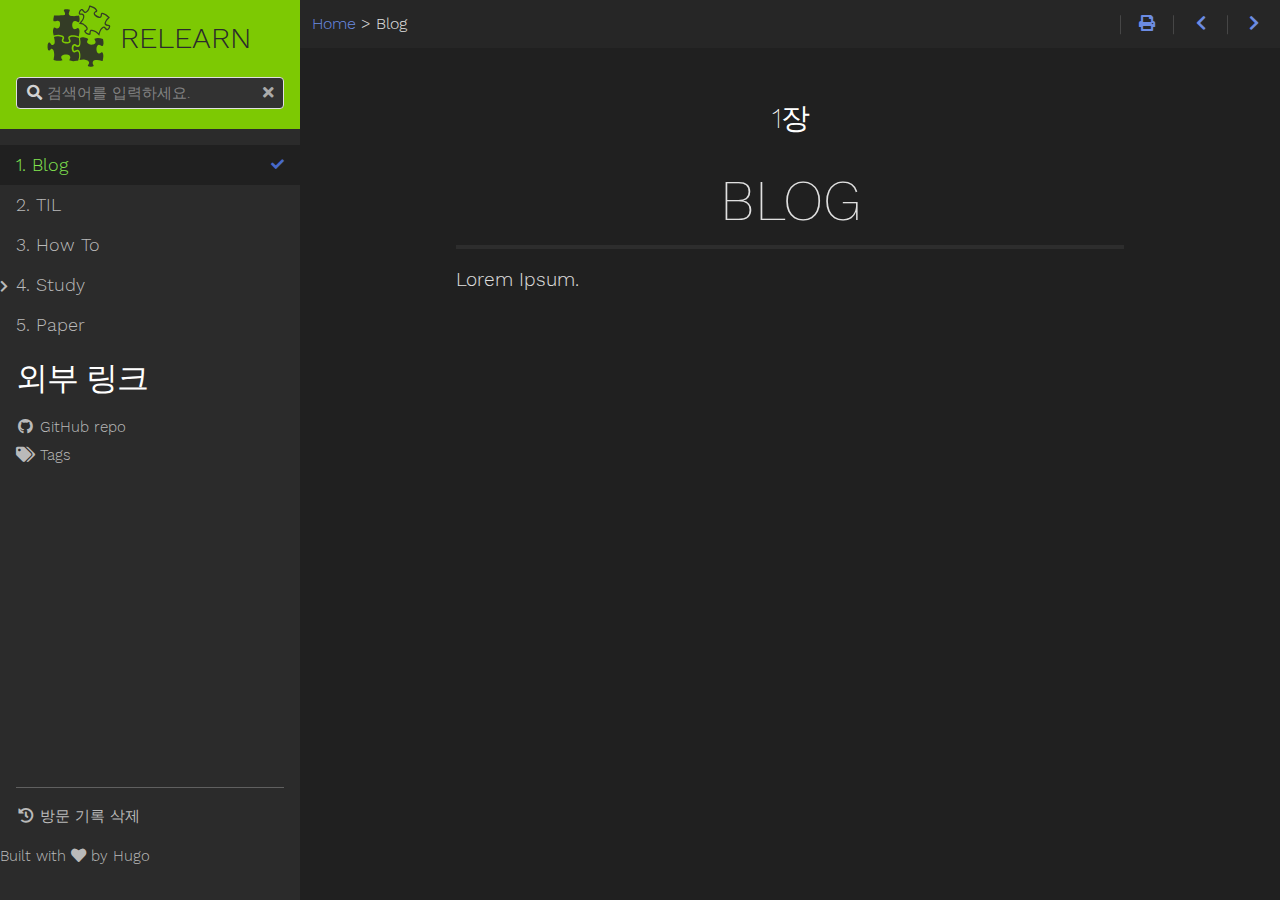
<file: 1.blog/index.html>
<!DOCTYPE html>
<html lang="kr">
  <head>
    <meta charset="utf-8">
    <meta name="viewport" content="height=device-height, width=device-width, initial-scale=1.0, minimum-scale=1.0">
    <meta name="generator" content="Hugo 0.101.0">
    <meta name="generator" content="Relearn 5.2.3+tip">
    <meta name="description" content="Documentation for Hugo Relearn Theme">
    <meta name="author" content="Sören Weber">
    <title>Blog :: The Hitchhiker&#39;s Guide To The Code</title>
    <link href="/1.blog/index.xml" rel="alternate" type="application/rss+xml" title="The Hitchhiker&#39;s Guide To The Code">
    <link href="/1.blog/index.print.html" rel="alternate" type="text/html" title="The Hitchhiker&#39;s Guide To The Code">
    <!-- https://github.com/filamentgroup/loadCSS/blob/master/README.md#how-to-use -->
    <link href="/css/fontawesome-all.min.css?1663053732" rel="stylesheet" media="print" onload="this.media='all';this.onload=null;"><noscript><link href="/css/fontawesome-all.min.css?1663053732" rel="stylesheet"></noscript>
    <link href="/css/featherlight.min.css?1663053732" rel="stylesheet" media="print" onload="this.media='all';this.onload=null;"><noscript><link href="/css/featherlight.min.css?1663053732" rel="stylesheet"></noscript>
    <link href="/css/auto-complete.css?1663053732" rel="stylesheet" media="print" onload="this.media='all';this.onload=null;"><noscript><link href="/css/auto-complete.css?1663053732" rel="stylesheet"></noscript>
    <link href="/css/perfect-scrollbar.min.css?1663053732" rel="stylesheet">
    <link href="/css/nucleus.css?1663053732" rel="stylesheet">
    <link href="/css/fonts.css?1663053732" rel="stylesheet" media="print" onload="this.media='all';this.onload=null;"><noscript><link href="/css/fonts.css?1663053732" rel="stylesheet"></noscript>
    <link href="/css/theme.css?1663053732" rel="stylesheet">
    <link href="/css/theme-relearn-dark.css?1663053732" rel="stylesheet" id="variant-style">
    <link href="/css/ie.css?1663053732" rel="stylesheet">
    <link href="/css/variant.css?1663053732" rel="stylesheet">
    <link href="/css/print.css?1663053732" rel="stylesheet" media="print">
    <script src="/js/variant.js?1663053732"></script>
    <script>
      // hack to let hugo tell us how to get to the root when using relativeURLs, it needs to be called *url= for it to do its magic:
      // https://github.com/gohugoio/hugo/blob/145b3fcce35fbac25c7033c91c1b7ae6d1179da8/transform/urlreplacers/absurlreplacer.go#L72
      var index_url="/index.json";
      var root_url="/";
      var baseUri=root_url.replace(/\/$/, '');
      // translations
      window.T_Copy_to_clipboard = '클립보드에 복사';
      window.T_Copied_to_clipboard = '클립보드에 복사됐습니다!';
      window.T_Copy_link_to_clipboard = '링크를 클립보드에 복사';
      window.T_Link_copied_to_clipboard = '클립보드에 링크가 복사됐습니다!';
      // some further base stuff
      var baseUriFull='https:\/\/the-hitchhikers-guide-to-the-code.github.io/';
      window.variants && variants.init( [ 'relearn-dark' ] );
    </script>
    <script src="/js/jquery.min.js?1663053732" defer></script>
  </head>
  <body class="mobile-support html" data-url="/1.blog/">
    <div id="body" class="default-animation">
      <div id="sidebar-overlay"></div>
      <div id="toc-overlay"></div>
      <nav id="topbar" class="highlightable">
        <div>
          <div class="navigation">
             <a class="nav nav-next" href="/2.til/" title="Today I Learned (&#129106;)"><i class="fas fa-chevron-right fa-fw"></i></a>
          </div>
          <div class="navigation">
             <a class="nav nav-prev" href="/" title="Home (&#129104;)"><i class="fas fa-chevron-left fa-fw"></i></a>
          </div>
          <div id="top-print-link">
            <a class="print-link" title='전체 장 인쇄 (CTRL+ALT+p)' href="/1.blog/index.print.html">
              <i class="fas fa-print fa-fw"></i>
            </a>
          </div>
          <div id="breadcrumbs">
            <span id="sidebar-toggle-span">
              <a href="#" id="sidebar-toggle" title='메뉴 (CTRL+ALT+m)'><i class="fas fa-bars fa-fw"></i></a>
            </span>
            <ol class="links" itemscope itemtype="http://schema.org/BreadcrumbList">
              <meta itemprop="itemListOrder" content="Descending" />
              <li itemscope itemtype="https://schema.org/ListItem" itemprop="itemListElement"><meta itemprop="position" content="2" /><a itemprop="item" href="/"><span itemprop="name">Home</span></a> > </li>
              <li itemscope itemtype="https://schema.org/ListItem" itemprop="itemListElement"><meta itemprop="position" content="1" /><a itemprop="item" href="/1.blog/" aria-disabled="true"><span itemprop="name">Blog</span></a></li>
            </ol>
          </div>
        </div>
      </nav>
      <main id="body-inner" class="highlightable chapter narrow" tabindex="-1">
        <div class="flex-block-wrapper">
          <div id="head-tags">
          </div>
          <article class="chapter">
<div class="article-subheading">1장</div>
<h1>Blog</h1>

<p>Lorem Ipsum.</p>

            <footer class="footline">
            </footer>
          </article>
        </div>
      </main>
<script src="https://utteranc.es/client.js"
        repo="The-hitchhikers-guide-to-the-code/the-hitchhikers-guide-to-the-code.github.io"
        issue-term="pathname"
        theme="github-dark"
        crossorigin="anonymous"
        async>
</script>
    </div>
    <aside id="sidebar" class="default-animation showVisitedLinks">
      <div id="header-wrapper" class="default-animation">
        <div id="header" class="default-animation">
<style>
    #logo svg,
    #logo svg * {
        color: #282828;
        color: var(--MENU-SECTIONS-BG-color);
        fill: #282828 !important;
        fill: var(--MENU-SECTIONS-BG-color) !important;
        opacity: .945;
    }
    a#logo {
        color: #282828;
        color: var(--MENU-SECTIONS-BG-color);
        font-family: 'Work Sans', 'Helvetica', 'Tahoma', 'Geneva', 'Arial', sans-serif;
        font-size: 30px;
        font-weight: 300;
        margin-top: -13px;
        max-width: 60%;
        text-transform: uppercase;
        width: 226px;
        white-space: nowrap;
    }
    a#logo:hover {
        color: #282828;
        color: var(--MENU-SECTIONS-BG-color);
    }
    #logo svg {
        margin-bottom: -20px;
        margin-left: -23.5px;
        width: 40.5%;
    }
    @media only all and (max-width: 59.938em) {
        a#logo {
            font-size: 25px;
            margin-top: -3px;
        }
        #logo svg {
            margin-bottom: -12px;
            margin-left: -23px;
        }
    }
    @media all and (-ms-high-contrast:none) {
    /* IE11s understanding of positioning is weird at best */
    a#logo {
        margin-top: -58px;
    }
    #logo svg {
        margin-bottom: -62px;
    }
    }
</style>
<a id="logo" href="/">
<svg xmlns="http://www.w3.org/2000/svg" viewBox="0 0 64.044 64.044">
    <path d="M46.103 136.34c-.642-.394-1.222-2.242-1.98-2.358-.76-.117-1.353.506-1.618 1.519-.266 1.012-.446 4.188.173 5.538.213.435.482.787 1.03.845.547.057.967-.504 1.45-1.027.482-.523.437-.9 1.142-.612.705.289 1.051.4 1.586 1.229.535.828 1.085 4.043.868 5.598-.241 1.458-.531 2.8-.59 4.088.26.075.517.148.772.217 2.68.724 5.373 1.037 7.873.02.001-.028.01-.105.008-.11-.048-.165-.18-.41-.36-.698-.18-.29-.414-.645-.586-1.114a3.212 3.212 0 0 1-.125-1.735c.056-.21.153-.342.249-.475 1.237-1.193 2.932-1.373 4.244-1.384.557-.004 1.389.016 2.198.255.809.239 1.706.724 2.068 1.843.187.578.114 1.17-.043 1.623-.153.438-.369.783-.545 1.091-.178.31-.329.6-.401.821-.007.02-.003.071-.005.094 2.256 1.008 4.716.91 7.189.398.55-.114 1.11-.247 1.673-.377.344-1.085.678-2.145.852-3.208.124-.752.158-2.311-.078-3.538-.118-.613-.306-1.15-.52-1.489-.221-.349-.413-.501-.747-.538-.243-.027-.51.013-.796.098-.67.223-1.33.606-1.966.76l-.008.002-.109.032c-.556.152-1.233.158-1.797-.36-.556-.51-.89-1.367-1.117-2.596-.283-1.528-.075-3.279.89-4.518l.071-.09h.07c.65-.71 1.485-.802 2.16-.599.706.213 1.333.629 1.772.84.736.354 1.185.319 1.475.171.291-.148.5-.439.668-.955.332-1.017.301-2.819.022-4.106-.148-.684-.13-1.292-.13-1.883-1.558-.463-3.067-.982-4.574-1.208-1.128-.169-2.263-.173-3.298.164-.13.046-.256.095-.38.15-.373.164-.633.342-.805.52-.077.098-.081.105-.087.21-.004.068.031.289.13.571.1.282.256.634.467 1.03.279.524.448 1.063.431 1.618a2.12 2.12 0 0 1-.499 1.309 1.757 1.757 0 0 1-.62.51h-.002c-.515.291-1.107.404-1.723.464-.86.083-1.787.026-2.598-.097-.806-.123-1.47-.28-1.948-.555-.444-.256-.79-.547-1.037-.925a2.273 2.273 0 0 1-.356-1.301c.029-.837.403-1.437.625-1.897.111-.23.191-.433.236-.583.045-.15.044-.25.046-.24-.005-.029-.127-.355-1.015-.741-1.138-.495-2.322-.673-3.533-.668h-.015a9.711 9.711 0 0 0-.521.016h-.002c-1.163.057-2.35.308-3.541.569.383 1.531.79 2.753.818 4.502-.096 1.297.158 2.114-1.03 2.935-.85.588-1.508.729-2.15.335" style="fill:#282828;fill-opacity:1;stroke:none;stroke-width:1.03763;stroke-miterlimit:4;stroke-dasharray:none;stroke-opacity:1" transform="translate(-40.698 -95.175)"/>
    <path d="M61.472 101.34v.002c-.3-.003-.603.01-.894.04-.544.055-1.39.165-1.778.306-1.238.364.13 2.344.41 2.913.28.569.285 2.03.14 2.134-.144.103-.375.261-.934.345-.56.084.03-.037-1.589.086-1.62.122-5.506.29-8.265.248-.022.26-.036.521-.097.808-.309 1.442-.63 3.163-.494 4.074.071.473.168.65.414.8.23.14.737.235 1.62-.004.834-.227 1.3-.442 1.887-.456.595-.016 1.555.472 1.965.717.411.245-.03-.008.002 0s.128.05.176.102c.049.053-.276-.523.104.199.379.721.72 3.256.002 4.68-.46.913-1.01 1.49-1.64 1.711-.63.22-1.229.067-1.734-.135-.881-.353-1.584-.7-2.205-.647-1.199 1.94-1.186 4.17-.6 6.602.097.397.212.814.327 1.23 2.68-.556 5.542-1.016 8.337.132 1.064.437 1.73 1.015 1.902 1.857.169.831-.193 1.508-.438 1.986-.122.238-.23.46-.307.642-.07.164-.096.28-.104.324.069.429.309.723.686.945.385.227.89.355 1.35.423.723.104 1.567.152 2.287.086.693-.064 1.032-.338 1.241-.544a2.447 2.447 0 0 0 .303-.437.175.175 0 0 0 .013-.035c-.004-.066-.037-.246-.195-.527-.46-.816-.87-1.595-.817-2.51.028-.476.218-.938.529-1.288.304-.343.698-.586 1.186-.79 1.442-.606 2.96-.609 4.372-.409 1.525.216 2.963.679 4.378 1.083.226-2.09.784-3.9.592-5.77-.058-.565-.287-1.333-.598-1.827-.32-.508-.59-.717-1.036-.642-.648.11-1.472.935-2.707 1.078-.791.092-1.494-.267-1.95-.86-.45-.583-.678-1.335-.78-2.101-.202-1.525.031-3.229.89-4.27.615-.747 1.45-.887 2.15-.74.687.145 1.307.492 1.857.745v-.002c.546.252 1.033.388 1.281.344a.547.547 0 0 0 .353-.188c.113-.124.242-.35.384-.75.604-1.712.206-3.68-.303-5.654-.667.145-1.336.293-2.018.413-1.341.236-2.73.392-4.136.273-.656-.055-1.695-.085-2.58-.476-.442-.195-.903-.514-1.157-1.093-.259-.591-.205-1.313.08-2.014.223-.64 1.082-2.178.692-2.585-.391-.407-1.651-.56-2.554-.571z" style="fill:#282828;fill-opacity:1;stroke:none;stroke-width:.992837;stroke-miterlimit:4;stroke-dasharray:none;stroke-opacity:1" transform="translate(-40.698 -95.175)"/>
    <path d="M83.128 98.116c-.484 1.875-1.057 3.757-2.486 5.033-.638.57-1.13.666-1.483.548-.401-.134-.715-.506-1.058-.973-.338-.461-.655-.97-1.076-1.332-.192-.165-.404-.315-.683-.38-.279-.066-.599-.02-.9.102-.489.196-.89.58-1.28 1.047a6.1 6.1 0 0 0-.985 1.632c-.234.591-.356 1.174-.277 1.713.072.487.392.977.905 1.185.463.187.926.156 1.36.154.433 0 .843.01 1.242.147.55.189.79.736.822 1.368.034.66-.145 1.412-.393 1.988l-.008.021c-.74 1.705-1.946 2.893-3.004 4.349l-.664.915.979.099c.924.092 1.788.26 2.468.675.46.281 1.806 1.205 2.794 2.222.497.513.888 1.031 1.047 1.502.078.231.095.422.05.6a.93.93 0 0 1-.345.474c-.301.223-.606.395-.864.532l-.354.186c-.107.058-.189.087-.345.228a.637.637 0 0 1 .062-.045l-.064.041-.209.236-.103.343s.003.126.007.152c.003.017.003.007.004.015v.002c.016.195.061.307.133.476a4.1 4.1 0 0 0 .32.596 5.7 5.7 0 0 0 2.8 2.258c.284.108.908.321 1.548.36.33.02.59.015.912-.13h.002c.08-.037.228-.095.382-.281.153-.186.19-.355.212-.445l.019-.075.003-.078c.023-.585-.037-1.296.072-1.899.153-.657.435-.956 1.009-.909 2.771.239 4.74 1.955 6.693 3.83l.742.714.279-1.155c.55-2.29 1.093-4.464 2.928-5.977.692-.57 1.184-.642 1.527-.509.39.151.676.536.996.995.319.458.605.926 1.07 1.212.194.119.464.232.784.209.32-.024.638-.163.988-.384 1.022-.645 1.778-1.756 2.086-2.942.136-.522.102-.991-.046-1.301-.158-.334-.433-.553-.754-.707-.653-.314-1.468-.373-2.094-.486-.825-.15-1.22-.475-1.345-.878-.13-.417 0-.953.335-1.61.6-1.173 1.887-2.602 3.13-3.911l.498-.526-.449-.432c-1.545-1.49-3.163-3.01-5.252-3.715h-.002c-.473-.16-1.097-.413-1.73-.424h-.003c-.311-.004-.596.04-.883.24v.002c-.22.155-.483.537-.583.937l-.008.036-.006.038c-.116.773-.06 1.467-.217 1.995-.063.212-.198.418-.359.507-.202.111-.492.153-.976.072-.582-.097-1.978-.69-3.021-1.503-.523-.407-.934-.85-1.117-1.3a1.153 1.153 0 0 1-.083-.63c.03-.184.1-.477.308-.593.21-.116.941-.32 1.377-.642h.002c.192-.141.403-.367.518-.64.114-.275.127-.526.123-.774-.006-.142-.036-.192-.08-.3a8.417 8.417 0 0 0-3-3.027c-1.226-.725-2.585-1.135-3.927-1.539-.434-.12-.844-.111-1.02.466zm.912.947c1.186.364 2.357.718 3.345 1.303 1.035.612 1.864 1.488 2.507 2.528-.514.263-1.095.5-1.44.79-.345.29-.729.914-.815 1.434-.084.509 0 .968.155 1.347.301.74.85 1.276 1.44 1.735 1.18.92 2.554 1.545 3.47 1.698.604.1 1.186.088 1.739-.216.594-.327.935-.911 1.088-1.427.264-.884.193-1.664.262-2.17h.1c.3.006.926.206 1.417.371 1.646.554 3.044 1.773 4.431 3.089-1.102 1.174-2.222 2.423-2.888 3.73-.42.823-.73 1.789-.453 2.687.283.913 1.1 1.415 2.138 1.603.691.126 1.472.226 1.84.403.19.091.258.182.278.223.03.064.058.075-.023.387-.21.804-.761 1.598-1.413 2.01-.247.155-.365.183-.407.187-.042.003-.061.002-.172-.066-.144-.088-.455-.473-.772-.929-.317-.454-.714-1.07-1.452-1.356-.783-.304-1.776-.022-2.713.75-1.942 1.6-2.626 3.764-3.146 5.8-1.802-1.676-3.772-3.138-6.589-3.517h-.002c-.346-.095-1.013-.031-1.293.143-.735.501-1.005 1.132-1.168 2.007-.125.69-.082 1.216-.074 1.659-.055.006-.046.01-.104.006-.42-.026-1.035-.215-1.244-.295-.947-.361-1.774-1.006-2.314-1.857-.054-.085-.072-.132-.109-.2l.027-.016c.284-.15.656-.36 1.045-.648.44-.327.789-.798.93-1.35a2.4 2.4 0 0 0-.068-1.379c-.254-.751-.753-1.353-1.295-1.911-1.09-1.124-2.452-2.049-2.99-2.378-.609-.372-1.303-.44-1.981-.56.875-1.094 1.878-2.251 2.596-3.921.294-.823.543-1.907.513-2.658-.049-.97-.489-2.013-1.52-2.367-.579-.2-1.131-.204-1.58-.203-.45.002-.786-.006-.97-.08h-.002c-.264-.107-.236-.108-.268-.33-.025-.17.021-.553.183-.962a4.67 4.67 0 0 1 .725-1.192c.29-.348.617-.59.705-.626.142-.057.176-.05.22-.04.045.011.127.052.263.17.235.201.56.671.92 1.161.354.484.791 1.08 1.543 1.33.8.267 1.784-.052 2.671-.846 1.594-1.424 2.235-3.317 2.714-5.051zm11.705 7.023c-.02.014.042-.002.042 0l-.008.035c.05-.2-.028-.04-.034-.035zM79.472 122.45a.198.198 0 0 1 .005.023v.014c-.002-.01-.003-.03-.005-.037zm-.29.732-.006.01-.044.027c.016-.01.033-.024.05-.036z" style="color:#000;fill:#282828;stroke-width:1.02352;-inkscape-stroke:none" transform="translate(-40.698 -95.175)"/>
    <path d="M76.694 128.845c-.85-.012-1.668.253-2.434.67-.01.592-.015 1.17.109 1.772.323 1.573.422 3.553-.07 5.147-.247.804-.684 1.535-1.347 1.891-.663.356-1.467.296-2.362-.159-.522-.266-1.059-.62-1.487-.757-.223-.072-.392-.096-.522-.069-.13.027-.232.094-.362.27-.53.719-.681 1.823-.497 2.876.177 1.012.418 1.438.543 1.56.143.137.26.154.604.055.548-.158 1.523-.857 2.573-.972l.02-.002.5.058c.686.081 1.247.562 1.622 1.19.372.62.591 1.37.73 2.136.279 1.532.25 3.16.083 4.232-.14.91-.394 1.72-.632 2.53 1.719-.385 3.485-.692 5.307-.36 1.174.214 2.749.574 3.762 1.977l.088.122.046.159c.162.551.16 1.114.024 1.578-.13.45-.348.772-.533 1.023-.181.246-.336.444-.437.606-.102.16-.141.275-.145.336-.01.17 0 .197.07.315.057.1.186.242.39.366.408.246 1.106.414 1.843.45a7.842 7.842 0 0 0 2.174-.21 4.28 4.28 0 0 0 .822-.296c.218-.106.385-.242.377-.233l.029-.031c.025-.035.05-.072.05-.068 0-.004 0-.017-.003-.05a2.733 2.733 0 0 0-.21-.579c-.26-.548-.839-1.333-.822-2.46.01-.657.27-1.21.598-1.576.32-.357.696-.575 1.074-.736.759-.323 1.57-.418 2.054-.458 1.653-.136 3.252.296 4.755.765.457.142.905.29 1.352.434.325-2.258.902-4.247.598-6.217-.071-.46-.25-1.169-.486-1.684-.238-.518-.495-.762-.675-.779-.351-.032-.716.14-1.174.418-.457.277-1.005.665-1.695.742-.745.082-1.406-.291-1.84-.908-.428-.608-.653-1.394-.754-2.196-.203-1.596.016-3.377.794-4.493.568-.813 1.358-.984 2.024-.835.65.146 1.243.51 1.769.779.524.267.99.413 1.237.365a.527.527 0 0 0 .346-.2c.11-.132.235-.373.37-.798.612-1.918.27-3.894-.246-6.054-2.815-.851-5.49-1.534-8.089-.267a.727.727 0 0 0-.223.148c-.024.028-.018.021-.026.056.001-.003-.01.178.07.44.162.522.611 1.29.911 1.978l.004.009.029.063.024.084V133c.162.635.016 1.297-.274 1.727-.272.404-.618.636-.952.81-.675.353-1.399.484-1.724.533a5.888 5.888 0 0 1-3.973-.795c-.512-.311-.876-.594-1.133-1.02-.282-.466-.318-1.084-.172-1.557.252-.814.715-1.266.971-1.89a.663.663 0 0 0 .047-.14c.001-.013 0-.006-.007-.037a.761.761 0 0 0-.184-.268c-.264-.267-.865-.595-1.54-.826-1.356-.462-3.07-.659-3.583-.686-.062-.002-.121-.006-.178-.006z" style="fill:#282828;fill-opacity:1;stroke:none;stroke-width:.991342;stroke-miterlimit:4;stroke-dasharray:none;stroke-opacity:1" transform="translate(-40.698 -95.175)"/>
</svg>
Relearn
</a>
        </div>
        <div class="searchbox default-animation">
          <label for="search-by"><i class="fas fa-search"></i></label>
          <input data-search-input id="search-by" type="search" placeholder="검색어를 입력하세요.">
          <span data-search-clear=""><i class="fas fa-times"></i></span>
        </div>
        <script>
          var contentLangs=[];
        </script>
        <script src="/js/auto-complete.js?1663053732" defer></script>
        <script src="/js/lunr.min.js?1663053732" defer></script>
        <script src="/js/lunr.stemmer.support.min.js?1663053732" defer></script>
        <script src="/js/lunr.multi.min.js?1663053732" defer></script>
        <script src="/js/search.js?1663053732" defer></script>
      </div>
      <div id="content-wrapper" class="highlightable">
        <ul class="topics collapsible-menu">
          <li data-nav-id="/1.blog/" title="Blog" class="dd-item active"><a href="/1.blog/">1. Blog<i class="fas fa-check read-icon"></i></a></li>
          <li data-nav-id="/2.til/" title="Today I Learned" class="dd-item"><a href="/2.til/">2. TIL<i class="fas fa-check read-icon"></i></a></li>
          <li data-nav-id="/3.howto/" title="HowTo" class="dd-item"><a href="/3.howto/">3. How To<i class="fas fa-check read-icon"></i></a></li>
          <li data-nav-id="/4.study/" title="Study" class="dd-item"><input type="checkbox" id="section-4bb00e0d7b9bf424d053e9d7e0a97436" class="toggle"/><label for="section-4bb00e0d7b9bf424d053e9d7e0a97436" ></label><a href="/4.study/">4. Study<i class="fas fa-check read-icon"></i></a><ul>
          <li data-nav-id="/4.study/4.1book/" title="Book" class="dd-item alwaysopen"><input type="checkbox" id="section-5265c2c160ab7035115807decd967331" class="toggle" checked/><label for="section-5265c2c160ab7035115807decd967331" ></label><a href="/4.study/4.1book/">4.1 From Book<i class="fas fa-check read-icon"></i></a><ul>
          <li data-nav-id="/4.study/4.1book/4.1.1springbootmsa/" title="스프링 부트를 활용한 마이크로 서비스 개발" class="dd-item"><a href="/4.study/4.1book/4.1.1springbootmsa/">4.1.1 스프링 부트를 활용한 마이크로 서비스 개발<i class="fas fa-check read-icon"></i></a></li></ul></li>
          <li data-nav-id="/4.study/4.2csbasic/" title="Computer Science" class="dd-item alwaysopen"><input type="checkbox" id="section-b003adcdd6365f8cd9dd23a83f1e82ba" class="toggle" checked/><label for="section-b003adcdd6365f8cd9dd23a83f1e82ba" ></label><a href="/4.study/4.2csbasic/">4.2 Computer Science<i class="fas fa-check read-icon"></i></a><ul>
          <li data-nav-id="/4.study/4.2csbasic/algorithm/" title="Algorithm" class="dd-item"><a href="/4.study/4.2csbasic/algorithm/">4.2.1. Algorithm<i class="fas fa-check read-icon"></i></a></li>
          <li data-nav-id="/4.study/4.2csbasic/datastructure/" title="DataStructure" class="dd-item"><a href="/4.study/4.2csbasic/datastructure/">DataStructure<i class="fas fa-check read-icon"></i></a></li>
          <li data-nav-id="/4.study/4.2csbasic/computerstructure/" title="ComputerStructure" class="dd-item"><a href="/4.study/4.2csbasic/computerstructure/">ComputerStructure<i class="fas fa-check read-icon"></i></a></li>
          <li data-nav-id="/4.study/4.2csbasic/os/" title="Operating System" class="dd-item"><a href="/4.study/4.2csbasic/os/">Operating System<i class="fas fa-check read-icon"></i></a></li>
          <li data-nav-id="/4.study/4.2csbasic/pl/" title="Programming Language" class="dd-item"><a href="/4.study/4.2csbasic/pl/">Programming Language<i class="fas fa-check read-icon"></i></a></li></ul></li></ul></li>
          <li data-nav-id="/5.paper/" title="Paper" class="dd-item"><a href="/5.paper/">5. Paper<i class="fas fa-check read-icon"></i></a></li>
        </ul>
        <div id="shortcuts">
          <div class="nav-title">외부 링크</div>
          <ul>
            <li><a class="padding" href="https://github.com/orgs/The-hitchhikers-guide-to-the-code/dashboard"><i class='fab fa-fw fa-github'></i> GitHub repo</a></li>
            <li><a class="padding" href="/tags/"><i class='fas fa-fw fa-tags'></i> Tags</a></li>
          </ul>
        </div>
        <div class="footermargin footerLangSwitch footerVariantSwitch footerVisitedLinks footerFooter showVisitedLinks showFooter"></div>
        <hr class="default-animation footerLangSwitch footerVariantSwitch footerVisitedLinks footerFooter showVisitedLinks showFooter"/>
        <div id="prefooter" class="footerLangSwitch footerVariantSwitch footerVisitedLinks showVisitedLinks">
          <ul>
            <li id="select-language-container" class="footerLangSwitch">
              <a class="padding select-container">
                <i class="fas fa-language fa-fw"></i>
                <span>&nbsp;</span>
                <div class="select-style">
                  <select id="select-language" onchange="location = baseUri + this.value;">
                  </select>
                </div>
                <div class="select-clear"></div>
              </a>
            </li>
            <li id="select-variant-container" class="footerVariantSwitch">
              <a class="padding select-container">
                <i class="fas fa-paint-brush fa-fw"></i>
                <span>&nbsp;</span>
                <div class="select-style">
                  <select id="select-variant" onchange="window.variants && variants.changeVariant( this.value );">
                    <option id="relearn-dark" value="relearn-dark" selected>Relearn Dark</option>
                  </select>
                </div>
                <div class="select-clear"></div>
              </a>
              <script>window.variants && variants.markSelectedVariant();</script>
            </li>
            <li class="footerVisitedLinks showVisitedLinks"><a class="padding" onclick="clearHistory();"><i class="fas fa-history fa-fw"></i> 방문 기록 삭제</a></li>
          </ul>
        </div>
        <div id="footer" class="footerFooter showFooter">
	    <p>Built with <a href="https://github.com/McShelby/hugo-theme-relearn"><i class="fas fa-heart"></i></a> by <a href="https://gohugo.io/">Hugo</a></p>
        </div>
      </div>
    </aside>
    <script src="/js/clipboard.min.js?1663053732" defer></script>
    <script src="/js/perfect-scrollbar.min.js?1663053732" defer></script>
    <script src="/js/featherlight.min.js?1663053732" defer></script>
    <script src="/js/theme.js?1663053732" defer></script>
  </body>
</html>
</file>
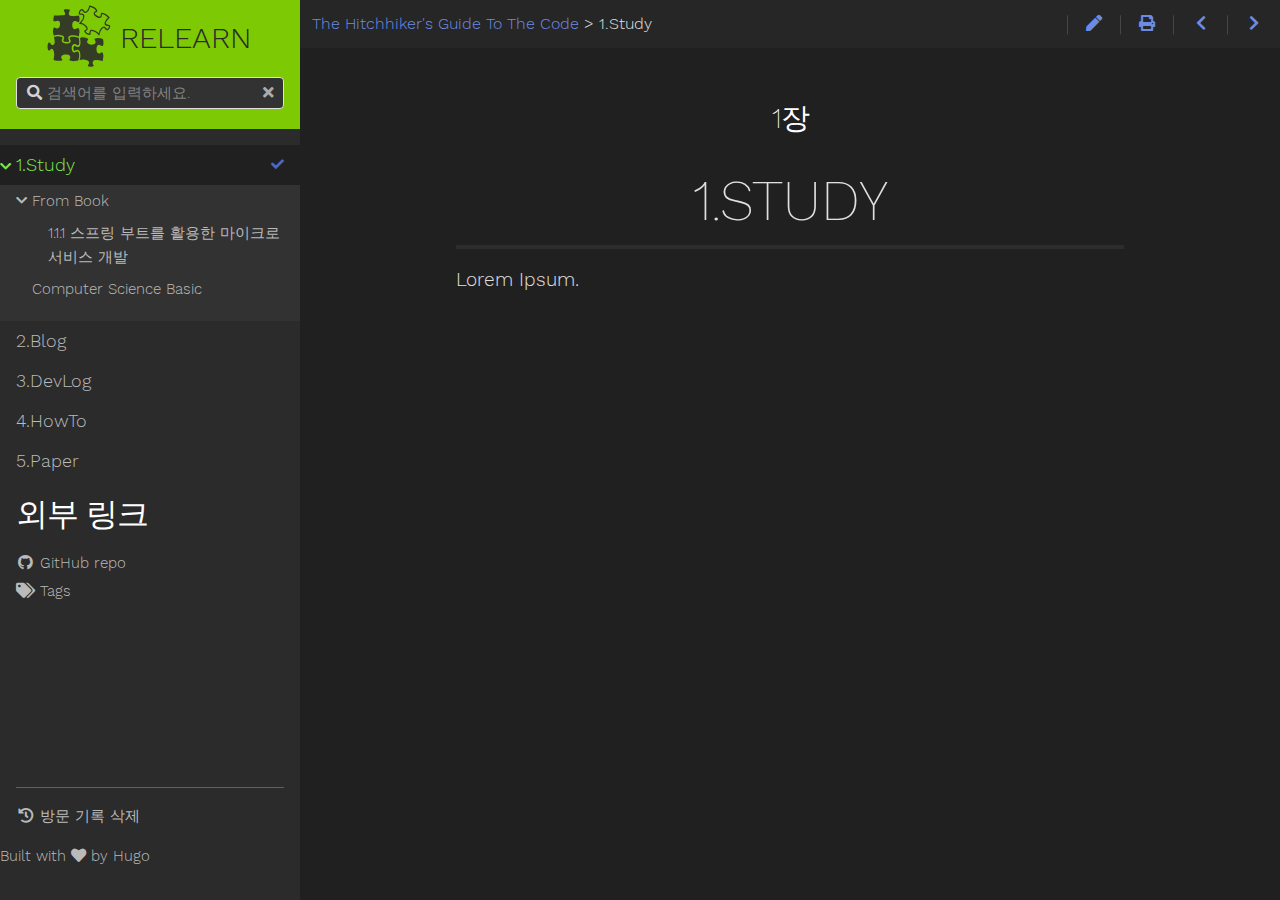
<file: 1.study/index.html>
<!DOCTYPE html>
<html lang="kr">
  <head>
    <meta charset="utf-8">
    <meta name="viewport" content="height=device-height, width=device-width, initial-scale=1.0, minimum-scale=1.0">
    <meta name="generator" content="Hugo 0.101.0">
    <meta name="generator" content="Relearn 5.2.3+tip">
    <meta name="description" content="Documentation for Hugo Relearn Theme">
    <meta name="author" content="Sören Weber">
    <title>1.Study :: The Hitchhiker&#39;s Guide To The Code</title>
    <link href="/1.study/index.xml" rel="alternate" type="application/rss+xml" title="The Hitchhiker&#39;s Guide To The Code">
    <link href="/1.study/index.print.html" rel="alternate" type="text/html" title="The Hitchhiker&#39;s Guide To The Code">
    <!-- https://github.com/filamentgroup/loadCSS/blob/master/README.md#how-to-use -->
    <link href="/css/fontawesome-all.min.css?1663043430" rel="stylesheet" media="print" onload="this.media='all';this.onload=null;"><noscript><link href="/css/fontawesome-all.min.css?1663043430" rel="stylesheet"></noscript>
    <link href="/css/featherlight.min.css?1663043430" rel="stylesheet" media="print" onload="this.media='all';this.onload=null;"><noscript><link href="/css/featherlight.min.css?1663043430" rel="stylesheet"></noscript>
    <link href="/css/auto-complete.css?1663043430" rel="stylesheet" media="print" onload="this.media='all';this.onload=null;"><noscript><link href="/css/auto-complete.css?1663043430" rel="stylesheet"></noscript>
    <link href="/css/perfect-scrollbar.min.css?1663043430" rel="stylesheet">
    <link href="/css/nucleus.css?1663043430" rel="stylesheet">
    <link href="/css/fonts.css?1663043430" rel="stylesheet" media="print" onload="this.media='all';this.onload=null;"><noscript><link href="/css/fonts.css?1663043430" rel="stylesheet"></noscript>
    <link href="/css/theme.css?1663043430" rel="stylesheet">
    <link href="/css/theme-relearn-dark.css?1663043430" rel="stylesheet" id="variant-style">
    <link href="/css/ie.css?1663043430" rel="stylesheet">
    <link href="/css/variant.css?1663043430" rel="stylesheet">
    <link href="/css/print.css?1663043430" rel="stylesheet" media="print">
    <script src="/js/variant.js?1663043430"></script>
    <script>
      // hack to let hugo tell us how to get to the root when using relativeURLs, it needs to be called *url= for it to do its magic:
      // https://github.com/gohugoio/hugo/blob/145b3fcce35fbac25c7033c91c1b7ae6d1179da8/transform/urlreplacers/absurlreplacer.go#L72
      var index_url="/index.json";
      var root_url="/";
      var baseUri=root_url.replace(/\/$/, '');
      // translations
      window.T_Copy_to_clipboard = '클립보드에 복사';
      window.T_Copied_to_clipboard = '클립보드에 복사됐습니다!';
      window.T_Copy_link_to_clipboard = '링크를 클립보드에 복사';
      window.T_Link_copied_to_clipboard = '클립보드에 링크가 복사됐습니다!';
      // some further base stuff
      var baseUriFull='https:\/\/the-hitchhikers-guide-to-the-code.github.io/';
      window.variants && variants.init( [ 'relearn-dark' ] );
    </script>
    <script src="/js/jquery.min.js?1663043430" defer></script>
  </head>
  <body class="mobile-support html" data-url="/1.study/">
    <div id="body" class="default-animation">
      <div id="sidebar-overlay"></div>
      <div id="toc-overlay"></div>
      <nav id="topbar" class="highlightable">
        <div>
          <div class="navigation">
             <a class="nav nav-next" href="/1.study/1.1book/" title="Book (&#129106;)"><i class="fas fa-chevron-right fa-fw"></i></a>
          </div>
          <div class="navigation">
             <a class="nav nav-prev" href="/" title="The Hitchhiker&#39;s Guide To The Code (&#129104;)"><i class="fas fa-chevron-left fa-fw"></i></a>
          </div>
          <div id="top-print-link">
            <a class="print-link" title='전체 장 인쇄 (CTRL+ALT+p)' href="/1.study/index.print.html">
              <i class="fas fa-print fa-fw"></i>
            </a>
          </div>
          <div id="top-github-link">
            <a class="github-link" title='편집 (CTRL+ALT+e)' href="https://github.com/McShelby/hugo-theme-relearn/edit/main/exampleSite/content/1.Study/_index.md" target="blank">
              <i class="fas fa-pen fa-fw"></i>
            </a>
          </div>
          <div id="breadcrumbs">
            <span id="sidebar-toggle-span">
              <a href="#" id="sidebar-toggle" title='메뉴 (CTRL+ALT+m)'><i class="fas fa-bars fa-fw"></i></a>
            </span>
            <ol class="links" itemscope itemtype="http://schema.org/BreadcrumbList">
              <meta itemprop="itemListOrder" content="Descending" />
              <li itemscope itemtype="https://schema.org/ListItem" itemprop="itemListElement"><meta itemprop="position" content="2" /><a itemprop="item" href="/"><span itemprop="name">The Hitchhiker&#39;s Guide To The Code</span></a> > </li>
              <li itemscope itemtype="https://schema.org/ListItem" itemprop="itemListElement"><meta itemprop="position" content="1" /><a itemprop="item" href="/1.study/" aria-disabled="true"><span itemprop="name">1.Study</span></a></li>
            </ol>
          </div>
        </div>
      </nav>
      <main id="body-inner" class="highlightable chapter narrow" tabindex="-1">
        <div class="flex-block-wrapper">
          <div id="head-tags">
          </div>
          <article class="chapter">
<div class="article-subheading">1장</div>
<h1>1.Study</h1>

<p>Lorem Ipsum.</p>

            <footer class="footline">
            </footer>
          </article>
        </div>
      </main>
    </div>
    <aside id="sidebar" class="default-animation showVisitedLinks">
      <div id="header-wrapper" class="default-animation">
        <div id="header" class="default-animation">
          <style>
            #logo svg,
            #logo svg * {
              color: #282828;
              color: var(--MENU-SECTIONS-BG-color);
              fill: #282828 !important;
              fill: var(--MENU-SECTIONS-BG-color) !important;
              opacity: .945;
            }
            a#logo {
              color: #282828;
              color: var(--MENU-SECTIONS-BG-color);
              font-family: 'Work Sans', 'Helvetica', 'Tahoma', 'Geneva', 'Arial', sans-serif;
              font-size: 30px;
              font-weight: 300;
              margin-top: -13px;
              max-width: 60%;
              text-transform: uppercase;
              width: 226px;
              white-space: nowrap;
            }
            a#logo:hover {
              color: #282828;
              color: var(--MENU-SECTIONS-BG-color);
            }
            #logo svg {
              margin-bottom: -20px;
              margin-left: -23.5px;
              width: 40.5%;
            }
            @media only all and (max-width: 59.938em) {
              a#logo {
                font-size: 25px;
                margin-top: -3px;
              }
              #logo svg {
                margin-bottom: -12px;
                margin-left: -23px;
              }
            }
            @media all and (-ms-high-contrast:none) {
              /* IE11s understanding of positioning is weird at best */
              a#logo {
                margin-top: -58px;
              }
              #logo svg {
                margin-bottom: -62px;
              }
            }
          </style>
          <a id="logo" href="/">
            <svg xmlns="http://www.w3.org/2000/svg" viewBox="0 0 64.044 64.044">
              <path d="M46.103 136.34c-.642-.394-1.222-2.242-1.98-2.358-.76-.117-1.353.506-1.618 1.519-.266 1.012-.446 4.188.173 5.538.213.435.482.787 1.03.845.547.057.967-.504 1.45-1.027.482-.523.437-.9 1.142-.612.705.289 1.051.4 1.586 1.229.535.828 1.085 4.043.868 5.598-.241 1.458-.531 2.8-.59 4.088.26.075.517.148.772.217 2.68.724 5.373 1.037 7.873.02.001-.028.01-.105.008-.11-.048-.165-.18-.41-.36-.698-.18-.29-.414-.645-.586-1.114a3.212 3.212 0 0 1-.125-1.735c.056-.21.153-.342.249-.475 1.237-1.193 2.932-1.373 4.244-1.384.557-.004 1.389.016 2.198.255.809.239 1.706.724 2.068 1.843.187.578.114 1.17-.043 1.623-.153.438-.369.783-.545 1.091-.178.31-.329.6-.401.821-.007.02-.003.071-.005.094 2.256 1.008 4.716.91 7.189.398.55-.114 1.11-.247 1.673-.377.344-1.085.678-2.145.852-3.208.124-.752.158-2.311-.078-3.538-.118-.613-.306-1.15-.52-1.489-.221-.349-.413-.501-.747-.538-.243-.027-.51.013-.796.098-.67.223-1.33.606-1.966.76l-.008.002-.109.032c-.556.152-1.233.158-1.797-.36-.556-.51-.89-1.367-1.117-2.596-.283-1.528-.075-3.279.89-4.518l.071-.09h.07c.65-.71 1.485-.802 2.16-.599.706.213 1.333.629 1.772.84.736.354 1.185.319 1.475.171.291-.148.5-.439.668-.955.332-1.017.301-2.819.022-4.106-.148-.684-.13-1.292-.13-1.883-1.558-.463-3.067-.982-4.574-1.208-1.128-.169-2.263-.173-3.298.164-.13.046-.256.095-.38.15-.373.164-.633.342-.805.52-.077.098-.081.105-.087.21-.004.068.031.289.13.571.1.282.256.634.467 1.03.279.524.448 1.063.431 1.618a2.12 2.12 0 0 1-.499 1.309 1.757 1.757 0 0 1-.62.51h-.002c-.515.291-1.107.404-1.723.464-.86.083-1.787.026-2.598-.097-.806-.123-1.47-.28-1.948-.555-.444-.256-.79-.547-1.037-.925a2.273 2.273 0 0 1-.356-1.301c.029-.837.403-1.437.625-1.897.111-.23.191-.433.236-.583.045-.15.044-.25.046-.24-.005-.029-.127-.355-1.015-.741-1.138-.495-2.322-.673-3.533-.668h-.015a9.711 9.711 0 0 0-.521.016h-.002c-1.163.057-2.35.308-3.541.569.383 1.531.79 2.753.818 4.502-.096 1.297.158 2.114-1.03 2.935-.85.588-1.508.729-2.15.335" style="fill:#282828;fill-opacity:1;stroke:none;stroke-width:1.03763;stroke-miterlimit:4;stroke-dasharray:none;stroke-opacity:1" transform="translate(-40.698 -95.175)"/>
              <path d="M61.472 101.34v.002c-.3-.003-.603.01-.894.04-.544.055-1.39.165-1.778.306-1.238.364.13 2.344.41 2.913.28.569.285 2.03.14 2.134-.144.103-.375.261-.934.345-.56.084.03-.037-1.589.086-1.62.122-5.506.29-8.265.248-.022.26-.036.521-.097.808-.309 1.442-.63 3.163-.494 4.074.071.473.168.65.414.8.23.14.737.235 1.62-.004.834-.227 1.3-.442 1.887-.456.595-.016 1.555.472 1.965.717.411.245-.03-.008.002 0s.128.05.176.102c.049.053-.276-.523.104.199.379.721.72 3.256.002 4.68-.46.913-1.01 1.49-1.64 1.711-.63.22-1.229.067-1.734-.135-.881-.353-1.584-.7-2.205-.647-1.199 1.94-1.186 4.17-.6 6.602.097.397.212.814.327 1.23 2.68-.556 5.542-1.016 8.337.132 1.064.437 1.73 1.015 1.902 1.857.169.831-.193 1.508-.438 1.986-.122.238-.23.46-.307.642-.07.164-.096.28-.104.324.069.429.309.723.686.945.385.227.89.355 1.35.423.723.104 1.567.152 2.287.086.693-.064 1.032-.338 1.241-.544a2.447 2.447 0 0 0 .303-.437.175.175 0 0 0 .013-.035c-.004-.066-.037-.246-.195-.527-.46-.816-.87-1.595-.817-2.51.028-.476.218-.938.529-1.288.304-.343.698-.586 1.186-.79 1.442-.606 2.96-.609 4.372-.409 1.525.216 2.963.679 4.378 1.083.226-2.09.784-3.9.592-5.77-.058-.565-.287-1.333-.598-1.827-.32-.508-.59-.717-1.036-.642-.648.11-1.472.935-2.707 1.078-.791.092-1.494-.267-1.95-.86-.45-.583-.678-1.335-.78-2.101-.202-1.525.031-3.229.89-4.27.615-.747 1.45-.887 2.15-.74.687.145 1.307.492 1.857.745v-.002c.546.252 1.033.388 1.281.344a.547.547 0 0 0 .353-.188c.113-.124.242-.35.384-.75.604-1.712.206-3.68-.303-5.654-.667.145-1.336.293-2.018.413-1.341.236-2.73.392-4.136.273-.656-.055-1.695-.085-2.58-.476-.442-.195-.903-.514-1.157-1.093-.259-.591-.205-1.313.08-2.014.223-.64 1.082-2.178.692-2.585-.391-.407-1.651-.56-2.554-.571z" style="fill:#282828;fill-opacity:1;stroke:none;stroke-width:.992837;stroke-miterlimit:4;stroke-dasharray:none;stroke-opacity:1" transform="translate(-40.698 -95.175)"/>
              <path d="M83.128 98.116c-.484 1.875-1.057 3.757-2.486 5.033-.638.57-1.13.666-1.483.548-.401-.134-.715-.506-1.058-.973-.338-.461-.655-.97-1.076-1.332-.192-.165-.404-.315-.683-.38-.279-.066-.599-.02-.9.102-.489.196-.89.58-1.28 1.047a6.1 6.1 0 0 0-.985 1.632c-.234.591-.356 1.174-.277 1.713.072.487.392.977.905 1.185.463.187.926.156 1.36.154.433 0 .843.01 1.242.147.55.189.79.736.822 1.368.034.66-.145 1.412-.393 1.988l-.008.021c-.74 1.705-1.946 2.893-3.004 4.349l-.664.915.979.099c.924.092 1.788.26 2.468.675.46.281 1.806 1.205 2.794 2.222.497.513.888 1.031 1.047 1.502.078.231.095.422.05.6a.93.93 0 0 1-.345.474c-.301.223-.606.395-.864.532l-.354.186c-.107.058-.189.087-.345.228a.637.637 0 0 1 .062-.045l-.064.041-.209.236-.103.343s.003.126.007.152c.003.017.003.007.004.015v.002c.016.195.061.307.133.476a4.1 4.1 0 0 0 .32.596 5.7 5.7 0 0 0 2.8 2.258c.284.108.908.321 1.548.36.33.02.59.015.912-.13h.002c.08-.037.228-.095.382-.281.153-.186.19-.355.212-.445l.019-.075.003-.078c.023-.585-.037-1.296.072-1.899.153-.657.435-.956 1.009-.909 2.771.239 4.74 1.955 6.693 3.83l.742.714.279-1.155c.55-2.29 1.093-4.464 2.928-5.977.692-.57 1.184-.642 1.527-.509.39.151.676.536.996.995.319.458.605.926 1.07 1.212.194.119.464.232.784.209.32-.024.638-.163.988-.384 1.022-.645 1.778-1.756 2.086-2.942.136-.522.102-.991-.046-1.301-.158-.334-.433-.553-.754-.707-.653-.314-1.468-.373-2.094-.486-.825-.15-1.22-.475-1.345-.878-.13-.417 0-.953.335-1.61.6-1.173 1.887-2.602 3.13-3.911l.498-.526-.449-.432c-1.545-1.49-3.163-3.01-5.252-3.715h-.002c-.473-.16-1.097-.413-1.73-.424h-.003c-.311-.004-.596.04-.883.24v.002c-.22.155-.483.537-.583.937l-.008.036-.006.038c-.116.773-.06 1.467-.217 1.995-.063.212-.198.418-.359.507-.202.111-.492.153-.976.072-.582-.097-1.978-.69-3.021-1.503-.523-.407-.934-.85-1.117-1.3a1.153 1.153 0 0 1-.083-.63c.03-.184.1-.477.308-.593.21-.116.941-.32 1.377-.642h.002c.192-.141.403-.367.518-.64.114-.275.127-.526.123-.774-.006-.142-.036-.192-.08-.3a8.417 8.417 0 0 0-3-3.027c-1.226-.725-2.585-1.135-3.927-1.539-.434-.12-.844-.111-1.02.466zm.912.947c1.186.364 2.357.718 3.345 1.303 1.035.612 1.864 1.488 2.507 2.528-.514.263-1.095.5-1.44.79-.345.29-.729.914-.815 1.434-.084.509 0 .968.155 1.347.301.74.85 1.276 1.44 1.735 1.18.92 2.554 1.545 3.47 1.698.604.1 1.186.088 1.739-.216.594-.327.935-.911 1.088-1.427.264-.884.193-1.664.262-2.17h.1c.3.006.926.206 1.417.371 1.646.554 3.044 1.773 4.431 3.089-1.102 1.174-2.222 2.423-2.888 3.73-.42.823-.73 1.789-.453 2.687.283.913 1.1 1.415 2.138 1.603.691.126 1.472.226 1.84.403.19.091.258.182.278.223.03.064.058.075-.023.387-.21.804-.761 1.598-1.413 2.01-.247.155-.365.183-.407.187-.042.003-.061.002-.172-.066-.144-.088-.455-.473-.772-.929-.317-.454-.714-1.07-1.452-1.356-.783-.304-1.776-.022-2.713.75-1.942 1.6-2.626 3.764-3.146 5.8-1.802-1.676-3.772-3.138-6.589-3.517h-.002c-.346-.095-1.013-.031-1.293.143-.735.501-1.005 1.132-1.168 2.007-.125.69-.082 1.216-.074 1.659-.055.006-.046.01-.104.006-.42-.026-1.035-.215-1.244-.295-.947-.361-1.774-1.006-2.314-1.857-.054-.085-.072-.132-.109-.2l.027-.016c.284-.15.656-.36 1.045-.648.44-.327.789-.798.93-1.35a2.4 2.4 0 0 0-.068-1.379c-.254-.751-.753-1.353-1.295-1.911-1.09-1.124-2.452-2.049-2.99-2.378-.609-.372-1.303-.44-1.981-.56.875-1.094 1.878-2.251 2.596-3.921.294-.823.543-1.907.513-2.658-.049-.97-.489-2.013-1.52-2.367-.579-.2-1.131-.204-1.58-.203-.45.002-.786-.006-.97-.08h-.002c-.264-.107-.236-.108-.268-.33-.025-.17.021-.553.183-.962a4.67 4.67 0 0 1 .725-1.192c.29-.348.617-.59.705-.626.142-.057.176-.05.22-.04.045.011.127.052.263.17.235.201.56.671.92 1.161.354.484.791 1.08 1.543 1.33.8.267 1.784-.052 2.671-.846 1.594-1.424 2.235-3.317 2.714-5.051zm11.705 7.023c-.02.014.042-.002.042 0l-.008.035c.05-.2-.028-.04-.034-.035zM79.472 122.45a.198.198 0 0 1 .005.023v.014c-.002-.01-.003-.03-.005-.037zm-.29.732-.006.01-.044.027c.016-.01.033-.024.05-.036z" style="color:#000;fill:#282828;stroke-width:1.02352;-inkscape-stroke:none" transform="translate(-40.698 -95.175)"/>
              <path d="M76.694 128.845c-.85-.012-1.668.253-2.434.67-.01.592-.015 1.17.109 1.772.323 1.573.422 3.553-.07 5.147-.247.804-.684 1.535-1.347 1.891-.663.356-1.467.296-2.362-.159-.522-.266-1.059-.62-1.487-.757-.223-.072-.392-.096-.522-.069-.13.027-.232.094-.362.27-.53.719-.681 1.823-.497 2.876.177 1.012.418 1.438.543 1.56.143.137.26.154.604.055.548-.158 1.523-.857 2.573-.972l.02-.002.5.058c.686.081 1.247.562 1.622 1.19.372.62.591 1.37.73 2.136.279 1.532.25 3.16.083 4.232-.14.91-.394 1.72-.632 2.53 1.719-.385 3.485-.692 5.307-.36 1.174.214 2.749.574 3.762 1.977l.088.122.046.159c.162.551.16 1.114.024 1.578-.13.45-.348.772-.533 1.023-.181.246-.336.444-.437.606-.102.16-.141.275-.145.336-.01.17 0 .197.07.315.057.1.186.242.39.366.408.246 1.106.414 1.843.45a7.842 7.842 0 0 0 2.174-.21 4.28 4.28 0 0 0 .822-.296c.218-.106.385-.242.377-.233l.029-.031c.025-.035.05-.072.05-.068 0-.004 0-.017-.003-.05a2.733 2.733 0 0 0-.21-.579c-.26-.548-.839-1.333-.822-2.46.01-.657.27-1.21.598-1.576.32-.357.696-.575 1.074-.736.759-.323 1.57-.418 2.054-.458 1.653-.136 3.252.296 4.755.765.457.142.905.29 1.352.434.325-2.258.902-4.247.598-6.217-.071-.46-.25-1.169-.486-1.684-.238-.518-.495-.762-.675-.779-.351-.032-.716.14-1.174.418-.457.277-1.005.665-1.695.742-.745.082-1.406-.291-1.84-.908-.428-.608-.653-1.394-.754-2.196-.203-1.596.016-3.377.794-4.493.568-.813 1.358-.984 2.024-.835.65.146 1.243.51 1.769.779.524.267.99.413 1.237.365a.527.527 0 0 0 .346-.2c.11-.132.235-.373.37-.798.612-1.918.27-3.894-.246-6.054-2.815-.851-5.49-1.534-8.089-.267a.727.727 0 0 0-.223.148c-.024.028-.018.021-.026.056.001-.003-.01.178.07.44.162.522.611 1.29.911 1.978l.004.009.029.063.024.084V133c.162.635.016 1.297-.274 1.727-.272.404-.618.636-.952.81-.675.353-1.399.484-1.724.533a5.888 5.888 0 0 1-3.973-.795c-.512-.311-.876-.594-1.133-1.02-.282-.466-.318-1.084-.172-1.557.252-.814.715-1.266.971-1.89a.663.663 0 0 0 .047-.14c.001-.013 0-.006-.007-.037a.761.761 0 0 0-.184-.268c-.264-.267-.865-.595-1.54-.826-1.356-.462-3.07-.659-3.583-.686-.062-.002-.121-.006-.178-.006z" style="fill:#282828;fill-opacity:1;stroke:none;stroke-width:.991342;stroke-miterlimit:4;stroke-dasharray:none;stroke-opacity:1" transform="translate(-40.698 -95.175)"/>
            </svg>
            Relearn
          </a>
        </div>
        <div class="searchbox default-animation">
          <label for="search-by"><i class="fas fa-search"></i></label>
          <input data-search-input id="search-by" type="search" placeholder="검색어를 입력하세요.">
          <span data-search-clear=""><i class="fas fa-times"></i></span>
        </div>
        <script>
          var contentLangs=['en'];
        </script>
        <script src="/js/auto-complete.js?1663043430" defer></script>
        <script src="/js/lunr.min.js?1663043430" defer></script>
        <script src="/js/lunr.stemmer.support.min.js?1663043430" defer></script>
        <script src="/js/lunr.multi.min.js?1663043430" defer></script>
        <script src="/js/lunr.en.min.js?1663043430" defer></script>
        <script src="/js/search.js?1663043430" defer></script>
      </div>
      <div id="content-wrapper" class="highlightable">
        <ul class="topics collapsible-menu">
          <li data-nav-id="/1.study/" title="1.Study" class="dd-item active parent"><input type="checkbox" id="section-c2a0777a630e14a7116451005c63c0f7" class="toggle" checked/><label for="section-c2a0777a630e14a7116451005c63c0f7" ></label><a href="/1.study/">1.Study<i class="fas fa-check read-icon"></i></a><ul>
          <li data-nav-id="/1.study/1.1book/" title="Book" class="dd-item alwaysopen"><input type="checkbox" id="section-6f4bd4628edae7de87edff6469af67a5" class="toggle" checked/><label for="section-6f4bd4628edae7de87edff6469af67a5" ></label><a href="/1.study/1.1book/">From Book<i class="fas fa-check read-icon"></i></a><ul>
          <li data-nav-id="/1.study/1.1book/1.1.1springbootmsa/" title="스프링 부트를 활용한 마이크로 서비스 개발" class="dd-item"><a href="/1.study/1.1book/1.1.1springbootmsa/">1.1.1 스프링 부트를 활용한 마이크로 서비스 개발<i class="fas fa-check read-icon"></i></a></li></ul></li>
          <li data-nav-id="/1.study/1.2csbasic/" title="2. Computer Science Basic" class="dd-item"><a href="/1.study/1.2csbasic/">Computer Science Basic<i class="fas fa-check read-icon"></i></a></li></ul></li>
          <li data-nav-id="/2.blog/" title="2.Blog" class="dd-item"><a href="/2.blog/">2.Blog<i class="fas fa-check read-icon"></i></a></li>
          <li data-nav-id="/3.devlog/" title="3.DevLog" class="dd-item"><a href="/3.devlog/">3.DevLog<i class="fas fa-check read-icon"></i></a></li>
          <li data-nav-id="/4.howto/" title="4.HowTo" class="dd-item"><a href="/4.howto/">4.HowTo<i class="fas fa-check read-icon"></i></a></li>
          <li data-nav-id="/5.paper/" title="5.Paper" class="dd-item"><a href="/5.paper/">5.Paper<i class="fas fa-check read-icon"></i></a></li>
        </ul>
        <div id="shortcuts">
          <div class="nav-title">외부 링크</div>
          <ul>
            <li><a class="padding" href="https://github.com/orgs/The-hitchhikers-guide-to-the-code/dashboard"><i class='fab fa-fw fa-github'></i> GitHub repo</a></li>
            <li><a class="padding" href="/tags/"><i class='fas fa-fw fa-tags'></i> Tags</a></li>
          </ul>
        </div>
        <div class="footermargin footerLangSwitch footerVariantSwitch footerVisitedLinks footerFooter showVisitedLinks showFooter"></div>
        <hr class="default-animation footerLangSwitch footerVariantSwitch footerVisitedLinks footerFooter showVisitedLinks showFooter"/>
        <div id="prefooter" class="footerLangSwitch footerVariantSwitch footerVisitedLinks showVisitedLinks">
          <ul>
            <li id="select-language-container" class="footerLangSwitch">
              <a class="padding select-container">
                <i class="fas fa-language fa-fw"></i>
                <span>&nbsp;</span>
                <div class="select-style">
                  <select id="select-language" onchange="location = baseUri + this.value;">
                  </select>
                </div>
                <div class="select-clear"></div>
              </a>
            </li>
            <li id="select-variant-container" class="footerVariantSwitch">
              <a class="padding select-container">
                <i class="fas fa-paint-brush fa-fw"></i>
                <span>&nbsp;</span>
                <div class="select-style">
                  <select id="select-variant" onchange="window.variants && variants.changeVariant( this.value );">
                    <option id="relearn-dark" value="relearn-dark" selected>Relearn Dark</option>
                  </select>
                </div>
                <div class="select-clear"></div>
              </a>
              <script>window.variants && variants.markSelectedVariant();</script>
            </li>
            <li class="footerVisitedLinks showVisitedLinks"><a class="padding" onclick="clearHistory();"><i class="fas fa-history fa-fw"></i> 방문 기록 삭제</a></li>
          </ul>
        </div>
        <div id="footer" class="footerFooter showFooter">
	    <p>Built with <a href="https://github.com/McShelby/hugo-theme-relearn"><i class="fas fa-heart"></i></a> by <a href="https://gohugo.io/">Hugo</a></p>
        </div>
      </div>
    </aside>
    <script src="/js/clipboard.min.js?1663043430" defer></script>
    <script src="/js/perfect-scrollbar.min.js?1663043430" defer></script>
    <script src="/js/featherlight.min.js?1663043430" defer></script>
    <script src="/js/theme.js?1663043430" defer></script>
  </body>
</html>
</file>
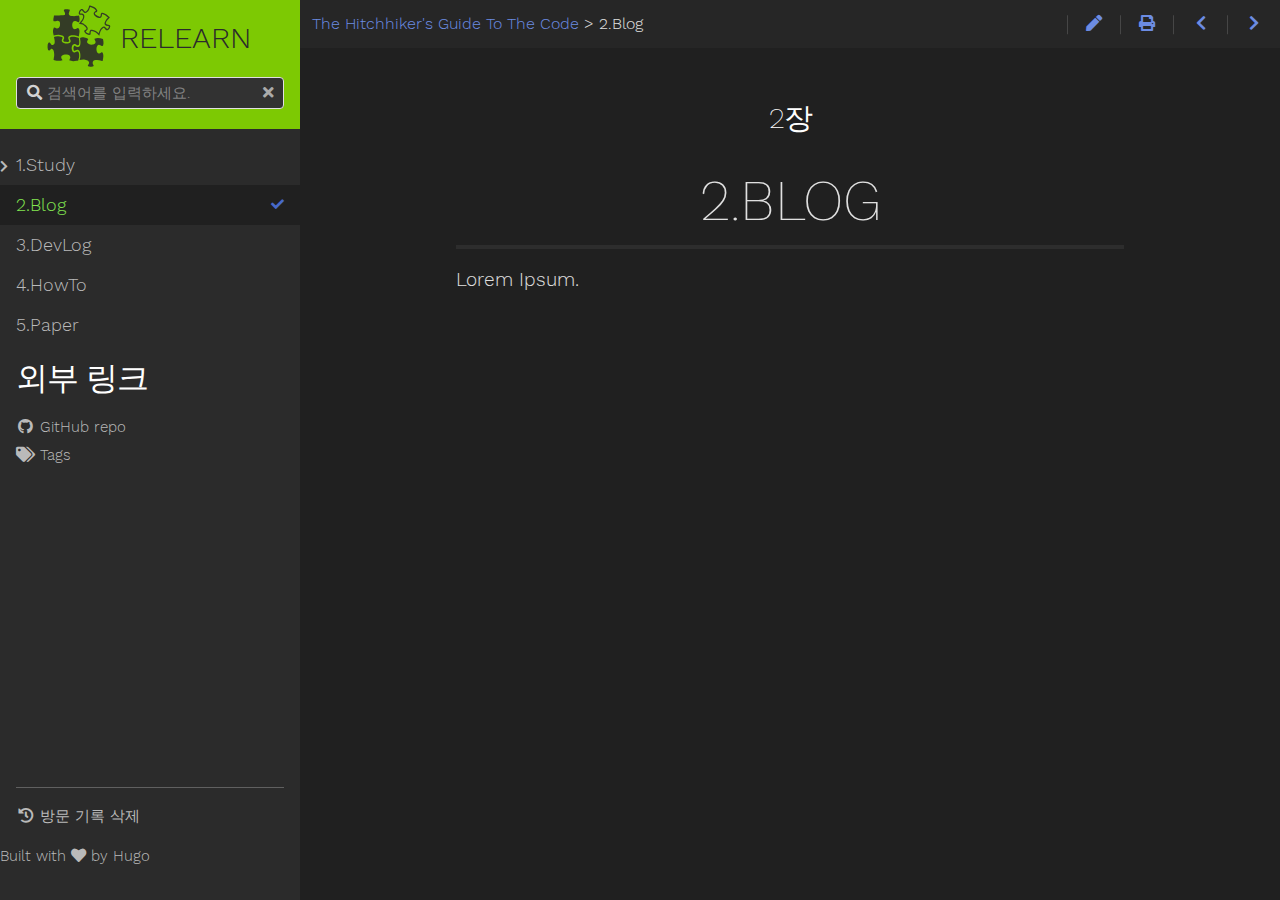
<file: 2.blog/index.html>
<!DOCTYPE html>
<html lang="kr">
  <head>
    <meta charset="utf-8">
    <meta name="viewport" content="height=device-height, width=device-width, initial-scale=1.0, minimum-scale=1.0">
    <meta name="generator" content="Hugo 0.101.0">
    <meta name="generator" content="Relearn 5.2.3+tip">
    <meta name="description" content="Documentation for Hugo Relearn Theme">
    <meta name="author" content="Sören Weber">
    <title>2.Blog :: The Hitchhiker&#39;s Guide To The Code</title>
    <link href="/2.blog/index.xml" rel="alternate" type="application/rss+xml" title="The Hitchhiker&#39;s Guide To The Code">
    <link href="/2.blog/index.print.html" rel="alternate" type="text/html" title="The Hitchhiker&#39;s Guide To The Code">
    <!-- https://github.com/filamentgroup/loadCSS/blob/master/README.md#how-to-use -->
    <link href="/css/fontawesome-all.min.css?1663043430" rel="stylesheet" media="print" onload="this.media='all';this.onload=null;"><noscript><link href="/css/fontawesome-all.min.css?1663043430" rel="stylesheet"></noscript>
    <link href="/css/featherlight.min.css?1663043430" rel="stylesheet" media="print" onload="this.media='all';this.onload=null;"><noscript><link href="/css/featherlight.min.css?1663043430" rel="stylesheet"></noscript>
    <link href="/css/auto-complete.css?1663043430" rel="stylesheet" media="print" onload="this.media='all';this.onload=null;"><noscript><link href="/css/auto-complete.css?1663043430" rel="stylesheet"></noscript>
    <link href="/css/perfect-scrollbar.min.css?1663043430" rel="stylesheet">
    <link href="/css/nucleus.css?1663043430" rel="stylesheet">
    <link href="/css/fonts.css?1663043430" rel="stylesheet" media="print" onload="this.media='all';this.onload=null;"><noscript><link href="/css/fonts.css?1663043430" rel="stylesheet"></noscript>
    <link href="/css/theme.css?1663043430" rel="stylesheet">
    <link href="/css/theme-relearn-dark.css?1663043430" rel="stylesheet" id="variant-style">
    <link href="/css/ie.css?1663043430" rel="stylesheet">
    <link href="/css/variant.css?1663043430" rel="stylesheet">
    <link href="/css/print.css?1663043430" rel="stylesheet" media="print">
    <script src="/js/variant.js?1663043430"></script>
    <script>
      // hack to let hugo tell us how to get to the root when using relativeURLs, it needs to be called *url= for it to do its magic:
      // https://github.com/gohugoio/hugo/blob/145b3fcce35fbac25c7033c91c1b7ae6d1179da8/transform/urlreplacers/absurlreplacer.go#L72
      var index_url="/index.json";
      var root_url="/";
      var baseUri=root_url.replace(/\/$/, '');
      // translations
      window.T_Copy_to_clipboard = '클립보드에 복사';
      window.T_Copied_to_clipboard = '클립보드에 복사됐습니다!';
      window.T_Copy_link_to_clipboard = '링크를 클립보드에 복사';
      window.T_Link_copied_to_clipboard = '클립보드에 링크가 복사됐습니다!';
      // some further base stuff
      var baseUriFull='https:\/\/the-hitchhikers-guide-to-the-code.github.io/';
      window.variants && variants.init( [ 'relearn-dark' ] );
    </script>
    <script src="/js/jquery.min.js?1663043430" defer></script>
  </head>
  <body class="mobile-support html" data-url="/2.blog/">
    <div id="body" class="default-animation">
      <div id="sidebar-overlay"></div>
      <div id="toc-overlay"></div>
      <nav id="topbar" class="highlightable">
        <div>
          <div class="navigation">
             <a class="nav nav-next" href="/3.devlog/" title="3.DevLog (&#129106;)"><i class="fas fa-chevron-right fa-fw"></i></a>
          </div>
          <div class="navigation">
             <a class="nav nav-prev" href="/1.study/1.2csbasic/" title="2. Computer Science Basic (&#129104;)"><i class="fas fa-chevron-left fa-fw"></i></a>
          </div>
          <div id="top-print-link">
            <a class="print-link" title='전체 장 인쇄 (CTRL+ALT+p)' href="/2.blog/index.print.html">
              <i class="fas fa-print fa-fw"></i>
            </a>
          </div>
          <div id="top-github-link">
            <a class="github-link" title='편집 (CTRL+ALT+e)' href="https://github.com/McShelby/hugo-theme-relearn/edit/main/exampleSite/content/2.Blog/_index.md" target="blank">
              <i class="fas fa-pen fa-fw"></i>
            </a>
          </div>
          <div id="breadcrumbs">
            <span id="sidebar-toggle-span">
              <a href="#" id="sidebar-toggle" title='메뉴 (CTRL+ALT+m)'><i class="fas fa-bars fa-fw"></i></a>
            </span>
            <ol class="links" itemscope itemtype="http://schema.org/BreadcrumbList">
              <meta itemprop="itemListOrder" content="Descending" />
              <li itemscope itemtype="https://schema.org/ListItem" itemprop="itemListElement"><meta itemprop="position" content="2" /><a itemprop="item" href="/"><span itemprop="name">The Hitchhiker&#39;s Guide To The Code</span></a> > </li>
              <li itemscope itemtype="https://schema.org/ListItem" itemprop="itemListElement"><meta itemprop="position" content="1" /><a itemprop="item" href="/2.blog/" aria-disabled="true"><span itemprop="name">2.Blog</span></a></li>
            </ol>
          </div>
        </div>
      </nav>
      <main id="body-inner" class="highlightable chapter narrow" tabindex="-1">
        <div class="flex-block-wrapper">
          <div id="head-tags">
          </div>
          <article class="chapter">
<div class="article-subheading">2장</div>
<h1>2.Blog</h1>

<p>Lorem Ipsum.</p>

            <footer class="footline">
            </footer>
          </article>
        </div>
      </main>
    </div>
    <aside id="sidebar" class="default-animation showVisitedLinks">
      <div id="header-wrapper" class="default-animation">
        <div id="header" class="default-animation">
          <style>
            #logo svg,
            #logo svg * {
              color: #282828;
              color: var(--MENU-SECTIONS-BG-color);
              fill: #282828 !important;
              fill: var(--MENU-SECTIONS-BG-color) !important;
              opacity: .945;
            }
            a#logo {
              color: #282828;
              color: var(--MENU-SECTIONS-BG-color);
              font-family: 'Work Sans', 'Helvetica', 'Tahoma', 'Geneva', 'Arial', sans-serif;
              font-size: 30px;
              font-weight: 300;
              margin-top: -13px;
              max-width: 60%;
              text-transform: uppercase;
              width: 226px;
              white-space: nowrap;
            }
            a#logo:hover {
              color: #282828;
              color: var(--MENU-SECTIONS-BG-color);
            }
            #logo svg {
              margin-bottom: -20px;
              margin-left: -23.5px;
              width: 40.5%;
            }
            @media only all and (max-width: 59.938em) {
              a#logo {
                font-size: 25px;
                margin-top: -3px;
              }
              #logo svg {
                margin-bottom: -12px;
                margin-left: -23px;
              }
            }
            @media all and (-ms-high-contrast:none) {
              /* IE11s understanding of positioning is weird at best */
              a#logo {
                margin-top: -58px;
              }
              #logo svg {
                margin-bottom: -62px;
              }
            }
          </style>
          <a id="logo" href="/">
            <svg xmlns="http://www.w3.org/2000/svg" viewBox="0 0 64.044 64.044">
              <path d="M46.103 136.34c-.642-.394-1.222-2.242-1.98-2.358-.76-.117-1.353.506-1.618 1.519-.266 1.012-.446 4.188.173 5.538.213.435.482.787 1.03.845.547.057.967-.504 1.45-1.027.482-.523.437-.9 1.142-.612.705.289 1.051.4 1.586 1.229.535.828 1.085 4.043.868 5.598-.241 1.458-.531 2.8-.59 4.088.26.075.517.148.772.217 2.68.724 5.373 1.037 7.873.02.001-.028.01-.105.008-.11-.048-.165-.18-.41-.36-.698-.18-.29-.414-.645-.586-1.114a3.212 3.212 0 0 1-.125-1.735c.056-.21.153-.342.249-.475 1.237-1.193 2.932-1.373 4.244-1.384.557-.004 1.389.016 2.198.255.809.239 1.706.724 2.068 1.843.187.578.114 1.17-.043 1.623-.153.438-.369.783-.545 1.091-.178.31-.329.6-.401.821-.007.02-.003.071-.005.094 2.256 1.008 4.716.91 7.189.398.55-.114 1.11-.247 1.673-.377.344-1.085.678-2.145.852-3.208.124-.752.158-2.311-.078-3.538-.118-.613-.306-1.15-.52-1.489-.221-.349-.413-.501-.747-.538-.243-.027-.51.013-.796.098-.67.223-1.33.606-1.966.76l-.008.002-.109.032c-.556.152-1.233.158-1.797-.36-.556-.51-.89-1.367-1.117-2.596-.283-1.528-.075-3.279.89-4.518l.071-.09h.07c.65-.71 1.485-.802 2.16-.599.706.213 1.333.629 1.772.84.736.354 1.185.319 1.475.171.291-.148.5-.439.668-.955.332-1.017.301-2.819.022-4.106-.148-.684-.13-1.292-.13-1.883-1.558-.463-3.067-.982-4.574-1.208-1.128-.169-2.263-.173-3.298.164-.13.046-.256.095-.38.15-.373.164-.633.342-.805.52-.077.098-.081.105-.087.21-.004.068.031.289.13.571.1.282.256.634.467 1.03.279.524.448 1.063.431 1.618a2.12 2.12 0 0 1-.499 1.309 1.757 1.757 0 0 1-.62.51h-.002c-.515.291-1.107.404-1.723.464-.86.083-1.787.026-2.598-.097-.806-.123-1.47-.28-1.948-.555-.444-.256-.79-.547-1.037-.925a2.273 2.273 0 0 1-.356-1.301c.029-.837.403-1.437.625-1.897.111-.23.191-.433.236-.583.045-.15.044-.25.046-.24-.005-.029-.127-.355-1.015-.741-1.138-.495-2.322-.673-3.533-.668h-.015a9.711 9.711 0 0 0-.521.016h-.002c-1.163.057-2.35.308-3.541.569.383 1.531.79 2.753.818 4.502-.096 1.297.158 2.114-1.03 2.935-.85.588-1.508.729-2.15.335" style="fill:#282828;fill-opacity:1;stroke:none;stroke-width:1.03763;stroke-miterlimit:4;stroke-dasharray:none;stroke-opacity:1" transform="translate(-40.698 -95.175)"/>
              <path d="M61.472 101.34v.002c-.3-.003-.603.01-.894.04-.544.055-1.39.165-1.778.306-1.238.364.13 2.344.41 2.913.28.569.285 2.03.14 2.134-.144.103-.375.261-.934.345-.56.084.03-.037-1.589.086-1.62.122-5.506.29-8.265.248-.022.26-.036.521-.097.808-.309 1.442-.63 3.163-.494 4.074.071.473.168.65.414.8.23.14.737.235 1.62-.004.834-.227 1.3-.442 1.887-.456.595-.016 1.555.472 1.965.717.411.245-.03-.008.002 0s.128.05.176.102c.049.053-.276-.523.104.199.379.721.72 3.256.002 4.68-.46.913-1.01 1.49-1.64 1.711-.63.22-1.229.067-1.734-.135-.881-.353-1.584-.7-2.205-.647-1.199 1.94-1.186 4.17-.6 6.602.097.397.212.814.327 1.23 2.68-.556 5.542-1.016 8.337.132 1.064.437 1.73 1.015 1.902 1.857.169.831-.193 1.508-.438 1.986-.122.238-.23.46-.307.642-.07.164-.096.28-.104.324.069.429.309.723.686.945.385.227.89.355 1.35.423.723.104 1.567.152 2.287.086.693-.064 1.032-.338 1.241-.544a2.447 2.447 0 0 0 .303-.437.175.175 0 0 0 .013-.035c-.004-.066-.037-.246-.195-.527-.46-.816-.87-1.595-.817-2.51.028-.476.218-.938.529-1.288.304-.343.698-.586 1.186-.79 1.442-.606 2.96-.609 4.372-.409 1.525.216 2.963.679 4.378 1.083.226-2.09.784-3.9.592-5.77-.058-.565-.287-1.333-.598-1.827-.32-.508-.59-.717-1.036-.642-.648.11-1.472.935-2.707 1.078-.791.092-1.494-.267-1.95-.86-.45-.583-.678-1.335-.78-2.101-.202-1.525.031-3.229.89-4.27.615-.747 1.45-.887 2.15-.74.687.145 1.307.492 1.857.745v-.002c.546.252 1.033.388 1.281.344a.547.547 0 0 0 .353-.188c.113-.124.242-.35.384-.75.604-1.712.206-3.68-.303-5.654-.667.145-1.336.293-2.018.413-1.341.236-2.73.392-4.136.273-.656-.055-1.695-.085-2.58-.476-.442-.195-.903-.514-1.157-1.093-.259-.591-.205-1.313.08-2.014.223-.64 1.082-2.178.692-2.585-.391-.407-1.651-.56-2.554-.571z" style="fill:#282828;fill-opacity:1;stroke:none;stroke-width:.992837;stroke-miterlimit:4;stroke-dasharray:none;stroke-opacity:1" transform="translate(-40.698 -95.175)"/>
              <path d="M83.128 98.116c-.484 1.875-1.057 3.757-2.486 5.033-.638.57-1.13.666-1.483.548-.401-.134-.715-.506-1.058-.973-.338-.461-.655-.97-1.076-1.332-.192-.165-.404-.315-.683-.38-.279-.066-.599-.02-.9.102-.489.196-.89.58-1.28 1.047a6.1 6.1 0 0 0-.985 1.632c-.234.591-.356 1.174-.277 1.713.072.487.392.977.905 1.185.463.187.926.156 1.36.154.433 0 .843.01 1.242.147.55.189.79.736.822 1.368.034.66-.145 1.412-.393 1.988l-.008.021c-.74 1.705-1.946 2.893-3.004 4.349l-.664.915.979.099c.924.092 1.788.26 2.468.675.46.281 1.806 1.205 2.794 2.222.497.513.888 1.031 1.047 1.502.078.231.095.422.05.6a.93.93 0 0 1-.345.474c-.301.223-.606.395-.864.532l-.354.186c-.107.058-.189.087-.345.228a.637.637 0 0 1 .062-.045l-.064.041-.209.236-.103.343s.003.126.007.152c.003.017.003.007.004.015v.002c.016.195.061.307.133.476a4.1 4.1 0 0 0 .32.596 5.7 5.7 0 0 0 2.8 2.258c.284.108.908.321 1.548.36.33.02.59.015.912-.13h.002c.08-.037.228-.095.382-.281.153-.186.19-.355.212-.445l.019-.075.003-.078c.023-.585-.037-1.296.072-1.899.153-.657.435-.956 1.009-.909 2.771.239 4.74 1.955 6.693 3.83l.742.714.279-1.155c.55-2.29 1.093-4.464 2.928-5.977.692-.57 1.184-.642 1.527-.509.39.151.676.536.996.995.319.458.605.926 1.07 1.212.194.119.464.232.784.209.32-.024.638-.163.988-.384 1.022-.645 1.778-1.756 2.086-2.942.136-.522.102-.991-.046-1.301-.158-.334-.433-.553-.754-.707-.653-.314-1.468-.373-2.094-.486-.825-.15-1.22-.475-1.345-.878-.13-.417 0-.953.335-1.61.6-1.173 1.887-2.602 3.13-3.911l.498-.526-.449-.432c-1.545-1.49-3.163-3.01-5.252-3.715h-.002c-.473-.16-1.097-.413-1.73-.424h-.003c-.311-.004-.596.04-.883.24v.002c-.22.155-.483.537-.583.937l-.008.036-.006.038c-.116.773-.06 1.467-.217 1.995-.063.212-.198.418-.359.507-.202.111-.492.153-.976.072-.582-.097-1.978-.69-3.021-1.503-.523-.407-.934-.85-1.117-1.3a1.153 1.153 0 0 1-.083-.63c.03-.184.1-.477.308-.593.21-.116.941-.32 1.377-.642h.002c.192-.141.403-.367.518-.64.114-.275.127-.526.123-.774-.006-.142-.036-.192-.08-.3a8.417 8.417 0 0 0-3-3.027c-1.226-.725-2.585-1.135-3.927-1.539-.434-.12-.844-.111-1.02.466zm.912.947c1.186.364 2.357.718 3.345 1.303 1.035.612 1.864 1.488 2.507 2.528-.514.263-1.095.5-1.44.79-.345.29-.729.914-.815 1.434-.084.509 0 .968.155 1.347.301.74.85 1.276 1.44 1.735 1.18.92 2.554 1.545 3.47 1.698.604.1 1.186.088 1.739-.216.594-.327.935-.911 1.088-1.427.264-.884.193-1.664.262-2.17h.1c.3.006.926.206 1.417.371 1.646.554 3.044 1.773 4.431 3.089-1.102 1.174-2.222 2.423-2.888 3.73-.42.823-.73 1.789-.453 2.687.283.913 1.1 1.415 2.138 1.603.691.126 1.472.226 1.84.403.19.091.258.182.278.223.03.064.058.075-.023.387-.21.804-.761 1.598-1.413 2.01-.247.155-.365.183-.407.187-.042.003-.061.002-.172-.066-.144-.088-.455-.473-.772-.929-.317-.454-.714-1.07-1.452-1.356-.783-.304-1.776-.022-2.713.75-1.942 1.6-2.626 3.764-3.146 5.8-1.802-1.676-3.772-3.138-6.589-3.517h-.002c-.346-.095-1.013-.031-1.293.143-.735.501-1.005 1.132-1.168 2.007-.125.69-.082 1.216-.074 1.659-.055.006-.046.01-.104.006-.42-.026-1.035-.215-1.244-.295-.947-.361-1.774-1.006-2.314-1.857-.054-.085-.072-.132-.109-.2l.027-.016c.284-.15.656-.36 1.045-.648.44-.327.789-.798.93-1.35a2.4 2.4 0 0 0-.068-1.379c-.254-.751-.753-1.353-1.295-1.911-1.09-1.124-2.452-2.049-2.99-2.378-.609-.372-1.303-.44-1.981-.56.875-1.094 1.878-2.251 2.596-3.921.294-.823.543-1.907.513-2.658-.049-.97-.489-2.013-1.52-2.367-.579-.2-1.131-.204-1.58-.203-.45.002-.786-.006-.97-.08h-.002c-.264-.107-.236-.108-.268-.33-.025-.17.021-.553.183-.962a4.67 4.67 0 0 1 .725-1.192c.29-.348.617-.59.705-.626.142-.057.176-.05.22-.04.045.011.127.052.263.17.235.201.56.671.92 1.161.354.484.791 1.08 1.543 1.33.8.267 1.784-.052 2.671-.846 1.594-1.424 2.235-3.317 2.714-5.051zm11.705 7.023c-.02.014.042-.002.042 0l-.008.035c.05-.2-.028-.04-.034-.035zM79.472 122.45a.198.198 0 0 1 .005.023v.014c-.002-.01-.003-.03-.005-.037zm-.29.732-.006.01-.044.027c.016-.01.033-.024.05-.036z" style="color:#000;fill:#282828;stroke-width:1.02352;-inkscape-stroke:none" transform="translate(-40.698 -95.175)"/>
              <path d="M76.694 128.845c-.85-.012-1.668.253-2.434.67-.01.592-.015 1.17.109 1.772.323 1.573.422 3.553-.07 5.147-.247.804-.684 1.535-1.347 1.891-.663.356-1.467.296-2.362-.159-.522-.266-1.059-.62-1.487-.757-.223-.072-.392-.096-.522-.069-.13.027-.232.094-.362.27-.53.719-.681 1.823-.497 2.876.177 1.012.418 1.438.543 1.56.143.137.26.154.604.055.548-.158 1.523-.857 2.573-.972l.02-.002.5.058c.686.081 1.247.562 1.622 1.19.372.62.591 1.37.73 2.136.279 1.532.25 3.16.083 4.232-.14.91-.394 1.72-.632 2.53 1.719-.385 3.485-.692 5.307-.36 1.174.214 2.749.574 3.762 1.977l.088.122.046.159c.162.551.16 1.114.024 1.578-.13.45-.348.772-.533 1.023-.181.246-.336.444-.437.606-.102.16-.141.275-.145.336-.01.17 0 .197.07.315.057.1.186.242.39.366.408.246 1.106.414 1.843.45a7.842 7.842 0 0 0 2.174-.21 4.28 4.28 0 0 0 .822-.296c.218-.106.385-.242.377-.233l.029-.031c.025-.035.05-.072.05-.068 0-.004 0-.017-.003-.05a2.733 2.733 0 0 0-.21-.579c-.26-.548-.839-1.333-.822-2.46.01-.657.27-1.21.598-1.576.32-.357.696-.575 1.074-.736.759-.323 1.57-.418 2.054-.458 1.653-.136 3.252.296 4.755.765.457.142.905.29 1.352.434.325-2.258.902-4.247.598-6.217-.071-.46-.25-1.169-.486-1.684-.238-.518-.495-.762-.675-.779-.351-.032-.716.14-1.174.418-.457.277-1.005.665-1.695.742-.745.082-1.406-.291-1.84-.908-.428-.608-.653-1.394-.754-2.196-.203-1.596.016-3.377.794-4.493.568-.813 1.358-.984 2.024-.835.65.146 1.243.51 1.769.779.524.267.99.413 1.237.365a.527.527 0 0 0 .346-.2c.11-.132.235-.373.37-.798.612-1.918.27-3.894-.246-6.054-2.815-.851-5.49-1.534-8.089-.267a.727.727 0 0 0-.223.148c-.024.028-.018.021-.026.056.001-.003-.01.178.07.44.162.522.611 1.29.911 1.978l.004.009.029.063.024.084V133c.162.635.016 1.297-.274 1.727-.272.404-.618.636-.952.81-.675.353-1.399.484-1.724.533a5.888 5.888 0 0 1-3.973-.795c-.512-.311-.876-.594-1.133-1.02-.282-.466-.318-1.084-.172-1.557.252-.814.715-1.266.971-1.89a.663.663 0 0 0 .047-.14c.001-.013 0-.006-.007-.037a.761.761 0 0 0-.184-.268c-.264-.267-.865-.595-1.54-.826-1.356-.462-3.07-.659-3.583-.686-.062-.002-.121-.006-.178-.006z" style="fill:#282828;fill-opacity:1;stroke:none;stroke-width:.991342;stroke-miterlimit:4;stroke-dasharray:none;stroke-opacity:1" transform="translate(-40.698 -95.175)"/>
            </svg>
            Relearn
          </a>
        </div>
        <div class="searchbox default-animation">
          <label for="search-by"><i class="fas fa-search"></i></label>
          <input data-search-input id="search-by" type="search" placeholder="검색어를 입력하세요.">
          <span data-search-clear=""><i class="fas fa-times"></i></span>
        </div>
        <script>
          var contentLangs=['en'];
        </script>
        <script src="/js/auto-complete.js?1663043430" defer></script>
        <script src="/js/lunr.min.js?1663043430" defer></script>
        <script src="/js/lunr.stemmer.support.min.js?1663043430" defer></script>
        <script src="/js/lunr.multi.min.js?1663043430" defer></script>
        <script src="/js/lunr.en.min.js?1663043430" defer></script>
        <script src="/js/search.js?1663043430" defer></script>
      </div>
      <div id="content-wrapper" class="highlightable">
        <ul class="topics collapsible-menu">
          <li data-nav-id="/1.study/" title="1.Study" class="dd-item"><input type="checkbox" id="section-c2a0777a630e14a7116451005c63c0f7" class="toggle"/><label for="section-c2a0777a630e14a7116451005c63c0f7" ></label><a href="/1.study/">1.Study<i class="fas fa-check read-icon"></i></a><ul>
          <li data-nav-id="/1.study/1.1book/" title="Book" class="dd-item alwaysopen"><input type="checkbox" id="section-6f4bd4628edae7de87edff6469af67a5" class="toggle" checked/><label for="section-6f4bd4628edae7de87edff6469af67a5" ></label><a href="/1.study/1.1book/">From Book<i class="fas fa-check read-icon"></i></a><ul>
          <li data-nav-id="/1.study/1.1book/1.1.1springbootmsa/" title="스프링 부트를 활용한 마이크로 서비스 개발" class="dd-item"><a href="/1.study/1.1book/1.1.1springbootmsa/">1.1.1 스프링 부트를 활용한 마이크로 서비스 개발<i class="fas fa-check read-icon"></i></a></li></ul></li>
          <li data-nav-id="/1.study/1.2csbasic/" title="2. Computer Science Basic" class="dd-item"><a href="/1.study/1.2csbasic/">Computer Science Basic<i class="fas fa-check read-icon"></i></a></li></ul></li>
          <li data-nav-id="/2.blog/" title="2.Blog" class="dd-item active"><a href="/2.blog/">2.Blog<i class="fas fa-check read-icon"></i></a></li>
          <li data-nav-id="/3.devlog/" title="3.DevLog" class="dd-item"><a href="/3.devlog/">3.DevLog<i class="fas fa-check read-icon"></i></a></li>
          <li data-nav-id="/4.howto/" title="4.HowTo" class="dd-item"><a href="/4.howto/">4.HowTo<i class="fas fa-check read-icon"></i></a></li>
          <li data-nav-id="/5.paper/" title="5.Paper" class="dd-item"><a href="/5.paper/">5.Paper<i class="fas fa-check read-icon"></i></a></li>
        </ul>
        <div id="shortcuts">
          <div class="nav-title">외부 링크</div>
          <ul>
            <li><a class="padding" href="https://github.com/orgs/The-hitchhikers-guide-to-the-code/dashboard"><i class='fab fa-fw fa-github'></i> GitHub repo</a></li>
            <li><a class="padding" href="/tags/"><i class='fas fa-fw fa-tags'></i> Tags</a></li>
          </ul>
        </div>
        <div class="footermargin footerLangSwitch footerVariantSwitch footerVisitedLinks footerFooter showVisitedLinks showFooter"></div>
        <hr class="default-animation footerLangSwitch footerVariantSwitch footerVisitedLinks footerFooter showVisitedLinks showFooter"/>
        <div id="prefooter" class="footerLangSwitch footerVariantSwitch footerVisitedLinks showVisitedLinks">
          <ul>
            <li id="select-language-container" class="footerLangSwitch">
              <a class="padding select-container">
                <i class="fas fa-language fa-fw"></i>
                <span>&nbsp;</span>
                <div class="select-style">
                  <select id="select-language" onchange="location = baseUri + this.value;">
                  </select>
                </div>
                <div class="select-clear"></div>
              </a>
            </li>
            <li id="select-variant-container" class="footerVariantSwitch">
              <a class="padding select-container">
                <i class="fas fa-paint-brush fa-fw"></i>
                <span>&nbsp;</span>
                <div class="select-style">
                  <select id="select-variant" onchange="window.variants && variants.changeVariant( this.value );">
                    <option id="relearn-dark" value="relearn-dark" selected>Relearn Dark</option>
                  </select>
                </div>
                <div class="select-clear"></div>
              </a>
              <script>window.variants && variants.markSelectedVariant();</script>
            </li>
            <li class="footerVisitedLinks showVisitedLinks"><a class="padding" onclick="clearHistory();"><i class="fas fa-history fa-fw"></i> 방문 기록 삭제</a></li>
          </ul>
        </div>
        <div id="footer" class="footerFooter showFooter">
	    <p>Built with <a href="https://github.com/McShelby/hugo-theme-relearn"><i class="fas fa-heart"></i></a> by <a href="https://gohugo.io/">Hugo</a></p>
        </div>
      </div>
    </aside>
    <script src="/js/clipboard.min.js?1663043430" defer></script>
    <script src="/js/perfect-scrollbar.min.js?1663043430" defer></script>
    <script src="/js/featherlight.min.js?1663043430" defer></script>
    <script src="/js/theme.js?1663043430" defer></script>
  </body>
</html>
</file>
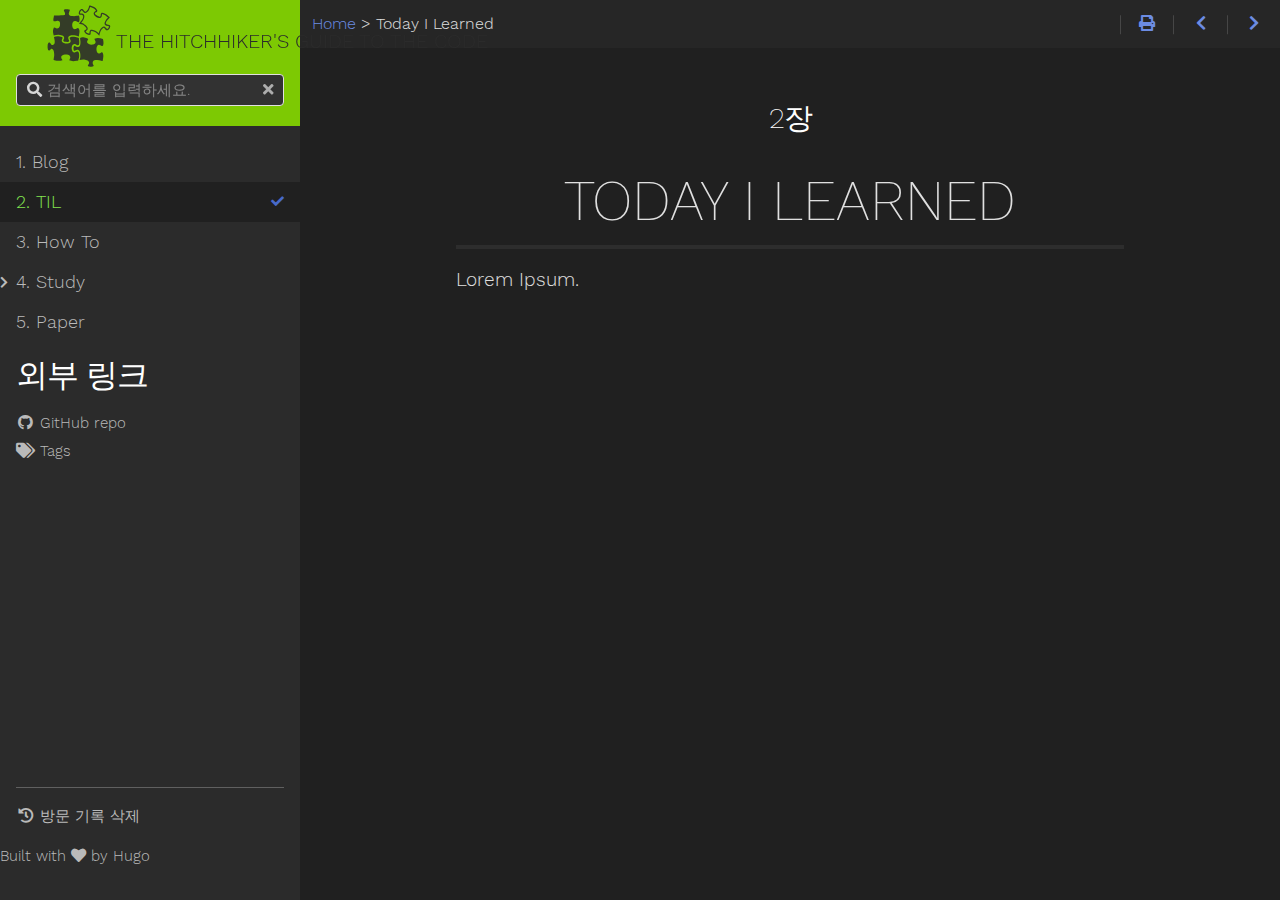
<file: 2.til/index.html>
<!DOCTYPE html>
<html lang="kr">
  <head>
    <meta charset="utf-8">
    <meta name="viewport" content="height=device-height, width=device-width, initial-scale=1.0, minimum-scale=1.0">
    <meta name="generator" content="Hugo 0.101.0">
    <meta name="generator" content="Relearn 5.2.3+tip">
    <meta name="description" content="Documentation for Hugo Relearn Theme">
    <meta name="author" content="Sören Weber">
    <title>Today I Learned :: The Hitchhiker&#39;s Guide To The Code</title>
    <link href="/2.til/index.xml" rel="alternate" type="application/rss+xml" title="The Hitchhiker&#39;s Guide To The Code">
    <link href="/2.til/index.print.html" rel="alternate" type="text/html" title="The Hitchhiker&#39;s Guide To The Code">
    <!-- https://github.com/filamentgroup/loadCSS/blob/master/README.md#how-to-use -->
    <link href="/css/fontawesome-all.min.css?1663051132" rel="stylesheet" media="print" onload="this.media='all';this.onload=null;"><noscript><link href="/css/fontawesome-all.min.css?1663051132" rel="stylesheet"></noscript>
    <link href="/css/featherlight.min.css?1663051132" rel="stylesheet" media="print" onload="this.media='all';this.onload=null;"><noscript><link href="/css/featherlight.min.css?1663051132" rel="stylesheet"></noscript>
    <link href="/css/auto-complete.css?1663051132" rel="stylesheet" media="print" onload="this.media='all';this.onload=null;"><noscript><link href="/css/auto-complete.css?1663051132" rel="stylesheet"></noscript>
    <link href="/css/perfect-scrollbar.min.css?1663051132" rel="stylesheet">
    <link href="/css/nucleus.css?1663051132" rel="stylesheet">
    <link href="/css/fonts.css?1663051132" rel="stylesheet" media="print" onload="this.media='all';this.onload=null;"><noscript><link href="/css/fonts.css?1663051132" rel="stylesheet"></noscript>
    <link href="/css/theme.css?1663051132" rel="stylesheet">
    <link href="/css/theme-relearn-dark.css?1663051132" rel="stylesheet" id="variant-style">
    <link href="/css/ie.css?1663051132" rel="stylesheet">
    <link href="/css/variant.css?1663051132" rel="stylesheet">
    <link href="/css/print.css?1663051132" rel="stylesheet" media="print">
    <script src="/js/variant.js?1663051132"></script>
    <script>
      // hack to let hugo tell us how to get to the root when using relativeURLs, it needs to be called *url= for it to do its magic:
      // https://github.com/gohugoio/hugo/blob/145b3fcce35fbac25c7033c91c1b7ae6d1179da8/transform/urlreplacers/absurlreplacer.go#L72
      var index_url="/index.json";
      var root_url="/";
      var baseUri=root_url.replace(/\/$/, '');
      // translations
      window.T_Copy_to_clipboard = '클립보드에 복사';
      window.T_Copied_to_clipboard = '클립보드에 복사됐습니다!';
      window.T_Copy_link_to_clipboard = '링크를 클립보드에 복사';
      window.T_Link_copied_to_clipboard = '클립보드에 링크가 복사됐습니다!';
      // some further base stuff
      var baseUriFull='https:\/\/the-hitchhikers-guide-to-the-code.github.io/';
      window.variants && variants.init( [ 'relearn-dark' ] );
    </script>
    <script src="/js/jquery.min.js?1663051132" defer></script>
  </head>
  <body class="mobile-support html" data-url="/2.til/">
    <div id="body" class="default-animation">
      <div id="sidebar-overlay"></div>
      <div id="toc-overlay"></div>
      <nav id="topbar" class="highlightable">
        <div>
          <div class="navigation">
             <a class="nav nav-next" href="/3.howto/" title="HowTo (&#129106;)"><i class="fas fa-chevron-right fa-fw"></i></a>
          </div>
          <div class="navigation">
             <a class="nav nav-prev" href="/1.blog/" title="Blog (&#129104;)"><i class="fas fa-chevron-left fa-fw"></i></a>
          </div>
          <div id="top-print-link">
            <a class="print-link" title='전체 장 인쇄 (CTRL+ALT+p)' href="/2.til/index.print.html">
              <i class="fas fa-print fa-fw"></i>
            </a>
          </div>
          <div id="breadcrumbs">
            <span id="sidebar-toggle-span">
              <a href="#" id="sidebar-toggle" title='메뉴 (CTRL+ALT+m)'><i class="fas fa-bars fa-fw"></i></a>
            </span>
            <ol class="links" itemscope itemtype="http://schema.org/BreadcrumbList">
              <meta itemprop="itemListOrder" content="Descending" />
              <li itemscope itemtype="https://schema.org/ListItem" itemprop="itemListElement"><meta itemprop="position" content="2" /><a itemprop="item" href="/"><span itemprop="name">Home</span></a> > </li>
              <li itemscope itemtype="https://schema.org/ListItem" itemprop="itemListElement"><meta itemprop="position" content="1" /><a itemprop="item" href="/2.til/" aria-disabled="true"><span itemprop="name">Today I Learned</span></a></li>
            </ol>
          </div>
        </div>
      </nav>
      <main id="body-inner" class="highlightable chapter narrow" tabindex="-1">
        <div class="flex-block-wrapper">
          <div id="head-tags">
          </div>
          <article class="chapter">
<div class="article-subheading">2장</div>
<h1>Today I Learned</h1>

<p>Lorem Ipsum.</p>

            <footer class="footline">
            </footer>
          </article>
        </div>
      </main>
<script src="https://utteranc.es/client.js"
        repo="The-hitchhikers-guide-to-the-code/the-hitchhikers-guide-to-the-code.github.io"
        issue-term="pathname"
        theme="github-dark"
        crossorigin="anonymous"
        async>
</script>
    </div>
    <aside id="sidebar" class="default-animation showVisitedLinks">
      <div id="header-wrapper" class="default-animation">
        <div id="header" class="default-animation">
          <style>
            #logo svg,
            #logo svg * {
              color: #282828;
              color: var(--MENU-SECTIONS-BG-color);
              fill: #282828 !important;
              fill: var(--MENU-SECTIONS-BG-color) !important;
              opacity: .945;
            }
            a#logo {
              color: #282828;
              color: var(--MENU-SECTIONS-BG-color);
              font-family: 'Work Sans', 'Helvetica', 'Tahoma', 'Geneva', 'Arial', sans-serif;
              font-size: 20px;
              font-weight: 300;
              margin-top: -13px;
              max-width: 60%;
              text-transform: uppercase;
              width: 226px;
              white-space: nowrap;
            }
            a#logo:hover {
              color: #282828;
              color: var(--MENU-SECTIONS-BG-color);
            }
            #logo svg {
              margin-bottom: -20px;
              margin-left: -23.5px;
              width: 40.5%;
            }
            @media only all and (max-width: 59.938em) {
              a#logo {
                font-size: 25px;
                margin-top: -3px;
              }
              #logo svg {
                margin-bottom: -12px;
                margin-left: -23px;
              }
            }
            @media all and (-ms-high-contrast:none) {
              /* IE11s understanding of positioning is weird at best */
              a#logo {
                margin-top: -58px;
              }
              #logo svg {
                margin-bottom: -62px;
              }
            }
          </style>
          <a id="logo" href="/">
            <svg xmlns="http://www.w3.org/2000/svg" viewBox="0 0 64.044 64.044">
              <path d="M46.103 136.34c-.642-.394-1.222-2.242-1.98-2.358-.76-.117-1.353.506-1.618 1.519-.266 1.012-.446 4.188.173 5.538.213.435.482.787 1.03.845.547.057.967-.504 1.45-1.027.482-.523.437-.9 1.142-.612.705.289 1.051.4 1.586 1.229.535.828 1.085 4.043.868 5.598-.241 1.458-.531 2.8-.59 4.088.26.075.517.148.772.217 2.68.724 5.373 1.037 7.873.02.001-.028.01-.105.008-.11-.048-.165-.18-.41-.36-.698-.18-.29-.414-.645-.586-1.114a3.212 3.212 0 0 1-.125-1.735c.056-.21.153-.342.249-.475 1.237-1.193 2.932-1.373 4.244-1.384.557-.004 1.389.016 2.198.255.809.239 1.706.724 2.068 1.843.187.578.114 1.17-.043 1.623-.153.438-.369.783-.545 1.091-.178.31-.329.6-.401.821-.007.02-.003.071-.005.094 2.256 1.008 4.716.91 7.189.398.55-.114 1.11-.247 1.673-.377.344-1.085.678-2.145.852-3.208.124-.752.158-2.311-.078-3.538-.118-.613-.306-1.15-.52-1.489-.221-.349-.413-.501-.747-.538-.243-.027-.51.013-.796.098-.67.223-1.33.606-1.966.76l-.008.002-.109.032c-.556.152-1.233.158-1.797-.36-.556-.51-.89-1.367-1.117-2.596-.283-1.528-.075-3.279.89-4.518l.071-.09h.07c.65-.71 1.485-.802 2.16-.599.706.213 1.333.629 1.772.84.736.354 1.185.319 1.475.171.291-.148.5-.439.668-.955.332-1.017.301-2.819.022-4.106-.148-.684-.13-1.292-.13-1.883-1.558-.463-3.067-.982-4.574-1.208-1.128-.169-2.263-.173-3.298.164-.13.046-.256.095-.38.15-.373.164-.633.342-.805.52-.077.098-.081.105-.087.21-.004.068.031.289.13.571.1.282.256.634.467 1.03.279.524.448 1.063.431 1.618a2.12 2.12 0 0 1-.499 1.309 1.757 1.757 0 0 1-.62.51h-.002c-.515.291-1.107.404-1.723.464-.86.083-1.787.026-2.598-.097-.806-.123-1.47-.28-1.948-.555-.444-.256-.79-.547-1.037-.925a2.273 2.273 0 0 1-.356-1.301c.029-.837.403-1.437.625-1.897.111-.23.191-.433.236-.583.045-.15.044-.25.046-.24-.005-.029-.127-.355-1.015-.741-1.138-.495-2.322-.673-3.533-.668h-.015a9.711 9.711 0 0 0-.521.016h-.002c-1.163.057-2.35.308-3.541.569.383 1.531.79 2.753.818 4.502-.096 1.297.158 2.114-1.03 2.935-.85.588-1.508.729-2.15.335" style="fill:#282828;fill-opacity:1;stroke:none;stroke-width:1.03763;stroke-miterlimit:4;stroke-dasharray:none;stroke-opacity:1" transform="translate(-40.698 -95.175)"/>
              <path d="M61.472 101.34v.002c-.3-.003-.603.01-.894.04-.544.055-1.39.165-1.778.306-1.238.364.13 2.344.41 2.913.28.569.285 2.03.14 2.134-.144.103-.375.261-.934.345-.56.084.03-.037-1.589.086-1.62.122-5.506.29-8.265.248-.022.26-.036.521-.097.808-.309 1.442-.63 3.163-.494 4.074.071.473.168.65.414.8.23.14.737.235 1.62-.004.834-.227 1.3-.442 1.887-.456.595-.016 1.555.472 1.965.717.411.245-.03-.008.002 0s.128.05.176.102c.049.053-.276-.523.104.199.379.721.72 3.256.002 4.68-.46.913-1.01 1.49-1.64 1.711-.63.22-1.229.067-1.734-.135-.881-.353-1.584-.7-2.205-.647-1.199 1.94-1.186 4.17-.6 6.602.097.397.212.814.327 1.23 2.68-.556 5.542-1.016 8.337.132 1.064.437 1.73 1.015 1.902 1.857.169.831-.193 1.508-.438 1.986-.122.238-.23.46-.307.642-.07.164-.096.28-.104.324.069.429.309.723.686.945.385.227.89.355 1.35.423.723.104 1.567.152 2.287.086.693-.064 1.032-.338 1.241-.544a2.447 2.447 0 0 0 .303-.437.175.175 0 0 0 .013-.035c-.004-.066-.037-.246-.195-.527-.46-.816-.87-1.595-.817-2.51.028-.476.218-.938.529-1.288.304-.343.698-.586 1.186-.79 1.442-.606 2.96-.609 4.372-.409 1.525.216 2.963.679 4.378 1.083.226-2.09.784-3.9.592-5.77-.058-.565-.287-1.333-.598-1.827-.32-.508-.59-.717-1.036-.642-.648.11-1.472.935-2.707 1.078-.791.092-1.494-.267-1.95-.86-.45-.583-.678-1.335-.78-2.101-.202-1.525.031-3.229.89-4.27.615-.747 1.45-.887 2.15-.74.687.145 1.307.492 1.857.745v-.002c.546.252 1.033.388 1.281.344a.547.547 0 0 0 .353-.188c.113-.124.242-.35.384-.75.604-1.712.206-3.68-.303-5.654-.667.145-1.336.293-2.018.413-1.341.236-2.73.392-4.136.273-.656-.055-1.695-.085-2.58-.476-.442-.195-.903-.514-1.157-1.093-.259-.591-.205-1.313.08-2.014.223-.64 1.082-2.178.692-2.585-.391-.407-1.651-.56-2.554-.571z" style="fill:#282828;fill-opacity:1;stroke:none;stroke-width:.992837;stroke-miterlimit:4;stroke-dasharray:none;stroke-opacity:1" transform="translate(-40.698 -95.175)"/>
              <path d="M83.128 98.116c-.484 1.875-1.057 3.757-2.486 5.033-.638.57-1.13.666-1.483.548-.401-.134-.715-.506-1.058-.973-.338-.461-.655-.97-1.076-1.332-.192-.165-.404-.315-.683-.38-.279-.066-.599-.02-.9.102-.489.196-.89.58-1.28 1.047a6.1 6.1 0 0 0-.985 1.632c-.234.591-.356 1.174-.277 1.713.072.487.392.977.905 1.185.463.187.926.156 1.36.154.433 0 .843.01 1.242.147.55.189.79.736.822 1.368.034.66-.145 1.412-.393 1.988l-.008.021c-.74 1.705-1.946 2.893-3.004 4.349l-.664.915.979.099c.924.092 1.788.26 2.468.675.46.281 1.806 1.205 2.794 2.222.497.513.888 1.031 1.047 1.502.078.231.095.422.05.6a.93.93 0 0 1-.345.474c-.301.223-.606.395-.864.532l-.354.186c-.107.058-.189.087-.345.228a.637.637 0 0 1 .062-.045l-.064.041-.209.236-.103.343s.003.126.007.152c.003.017.003.007.004.015v.002c.016.195.061.307.133.476a4.1 4.1 0 0 0 .32.596 5.7 5.7 0 0 0 2.8 2.258c.284.108.908.321 1.548.36.33.02.59.015.912-.13h.002c.08-.037.228-.095.382-.281.153-.186.19-.355.212-.445l.019-.075.003-.078c.023-.585-.037-1.296.072-1.899.153-.657.435-.956 1.009-.909 2.771.239 4.74 1.955 6.693 3.83l.742.714.279-1.155c.55-2.29 1.093-4.464 2.928-5.977.692-.57 1.184-.642 1.527-.509.39.151.676.536.996.995.319.458.605.926 1.07 1.212.194.119.464.232.784.209.32-.024.638-.163.988-.384 1.022-.645 1.778-1.756 2.086-2.942.136-.522.102-.991-.046-1.301-.158-.334-.433-.553-.754-.707-.653-.314-1.468-.373-2.094-.486-.825-.15-1.22-.475-1.345-.878-.13-.417 0-.953.335-1.61.6-1.173 1.887-2.602 3.13-3.911l.498-.526-.449-.432c-1.545-1.49-3.163-3.01-5.252-3.715h-.002c-.473-.16-1.097-.413-1.73-.424h-.003c-.311-.004-.596.04-.883.24v.002c-.22.155-.483.537-.583.937l-.008.036-.006.038c-.116.773-.06 1.467-.217 1.995-.063.212-.198.418-.359.507-.202.111-.492.153-.976.072-.582-.097-1.978-.69-3.021-1.503-.523-.407-.934-.85-1.117-1.3a1.153 1.153 0 0 1-.083-.63c.03-.184.1-.477.308-.593.21-.116.941-.32 1.377-.642h.002c.192-.141.403-.367.518-.64.114-.275.127-.526.123-.774-.006-.142-.036-.192-.08-.3a8.417 8.417 0 0 0-3-3.027c-1.226-.725-2.585-1.135-3.927-1.539-.434-.12-.844-.111-1.02.466zm.912.947c1.186.364 2.357.718 3.345 1.303 1.035.612 1.864 1.488 2.507 2.528-.514.263-1.095.5-1.44.79-.345.29-.729.914-.815 1.434-.084.509 0 .968.155 1.347.301.74.85 1.276 1.44 1.735 1.18.92 2.554 1.545 3.47 1.698.604.1 1.186.088 1.739-.216.594-.327.935-.911 1.088-1.427.264-.884.193-1.664.262-2.17h.1c.3.006.926.206 1.417.371 1.646.554 3.044 1.773 4.431 3.089-1.102 1.174-2.222 2.423-2.888 3.73-.42.823-.73 1.789-.453 2.687.283.913 1.1 1.415 2.138 1.603.691.126 1.472.226 1.84.403.19.091.258.182.278.223.03.064.058.075-.023.387-.21.804-.761 1.598-1.413 2.01-.247.155-.365.183-.407.187-.042.003-.061.002-.172-.066-.144-.088-.455-.473-.772-.929-.317-.454-.714-1.07-1.452-1.356-.783-.304-1.776-.022-2.713.75-1.942 1.6-2.626 3.764-3.146 5.8-1.802-1.676-3.772-3.138-6.589-3.517h-.002c-.346-.095-1.013-.031-1.293.143-.735.501-1.005 1.132-1.168 2.007-.125.69-.082 1.216-.074 1.659-.055.006-.046.01-.104.006-.42-.026-1.035-.215-1.244-.295-.947-.361-1.774-1.006-2.314-1.857-.054-.085-.072-.132-.109-.2l.027-.016c.284-.15.656-.36 1.045-.648.44-.327.789-.798.93-1.35a2.4 2.4 0 0 0-.068-1.379c-.254-.751-.753-1.353-1.295-1.911-1.09-1.124-2.452-2.049-2.99-2.378-.609-.372-1.303-.44-1.981-.56.875-1.094 1.878-2.251 2.596-3.921.294-.823.543-1.907.513-2.658-.049-.97-.489-2.013-1.52-2.367-.579-.2-1.131-.204-1.58-.203-.45.002-.786-.006-.97-.08h-.002c-.264-.107-.236-.108-.268-.33-.025-.17.021-.553.183-.962a4.67 4.67 0 0 1 .725-1.192c.29-.348.617-.59.705-.626.142-.057.176-.05.22-.04.045.011.127.052.263.17.235.201.56.671.92 1.161.354.484.791 1.08 1.543 1.33.8.267 1.784-.052 2.671-.846 1.594-1.424 2.235-3.317 2.714-5.051zm11.705 7.023c-.02.014.042-.002.042 0l-.008.035c.05-.2-.028-.04-.034-.035zM79.472 122.45a.198.198 0 0 1 .005.023v.014c-.002-.01-.003-.03-.005-.037zm-.29.732-.006.01-.044.027c.016-.01.033-.024.05-.036z" style="color:#000;fill:#282828;stroke-width:1.02352;-inkscape-stroke:none" transform="translate(-40.698 -95.175)"/>
              <path d="M76.694 128.845c-.85-.012-1.668.253-2.434.67-.01.592-.015 1.17.109 1.772.323 1.573.422 3.553-.07 5.147-.247.804-.684 1.535-1.347 1.891-.663.356-1.467.296-2.362-.159-.522-.266-1.059-.62-1.487-.757-.223-.072-.392-.096-.522-.069-.13.027-.232.094-.362.27-.53.719-.681 1.823-.497 2.876.177 1.012.418 1.438.543 1.56.143.137.26.154.604.055.548-.158 1.523-.857 2.573-.972l.02-.002.5.058c.686.081 1.247.562 1.622 1.19.372.62.591 1.37.73 2.136.279 1.532.25 3.16.083 4.232-.14.91-.394 1.72-.632 2.53 1.719-.385 3.485-.692 5.307-.36 1.174.214 2.749.574 3.762 1.977l.088.122.046.159c.162.551.16 1.114.024 1.578-.13.45-.348.772-.533 1.023-.181.246-.336.444-.437.606-.102.16-.141.275-.145.336-.01.17 0 .197.07.315.057.1.186.242.39.366.408.246 1.106.414 1.843.45a7.842 7.842 0 0 0 2.174-.21 4.28 4.28 0 0 0 .822-.296c.218-.106.385-.242.377-.233l.029-.031c.025-.035.05-.072.05-.068 0-.004 0-.017-.003-.05a2.733 2.733 0 0 0-.21-.579c-.26-.548-.839-1.333-.822-2.46.01-.657.27-1.21.598-1.576.32-.357.696-.575 1.074-.736.759-.323 1.57-.418 2.054-.458 1.653-.136 3.252.296 4.755.765.457.142.905.29 1.352.434.325-2.258.902-4.247.598-6.217-.071-.46-.25-1.169-.486-1.684-.238-.518-.495-.762-.675-.779-.351-.032-.716.14-1.174.418-.457.277-1.005.665-1.695.742-.745.082-1.406-.291-1.84-.908-.428-.608-.653-1.394-.754-2.196-.203-1.596.016-3.377.794-4.493.568-.813 1.358-.984 2.024-.835.65.146 1.243.51 1.769.779.524.267.99.413 1.237.365a.527.527 0 0 0 .346-.2c.11-.132.235-.373.37-.798.612-1.918.27-3.894-.246-6.054-2.815-.851-5.49-1.534-8.089-.267a.727.727 0 0 0-.223.148c-.024.028-.018.021-.026.056.001-.003-.01.178.07.44.162.522.611 1.29.911 1.978l.004.009.029.063.024.084V133c.162.635.016 1.297-.274 1.727-.272.404-.618.636-.952.81-.675.353-1.399.484-1.724.533a5.888 5.888 0 0 1-3.973-.795c-.512-.311-.876-.594-1.133-1.02-.282-.466-.318-1.084-.172-1.557.252-.814.715-1.266.971-1.89a.663.663 0 0 0 .047-.14c.001-.013 0-.006-.007-.037a.761.761 0 0 0-.184-.268c-.264-.267-.865-.595-1.54-.826-1.356-.462-3.07-.659-3.583-.686-.062-.002-.121-.006-.178-.006z" style="fill:#282828;fill-opacity:1;stroke:none;stroke-width:.991342;stroke-miterlimit:4;stroke-dasharray:none;stroke-opacity:1" transform="translate(-40.698 -95.175)"/>
            </svg>
          The Hitchhiker's Guide To The Code
          </a>
        </div>
        <div class="searchbox default-animation">
          <label for="search-by"><i class="fas fa-search"></i></label>
          <input data-search-input id="search-by" type="search" placeholder="검색어를 입력하세요.">
          <span data-search-clear=""><i class="fas fa-times"></i></span>
        </div>
        <script>
          var contentLangs=[];
        </script>
        <script src="/js/auto-complete.js?1663051132" defer></script>
        <script src="/js/lunr.min.js?1663051132" defer></script>
        <script src="/js/lunr.stemmer.support.min.js?1663051132" defer></script>
        <script src="/js/lunr.multi.min.js?1663051132" defer></script>
        <script src="/js/search.js?1663051132" defer></script>
      </div>
      <div id="content-wrapper" class="highlightable">
        <ul class="topics collapsible-menu">
          <li data-nav-id="/1.blog/" title="Blog" class="dd-item"><a href="/1.blog/">1. Blog<i class="fas fa-check read-icon"></i></a></li>
          <li data-nav-id="/2.til/" title="Today I Learned" class="dd-item active"><a href="/2.til/">2. TIL<i class="fas fa-check read-icon"></i></a></li>
          <li data-nav-id="/3.howto/" title="HowTo" class="dd-item"><a href="/3.howto/">3. How To<i class="fas fa-check read-icon"></i></a></li>
          <li data-nav-id="/4.study/" title="Study" class="dd-item"><input type="checkbox" id="section-4bb00e0d7b9bf424d053e9d7e0a97436" class="toggle"/><label for="section-4bb00e0d7b9bf424d053e9d7e0a97436" ></label><a href="/4.study/">4. Study<i class="fas fa-check read-icon"></i></a><ul>
          <li data-nav-id="/4.study/4.1book/" title="Book" class="dd-item alwaysopen"><input type="checkbox" id="section-5265c2c160ab7035115807decd967331" class="toggle" checked/><label for="section-5265c2c160ab7035115807decd967331" ></label><a href="/4.study/4.1book/">4.1 From Book<i class="fas fa-check read-icon"></i></a><ul>
          <li data-nav-id="/4.study/4.1book/4.1.1springbootmsa/" title="스프링 부트를 활용한 마이크로 서비스 개발" class="dd-item"><a href="/4.study/4.1book/4.1.1springbootmsa/">4.1.1 스프링 부트를 활용한 마이크로 서비스 개발<i class="fas fa-check read-icon"></i></a></li></ul></li>
          <li data-nav-id="/4.study/4.2csbasic/" title="Computer Science" class="dd-item alwaysopen"><input type="checkbox" id="section-b003adcdd6365f8cd9dd23a83f1e82ba" class="toggle" checked/><label for="section-b003adcdd6365f8cd9dd23a83f1e82ba" ></label><a href="/4.study/4.2csbasic/">4.2 Computer Science<i class="fas fa-check read-icon"></i></a><ul>
          <li data-nav-id="/4.study/4.2csbasic/algorithm/" title="Algorithm" class="dd-item"><a href="/4.study/4.2csbasic/algorithm/">Algorithm<i class="fas fa-check read-icon"></i></a></li>
          <li data-nav-id="/4.study/4.2csbasic/datastructure/" title="DataStructure" class="dd-item"><a href="/4.study/4.2csbasic/datastructure/">DataStructure<i class="fas fa-check read-icon"></i></a></li>
          <li data-nav-id="/4.study/4.2csbasic/computerstructure/" title="ComputerStructure" class="dd-item"><a href="/4.study/4.2csbasic/computerstructure/">ComputerStructure<i class="fas fa-check read-icon"></i></a></li>
          <li data-nav-id="/4.study/4.2csbasic/os/" title="Operating System" class="dd-item"><a href="/4.study/4.2csbasic/os/">Operating System<i class="fas fa-check read-icon"></i></a></li>
          <li data-nav-id="/4.study/4.2csbasic/pl/" title="Programming Language" class="dd-item"><a href="/4.study/4.2csbasic/pl/">Programming Language<i class="fas fa-check read-icon"></i></a></li></ul></li></ul></li>
          <li data-nav-id="/5.paper/" title="Paper" class="dd-item"><a href="/5.paper/">5. Paper<i class="fas fa-check read-icon"></i></a></li>
        </ul>
        <div id="shortcuts">
          <div class="nav-title">외부 링크</div>
          <ul>
            <li><a class="padding" href="https://github.com/orgs/The-hitchhikers-guide-to-the-code/dashboard"><i class='fab fa-fw fa-github'></i> GitHub repo</a></li>
            <li><a class="padding" href="/tags/"><i class='fas fa-fw fa-tags'></i> Tags</a></li>
          </ul>
        </div>
        <div class="footermargin footerLangSwitch footerVariantSwitch footerVisitedLinks footerFooter showVisitedLinks showFooter"></div>
        <hr class="default-animation footerLangSwitch footerVariantSwitch footerVisitedLinks footerFooter showVisitedLinks showFooter"/>
        <div id="prefooter" class="footerLangSwitch footerVariantSwitch footerVisitedLinks showVisitedLinks">
          <ul>
            <li id="select-language-container" class="footerLangSwitch">
              <a class="padding select-container">
                <i class="fas fa-language fa-fw"></i>
                <span>&nbsp;</span>
                <div class="select-style">
                  <select id="select-language" onchange="location = baseUri + this.value;">
                  </select>
                </div>
                <div class="select-clear"></div>
              </a>
            </li>
            <li id="select-variant-container" class="footerVariantSwitch">
              <a class="padding select-container">
                <i class="fas fa-paint-brush fa-fw"></i>
                <span>&nbsp;</span>
                <div class="select-style">
                  <select id="select-variant" onchange="window.variants && variants.changeVariant( this.value );">
                    <option id="relearn-dark" value="relearn-dark" selected>Relearn Dark</option>
                  </select>
                </div>
                <div class="select-clear"></div>
              </a>
              <script>window.variants && variants.markSelectedVariant();</script>
            </li>
            <li class="footerVisitedLinks showVisitedLinks"><a class="padding" onclick="clearHistory();"><i class="fas fa-history fa-fw"></i> 방문 기록 삭제</a></li>
          </ul>
        </div>
        <div id="footer" class="footerFooter showFooter">
	    <p>Built with <a href="https://github.com/McShelby/hugo-theme-relearn"><i class="fas fa-heart"></i></a> by <a href="https://gohugo.io/">Hugo</a></p>
        </div>
      </div>
    </aside>
    <script src="/js/clipboard.min.js?1663051132" defer></script>
    <script src="/js/perfect-scrollbar.min.js?1663051132" defer></script>
    <script src="/js/featherlight.min.js?1663051132" defer></script>
    <script src="/js/theme.js?1663051132" defer></script>
  </body>
</html>
</file>
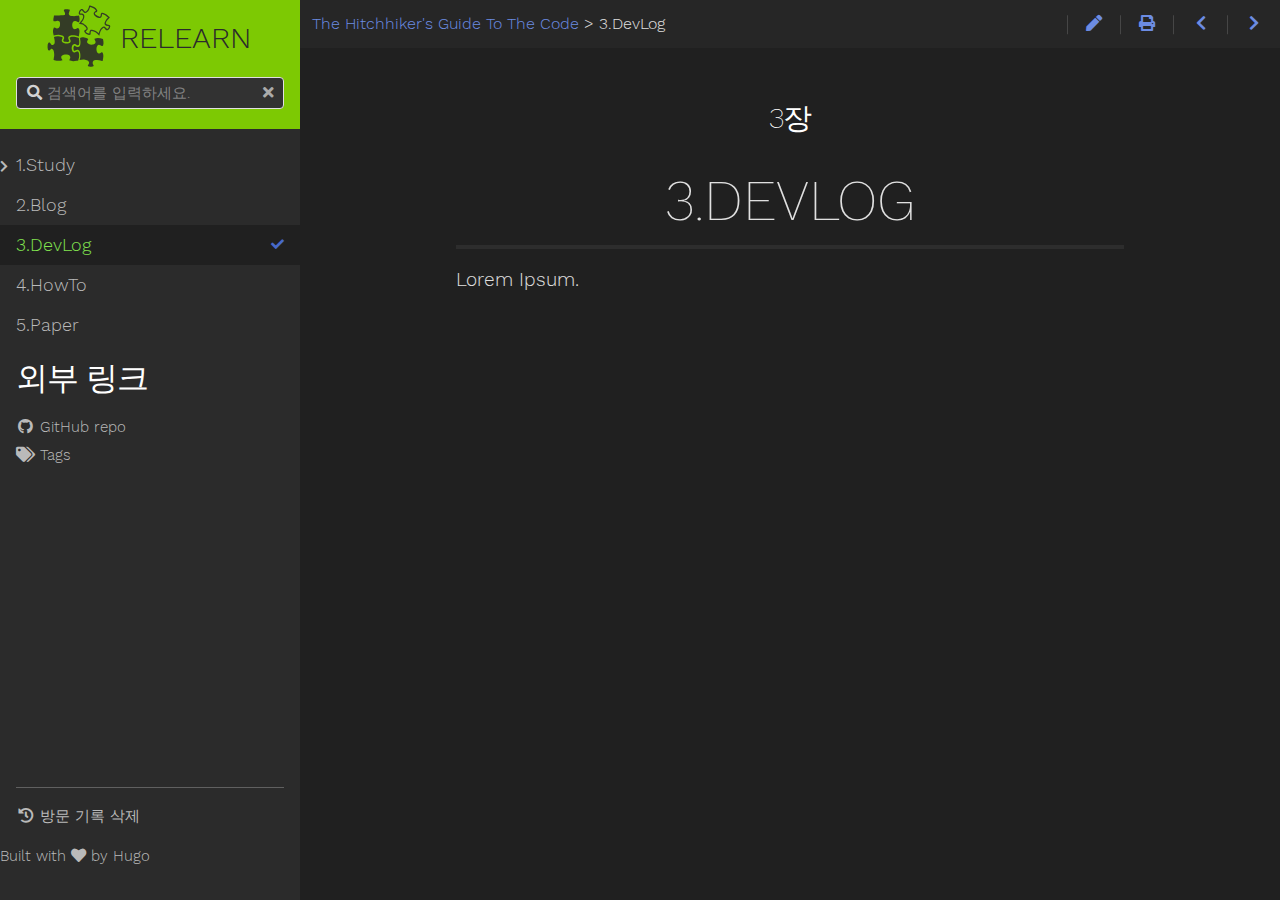
<file: 3.devlog/index.html>
<!DOCTYPE html>
<html lang="kr">
  <head>
    <meta charset="utf-8">
    <meta name="viewport" content="height=device-height, width=device-width, initial-scale=1.0, minimum-scale=1.0">
    <meta name="generator" content="Hugo 0.101.0">
    <meta name="generator" content="Relearn 5.2.3+tip">
    <meta name="description" content="Documentation for Hugo Relearn Theme">
    <meta name="author" content="Sören Weber">
    <title>3.DevLog :: The Hitchhiker&#39;s Guide To The Code</title>
    <link href="/3.devlog/index.xml" rel="alternate" type="application/rss+xml" title="The Hitchhiker&#39;s Guide To The Code">
    <link href="/3.devlog/index.print.html" rel="alternate" type="text/html" title="The Hitchhiker&#39;s Guide To The Code">
    <!-- https://github.com/filamentgroup/loadCSS/blob/master/README.md#how-to-use -->
    <link href="/css/fontawesome-all.min.css?1663043430" rel="stylesheet" media="print" onload="this.media='all';this.onload=null;"><noscript><link href="/css/fontawesome-all.min.css?1663043430" rel="stylesheet"></noscript>
    <link href="/css/featherlight.min.css?1663043430" rel="stylesheet" media="print" onload="this.media='all';this.onload=null;"><noscript><link href="/css/featherlight.min.css?1663043430" rel="stylesheet"></noscript>
    <link href="/css/auto-complete.css?1663043430" rel="stylesheet" media="print" onload="this.media='all';this.onload=null;"><noscript><link href="/css/auto-complete.css?1663043430" rel="stylesheet"></noscript>
    <link href="/css/perfect-scrollbar.min.css?1663043430" rel="stylesheet">
    <link href="/css/nucleus.css?1663043430" rel="stylesheet">
    <link href="/css/fonts.css?1663043430" rel="stylesheet" media="print" onload="this.media='all';this.onload=null;"><noscript><link href="/css/fonts.css?1663043430" rel="stylesheet"></noscript>
    <link href="/css/theme.css?1663043430" rel="stylesheet">
    <link href="/css/theme-relearn-dark.css?1663043430" rel="stylesheet" id="variant-style">
    <link href="/css/ie.css?1663043430" rel="stylesheet">
    <link href="/css/variant.css?1663043430" rel="stylesheet">
    <link href="/css/print.css?1663043430" rel="stylesheet" media="print">
    <script src="/js/variant.js?1663043430"></script>
    <script>
      // hack to let hugo tell us how to get to the root when using relativeURLs, it needs to be called *url= for it to do its magic:
      // https://github.com/gohugoio/hugo/blob/145b3fcce35fbac25c7033c91c1b7ae6d1179da8/transform/urlreplacers/absurlreplacer.go#L72
      var index_url="/index.json";
      var root_url="/";
      var baseUri=root_url.replace(/\/$/, '');
      // translations
      window.T_Copy_to_clipboard = '클립보드에 복사';
      window.T_Copied_to_clipboard = '클립보드에 복사됐습니다!';
      window.T_Copy_link_to_clipboard = '링크를 클립보드에 복사';
      window.T_Link_copied_to_clipboard = '클립보드에 링크가 복사됐습니다!';
      // some further base stuff
      var baseUriFull='https:\/\/the-hitchhikers-guide-to-the-code.github.io/';
      window.variants && variants.init( [ 'relearn-dark' ] );
    </script>
    <script src="/js/jquery.min.js?1663043430" defer></script>
  </head>
  <body class="mobile-support html" data-url="/3.devlog/">
    <div id="body" class="default-animation">
      <div id="sidebar-overlay"></div>
      <div id="toc-overlay"></div>
      <nav id="topbar" class="highlightable">
        <div>
          <div class="navigation">
             <a class="nav nav-next" href="/4.howto/" title="4.HowTo (&#129106;)"><i class="fas fa-chevron-right fa-fw"></i></a>
          </div>
          <div class="navigation">
             <a class="nav nav-prev" href="/2.blog/" title="2.Blog (&#129104;)"><i class="fas fa-chevron-left fa-fw"></i></a>
          </div>
          <div id="top-print-link">
            <a class="print-link" title='전체 장 인쇄 (CTRL+ALT+p)' href="/3.devlog/index.print.html">
              <i class="fas fa-print fa-fw"></i>
            </a>
          </div>
          <div id="top-github-link">
            <a class="github-link" title='편집 (CTRL+ALT+e)' href="https://github.com/McShelby/hugo-theme-relearn/edit/main/exampleSite/content/3.DevLog/_index.md" target="blank">
              <i class="fas fa-pen fa-fw"></i>
            </a>
          </div>
          <div id="breadcrumbs">
            <span id="sidebar-toggle-span">
              <a href="#" id="sidebar-toggle" title='메뉴 (CTRL+ALT+m)'><i class="fas fa-bars fa-fw"></i></a>
            </span>
            <ol class="links" itemscope itemtype="http://schema.org/BreadcrumbList">
              <meta itemprop="itemListOrder" content="Descending" />
              <li itemscope itemtype="https://schema.org/ListItem" itemprop="itemListElement"><meta itemprop="position" content="2" /><a itemprop="item" href="/"><span itemprop="name">The Hitchhiker&#39;s Guide To The Code</span></a> > </li>
              <li itemscope itemtype="https://schema.org/ListItem" itemprop="itemListElement"><meta itemprop="position" content="1" /><a itemprop="item" href="/3.devlog/" aria-disabled="true"><span itemprop="name">3.DevLog</span></a></li>
            </ol>
          </div>
        </div>
      </nav>
      <main id="body-inner" class="highlightable chapter narrow" tabindex="-1">
        <div class="flex-block-wrapper">
          <div id="head-tags">
          </div>
          <article class="chapter">
<div class="article-subheading">3장</div>
<h1>3.DevLog</h1>

<p>Lorem Ipsum.</p>

            <footer class="footline">
            </footer>
          </article>
        </div>
      </main>
    </div>
    <aside id="sidebar" class="default-animation showVisitedLinks">
      <div id="header-wrapper" class="default-animation">
        <div id="header" class="default-animation">
          <style>
            #logo svg,
            #logo svg * {
              color: #282828;
              color: var(--MENU-SECTIONS-BG-color);
              fill: #282828 !important;
              fill: var(--MENU-SECTIONS-BG-color) !important;
              opacity: .945;
            }
            a#logo {
              color: #282828;
              color: var(--MENU-SECTIONS-BG-color);
              font-family: 'Work Sans', 'Helvetica', 'Tahoma', 'Geneva', 'Arial', sans-serif;
              font-size: 30px;
              font-weight: 300;
              margin-top: -13px;
              max-width: 60%;
              text-transform: uppercase;
              width: 226px;
              white-space: nowrap;
            }
            a#logo:hover {
              color: #282828;
              color: var(--MENU-SECTIONS-BG-color);
            }
            #logo svg {
              margin-bottom: -20px;
              margin-left: -23.5px;
              width: 40.5%;
            }
            @media only all and (max-width: 59.938em) {
              a#logo {
                font-size: 25px;
                margin-top: -3px;
              }
              #logo svg {
                margin-bottom: -12px;
                margin-left: -23px;
              }
            }
            @media all and (-ms-high-contrast:none) {
              /* IE11s understanding of positioning is weird at best */
              a#logo {
                margin-top: -58px;
              }
              #logo svg {
                margin-bottom: -62px;
              }
            }
          </style>
          <a id="logo" href="/">
            <svg xmlns="http://www.w3.org/2000/svg" viewBox="0 0 64.044 64.044">
              <path d="M46.103 136.34c-.642-.394-1.222-2.242-1.98-2.358-.76-.117-1.353.506-1.618 1.519-.266 1.012-.446 4.188.173 5.538.213.435.482.787 1.03.845.547.057.967-.504 1.45-1.027.482-.523.437-.9 1.142-.612.705.289 1.051.4 1.586 1.229.535.828 1.085 4.043.868 5.598-.241 1.458-.531 2.8-.59 4.088.26.075.517.148.772.217 2.68.724 5.373 1.037 7.873.02.001-.028.01-.105.008-.11-.048-.165-.18-.41-.36-.698-.18-.29-.414-.645-.586-1.114a3.212 3.212 0 0 1-.125-1.735c.056-.21.153-.342.249-.475 1.237-1.193 2.932-1.373 4.244-1.384.557-.004 1.389.016 2.198.255.809.239 1.706.724 2.068 1.843.187.578.114 1.17-.043 1.623-.153.438-.369.783-.545 1.091-.178.31-.329.6-.401.821-.007.02-.003.071-.005.094 2.256 1.008 4.716.91 7.189.398.55-.114 1.11-.247 1.673-.377.344-1.085.678-2.145.852-3.208.124-.752.158-2.311-.078-3.538-.118-.613-.306-1.15-.52-1.489-.221-.349-.413-.501-.747-.538-.243-.027-.51.013-.796.098-.67.223-1.33.606-1.966.76l-.008.002-.109.032c-.556.152-1.233.158-1.797-.36-.556-.51-.89-1.367-1.117-2.596-.283-1.528-.075-3.279.89-4.518l.071-.09h.07c.65-.71 1.485-.802 2.16-.599.706.213 1.333.629 1.772.84.736.354 1.185.319 1.475.171.291-.148.5-.439.668-.955.332-1.017.301-2.819.022-4.106-.148-.684-.13-1.292-.13-1.883-1.558-.463-3.067-.982-4.574-1.208-1.128-.169-2.263-.173-3.298.164-.13.046-.256.095-.38.15-.373.164-.633.342-.805.52-.077.098-.081.105-.087.21-.004.068.031.289.13.571.1.282.256.634.467 1.03.279.524.448 1.063.431 1.618a2.12 2.12 0 0 1-.499 1.309 1.757 1.757 0 0 1-.62.51h-.002c-.515.291-1.107.404-1.723.464-.86.083-1.787.026-2.598-.097-.806-.123-1.47-.28-1.948-.555-.444-.256-.79-.547-1.037-.925a2.273 2.273 0 0 1-.356-1.301c.029-.837.403-1.437.625-1.897.111-.23.191-.433.236-.583.045-.15.044-.25.046-.24-.005-.029-.127-.355-1.015-.741-1.138-.495-2.322-.673-3.533-.668h-.015a9.711 9.711 0 0 0-.521.016h-.002c-1.163.057-2.35.308-3.541.569.383 1.531.79 2.753.818 4.502-.096 1.297.158 2.114-1.03 2.935-.85.588-1.508.729-2.15.335" style="fill:#282828;fill-opacity:1;stroke:none;stroke-width:1.03763;stroke-miterlimit:4;stroke-dasharray:none;stroke-opacity:1" transform="translate(-40.698 -95.175)"/>
              <path d="M61.472 101.34v.002c-.3-.003-.603.01-.894.04-.544.055-1.39.165-1.778.306-1.238.364.13 2.344.41 2.913.28.569.285 2.03.14 2.134-.144.103-.375.261-.934.345-.56.084.03-.037-1.589.086-1.62.122-5.506.29-8.265.248-.022.26-.036.521-.097.808-.309 1.442-.63 3.163-.494 4.074.071.473.168.65.414.8.23.14.737.235 1.62-.004.834-.227 1.3-.442 1.887-.456.595-.016 1.555.472 1.965.717.411.245-.03-.008.002 0s.128.05.176.102c.049.053-.276-.523.104.199.379.721.72 3.256.002 4.68-.46.913-1.01 1.49-1.64 1.711-.63.22-1.229.067-1.734-.135-.881-.353-1.584-.7-2.205-.647-1.199 1.94-1.186 4.17-.6 6.602.097.397.212.814.327 1.23 2.68-.556 5.542-1.016 8.337.132 1.064.437 1.73 1.015 1.902 1.857.169.831-.193 1.508-.438 1.986-.122.238-.23.46-.307.642-.07.164-.096.28-.104.324.069.429.309.723.686.945.385.227.89.355 1.35.423.723.104 1.567.152 2.287.086.693-.064 1.032-.338 1.241-.544a2.447 2.447 0 0 0 .303-.437.175.175 0 0 0 .013-.035c-.004-.066-.037-.246-.195-.527-.46-.816-.87-1.595-.817-2.51.028-.476.218-.938.529-1.288.304-.343.698-.586 1.186-.79 1.442-.606 2.96-.609 4.372-.409 1.525.216 2.963.679 4.378 1.083.226-2.09.784-3.9.592-5.77-.058-.565-.287-1.333-.598-1.827-.32-.508-.59-.717-1.036-.642-.648.11-1.472.935-2.707 1.078-.791.092-1.494-.267-1.95-.86-.45-.583-.678-1.335-.78-2.101-.202-1.525.031-3.229.89-4.27.615-.747 1.45-.887 2.15-.74.687.145 1.307.492 1.857.745v-.002c.546.252 1.033.388 1.281.344a.547.547 0 0 0 .353-.188c.113-.124.242-.35.384-.75.604-1.712.206-3.68-.303-5.654-.667.145-1.336.293-2.018.413-1.341.236-2.73.392-4.136.273-.656-.055-1.695-.085-2.58-.476-.442-.195-.903-.514-1.157-1.093-.259-.591-.205-1.313.08-2.014.223-.64 1.082-2.178.692-2.585-.391-.407-1.651-.56-2.554-.571z" style="fill:#282828;fill-opacity:1;stroke:none;stroke-width:.992837;stroke-miterlimit:4;stroke-dasharray:none;stroke-opacity:1" transform="translate(-40.698 -95.175)"/>
              <path d="M83.128 98.116c-.484 1.875-1.057 3.757-2.486 5.033-.638.57-1.13.666-1.483.548-.401-.134-.715-.506-1.058-.973-.338-.461-.655-.97-1.076-1.332-.192-.165-.404-.315-.683-.38-.279-.066-.599-.02-.9.102-.489.196-.89.58-1.28 1.047a6.1 6.1 0 0 0-.985 1.632c-.234.591-.356 1.174-.277 1.713.072.487.392.977.905 1.185.463.187.926.156 1.36.154.433 0 .843.01 1.242.147.55.189.79.736.822 1.368.034.66-.145 1.412-.393 1.988l-.008.021c-.74 1.705-1.946 2.893-3.004 4.349l-.664.915.979.099c.924.092 1.788.26 2.468.675.46.281 1.806 1.205 2.794 2.222.497.513.888 1.031 1.047 1.502.078.231.095.422.05.6a.93.93 0 0 1-.345.474c-.301.223-.606.395-.864.532l-.354.186c-.107.058-.189.087-.345.228a.637.637 0 0 1 .062-.045l-.064.041-.209.236-.103.343s.003.126.007.152c.003.017.003.007.004.015v.002c.016.195.061.307.133.476a4.1 4.1 0 0 0 .32.596 5.7 5.7 0 0 0 2.8 2.258c.284.108.908.321 1.548.36.33.02.59.015.912-.13h.002c.08-.037.228-.095.382-.281.153-.186.19-.355.212-.445l.019-.075.003-.078c.023-.585-.037-1.296.072-1.899.153-.657.435-.956 1.009-.909 2.771.239 4.74 1.955 6.693 3.83l.742.714.279-1.155c.55-2.29 1.093-4.464 2.928-5.977.692-.57 1.184-.642 1.527-.509.39.151.676.536.996.995.319.458.605.926 1.07 1.212.194.119.464.232.784.209.32-.024.638-.163.988-.384 1.022-.645 1.778-1.756 2.086-2.942.136-.522.102-.991-.046-1.301-.158-.334-.433-.553-.754-.707-.653-.314-1.468-.373-2.094-.486-.825-.15-1.22-.475-1.345-.878-.13-.417 0-.953.335-1.61.6-1.173 1.887-2.602 3.13-3.911l.498-.526-.449-.432c-1.545-1.49-3.163-3.01-5.252-3.715h-.002c-.473-.16-1.097-.413-1.73-.424h-.003c-.311-.004-.596.04-.883.24v.002c-.22.155-.483.537-.583.937l-.008.036-.006.038c-.116.773-.06 1.467-.217 1.995-.063.212-.198.418-.359.507-.202.111-.492.153-.976.072-.582-.097-1.978-.69-3.021-1.503-.523-.407-.934-.85-1.117-1.3a1.153 1.153 0 0 1-.083-.63c.03-.184.1-.477.308-.593.21-.116.941-.32 1.377-.642h.002c.192-.141.403-.367.518-.64.114-.275.127-.526.123-.774-.006-.142-.036-.192-.08-.3a8.417 8.417 0 0 0-3-3.027c-1.226-.725-2.585-1.135-3.927-1.539-.434-.12-.844-.111-1.02.466zm.912.947c1.186.364 2.357.718 3.345 1.303 1.035.612 1.864 1.488 2.507 2.528-.514.263-1.095.5-1.44.79-.345.29-.729.914-.815 1.434-.084.509 0 .968.155 1.347.301.74.85 1.276 1.44 1.735 1.18.92 2.554 1.545 3.47 1.698.604.1 1.186.088 1.739-.216.594-.327.935-.911 1.088-1.427.264-.884.193-1.664.262-2.17h.1c.3.006.926.206 1.417.371 1.646.554 3.044 1.773 4.431 3.089-1.102 1.174-2.222 2.423-2.888 3.73-.42.823-.73 1.789-.453 2.687.283.913 1.1 1.415 2.138 1.603.691.126 1.472.226 1.84.403.19.091.258.182.278.223.03.064.058.075-.023.387-.21.804-.761 1.598-1.413 2.01-.247.155-.365.183-.407.187-.042.003-.061.002-.172-.066-.144-.088-.455-.473-.772-.929-.317-.454-.714-1.07-1.452-1.356-.783-.304-1.776-.022-2.713.75-1.942 1.6-2.626 3.764-3.146 5.8-1.802-1.676-3.772-3.138-6.589-3.517h-.002c-.346-.095-1.013-.031-1.293.143-.735.501-1.005 1.132-1.168 2.007-.125.69-.082 1.216-.074 1.659-.055.006-.046.01-.104.006-.42-.026-1.035-.215-1.244-.295-.947-.361-1.774-1.006-2.314-1.857-.054-.085-.072-.132-.109-.2l.027-.016c.284-.15.656-.36 1.045-.648.44-.327.789-.798.93-1.35a2.4 2.4 0 0 0-.068-1.379c-.254-.751-.753-1.353-1.295-1.911-1.09-1.124-2.452-2.049-2.99-2.378-.609-.372-1.303-.44-1.981-.56.875-1.094 1.878-2.251 2.596-3.921.294-.823.543-1.907.513-2.658-.049-.97-.489-2.013-1.52-2.367-.579-.2-1.131-.204-1.58-.203-.45.002-.786-.006-.97-.08h-.002c-.264-.107-.236-.108-.268-.33-.025-.17.021-.553.183-.962a4.67 4.67 0 0 1 .725-1.192c.29-.348.617-.59.705-.626.142-.057.176-.05.22-.04.045.011.127.052.263.17.235.201.56.671.92 1.161.354.484.791 1.08 1.543 1.33.8.267 1.784-.052 2.671-.846 1.594-1.424 2.235-3.317 2.714-5.051zm11.705 7.023c-.02.014.042-.002.042 0l-.008.035c.05-.2-.028-.04-.034-.035zM79.472 122.45a.198.198 0 0 1 .005.023v.014c-.002-.01-.003-.03-.005-.037zm-.29.732-.006.01-.044.027c.016-.01.033-.024.05-.036z" style="color:#000;fill:#282828;stroke-width:1.02352;-inkscape-stroke:none" transform="translate(-40.698 -95.175)"/>
              <path d="M76.694 128.845c-.85-.012-1.668.253-2.434.67-.01.592-.015 1.17.109 1.772.323 1.573.422 3.553-.07 5.147-.247.804-.684 1.535-1.347 1.891-.663.356-1.467.296-2.362-.159-.522-.266-1.059-.62-1.487-.757-.223-.072-.392-.096-.522-.069-.13.027-.232.094-.362.27-.53.719-.681 1.823-.497 2.876.177 1.012.418 1.438.543 1.56.143.137.26.154.604.055.548-.158 1.523-.857 2.573-.972l.02-.002.5.058c.686.081 1.247.562 1.622 1.19.372.62.591 1.37.73 2.136.279 1.532.25 3.16.083 4.232-.14.91-.394 1.72-.632 2.53 1.719-.385 3.485-.692 5.307-.36 1.174.214 2.749.574 3.762 1.977l.088.122.046.159c.162.551.16 1.114.024 1.578-.13.45-.348.772-.533 1.023-.181.246-.336.444-.437.606-.102.16-.141.275-.145.336-.01.17 0 .197.07.315.057.1.186.242.39.366.408.246 1.106.414 1.843.45a7.842 7.842 0 0 0 2.174-.21 4.28 4.28 0 0 0 .822-.296c.218-.106.385-.242.377-.233l.029-.031c.025-.035.05-.072.05-.068 0-.004 0-.017-.003-.05a2.733 2.733 0 0 0-.21-.579c-.26-.548-.839-1.333-.822-2.46.01-.657.27-1.21.598-1.576.32-.357.696-.575 1.074-.736.759-.323 1.57-.418 2.054-.458 1.653-.136 3.252.296 4.755.765.457.142.905.29 1.352.434.325-2.258.902-4.247.598-6.217-.071-.46-.25-1.169-.486-1.684-.238-.518-.495-.762-.675-.779-.351-.032-.716.14-1.174.418-.457.277-1.005.665-1.695.742-.745.082-1.406-.291-1.84-.908-.428-.608-.653-1.394-.754-2.196-.203-1.596.016-3.377.794-4.493.568-.813 1.358-.984 2.024-.835.65.146 1.243.51 1.769.779.524.267.99.413 1.237.365a.527.527 0 0 0 .346-.2c.11-.132.235-.373.37-.798.612-1.918.27-3.894-.246-6.054-2.815-.851-5.49-1.534-8.089-.267a.727.727 0 0 0-.223.148c-.024.028-.018.021-.026.056.001-.003-.01.178.07.44.162.522.611 1.29.911 1.978l.004.009.029.063.024.084V133c.162.635.016 1.297-.274 1.727-.272.404-.618.636-.952.81-.675.353-1.399.484-1.724.533a5.888 5.888 0 0 1-3.973-.795c-.512-.311-.876-.594-1.133-1.02-.282-.466-.318-1.084-.172-1.557.252-.814.715-1.266.971-1.89a.663.663 0 0 0 .047-.14c.001-.013 0-.006-.007-.037a.761.761 0 0 0-.184-.268c-.264-.267-.865-.595-1.54-.826-1.356-.462-3.07-.659-3.583-.686-.062-.002-.121-.006-.178-.006z" style="fill:#282828;fill-opacity:1;stroke:none;stroke-width:.991342;stroke-miterlimit:4;stroke-dasharray:none;stroke-opacity:1" transform="translate(-40.698 -95.175)"/>
            </svg>
            Relearn
          </a>
        </div>
        <div class="searchbox default-animation">
          <label for="search-by"><i class="fas fa-search"></i></label>
          <input data-search-input id="search-by" type="search" placeholder="검색어를 입력하세요.">
          <span data-search-clear=""><i class="fas fa-times"></i></span>
        </div>
        <script>
          var contentLangs=['en'];
        </script>
        <script src="/js/auto-complete.js?1663043430" defer></script>
        <script src="/js/lunr.min.js?1663043430" defer></script>
        <script src="/js/lunr.stemmer.support.min.js?1663043430" defer></script>
        <script src="/js/lunr.multi.min.js?1663043430" defer></script>
        <script src="/js/lunr.en.min.js?1663043430" defer></script>
        <script src="/js/search.js?1663043430" defer></script>
      </div>
      <div id="content-wrapper" class="highlightable">
        <ul class="topics collapsible-menu">
          <li data-nav-id="/1.study/" title="1.Study" class="dd-item"><input type="checkbox" id="section-c2a0777a630e14a7116451005c63c0f7" class="toggle"/><label for="section-c2a0777a630e14a7116451005c63c0f7" ></label><a href="/1.study/">1.Study<i class="fas fa-check read-icon"></i></a><ul>
          <li data-nav-id="/1.study/1.1book/" title="Book" class="dd-item alwaysopen"><input type="checkbox" id="section-6f4bd4628edae7de87edff6469af67a5" class="toggle" checked/><label for="section-6f4bd4628edae7de87edff6469af67a5" ></label><a href="/1.study/1.1book/">From Book<i class="fas fa-check read-icon"></i></a><ul>
          <li data-nav-id="/1.study/1.1book/1.1.1springbootmsa/" title="스프링 부트를 활용한 마이크로 서비스 개발" class="dd-item"><a href="/1.study/1.1book/1.1.1springbootmsa/">1.1.1 스프링 부트를 활용한 마이크로 서비스 개발<i class="fas fa-check read-icon"></i></a></li></ul></li>
          <li data-nav-id="/1.study/1.2csbasic/" title="2. Computer Science Basic" class="dd-item"><a href="/1.study/1.2csbasic/">Computer Science Basic<i class="fas fa-check read-icon"></i></a></li></ul></li>
          <li data-nav-id="/2.blog/" title="2.Blog" class="dd-item"><a href="/2.blog/">2.Blog<i class="fas fa-check read-icon"></i></a></li>
          <li data-nav-id="/3.devlog/" title="3.DevLog" class="dd-item active"><a href="/3.devlog/">3.DevLog<i class="fas fa-check read-icon"></i></a></li>
          <li data-nav-id="/4.howto/" title="4.HowTo" class="dd-item"><a href="/4.howto/">4.HowTo<i class="fas fa-check read-icon"></i></a></li>
          <li data-nav-id="/5.paper/" title="5.Paper" class="dd-item"><a href="/5.paper/">5.Paper<i class="fas fa-check read-icon"></i></a></li>
        </ul>
        <div id="shortcuts">
          <div class="nav-title">외부 링크</div>
          <ul>
            <li><a class="padding" href="https://github.com/orgs/The-hitchhikers-guide-to-the-code/dashboard"><i class='fab fa-fw fa-github'></i> GitHub repo</a></li>
            <li><a class="padding" href="/tags/"><i class='fas fa-fw fa-tags'></i> Tags</a></li>
          </ul>
        </div>
        <div class="footermargin footerLangSwitch footerVariantSwitch footerVisitedLinks footerFooter showVisitedLinks showFooter"></div>
        <hr class="default-animation footerLangSwitch footerVariantSwitch footerVisitedLinks footerFooter showVisitedLinks showFooter"/>
        <div id="prefooter" class="footerLangSwitch footerVariantSwitch footerVisitedLinks showVisitedLinks">
          <ul>
            <li id="select-language-container" class="footerLangSwitch">
              <a class="padding select-container">
                <i class="fas fa-language fa-fw"></i>
                <span>&nbsp;</span>
                <div class="select-style">
                  <select id="select-language" onchange="location = baseUri + this.value;">
                  </select>
                </div>
                <div class="select-clear"></div>
              </a>
            </li>
            <li id="select-variant-container" class="footerVariantSwitch">
              <a class="padding select-container">
                <i class="fas fa-paint-brush fa-fw"></i>
                <span>&nbsp;</span>
                <div class="select-style">
                  <select id="select-variant" onchange="window.variants && variants.changeVariant( this.value );">
                    <option id="relearn-dark" value="relearn-dark" selected>Relearn Dark</option>
                  </select>
                </div>
                <div class="select-clear"></div>
              </a>
              <script>window.variants && variants.markSelectedVariant();</script>
            </li>
            <li class="footerVisitedLinks showVisitedLinks"><a class="padding" onclick="clearHistory();"><i class="fas fa-history fa-fw"></i> 방문 기록 삭제</a></li>
          </ul>
        </div>
        <div id="footer" class="footerFooter showFooter">
	    <p>Built with <a href="https://github.com/McShelby/hugo-theme-relearn"><i class="fas fa-heart"></i></a> by <a href="https://gohugo.io/">Hugo</a></p>
        </div>
      </div>
    </aside>
    <script src="/js/clipboard.min.js?1663043430" defer></script>
    <script src="/js/perfect-scrollbar.min.js?1663043430" defer></script>
    <script src="/js/featherlight.min.js?1663043430" defer></script>
    <script src="/js/theme.js?1663043430" defer></script>
  </body>
</html>
</file>
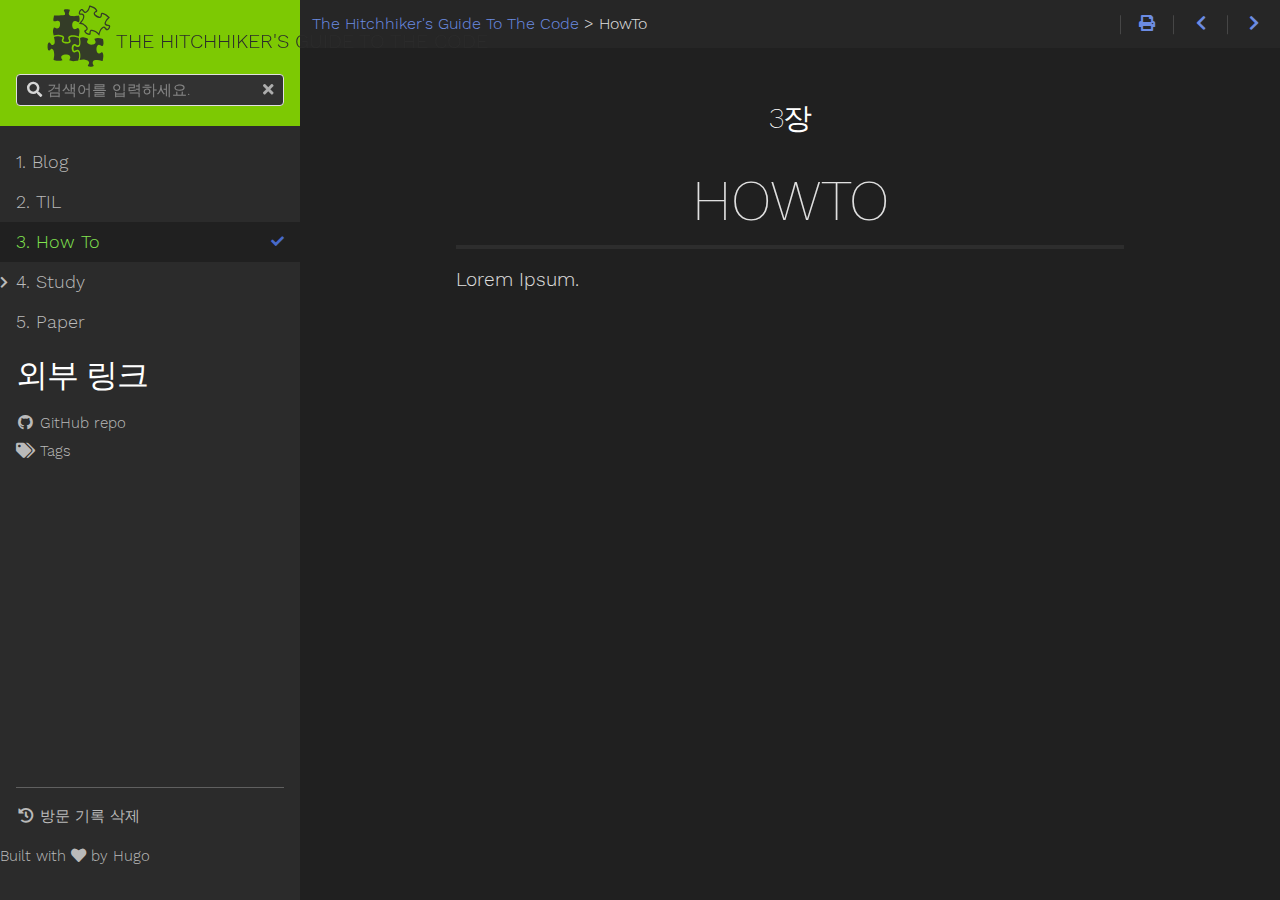
<file: 3.howto/index.html>
<!DOCTYPE html>
<html lang="kr">
  <head>
    <meta charset="utf-8">
    <meta name="viewport" content="height=device-height, width=device-width, initial-scale=1.0, minimum-scale=1.0">
    <meta name="generator" content="Hugo 0.101.0">
    <meta name="generator" content="Relearn 5.2.3+tip">
    <meta name="description" content="Documentation for Hugo Relearn Theme">
    <meta name="author" content="Sören Weber">
    <title>HowTo :: The Hitchhiker&#39;s Guide To The Code</title>
    <link href="/3.howto/index.xml" rel="alternate" type="application/rss+xml" title="The Hitchhiker&#39;s Guide To The Code">
    <link href="/3.howto/index.print.html" rel="alternate" type="text/html" title="The Hitchhiker&#39;s Guide To The Code">
    <!-- https://github.com/filamentgroup/loadCSS/blob/master/README.md#how-to-use -->
    <link href="/css/fontawesome-all.min.css?1663048431" rel="stylesheet" media="print" onload="this.media='all';this.onload=null;"><noscript><link href="/css/fontawesome-all.min.css?1663048431" rel="stylesheet"></noscript>
    <link href="/css/featherlight.min.css?1663048431" rel="stylesheet" media="print" onload="this.media='all';this.onload=null;"><noscript><link href="/css/featherlight.min.css?1663048431" rel="stylesheet"></noscript>
    <link href="/css/auto-complete.css?1663048431" rel="stylesheet" media="print" onload="this.media='all';this.onload=null;"><noscript><link href="/css/auto-complete.css?1663048431" rel="stylesheet"></noscript>
    <link href="/css/perfect-scrollbar.min.css?1663048431" rel="stylesheet">
    <link href="/css/nucleus.css?1663048431" rel="stylesheet">
    <link href="/css/fonts.css?1663048431" rel="stylesheet" media="print" onload="this.media='all';this.onload=null;"><noscript><link href="/css/fonts.css?1663048431" rel="stylesheet"></noscript>
    <link href="/css/theme.css?1663048431" rel="stylesheet">
    <link href="/css/theme-relearn-dark.css?1663048431" rel="stylesheet" id="variant-style">
    <link href="/css/ie.css?1663048431" rel="stylesheet">
    <link href="/css/variant.css?1663048431" rel="stylesheet">
    <link href="/css/print.css?1663048431" rel="stylesheet" media="print">
    <script src="/js/variant.js?1663048431"></script>
    <script>
      // hack to let hugo tell us how to get to the root when using relativeURLs, it needs to be called *url= for it to do its magic:
      // https://github.com/gohugoio/hugo/blob/145b3fcce35fbac25c7033c91c1b7ae6d1179da8/transform/urlreplacers/absurlreplacer.go#L72
      var index_url="/index.json";
      var root_url="/";
      var baseUri=root_url.replace(/\/$/, '');
      // translations
      window.T_Copy_to_clipboard = '클립보드에 복사';
      window.T_Copied_to_clipboard = '클립보드에 복사됐습니다!';
      window.T_Copy_link_to_clipboard = '링크를 클립보드에 복사';
      window.T_Link_copied_to_clipboard = '클립보드에 링크가 복사됐습니다!';
      // some further base stuff
      var baseUriFull='https:\/\/the-hitchhikers-guide-to-the-code.github.io/';
      window.variants && variants.init( [ 'relearn-dark' ] );
    </script>
    <script src="/js/jquery.min.js?1663048431" defer></script>
  </head>
  <body class="mobile-support html" data-url="/3.howto/">
    <div id="body" class="default-animation">
      <div id="sidebar-overlay"></div>
      <div id="toc-overlay"></div>
      <nav id="topbar" class="highlightable">
        <div>
          <div class="navigation">
             <a class="nav nav-next" href="/4.study/" title="Study (&#129106;)"><i class="fas fa-chevron-right fa-fw"></i></a>
          </div>
          <div class="navigation">
             <a class="nav nav-prev" href="/2.til/" title="Today I Learned (&#129104;)"><i class="fas fa-chevron-left fa-fw"></i></a>
          </div>
          <div id="top-print-link">
            <a class="print-link" title='전체 장 인쇄 (CTRL+ALT+p)' href="/3.howto/index.print.html">
              <i class="fas fa-print fa-fw"></i>
            </a>
          </div>
          <div id="breadcrumbs">
            <span id="sidebar-toggle-span">
              <a href="#" id="sidebar-toggle" title='메뉴 (CTRL+ALT+m)'><i class="fas fa-bars fa-fw"></i></a>
            </span>
            <ol class="links" itemscope itemtype="http://schema.org/BreadcrumbList">
              <meta itemprop="itemListOrder" content="Descending" />
              <li itemscope itemtype="https://schema.org/ListItem" itemprop="itemListElement"><meta itemprop="position" content="2" /><a itemprop="item" href="/"><span itemprop="name">The Hitchhiker&#39;s Guide To The Code</span></a> > </li>
              <li itemscope itemtype="https://schema.org/ListItem" itemprop="itemListElement"><meta itemprop="position" content="1" /><a itemprop="item" href="/3.howto/" aria-disabled="true"><span itemprop="name">HowTo</span></a></li>
            </ol>
          </div>
        </div>
      </nav>
      <main id="body-inner" class="highlightable chapter narrow" tabindex="-1">
        <div class="flex-block-wrapper">
          <div id="head-tags">
          </div>
          <article class="chapter">
<div class="article-subheading">3장</div>
<h1>HowTo</h1>

<p>Lorem Ipsum.</p>

            <footer class="footline">
            </footer>
          </article>
        </div>
      </main>
<script src="https://utteranc.es/client.js"
        repo="The-hitchhikers-guide-to-the-code/blog"
        issue-term="pathname"
        theme="github-dark"
        crossorigin="anonymous"
        async>
</script>
    </div>
    <aside id="sidebar" class="default-animation showVisitedLinks">
      <div id="header-wrapper" class="default-animation">
        <div id="header" class="default-animation">
          <style>
            #logo svg,
            #logo svg * {
              color: #282828;
              color: var(--MENU-SECTIONS-BG-color);
              fill: #282828 !important;
              fill: var(--MENU-SECTIONS-BG-color) !important;
              opacity: .945;
            }
            a#logo {
              color: #282828;
              color: var(--MENU-SECTIONS-BG-color);
              font-family: 'Work Sans', 'Helvetica', 'Tahoma', 'Geneva', 'Arial', sans-serif;
              font-size: 20px;
              font-weight: 300;
              margin-top: -13px;
              max-width: 60%;
              text-transform: uppercase;
              width: 226px;
              white-space: nowrap;
            }
            a#logo:hover {
              color: #282828;
              color: var(--MENU-SECTIONS-BG-color);
            }
            #logo svg {
              margin-bottom: -20px;
              margin-left: -23.5px;
              width: 40.5%;
            }
            @media only all and (max-width: 59.938em) {
              a#logo {
                font-size: 25px;
                margin-top: -3px;
              }
              #logo svg {
                margin-bottom: -12px;
                margin-left: -23px;
              }
            }
            @media all and (-ms-high-contrast:none) {
              /* IE11s understanding of positioning is weird at best */
              a#logo {
                margin-top: -58px;
              }
              #logo svg {
                margin-bottom: -62px;
              }
            }
          </style>
          <a id="logo" href="/">
            <svg xmlns="http://www.w3.org/2000/svg" viewBox="0 0 64.044 64.044">
              <path d="M46.103 136.34c-.642-.394-1.222-2.242-1.98-2.358-.76-.117-1.353.506-1.618 1.519-.266 1.012-.446 4.188.173 5.538.213.435.482.787 1.03.845.547.057.967-.504 1.45-1.027.482-.523.437-.9 1.142-.612.705.289 1.051.4 1.586 1.229.535.828 1.085 4.043.868 5.598-.241 1.458-.531 2.8-.59 4.088.26.075.517.148.772.217 2.68.724 5.373 1.037 7.873.02.001-.028.01-.105.008-.11-.048-.165-.18-.41-.36-.698-.18-.29-.414-.645-.586-1.114a3.212 3.212 0 0 1-.125-1.735c.056-.21.153-.342.249-.475 1.237-1.193 2.932-1.373 4.244-1.384.557-.004 1.389.016 2.198.255.809.239 1.706.724 2.068 1.843.187.578.114 1.17-.043 1.623-.153.438-.369.783-.545 1.091-.178.31-.329.6-.401.821-.007.02-.003.071-.005.094 2.256 1.008 4.716.91 7.189.398.55-.114 1.11-.247 1.673-.377.344-1.085.678-2.145.852-3.208.124-.752.158-2.311-.078-3.538-.118-.613-.306-1.15-.52-1.489-.221-.349-.413-.501-.747-.538-.243-.027-.51.013-.796.098-.67.223-1.33.606-1.966.76l-.008.002-.109.032c-.556.152-1.233.158-1.797-.36-.556-.51-.89-1.367-1.117-2.596-.283-1.528-.075-3.279.89-4.518l.071-.09h.07c.65-.71 1.485-.802 2.16-.599.706.213 1.333.629 1.772.84.736.354 1.185.319 1.475.171.291-.148.5-.439.668-.955.332-1.017.301-2.819.022-4.106-.148-.684-.13-1.292-.13-1.883-1.558-.463-3.067-.982-4.574-1.208-1.128-.169-2.263-.173-3.298.164-.13.046-.256.095-.38.15-.373.164-.633.342-.805.52-.077.098-.081.105-.087.21-.004.068.031.289.13.571.1.282.256.634.467 1.03.279.524.448 1.063.431 1.618a2.12 2.12 0 0 1-.499 1.309 1.757 1.757 0 0 1-.62.51h-.002c-.515.291-1.107.404-1.723.464-.86.083-1.787.026-2.598-.097-.806-.123-1.47-.28-1.948-.555-.444-.256-.79-.547-1.037-.925a2.273 2.273 0 0 1-.356-1.301c.029-.837.403-1.437.625-1.897.111-.23.191-.433.236-.583.045-.15.044-.25.046-.24-.005-.029-.127-.355-1.015-.741-1.138-.495-2.322-.673-3.533-.668h-.015a9.711 9.711 0 0 0-.521.016h-.002c-1.163.057-2.35.308-3.541.569.383 1.531.79 2.753.818 4.502-.096 1.297.158 2.114-1.03 2.935-.85.588-1.508.729-2.15.335" style="fill:#282828;fill-opacity:1;stroke:none;stroke-width:1.03763;stroke-miterlimit:4;stroke-dasharray:none;stroke-opacity:1" transform="translate(-40.698 -95.175)"/>
              <path d="M61.472 101.34v.002c-.3-.003-.603.01-.894.04-.544.055-1.39.165-1.778.306-1.238.364.13 2.344.41 2.913.28.569.285 2.03.14 2.134-.144.103-.375.261-.934.345-.56.084.03-.037-1.589.086-1.62.122-5.506.29-8.265.248-.022.26-.036.521-.097.808-.309 1.442-.63 3.163-.494 4.074.071.473.168.65.414.8.23.14.737.235 1.62-.004.834-.227 1.3-.442 1.887-.456.595-.016 1.555.472 1.965.717.411.245-.03-.008.002 0s.128.05.176.102c.049.053-.276-.523.104.199.379.721.72 3.256.002 4.68-.46.913-1.01 1.49-1.64 1.711-.63.22-1.229.067-1.734-.135-.881-.353-1.584-.7-2.205-.647-1.199 1.94-1.186 4.17-.6 6.602.097.397.212.814.327 1.23 2.68-.556 5.542-1.016 8.337.132 1.064.437 1.73 1.015 1.902 1.857.169.831-.193 1.508-.438 1.986-.122.238-.23.46-.307.642-.07.164-.096.28-.104.324.069.429.309.723.686.945.385.227.89.355 1.35.423.723.104 1.567.152 2.287.086.693-.064 1.032-.338 1.241-.544a2.447 2.447 0 0 0 .303-.437.175.175 0 0 0 .013-.035c-.004-.066-.037-.246-.195-.527-.46-.816-.87-1.595-.817-2.51.028-.476.218-.938.529-1.288.304-.343.698-.586 1.186-.79 1.442-.606 2.96-.609 4.372-.409 1.525.216 2.963.679 4.378 1.083.226-2.09.784-3.9.592-5.77-.058-.565-.287-1.333-.598-1.827-.32-.508-.59-.717-1.036-.642-.648.11-1.472.935-2.707 1.078-.791.092-1.494-.267-1.95-.86-.45-.583-.678-1.335-.78-2.101-.202-1.525.031-3.229.89-4.27.615-.747 1.45-.887 2.15-.74.687.145 1.307.492 1.857.745v-.002c.546.252 1.033.388 1.281.344a.547.547 0 0 0 .353-.188c.113-.124.242-.35.384-.75.604-1.712.206-3.68-.303-5.654-.667.145-1.336.293-2.018.413-1.341.236-2.73.392-4.136.273-.656-.055-1.695-.085-2.58-.476-.442-.195-.903-.514-1.157-1.093-.259-.591-.205-1.313.08-2.014.223-.64 1.082-2.178.692-2.585-.391-.407-1.651-.56-2.554-.571z" style="fill:#282828;fill-opacity:1;stroke:none;stroke-width:.992837;stroke-miterlimit:4;stroke-dasharray:none;stroke-opacity:1" transform="translate(-40.698 -95.175)"/>
              <path d="M83.128 98.116c-.484 1.875-1.057 3.757-2.486 5.033-.638.57-1.13.666-1.483.548-.401-.134-.715-.506-1.058-.973-.338-.461-.655-.97-1.076-1.332-.192-.165-.404-.315-.683-.38-.279-.066-.599-.02-.9.102-.489.196-.89.58-1.28 1.047a6.1 6.1 0 0 0-.985 1.632c-.234.591-.356 1.174-.277 1.713.072.487.392.977.905 1.185.463.187.926.156 1.36.154.433 0 .843.01 1.242.147.55.189.79.736.822 1.368.034.66-.145 1.412-.393 1.988l-.008.021c-.74 1.705-1.946 2.893-3.004 4.349l-.664.915.979.099c.924.092 1.788.26 2.468.675.46.281 1.806 1.205 2.794 2.222.497.513.888 1.031 1.047 1.502.078.231.095.422.05.6a.93.93 0 0 1-.345.474c-.301.223-.606.395-.864.532l-.354.186c-.107.058-.189.087-.345.228a.637.637 0 0 1 .062-.045l-.064.041-.209.236-.103.343s.003.126.007.152c.003.017.003.007.004.015v.002c.016.195.061.307.133.476a4.1 4.1 0 0 0 .32.596 5.7 5.7 0 0 0 2.8 2.258c.284.108.908.321 1.548.36.33.02.59.015.912-.13h.002c.08-.037.228-.095.382-.281.153-.186.19-.355.212-.445l.019-.075.003-.078c.023-.585-.037-1.296.072-1.899.153-.657.435-.956 1.009-.909 2.771.239 4.74 1.955 6.693 3.83l.742.714.279-1.155c.55-2.29 1.093-4.464 2.928-5.977.692-.57 1.184-.642 1.527-.509.39.151.676.536.996.995.319.458.605.926 1.07 1.212.194.119.464.232.784.209.32-.024.638-.163.988-.384 1.022-.645 1.778-1.756 2.086-2.942.136-.522.102-.991-.046-1.301-.158-.334-.433-.553-.754-.707-.653-.314-1.468-.373-2.094-.486-.825-.15-1.22-.475-1.345-.878-.13-.417 0-.953.335-1.61.6-1.173 1.887-2.602 3.13-3.911l.498-.526-.449-.432c-1.545-1.49-3.163-3.01-5.252-3.715h-.002c-.473-.16-1.097-.413-1.73-.424h-.003c-.311-.004-.596.04-.883.24v.002c-.22.155-.483.537-.583.937l-.008.036-.006.038c-.116.773-.06 1.467-.217 1.995-.063.212-.198.418-.359.507-.202.111-.492.153-.976.072-.582-.097-1.978-.69-3.021-1.503-.523-.407-.934-.85-1.117-1.3a1.153 1.153 0 0 1-.083-.63c.03-.184.1-.477.308-.593.21-.116.941-.32 1.377-.642h.002c.192-.141.403-.367.518-.64.114-.275.127-.526.123-.774-.006-.142-.036-.192-.08-.3a8.417 8.417 0 0 0-3-3.027c-1.226-.725-2.585-1.135-3.927-1.539-.434-.12-.844-.111-1.02.466zm.912.947c1.186.364 2.357.718 3.345 1.303 1.035.612 1.864 1.488 2.507 2.528-.514.263-1.095.5-1.44.79-.345.29-.729.914-.815 1.434-.084.509 0 .968.155 1.347.301.74.85 1.276 1.44 1.735 1.18.92 2.554 1.545 3.47 1.698.604.1 1.186.088 1.739-.216.594-.327.935-.911 1.088-1.427.264-.884.193-1.664.262-2.17h.1c.3.006.926.206 1.417.371 1.646.554 3.044 1.773 4.431 3.089-1.102 1.174-2.222 2.423-2.888 3.73-.42.823-.73 1.789-.453 2.687.283.913 1.1 1.415 2.138 1.603.691.126 1.472.226 1.84.403.19.091.258.182.278.223.03.064.058.075-.023.387-.21.804-.761 1.598-1.413 2.01-.247.155-.365.183-.407.187-.042.003-.061.002-.172-.066-.144-.088-.455-.473-.772-.929-.317-.454-.714-1.07-1.452-1.356-.783-.304-1.776-.022-2.713.75-1.942 1.6-2.626 3.764-3.146 5.8-1.802-1.676-3.772-3.138-6.589-3.517h-.002c-.346-.095-1.013-.031-1.293.143-.735.501-1.005 1.132-1.168 2.007-.125.69-.082 1.216-.074 1.659-.055.006-.046.01-.104.006-.42-.026-1.035-.215-1.244-.295-.947-.361-1.774-1.006-2.314-1.857-.054-.085-.072-.132-.109-.2l.027-.016c.284-.15.656-.36 1.045-.648.44-.327.789-.798.93-1.35a2.4 2.4 0 0 0-.068-1.379c-.254-.751-.753-1.353-1.295-1.911-1.09-1.124-2.452-2.049-2.99-2.378-.609-.372-1.303-.44-1.981-.56.875-1.094 1.878-2.251 2.596-3.921.294-.823.543-1.907.513-2.658-.049-.97-.489-2.013-1.52-2.367-.579-.2-1.131-.204-1.58-.203-.45.002-.786-.006-.97-.08h-.002c-.264-.107-.236-.108-.268-.33-.025-.17.021-.553.183-.962a4.67 4.67 0 0 1 .725-1.192c.29-.348.617-.59.705-.626.142-.057.176-.05.22-.04.045.011.127.052.263.17.235.201.56.671.92 1.161.354.484.791 1.08 1.543 1.33.8.267 1.784-.052 2.671-.846 1.594-1.424 2.235-3.317 2.714-5.051zm11.705 7.023c-.02.014.042-.002.042 0l-.008.035c.05-.2-.028-.04-.034-.035zM79.472 122.45a.198.198 0 0 1 .005.023v.014c-.002-.01-.003-.03-.005-.037zm-.29.732-.006.01-.044.027c.016-.01.033-.024.05-.036z" style="color:#000;fill:#282828;stroke-width:1.02352;-inkscape-stroke:none" transform="translate(-40.698 -95.175)"/>
              <path d="M76.694 128.845c-.85-.012-1.668.253-2.434.67-.01.592-.015 1.17.109 1.772.323 1.573.422 3.553-.07 5.147-.247.804-.684 1.535-1.347 1.891-.663.356-1.467.296-2.362-.159-.522-.266-1.059-.62-1.487-.757-.223-.072-.392-.096-.522-.069-.13.027-.232.094-.362.27-.53.719-.681 1.823-.497 2.876.177 1.012.418 1.438.543 1.56.143.137.26.154.604.055.548-.158 1.523-.857 2.573-.972l.02-.002.5.058c.686.081 1.247.562 1.622 1.19.372.62.591 1.37.73 2.136.279 1.532.25 3.16.083 4.232-.14.91-.394 1.72-.632 2.53 1.719-.385 3.485-.692 5.307-.36 1.174.214 2.749.574 3.762 1.977l.088.122.046.159c.162.551.16 1.114.024 1.578-.13.45-.348.772-.533 1.023-.181.246-.336.444-.437.606-.102.16-.141.275-.145.336-.01.17 0 .197.07.315.057.1.186.242.39.366.408.246 1.106.414 1.843.45a7.842 7.842 0 0 0 2.174-.21 4.28 4.28 0 0 0 .822-.296c.218-.106.385-.242.377-.233l.029-.031c.025-.035.05-.072.05-.068 0-.004 0-.017-.003-.05a2.733 2.733 0 0 0-.21-.579c-.26-.548-.839-1.333-.822-2.46.01-.657.27-1.21.598-1.576.32-.357.696-.575 1.074-.736.759-.323 1.57-.418 2.054-.458 1.653-.136 3.252.296 4.755.765.457.142.905.29 1.352.434.325-2.258.902-4.247.598-6.217-.071-.46-.25-1.169-.486-1.684-.238-.518-.495-.762-.675-.779-.351-.032-.716.14-1.174.418-.457.277-1.005.665-1.695.742-.745.082-1.406-.291-1.84-.908-.428-.608-.653-1.394-.754-2.196-.203-1.596.016-3.377.794-4.493.568-.813 1.358-.984 2.024-.835.65.146 1.243.51 1.769.779.524.267.99.413 1.237.365a.527.527 0 0 0 .346-.2c.11-.132.235-.373.37-.798.612-1.918.27-3.894-.246-6.054-2.815-.851-5.49-1.534-8.089-.267a.727.727 0 0 0-.223.148c-.024.028-.018.021-.026.056.001-.003-.01.178.07.44.162.522.611 1.29.911 1.978l.004.009.029.063.024.084V133c.162.635.016 1.297-.274 1.727-.272.404-.618.636-.952.81-.675.353-1.399.484-1.724.533a5.888 5.888 0 0 1-3.973-.795c-.512-.311-.876-.594-1.133-1.02-.282-.466-.318-1.084-.172-1.557.252-.814.715-1.266.971-1.89a.663.663 0 0 0 .047-.14c.001-.013 0-.006-.007-.037a.761.761 0 0 0-.184-.268c-.264-.267-.865-.595-1.54-.826-1.356-.462-3.07-.659-3.583-.686-.062-.002-.121-.006-.178-.006z" style="fill:#282828;fill-opacity:1;stroke:none;stroke-width:.991342;stroke-miterlimit:4;stroke-dasharray:none;stroke-opacity:1" transform="translate(-40.698 -95.175)"/>
            </svg>
          The Hitchhiker's Guide To The Code
          </a>
        </div>
        <div class="searchbox default-animation">
          <label for="search-by"><i class="fas fa-search"></i></label>
          <input data-search-input id="search-by" type="search" placeholder="검색어를 입력하세요.">
          <span data-search-clear=""><i class="fas fa-times"></i></span>
        </div>
        <script>
          var contentLangs=['en'];
        </script>
        <script src="/js/auto-complete.js?1663048431" defer></script>
        <script src="/js/lunr.min.js?1663048431" defer></script>
        <script src="/js/lunr.stemmer.support.min.js?1663048431" defer></script>
        <script src="/js/lunr.multi.min.js?1663048431" defer></script>
        <script src="/js/lunr.en.min.js?1663048431" defer></script>
        <script src="/js/search.js?1663048431" defer></script>
      </div>
      <div id="content-wrapper" class="highlightable">
        <ul class="topics collapsible-menu">
          <li data-nav-id="/1.blog/" title="Blog" class="dd-item"><a href="/1.blog/">1. Blog<i class="fas fa-check read-icon"></i></a></li>
          <li data-nav-id="/2.til/" title="Today I Learned" class="dd-item"><a href="/2.til/">2. TIL<i class="fas fa-check read-icon"></i></a></li>
          <li data-nav-id="/3.howto/" title="HowTo" class="dd-item active"><a href="/3.howto/">3. How To<i class="fas fa-check read-icon"></i></a></li>
          <li data-nav-id="/4.study/" title="Study" class="dd-item"><input type="checkbox" id="section-4bb00e0d7b9bf424d053e9d7e0a97436" class="toggle"/><label for="section-4bb00e0d7b9bf424d053e9d7e0a97436" ></label><a href="/4.study/">4. Study<i class="fas fa-check read-icon"></i></a><ul>
          <li data-nav-id="/4.study/4.1book/" title="Book" class="dd-item alwaysopen"><input type="checkbox" id="section-5265c2c160ab7035115807decd967331" class="toggle" checked/><label for="section-5265c2c160ab7035115807decd967331" ></label><a href="/4.study/4.1book/">4.1 From Book<i class="fas fa-check read-icon"></i></a><ul>
          <li data-nav-id="/4.study/4.1book/4.1.1springbootmsa/" title="스프링 부트를 활용한 마이크로 서비스 개발" class="dd-item"><a href="/4.study/4.1book/4.1.1springbootmsa/">4.1.1 스프링 부트를 활용한 마이크로 서비스 개발<i class="fas fa-check read-icon"></i></a></li></ul></li>
          <li data-nav-id="/4.study/4.2csbasic/" title="Computer Science Basic" class="dd-item"><a href="/4.study/4.2csbasic/">4.2 Computer Science Basic<i class="fas fa-check read-icon"></i></a></li></ul></li>
          <li data-nav-id="/5.paper/" title="Paper" class="dd-item"><a href="/5.paper/">5. Paper<i class="fas fa-check read-icon"></i></a></li>
        </ul>
        <div id="shortcuts">
          <div class="nav-title">외부 링크</div>
          <ul>
            <li><a class="padding" href="https://github.com/orgs/The-hitchhikers-guide-to-the-code/dashboard"><i class='fab fa-fw fa-github'></i> GitHub repo</a></li>
            <li><a class="padding" href="/tags/"><i class='fas fa-fw fa-tags'></i> Tags</a></li>
          </ul>
        </div>
        <div class="footermargin footerLangSwitch footerVariantSwitch footerVisitedLinks footerFooter showVisitedLinks showFooter"></div>
        <hr class="default-animation footerLangSwitch footerVariantSwitch footerVisitedLinks footerFooter showVisitedLinks showFooter"/>
        <div id="prefooter" class="footerLangSwitch footerVariantSwitch footerVisitedLinks showVisitedLinks">
          <ul>
            <li id="select-language-container" class="footerLangSwitch">
              <a class="padding select-container">
                <i class="fas fa-language fa-fw"></i>
                <span>&nbsp;</span>
                <div class="select-style">
                  <select id="select-language" onchange="location = baseUri + this.value;">
                  </select>
                </div>
                <div class="select-clear"></div>
              </a>
            </li>
            <li id="select-variant-container" class="footerVariantSwitch">
              <a class="padding select-container">
                <i class="fas fa-paint-brush fa-fw"></i>
                <span>&nbsp;</span>
                <div class="select-style">
                  <select id="select-variant" onchange="window.variants && variants.changeVariant( this.value );">
                    <option id="relearn-dark" value="relearn-dark" selected>Relearn Dark</option>
                  </select>
                </div>
                <div class="select-clear"></div>
              </a>
              <script>window.variants && variants.markSelectedVariant();</script>
            </li>
            <li class="footerVisitedLinks showVisitedLinks"><a class="padding" onclick="clearHistory();"><i class="fas fa-history fa-fw"></i> 방문 기록 삭제</a></li>
          </ul>
        </div>
        <div id="footer" class="footerFooter showFooter">
	    <p>Built with <a href="https://github.com/McShelby/hugo-theme-relearn"><i class="fas fa-heart"></i></a> by <a href="https://gohugo.io/">Hugo</a></p>
        </div>
      </div>
    </aside>
    <script src="/js/clipboard.min.js?1663048431" defer></script>
    <script src="/js/perfect-scrollbar.min.js?1663048431" defer></script>
    <script src="/js/featherlight.min.js?1663048431" defer></script>
    <script src="/js/theme.js?1663048431" defer></script>
  </body>
</html>
</file>
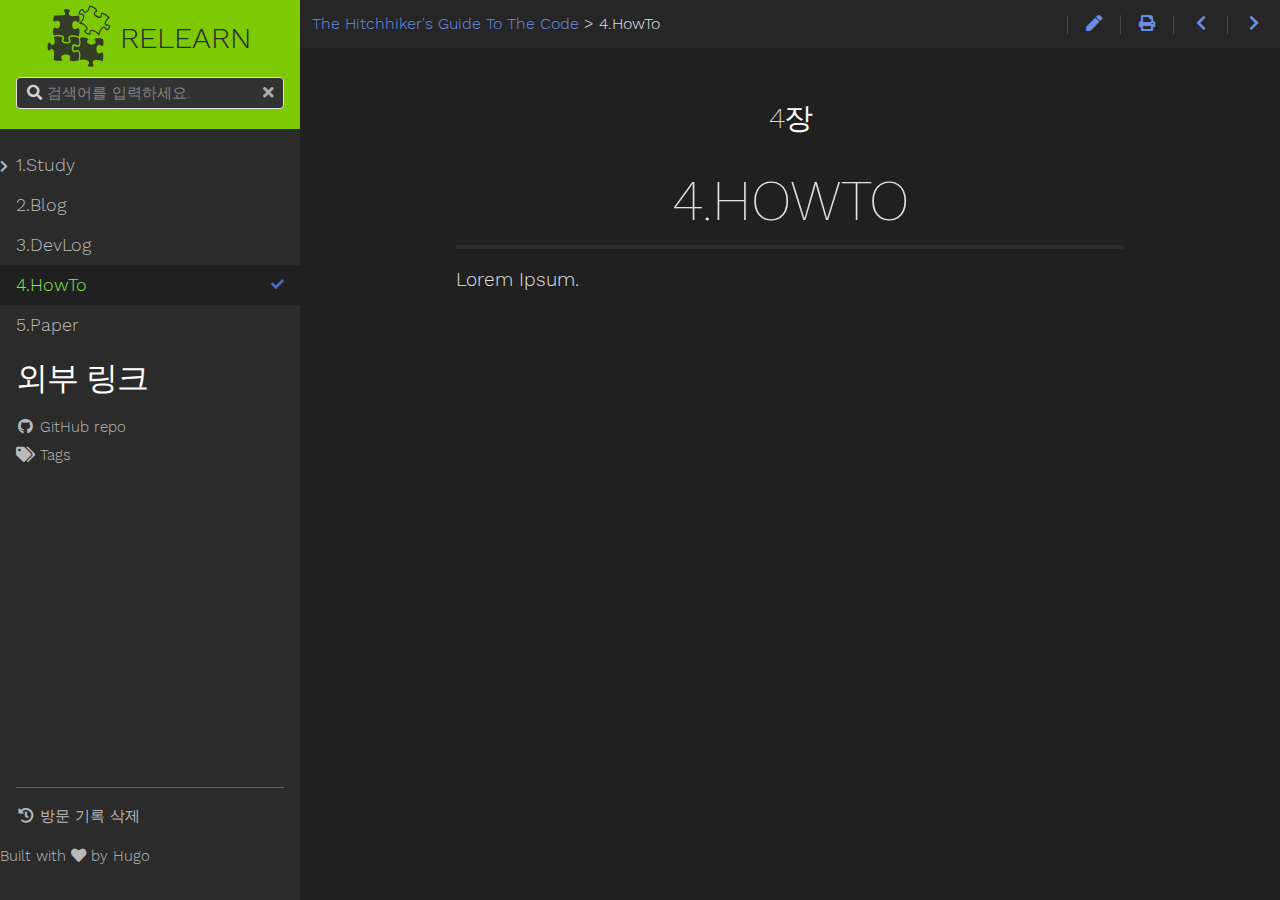
<file: 4.howto/index.html>
<!DOCTYPE html>
<html lang="kr">
  <head>
    <meta charset="utf-8">
    <meta name="viewport" content="height=device-height, width=device-width, initial-scale=1.0, minimum-scale=1.0">
    <meta name="generator" content="Hugo 0.101.0">
    <meta name="generator" content="Relearn 5.2.3+tip">
    <meta name="description" content="Documentation for Hugo Relearn Theme">
    <meta name="author" content="Sören Weber">
    <title>4.HowTo :: The Hitchhiker&#39;s Guide To The Code</title>
    <link href="/4.howto/index.xml" rel="alternate" type="application/rss+xml" title="The Hitchhiker&#39;s Guide To The Code">
    <link href="/4.howto/index.print.html" rel="alternate" type="text/html" title="The Hitchhiker&#39;s Guide To The Code">
    <!-- https://github.com/filamentgroup/loadCSS/blob/master/README.md#how-to-use -->
    <link href="/css/fontawesome-all.min.css?1663043430" rel="stylesheet" media="print" onload="this.media='all';this.onload=null;"><noscript><link href="/css/fontawesome-all.min.css?1663043430" rel="stylesheet"></noscript>
    <link href="/css/featherlight.min.css?1663043430" rel="stylesheet" media="print" onload="this.media='all';this.onload=null;"><noscript><link href="/css/featherlight.min.css?1663043430" rel="stylesheet"></noscript>
    <link href="/css/auto-complete.css?1663043430" rel="stylesheet" media="print" onload="this.media='all';this.onload=null;"><noscript><link href="/css/auto-complete.css?1663043430" rel="stylesheet"></noscript>
    <link href="/css/perfect-scrollbar.min.css?1663043430" rel="stylesheet">
    <link href="/css/nucleus.css?1663043430" rel="stylesheet">
    <link href="/css/fonts.css?1663043430" rel="stylesheet" media="print" onload="this.media='all';this.onload=null;"><noscript><link href="/css/fonts.css?1663043430" rel="stylesheet"></noscript>
    <link href="/css/theme.css?1663043430" rel="stylesheet">
    <link href="/css/theme-relearn-dark.css?1663043430" rel="stylesheet" id="variant-style">
    <link href="/css/ie.css?1663043430" rel="stylesheet">
    <link href="/css/variant.css?1663043430" rel="stylesheet">
    <link href="/css/print.css?1663043430" rel="stylesheet" media="print">
    <script src="/js/variant.js?1663043430"></script>
    <script>
      // hack to let hugo tell us how to get to the root when using relativeURLs, it needs to be called *url= for it to do its magic:
      // https://github.com/gohugoio/hugo/blob/145b3fcce35fbac25c7033c91c1b7ae6d1179da8/transform/urlreplacers/absurlreplacer.go#L72
      var index_url="/index.json";
      var root_url="/";
      var baseUri=root_url.replace(/\/$/, '');
      // translations
      window.T_Copy_to_clipboard = '클립보드에 복사';
      window.T_Copied_to_clipboard = '클립보드에 복사됐습니다!';
      window.T_Copy_link_to_clipboard = '링크를 클립보드에 복사';
      window.T_Link_copied_to_clipboard = '클립보드에 링크가 복사됐습니다!';
      // some further base stuff
      var baseUriFull='https:\/\/the-hitchhikers-guide-to-the-code.github.io/';
      window.variants && variants.init( [ 'relearn-dark' ] );
    </script>
    <script src="/js/jquery.min.js?1663043430" defer></script>
  </head>
  <body class="mobile-support html" data-url="/4.howto/">
    <div id="body" class="default-animation">
      <div id="sidebar-overlay"></div>
      <div id="toc-overlay"></div>
      <nav id="topbar" class="highlightable">
        <div>
          <div class="navigation">
             <a class="nav nav-next" href="/5.paper/" title="5.Paper (&#129106;)"><i class="fas fa-chevron-right fa-fw"></i></a>
          </div>
          <div class="navigation">
             <a class="nav nav-prev" href="/3.devlog/" title="3.DevLog (&#129104;)"><i class="fas fa-chevron-left fa-fw"></i></a>
          </div>
          <div id="top-print-link">
            <a class="print-link" title='전체 장 인쇄 (CTRL+ALT+p)' href="/4.howto/index.print.html">
              <i class="fas fa-print fa-fw"></i>
            </a>
          </div>
          <div id="top-github-link">
            <a class="github-link" title='편집 (CTRL+ALT+e)' href="https://github.com/McShelby/hugo-theme-relearn/edit/main/exampleSite/content/4.HowTo/_index.md" target="blank">
              <i class="fas fa-pen fa-fw"></i>
            </a>
          </div>
          <div id="breadcrumbs">
            <span id="sidebar-toggle-span">
              <a href="#" id="sidebar-toggle" title='메뉴 (CTRL+ALT+m)'><i class="fas fa-bars fa-fw"></i></a>
            </span>
            <ol class="links" itemscope itemtype="http://schema.org/BreadcrumbList">
              <meta itemprop="itemListOrder" content="Descending" />
              <li itemscope itemtype="https://schema.org/ListItem" itemprop="itemListElement"><meta itemprop="position" content="2" /><a itemprop="item" href="/"><span itemprop="name">The Hitchhiker&#39;s Guide To The Code</span></a> > </li>
              <li itemscope itemtype="https://schema.org/ListItem" itemprop="itemListElement"><meta itemprop="position" content="1" /><a itemprop="item" href="/4.howto/" aria-disabled="true"><span itemprop="name">4.HowTo</span></a></li>
            </ol>
          </div>
        </div>
      </nav>
      <main id="body-inner" class="highlightable chapter narrow" tabindex="-1">
        <div class="flex-block-wrapper">
          <div id="head-tags">
          </div>
          <article class="chapter">
<div class="article-subheading">4장</div>
<h1>4.HowTo</h1>

<p>Lorem Ipsum.</p>

            <footer class="footline">
            </footer>
          </article>
        </div>
      </main>
    </div>
    <aside id="sidebar" class="default-animation showVisitedLinks">
      <div id="header-wrapper" class="default-animation">
        <div id="header" class="default-animation">
          <style>
            #logo svg,
            #logo svg * {
              color: #282828;
              color: var(--MENU-SECTIONS-BG-color);
              fill: #282828 !important;
              fill: var(--MENU-SECTIONS-BG-color) !important;
              opacity: .945;
            }
            a#logo {
              color: #282828;
              color: var(--MENU-SECTIONS-BG-color);
              font-family: 'Work Sans', 'Helvetica', 'Tahoma', 'Geneva', 'Arial', sans-serif;
              font-size: 30px;
              font-weight: 300;
              margin-top: -13px;
              max-width: 60%;
              text-transform: uppercase;
              width: 226px;
              white-space: nowrap;
            }
            a#logo:hover {
              color: #282828;
              color: var(--MENU-SECTIONS-BG-color);
            }
            #logo svg {
              margin-bottom: -20px;
              margin-left: -23.5px;
              width: 40.5%;
            }
            @media only all and (max-width: 59.938em) {
              a#logo {
                font-size: 25px;
                margin-top: -3px;
              }
              #logo svg {
                margin-bottom: -12px;
                margin-left: -23px;
              }
            }
            @media all and (-ms-high-contrast:none) {
              /* IE11s understanding of positioning is weird at best */
              a#logo {
                margin-top: -58px;
              }
              #logo svg {
                margin-bottom: -62px;
              }
            }
          </style>
          <a id="logo" href="/">
            <svg xmlns="http://www.w3.org/2000/svg" viewBox="0 0 64.044 64.044">
              <path d="M46.103 136.34c-.642-.394-1.222-2.242-1.98-2.358-.76-.117-1.353.506-1.618 1.519-.266 1.012-.446 4.188.173 5.538.213.435.482.787 1.03.845.547.057.967-.504 1.45-1.027.482-.523.437-.9 1.142-.612.705.289 1.051.4 1.586 1.229.535.828 1.085 4.043.868 5.598-.241 1.458-.531 2.8-.59 4.088.26.075.517.148.772.217 2.68.724 5.373 1.037 7.873.02.001-.028.01-.105.008-.11-.048-.165-.18-.41-.36-.698-.18-.29-.414-.645-.586-1.114a3.212 3.212 0 0 1-.125-1.735c.056-.21.153-.342.249-.475 1.237-1.193 2.932-1.373 4.244-1.384.557-.004 1.389.016 2.198.255.809.239 1.706.724 2.068 1.843.187.578.114 1.17-.043 1.623-.153.438-.369.783-.545 1.091-.178.31-.329.6-.401.821-.007.02-.003.071-.005.094 2.256 1.008 4.716.91 7.189.398.55-.114 1.11-.247 1.673-.377.344-1.085.678-2.145.852-3.208.124-.752.158-2.311-.078-3.538-.118-.613-.306-1.15-.52-1.489-.221-.349-.413-.501-.747-.538-.243-.027-.51.013-.796.098-.67.223-1.33.606-1.966.76l-.008.002-.109.032c-.556.152-1.233.158-1.797-.36-.556-.51-.89-1.367-1.117-2.596-.283-1.528-.075-3.279.89-4.518l.071-.09h.07c.65-.71 1.485-.802 2.16-.599.706.213 1.333.629 1.772.84.736.354 1.185.319 1.475.171.291-.148.5-.439.668-.955.332-1.017.301-2.819.022-4.106-.148-.684-.13-1.292-.13-1.883-1.558-.463-3.067-.982-4.574-1.208-1.128-.169-2.263-.173-3.298.164-.13.046-.256.095-.38.15-.373.164-.633.342-.805.52-.077.098-.081.105-.087.21-.004.068.031.289.13.571.1.282.256.634.467 1.03.279.524.448 1.063.431 1.618a2.12 2.12 0 0 1-.499 1.309 1.757 1.757 0 0 1-.62.51h-.002c-.515.291-1.107.404-1.723.464-.86.083-1.787.026-2.598-.097-.806-.123-1.47-.28-1.948-.555-.444-.256-.79-.547-1.037-.925a2.273 2.273 0 0 1-.356-1.301c.029-.837.403-1.437.625-1.897.111-.23.191-.433.236-.583.045-.15.044-.25.046-.24-.005-.029-.127-.355-1.015-.741-1.138-.495-2.322-.673-3.533-.668h-.015a9.711 9.711 0 0 0-.521.016h-.002c-1.163.057-2.35.308-3.541.569.383 1.531.79 2.753.818 4.502-.096 1.297.158 2.114-1.03 2.935-.85.588-1.508.729-2.15.335" style="fill:#282828;fill-opacity:1;stroke:none;stroke-width:1.03763;stroke-miterlimit:4;stroke-dasharray:none;stroke-opacity:1" transform="translate(-40.698 -95.175)"/>
              <path d="M61.472 101.34v.002c-.3-.003-.603.01-.894.04-.544.055-1.39.165-1.778.306-1.238.364.13 2.344.41 2.913.28.569.285 2.03.14 2.134-.144.103-.375.261-.934.345-.56.084.03-.037-1.589.086-1.62.122-5.506.29-8.265.248-.022.26-.036.521-.097.808-.309 1.442-.63 3.163-.494 4.074.071.473.168.65.414.8.23.14.737.235 1.62-.004.834-.227 1.3-.442 1.887-.456.595-.016 1.555.472 1.965.717.411.245-.03-.008.002 0s.128.05.176.102c.049.053-.276-.523.104.199.379.721.72 3.256.002 4.68-.46.913-1.01 1.49-1.64 1.711-.63.22-1.229.067-1.734-.135-.881-.353-1.584-.7-2.205-.647-1.199 1.94-1.186 4.17-.6 6.602.097.397.212.814.327 1.23 2.68-.556 5.542-1.016 8.337.132 1.064.437 1.73 1.015 1.902 1.857.169.831-.193 1.508-.438 1.986-.122.238-.23.46-.307.642-.07.164-.096.28-.104.324.069.429.309.723.686.945.385.227.89.355 1.35.423.723.104 1.567.152 2.287.086.693-.064 1.032-.338 1.241-.544a2.447 2.447 0 0 0 .303-.437.175.175 0 0 0 .013-.035c-.004-.066-.037-.246-.195-.527-.46-.816-.87-1.595-.817-2.51.028-.476.218-.938.529-1.288.304-.343.698-.586 1.186-.79 1.442-.606 2.96-.609 4.372-.409 1.525.216 2.963.679 4.378 1.083.226-2.09.784-3.9.592-5.77-.058-.565-.287-1.333-.598-1.827-.32-.508-.59-.717-1.036-.642-.648.11-1.472.935-2.707 1.078-.791.092-1.494-.267-1.95-.86-.45-.583-.678-1.335-.78-2.101-.202-1.525.031-3.229.89-4.27.615-.747 1.45-.887 2.15-.74.687.145 1.307.492 1.857.745v-.002c.546.252 1.033.388 1.281.344a.547.547 0 0 0 .353-.188c.113-.124.242-.35.384-.75.604-1.712.206-3.68-.303-5.654-.667.145-1.336.293-2.018.413-1.341.236-2.73.392-4.136.273-.656-.055-1.695-.085-2.58-.476-.442-.195-.903-.514-1.157-1.093-.259-.591-.205-1.313.08-2.014.223-.64 1.082-2.178.692-2.585-.391-.407-1.651-.56-2.554-.571z" style="fill:#282828;fill-opacity:1;stroke:none;stroke-width:.992837;stroke-miterlimit:4;stroke-dasharray:none;stroke-opacity:1" transform="translate(-40.698 -95.175)"/>
              <path d="M83.128 98.116c-.484 1.875-1.057 3.757-2.486 5.033-.638.57-1.13.666-1.483.548-.401-.134-.715-.506-1.058-.973-.338-.461-.655-.97-1.076-1.332-.192-.165-.404-.315-.683-.38-.279-.066-.599-.02-.9.102-.489.196-.89.58-1.28 1.047a6.1 6.1 0 0 0-.985 1.632c-.234.591-.356 1.174-.277 1.713.072.487.392.977.905 1.185.463.187.926.156 1.36.154.433 0 .843.01 1.242.147.55.189.79.736.822 1.368.034.66-.145 1.412-.393 1.988l-.008.021c-.74 1.705-1.946 2.893-3.004 4.349l-.664.915.979.099c.924.092 1.788.26 2.468.675.46.281 1.806 1.205 2.794 2.222.497.513.888 1.031 1.047 1.502.078.231.095.422.05.6a.93.93 0 0 1-.345.474c-.301.223-.606.395-.864.532l-.354.186c-.107.058-.189.087-.345.228a.637.637 0 0 1 .062-.045l-.064.041-.209.236-.103.343s.003.126.007.152c.003.017.003.007.004.015v.002c.016.195.061.307.133.476a4.1 4.1 0 0 0 .32.596 5.7 5.7 0 0 0 2.8 2.258c.284.108.908.321 1.548.36.33.02.59.015.912-.13h.002c.08-.037.228-.095.382-.281.153-.186.19-.355.212-.445l.019-.075.003-.078c.023-.585-.037-1.296.072-1.899.153-.657.435-.956 1.009-.909 2.771.239 4.74 1.955 6.693 3.83l.742.714.279-1.155c.55-2.29 1.093-4.464 2.928-5.977.692-.57 1.184-.642 1.527-.509.39.151.676.536.996.995.319.458.605.926 1.07 1.212.194.119.464.232.784.209.32-.024.638-.163.988-.384 1.022-.645 1.778-1.756 2.086-2.942.136-.522.102-.991-.046-1.301-.158-.334-.433-.553-.754-.707-.653-.314-1.468-.373-2.094-.486-.825-.15-1.22-.475-1.345-.878-.13-.417 0-.953.335-1.61.6-1.173 1.887-2.602 3.13-3.911l.498-.526-.449-.432c-1.545-1.49-3.163-3.01-5.252-3.715h-.002c-.473-.16-1.097-.413-1.73-.424h-.003c-.311-.004-.596.04-.883.24v.002c-.22.155-.483.537-.583.937l-.008.036-.006.038c-.116.773-.06 1.467-.217 1.995-.063.212-.198.418-.359.507-.202.111-.492.153-.976.072-.582-.097-1.978-.69-3.021-1.503-.523-.407-.934-.85-1.117-1.3a1.153 1.153 0 0 1-.083-.63c.03-.184.1-.477.308-.593.21-.116.941-.32 1.377-.642h.002c.192-.141.403-.367.518-.64.114-.275.127-.526.123-.774-.006-.142-.036-.192-.08-.3a8.417 8.417 0 0 0-3-3.027c-1.226-.725-2.585-1.135-3.927-1.539-.434-.12-.844-.111-1.02.466zm.912.947c1.186.364 2.357.718 3.345 1.303 1.035.612 1.864 1.488 2.507 2.528-.514.263-1.095.5-1.44.79-.345.29-.729.914-.815 1.434-.084.509 0 .968.155 1.347.301.74.85 1.276 1.44 1.735 1.18.92 2.554 1.545 3.47 1.698.604.1 1.186.088 1.739-.216.594-.327.935-.911 1.088-1.427.264-.884.193-1.664.262-2.17h.1c.3.006.926.206 1.417.371 1.646.554 3.044 1.773 4.431 3.089-1.102 1.174-2.222 2.423-2.888 3.73-.42.823-.73 1.789-.453 2.687.283.913 1.1 1.415 2.138 1.603.691.126 1.472.226 1.84.403.19.091.258.182.278.223.03.064.058.075-.023.387-.21.804-.761 1.598-1.413 2.01-.247.155-.365.183-.407.187-.042.003-.061.002-.172-.066-.144-.088-.455-.473-.772-.929-.317-.454-.714-1.07-1.452-1.356-.783-.304-1.776-.022-2.713.75-1.942 1.6-2.626 3.764-3.146 5.8-1.802-1.676-3.772-3.138-6.589-3.517h-.002c-.346-.095-1.013-.031-1.293.143-.735.501-1.005 1.132-1.168 2.007-.125.69-.082 1.216-.074 1.659-.055.006-.046.01-.104.006-.42-.026-1.035-.215-1.244-.295-.947-.361-1.774-1.006-2.314-1.857-.054-.085-.072-.132-.109-.2l.027-.016c.284-.15.656-.36 1.045-.648.44-.327.789-.798.93-1.35a2.4 2.4 0 0 0-.068-1.379c-.254-.751-.753-1.353-1.295-1.911-1.09-1.124-2.452-2.049-2.99-2.378-.609-.372-1.303-.44-1.981-.56.875-1.094 1.878-2.251 2.596-3.921.294-.823.543-1.907.513-2.658-.049-.97-.489-2.013-1.52-2.367-.579-.2-1.131-.204-1.58-.203-.45.002-.786-.006-.97-.08h-.002c-.264-.107-.236-.108-.268-.33-.025-.17.021-.553.183-.962a4.67 4.67 0 0 1 .725-1.192c.29-.348.617-.59.705-.626.142-.057.176-.05.22-.04.045.011.127.052.263.17.235.201.56.671.92 1.161.354.484.791 1.08 1.543 1.33.8.267 1.784-.052 2.671-.846 1.594-1.424 2.235-3.317 2.714-5.051zm11.705 7.023c-.02.014.042-.002.042 0l-.008.035c.05-.2-.028-.04-.034-.035zM79.472 122.45a.198.198 0 0 1 .005.023v.014c-.002-.01-.003-.03-.005-.037zm-.29.732-.006.01-.044.027c.016-.01.033-.024.05-.036z" style="color:#000;fill:#282828;stroke-width:1.02352;-inkscape-stroke:none" transform="translate(-40.698 -95.175)"/>
              <path d="M76.694 128.845c-.85-.012-1.668.253-2.434.67-.01.592-.015 1.17.109 1.772.323 1.573.422 3.553-.07 5.147-.247.804-.684 1.535-1.347 1.891-.663.356-1.467.296-2.362-.159-.522-.266-1.059-.62-1.487-.757-.223-.072-.392-.096-.522-.069-.13.027-.232.094-.362.27-.53.719-.681 1.823-.497 2.876.177 1.012.418 1.438.543 1.56.143.137.26.154.604.055.548-.158 1.523-.857 2.573-.972l.02-.002.5.058c.686.081 1.247.562 1.622 1.19.372.62.591 1.37.73 2.136.279 1.532.25 3.16.083 4.232-.14.91-.394 1.72-.632 2.53 1.719-.385 3.485-.692 5.307-.36 1.174.214 2.749.574 3.762 1.977l.088.122.046.159c.162.551.16 1.114.024 1.578-.13.45-.348.772-.533 1.023-.181.246-.336.444-.437.606-.102.16-.141.275-.145.336-.01.17 0 .197.07.315.057.1.186.242.39.366.408.246 1.106.414 1.843.45a7.842 7.842 0 0 0 2.174-.21 4.28 4.28 0 0 0 .822-.296c.218-.106.385-.242.377-.233l.029-.031c.025-.035.05-.072.05-.068 0-.004 0-.017-.003-.05a2.733 2.733 0 0 0-.21-.579c-.26-.548-.839-1.333-.822-2.46.01-.657.27-1.21.598-1.576.32-.357.696-.575 1.074-.736.759-.323 1.57-.418 2.054-.458 1.653-.136 3.252.296 4.755.765.457.142.905.29 1.352.434.325-2.258.902-4.247.598-6.217-.071-.46-.25-1.169-.486-1.684-.238-.518-.495-.762-.675-.779-.351-.032-.716.14-1.174.418-.457.277-1.005.665-1.695.742-.745.082-1.406-.291-1.84-.908-.428-.608-.653-1.394-.754-2.196-.203-1.596.016-3.377.794-4.493.568-.813 1.358-.984 2.024-.835.65.146 1.243.51 1.769.779.524.267.99.413 1.237.365a.527.527 0 0 0 .346-.2c.11-.132.235-.373.37-.798.612-1.918.27-3.894-.246-6.054-2.815-.851-5.49-1.534-8.089-.267a.727.727 0 0 0-.223.148c-.024.028-.018.021-.026.056.001-.003-.01.178.07.44.162.522.611 1.29.911 1.978l.004.009.029.063.024.084V133c.162.635.016 1.297-.274 1.727-.272.404-.618.636-.952.81-.675.353-1.399.484-1.724.533a5.888 5.888 0 0 1-3.973-.795c-.512-.311-.876-.594-1.133-1.02-.282-.466-.318-1.084-.172-1.557.252-.814.715-1.266.971-1.89a.663.663 0 0 0 .047-.14c.001-.013 0-.006-.007-.037a.761.761 0 0 0-.184-.268c-.264-.267-.865-.595-1.54-.826-1.356-.462-3.07-.659-3.583-.686-.062-.002-.121-.006-.178-.006z" style="fill:#282828;fill-opacity:1;stroke:none;stroke-width:.991342;stroke-miterlimit:4;stroke-dasharray:none;stroke-opacity:1" transform="translate(-40.698 -95.175)"/>
            </svg>
            Relearn
          </a>
        </div>
        <div class="searchbox default-animation">
          <label for="search-by"><i class="fas fa-search"></i></label>
          <input data-search-input id="search-by" type="search" placeholder="검색어를 입력하세요.">
          <span data-search-clear=""><i class="fas fa-times"></i></span>
        </div>
        <script>
          var contentLangs=['en'];
        </script>
        <script src="/js/auto-complete.js?1663043430" defer></script>
        <script src="/js/lunr.min.js?1663043430" defer></script>
        <script src="/js/lunr.stemmer.support.min.js?1663043430" defer></script>
        <script src="/js/lunr.multi.min.js?1663043430" defer></script>
        <script src="/js/lunr.en.min.js?1663043430" defer></script>
        <script src="/js/search.js?1663043430" defer></script>
      </div>
      <div id="content-wrapper" class="highlightable">
        <ul class="topics collapsible-menu">
          <li data-nav-id="/1.study/" title="1.Study" class="dd-item"><input type="checkbox" id="section-c2a0777a630e14a7116451005c63c0f7" class="toggle"/><label for="section-c2a0777a630e14a7116451005c63c0f7" ></label><a href="/1.study/">1.Study<i class="fas fa-check read-icon"></i></a><ul>
          <li data-nav-id="/1.study/1.1book/" title="Book" class="dd-item alwaysopen"><input type="checkbox" id="section-6f4bd4628edae7de87edff6469af67a5" class="toggle" checked/><label for="section-6f4bd4628edae7de87edff6469af67a5" ></label><a href="/1.study/1.1book/">From Book<i class="fas fa-check read-icon"></i></a><ul>
          <li data-nav-id="/1.study/1.1book/1.1.1springbootmsa/" title="스프링 부트를 활용한 마이크로 서비스 개발" class="dd-item"><a href="/1.study/1.1book/1.1.1springbootmsa/">1.1.1 스프링 부트를 활용한 마이크로 서비스 개발<i class="fas fa-check read-icon"></i></a></li></ul></li>
          <li data-nav-id="/1.study/1.2csbasic/" title="2. Computer Science Basic" class="dd-item"><a href="/1.study/1.2csbasic/">Computer Science Basic<i class="fas fa-check read-icon"></i></a></li></ul></li>
          <li data-nav-id="/2.blog/" title="2.Blog" class="dd-item"><a href="/2.blog/">2.Blog<i class="fas fa-check read-icon"></i></a></li>
          <li data-nav-id="/3.devlog/" title="3.DevLog" class="dd-item"><a href="/3.devlog/">3.DevLog<i class="fas fa-check read-icon"></i></a></li>
          <li data-nav-id="/4.howto/" title="4.HowTo" class="dd-item active"><a href="/4.howto/">4.HowTo<i class="fas fa-check read-icon"></i></a></li>
          <li data-nav-id="/5.paper/" title="5.Paper" class="dd-item"><a href="/5.paper/">5.Paper<i class="fas fa-check read-icon"></i></a></li>
        </ul>
        <div id="shortcuts">
          <div class="nav-title">외부 링크</div>
          <ul>
            <li><a class="padding" href="https://github.com/orgs/The-hitchhikers-guide-to-the-code/dashboard"><i class='fab fa-fw fa-github'></i> GitHub repo</a></li>
            <li><a class="padding" href="/tags/"><i class='fas fa-fw fa-tags'></i> Tags</a></li>
          </ul>
        </div>
        <div class="footermargin footerLangSwitch footerVariantSwitch footerVisitedLinks footerFooter showVisitedLinks showFooter"></div>
        <hr class="default-animation footerLangSwitch footerVariantSwitch footerVisitedLinks footerFooter showVisitedLinks showFooter"/>
        <div id="prefooter" class="footerLangSwitch footerVariantSwitch footerVisitedLinks showVisitedLinks">
          <ul>
            <li id="select-language-container" class="footerLangSwitch">
              <a class="padding select-container">
                <i class="fas fa-language fa-fw"></i>
                <span>&nbsp;</span>
                <div class="select-style">
                  <select id="select-language" onchange="location = baseUri + this.value;">
                  </select>
                </div>
                <div class="select-clear"></div>
              </a>
            </li>
            <li id="select-variant-container" class="footerVariantSwitch">
              <a class="padding select-container">
                <i class="fas fa-paint-brush fa-fw"></i>
                <span>&nbsp;</span>
                <div class="select-style">
                  <select id="select-variant" onchange="window.variants && variants.changeVariant( this.value );">
                    <option id="relearn-dark" value="relearn-dark" selected>Relearn Dark</option>
                  </select>
                </div>
                <div class="select-clear"></div>
              </a>
              <script>window.variants && variants.markSelectedVariant();</script>
            </li>
            <li class="footerVisitedLinks showVisitedLinks"><a class="padding" onclick="clearHistory();"><i class="fas fa-history fa-fw"></i> 방문 기록 삭제</a></li>
          </ul>
        </div>
        <div id="footer" class="footerFooter showFooter">
	    <p>Built with <a href="https://github.com/McShelby/hugo-theme-relearn"><i class="fas fa-heart"></i></a> by <a href="https://gohugo.io/">Hugo</a></p>
        </div>
      </div>
    </aside>
    <script src="/js/clipboard.min.js?1663043430" defer></script>
    <script src="/js/perfect-scrollbar.min.js?1663043430" defer></script>
    <script src="/js/featherlight.min.js?1663043430" defer></script>
    <script src="/js/theme.js?1663043430" defer></script>
  </body>
</html>
</file>
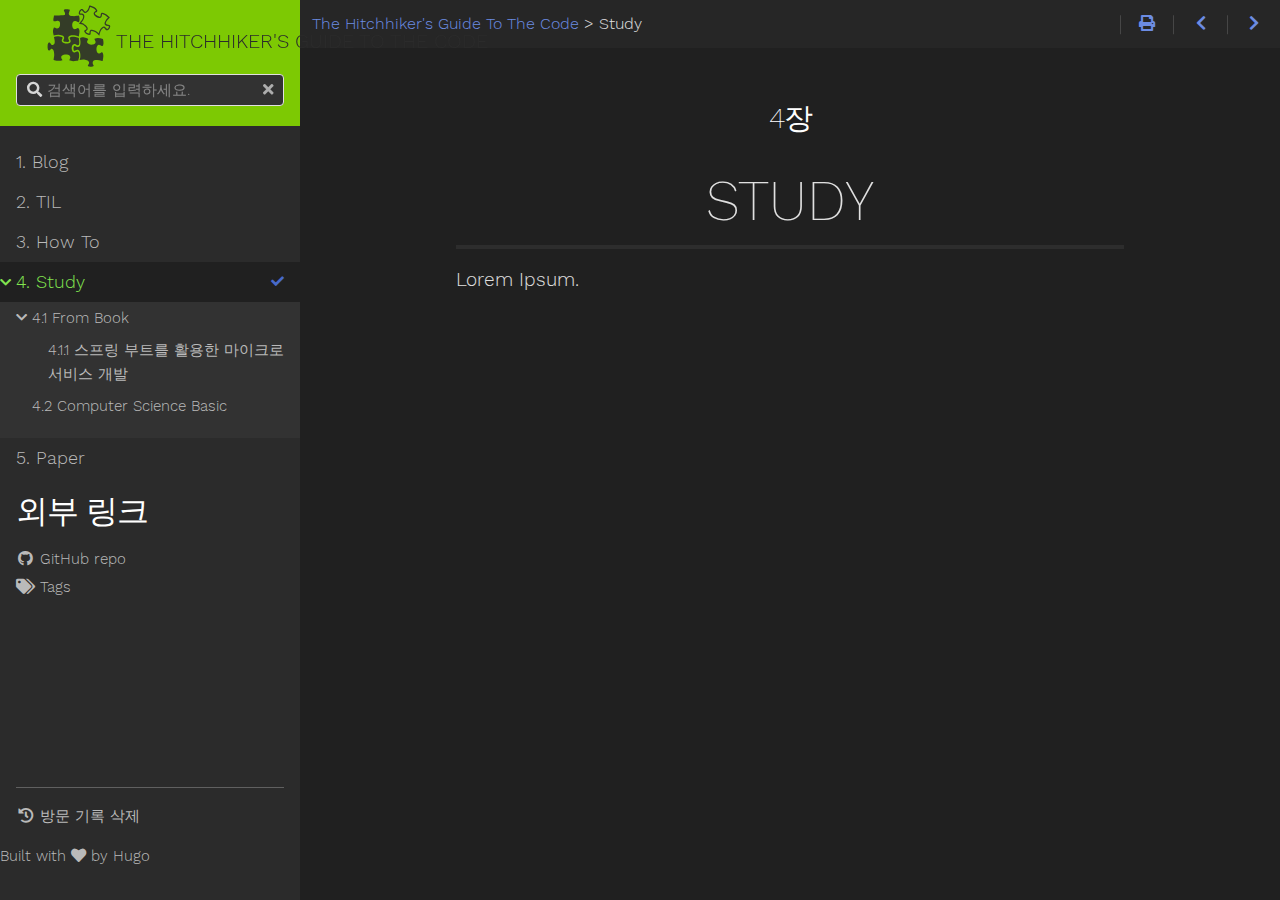
<file: 4.study/index.html>
<!DOCTYPE html>
<html lang="kr">
  <head>
    <meta charset="utf-8">
    <meta name="viewport" content="height=device-height, width=device-width, initial-scale=1.0, minimum-scale=1.0">
    <meta name="generator" content="Hugo 0.101.0">
    <meta name="generator" content="Relearn 5.2.3+tip">
    <meta name="description" content="Documentation for Hugo Relearn Theme">
    <meta name="author" content="Sören Weber">
    <title>Study :: The Hitchhiker&#39;s Guide To The Code</title>
    <link href="/4.study/index.xml" rel="alternate" type="application/rss+xml" title="The Hitchhiker&#39;s Guide To The Code">
    <link href="/4.study/index.print.html" rel="alternate" type="text/html" title="The Hitchhiker&#39;s Guide To The Code">
    <!-- https://github.com/filamentgroup/loadCSS/blob/master/README.md#how-to-use -->
    <link href="/css/fontawesome-all.min.css?1663048431" rel="stylesheet" media="print" onload="this.media='all';this.onload=null;"><noscript><link href="/css/fontawesome-all.min.css?1663048431" rel="stylesheet"></noscript>
    <link href="/css/featherlight.min.css?1663048431" rel="stylesheet" media="print" onload="this.media='all';this.onload=null;"><noscript><link href="/css/featherlight.min.css?1663048431" rel="stylesheet"></noscript>
    <link href="/css/auto-complete.css?1663048431" rel="stylesheet" media="print" onload="this.media='all';this.onload=null;"><noscript><link href="/css/auto-complete.css?1663048431" rel="stylesheet"></noscript>
    <link href="/css/perfect-scrollbar.min.css?1663048431" rel="stylesheet">
    <link href="/css/nucleus.css?1663048431" rel="stylesheet">
    <link href="/css/fonts.css?1663048431" rel="stylesheet" media="print" onload="this.media='all';this.onload=null;"><noscript><link href="/css/fonts.css?1663048431" rel="stylesheet"></noscript>
    <link href="/css/theme.css?1663048431" rel="stylesheet">
    <link href="/css/theme-relearn-dark.css?1663048431" rel="stylesheet" id="variant-style">
    <link href="/css/ie.css?1663048431" rel="stylesheet">
    <link href="/css/variant.css?1663048431" rel="stylesheet">
    <link href="/css/print.css?1663048431" rel="stylesheet" media="print">
    <script src="/js/variant.js?1663048431"></script>
    <script>
      // hack to let hugo tell us how to get to the root when using relativeURLs, it needs to be called *url= for it to do its magic:
      // https://github.com/gohugoio/hugo/blob/145b3fcce35fbac25c7033c91c1b7ae6d1179da8/transform/urlreplacers/absurlreplacer.go#L72
      var index_url="/index.json";
      var root_url="/";
      var baseUri=root_url.replace(/\/$/, '');
      // translations
      window.T_Copy_to_clipboard = '클립보드에 복사';
      window.T_Copied_to_clipboard = '클립보드에 복사됐습니다!';
      window.T_Copy_link_to_clipboard = '링크를 클립보드에 복사';
      window.T_Link_copied_to_clipboard = '클립보드에 링크가 복사됐습니다!';
      // some further base stuff
      var baseUriFull='https:\/\/the-hitchhikers-guide-to-the-code.github.io/';
      window.variants && variants.init( [ 'relearn-dark' ] );
    </script>
    <script src="/js/jquery.min.js?1663048431" defer></script>
  </head>
  <body class="mobile-support html" data-url="/4.study/">
    <div id="body" class="default-animation">
      <div id="sidebar-overlay"></div>
      <div id="toc-overlay"></div>
      <nav id="topbar" class="highlightable">
        <div>
          <div class="navigation">
             <a class="nav nav-next" href="/4.study/4.1book/" title="Book (&#129106;)"><i class="fas fa-chevron-right fa-fw"></i></a>
          </div>
          <div class="navigation">
             <a class="nav nav-prev" href="/3.howto/" title="HowTo (&#129104;)"><i class="fas fa-chevron-left fa-fw"></i></a>
          </div>
          <div id="top-print-link">
            <a class="print-link" title='전체 장 인쇄 (CTRL+ALT+p)' href="/4.study/index.print.html">
              <i class="fas fa-print fa-fw"></i>
            </a>
          </div>
          <div id="breadcrumbs">
            <span id="sidebar-toggle-span">
              <a href="#" id="sidebar-toggle" title='메뉴 (CTRL+ALT+m)'><i class="fas fa-bars fa-fw"></i></a>
            </span>
            <ol class="links" itemscope itemtype="http://schema.org/BreadcrumbList">
              <meta itemprop="itemListOrder" content="Descending" />
              <li itemscope itemtype="https://schema.org/ListItem" itemprop="itemListElement"><meta itemprop="position" content="2" /><a itemprop="item" href="/"><span itemprop="name">The Hitchhiker&#39;s Guide To The Code</span></a> > </li>
              <li itemscope itemtype="https://schema.org/ListItem" itemprop="itemListElement"><meta itemprop="position" content="1" /><a itemprop="item" href="/4.study/" aria-disabled="true"><span itemprop="name">Study</span></a></li>
            </ol>
          </div>
        </div>
      </nav>
      <main id="body-inner" class="highlightable chapter narrow" tabindex="-1">
        <div class="flex-block-wrapper">
          <div id="head-tags">
          </div>
          <article class="chapter">
<div class="article-subheading">4장</div>
<h1>Study</h1>

<p>Lorem Ipsum.</p>

            <footer class="footline">
            </footer>
          </article>
        </div>
      </main>
<script src="https://utteranc.es/client.js"
        repo="The-hitchhikers-guide-to-the-code/blog"
        issue-term="pathname"
        theme="github-dark"
        crossorigin="anonymous"
        async>
</script>
    </div>
    <aside id="sidebar" class="default-animation showVisitedLinks">
      <div id="header-wrapper" class="default-animation">
        <div id="header" class="default-animation">
          <style>
            #logo svg,
            #logo svg * {
              color: #282828;
              color: var(--MENU-SECTIONS-BG-color);
              fill: #282828 !important;
              fill: var(--MENU-SECTIONS-BG-color) !important;
              opacity: .945;
            }
            a#logo {
              color: #282828;
              color: var(--MENU-SECTIONS-BG-color);
              font-family: 'Work Sans', 'Helvetica', 'Tahoma', 'Geneva', 'Arial', sans-serif;
              font-size: 20px;
              font-weight: 300;
              margin-top: -13px;
              max-width: 60%;
              text-transform: uppercase;
              width: 226px;
              white-space: nowrap;
            }
            a#logo:hover {
              color: #282828;
              color: var(--MENU-SECTIONS-BG-color);
            }
            #logo svg {
              margin-bottom: -20px;
              margin-left: -23.5px;
              width: 40.5%;
            }
            @media only all and (max-width: 59.938em) {
              a#logo {
                font-size: 25px;
                margin-top: -3px;
              }
              #logo svg {
                margin-bottom: -12px;
                margin-left: -23px;
              }
            }
            @media all and (-ms-high-contrast:none) {
              /* IE11s understanding of positioning is weird at best */
              a#logo {
                margin-top: -58px;
              }
              #logo svg {
                margin-bottom: -62px;
              }
            }
          </style>
          <a id="logo" href="/">
            <svg xmlns="http://www.w3.org/2000/svg" viewBox="0 0 64.044 64.044">
              <path d="M46.103 136.34c-.642-.394-1.222-2.242-1.98-2.358-.76-.117-1.353.506-1.618 1.519-.266 1.012-.446 4.188.173 5.538.213.435.482.787 1.03.845.547.057.967-.504 1.45-1.027.482-.523.437-.9 1.142-.612.705.289 1.051.4 1.586 1.229.535.828 1.085 4.043.868 5.598-.241 1.458-.531 2.8-.59 4.088.26.075.517.148.772.217 2.68.724 5.373 1.037 7.873.02.001-.028.01-.105.008-.11-.048-.165-.18-.41-.36-.698-.18-.29-.414-.645-.586-1.114a3.212 3.212 0 0 1-.125-1.735c.056-.21.153-.342.249-.475 1.237-1.193 2.932-1.373 4.244-1.384.557-.004 1.389.016 2.198.255.809.239 1.706.724 2.068 1.843.187.578.114 1.17-.043 1.623-.153.438-.369.783-.545 1.091-.178.31-.329.6-.401.821-.007.02-.003.071-.005.094 2.256 1.008 4.716.91 7.189.398.55-.114 1.11-.247 1.673-.377.344-1.085.678-2.145.852-3.208.124-.752.158-2.311-.078-3.538-.118-.613-.306-1.15-.52-1.489-.221-.349-.413-.501-.747-.538-.243-.027-.51.013-.796.098-.67.223-1.33.606-1.966.76l-.008.002-.109.032c-.556.152-1.233.158-1.797-.36-.556-.51-.89-1.367-1.117-2.596-.283-1.528-.075-3.279.89-4.518l.071-.09h.07c.65-.71 1.485-.802 2.16-.599.706.213 1.333.629 1.772.84.736.354 1.185.319 1.475.171.291-.148.5-.439.668-.955.332-1.017.301-2.819.022-4.106-.148-.684-.13-1.292-.13-1.883-1.558-.463-3.067-.982-4.574-1.208-1.128-.169-2.263-.173-3.298.164-.13.046-.256.095-.38.15-.373.164-.633.342-.805.52-.077.098-.081.105-.087.21-.004.068.031.289.13.571.1.282.256.634.467 1.03.279.524.448 1.063.431 1.618a2.12 2.12 0 0 1-.499 1.309 1.757 1.757 0 0 1-.62.51h-.002c-.515.291-1.107.404-1.723.464-.86.083-1.787.026-2.598-.097-.806-.123-1.47-.28-1.948-.555-.444-.256-.79-.547-1.037-.925a2.273 2.273 0 0 1-.356-1.301c.029-.837.403-1.437.625-1.897.111-.23.191-.433.236-.583.045-.15.044-.25.046-.24-.005-.029-.127-.355-1.015-.741-1.138-.495-2.322-.673-3.533-.668h-.015a9.711 9.711 0 0 0-.521.016h-.002c-1.163.057-2.35.308-3.541.569.383 1.531.79 2.753.818 4.502-.096 1.297.158 2.114-1.03 2.935-.85.588-1.508.729-2.15.335" style="fill:#282828;fill-opacity:1;stroke:none;stroke-width:1.03763;stroke-miterlimit:4;stroke-dasharray:none;stroke-opacity:1" transform="translate(-40.698 -95.175)"/>
              <path d="M61.472 101.34v.002c-.3-.003-.603.01-.894.04-.544.055-1.39.165-1.778.306-1.238.364.13 2.344.41 2.913.28.569.285 2.03.14 2.134-.144.103-.375.261-.934.345-.56.084.03-.037-1.589.086-1.62.122-5.506.29-8.265.248-.022.26-.036.521-.097.808-.309 1.442-.63 3.163-.494 4.074.071.473.168.65.414.8.23.14.737.235 1.62-.004.834-.227 1.3-.442 1.887-.456.595-.016 1.555.472 1.965.717.411.245-.03-.008.002 0s.128.05.176.102c.049.053-.276-.523.104.199.379.721.72 3.256.002 4.68-.46.913-1.01 1.49-1.64 1.711-.63.22-1.229.067-1.734-.135-.881-.353-1.584-.7-2.205-.647-1.199 1.94-1.186 4.17-.6 6.602.097.397.212.814.327 1.23 2.68-.556 5.542-1.016 8.337.132 1.064.437 1.73 1.015 1.902 1.857.169.831-.193 1.508-.438 1.986-.122.238-.23.46-.307.642-.07.164-.096.28-.104.324.069.429.309.723.686.945.385.227.89.355 1.35.423.723.104 1.567.152 2.287.086.693-.064 1.032-.338 1.241-.544a2.447 2.447 0 0 0 .303-.437.175.175 0 0 0 .013-.035c-.004-.066-.037-.246-.195-.527-.46-.816-.87-1.595-.817-2.51.028-.476.218-.938.529-1.288.304-.343.698-.586 1.186-.79 1.442-.606 2.96-.609 4.372-.409 1.525.216 2.963.679 4.378 1.083.226-2.09.784-3.9.592-5.77-.058-.565-.287-1.333-.598-1.827-.32-.508-.59-.717-1.036-.642-.648.11-1.472.935-2.707 1.078-.791.092-1.494-.267-1.95-.86-.45-.583-.678-1.335-.78-2.101-.202-1.525.031-3.229.89-4.27.615-.747 1.45-.887 2.15-.74.687.145 1.307.492 1.857.745v-.002c.546.252 1.033.388 1.281.344a.547.547 0 0 0 .353-.188c.113-.124.242-.35.384-.75.604-1.712.206-3.68-.303-5.654-.667.145-1.336.293-2.018.413-1.341.236-2.73.392-4.136.273-.656-.055-1.695-.085-2.58-.476-.442-.195-.903-.514-1.157-1.093-.259-.591-.205-1.313.08-2.014.223-.64 1.082-2.178.692-2.585-.391-.407-1.651-.56-2.554-.571z" style="fill:#282828;fill-opacity:1;stroke:none;stroke-width:.992837;stroke-miterlimit:4;stroke-dasharray:none;stroke-opacity:1" transform="translate(-40.698 -95.175)"/>
              <path d="M83.128 98.116c-.484 1.875-1.057 3.757-2.486 5.033-.638.57-1.13.666-1.483.548-.401-.134-.715-.506-1.058-.973-.338-.461-.655-.97-1.076-1.332-.192-.165-.404-.315-.683-.38-.279-.066-.599-.02-.9.102-.489.196-.89.58-1.28 1.047a6.1 6.1 0 0 0-.985 1.632c-.234.591-.356 1.174-.277 1.713.072.487.392.977.905 1.185.463.187.926.156 1.36.154.433 0 .843.01 1.242.147.55.189.79.736.822 1.368.034.66-.145 1.412-.393 1.988l-.008.021c-.74 1.705-1.946 2.893-3.004 4.349l-.664.915.979.099c.924.092 1.788.26 2.468.675.46.281 1.806 1.205 2.794 2.222.497.513.888 1.031 1.047 1.502.078.231.095.422.05.6a.93.93 0 0 1-.345.474c-.301.223-.606.395-.864.532l-.354.186c-.107.058-.189.087-.345.228a.637.637 0 0 1 .062-.045l-.064.041-.209.236-.103.343s.003.126.007.152c.003.017.003.007.004.015v.002c.016.195.061.307.133.476a4.1 4.1 0 0 0 .32.596 5.7 5.7 0 0 0 2.8 2.258c.284.108.908.321 1.548.36.33.02.59.015.912-.13h.002c.08-.037.228-.095.382-.281.153-.186.19-.355.212-.445l.019-.075.003-.078c.023-.585-.037-1.296.072-1.899.153-.657.435-.956 1.009-.909 2.771.239 4.74 1.955 6.693 3.83l.742.714.279-1.155c.55-2.29 1.093-4.464 2.928-5.977.692-.57 1.184-.642 1.527-.509.39.151.676.536.996.995.319.458.605.926 1.07 1.212.194.119.464.232.784.209.32-.024.638-.163.988-.384 1.022-.645 1.778-1.756 2.086-2.942.136-.522.102-.991-.046-1.301-.158-.334-.433-.553-.754-.707-.653-.314-1.468-.373-2.094-.486-.825-.15-1.22-.475-1.345-.878-.13-.417 0-.953.335-1.61.6-1.173 1.887-2.602 3.13-3.911l.498-.526-.449-.432c-1.545-1.49-3.163-3.01-5.252-3.715h-.002c-.473-.16-1.097-.413-1.73-.424h-.003c-.311-.004-.596.04-.883.24v.002c-.22.155-.483.537-.583.937l-.008.036-.006.038c-.116.773-.06 1.467-.217 1.995-.063.212-.198.418-.359.507-.202.111-.492.153-.976.072-.582-.097-1.978-.69-3.021-1.503-.523-.407-.934-.85-1.117-1.3a1.153 1.153 0 0 1-.083-.63c.03-.184.1-.477.308-.593.21-.116.941-.32 1.377-.642h.002c.192-.141.403-.367.518-.64.114-.275.127-.526.123-.774-.006-.142-.036-.192-.08-.3a8.417 8.417 0 0 0-3-3.027c-1.226-.725-2.585-1.135-3.927-1.539-.434-.12-.844-.111-1.02.466zm.912.947c1.186.364 2.357.718 3.345 1.303 1.035.612 1.864 1.488 2.507 2.528-.514.263-1.095.5-1.44.79-.345.29-.729.914-.815 1.434-.084.509 0 .968.155 1.347.301.74.85 1.276 1.44 1.735 1.18.92 2.554 1.545 3.47 1.698.604.1 1.186.088 1.739-.216.594-.327.935-.911 1.088-1.427.264-.884.193-1.664.262-2.17h.1c.3.006.926.206 1.417.371 1.646.554 3.044 1.773 4.431 3.089-1.102 1.174-2.222 2.423-2.888 3.73-.42.823-.73 1.789-.453 2.687.283.913 1.1 1.415 2.138 1.603.691.126 1.472.226 1.84.403.19.091.258.182.278.223.03.064.058.075-.023.387-.21.804-.761 1.598-1.413 2.01-.247.155-.365.183-.407.187-.042.003-.061.002-.172-.066-.144-.088-.455-.473-.772-.929-.317-.454-.714-1.07-1.452-1.356-.783-.304-1.776-.022-2.713.75-1.942 1.6-2.626 3.764-3.146 5.8-1.802-1.676-3.772-3.138-6.589-3.517h-.002c-.346-.095-1.013-.031-1.293.143-.735.501-1.005 1.132-1.168 2.007-.125.69-.082 1.216-.074 1.659-.055.006-.046.01-.104.006-.42-.026-1.035-.215-1.244-.295-.947-.361-1.774-1.006-2.314-1.857-.054-.085-.072-.132-.109-.2l.027-.016c.284-.15.656-.36 1.045-.648.44-.327.789-.798.93-1.35a2.4 2.4 0 0 0-.068-1.379c-.254-.751-.753-1.353-1.295-1.911-1.09-1.124-2.452-2.049-2.99-2.378-.609-.372-1.303-.44-1.981-.56.875-1.094 1.878-2.251 2.596-3.921.294-.823.543-1.907.513-2.658-.049-.97-.489-2.013-1.52-2.367-.579-.2-1.131-.204-1.58-.203-.45.002-.786-.006-.97-.08h-.002c-.264-.107-.236-.108-.268-.33-.025-.17.021-.553.183-.962a4.67 4.67 0 0 1 .725-1.192c.29-.348.617-.59.705-.626.142-.057.176-.05.22-.04.045.011.127.052.263.17.235.201.56.671.92 1.161.354.484.791 1.08 1.543 1.33.8.267 1.784-.052 2.671-.846 1.594-1.424 2.235-3.317 2.714-5.051zm11.705 7.023c-.02.014.042-.002.042 0l-.008.035c.05-.2-.028-.04-.034-.035zM79.472 122.45a.198.198 0 0 1 .005.023v.014c-.002-.01-.003-.03-.005-.037zm-.29.732-.006.01-.044.027c.016-.01.033-.024.05-.036z" style="color:#000;fill:#282828;stroke-width:1.02352;-inkscape-stroke:none" transform="translate(-40.698 -95.175)"/>
              <path d="M76.694 128.845c-.85-.012-1.668.253-2.434.67-.01.592-.015 1.17.109 1.772.323 1.573.422 3.553-.07 5.147-.247.804-.684 1.535-1.347 1.891-.663.356-1.467.296-2.362-.159-.522-.266-1.059-.62-1.487-.757-.223-.072-.392-.096-.522-.069-.13.027-.232.094-.362.27-.53.719-.681 1.823-.497 2.876.177 1.012.418 1.438.543 1.56.143.137.26.154.604.055.548-.158 1.523-.857 2.573-.972l.02-.002.5.058c.686.081 1.247.562 1.622 1.19.372.62.591 1.37.73 2.136.279 1.532.25 3.16.083 4.232-.14.91-.394 1.72-.632 2.53 1.719-.385 3.485-.692 5.307-.36 1.174.214 2.749.574 3.762 1.977l.088.122.046.159c.162.551.16 1.114.024 1.578-.13.45-.348.772-.533 1.023-.181.246-.336.444-.437.606-.102.16-.141.275-.145.336-.01.17 0 .197.07.315.057.1.186.242.39.366.408.246 1.106.414 1.843.45a7.842 7.842 0 0 0 2.174-.21 4.28 4.28 0 0 0 .822-.296c.218-.106.385-.242.377-.233l.029-.031c.025-.035.05-.072.05-.068 0-.004 0-.017-.003-.05a2.733 2.733 0 0 0-.21-.579c-.26-.548-.839-1.333-.822-2.46.01-.657.27-1.21.598-1.576.32-.357.696-.575 1.074-.736.759-.323 1.57-.418 2.054-.458 1.653-.136 3.252.296 4.755.765.457.142.905.29 1.352.434.325-2.258.902-4.247.598-6.217-.071-.46-.25-1.169-.486-1.684-.238-.518-.495-.762-.675-.779-.351-.032-.716.14-1.174.418-.457.277-1.005.665-1.695.742-.745.082-1.406-.291-1.84-.908-.428-.608-.653-1.394-.754-2.196-.203-1.596.016-3.377.794-4.493.568-.813 1.358-.984 2.024-.835.65.146 1.243.51 1.769.779.524.267.99.413 1.237.365a.527.527 0 0 0 .346-.2c.11-.132.235-.373.37-.798.612-1.918.27-3.894-.246-6.054-2.815-.851-5.49-1.534-8.089-.267a.727.727 0 0 0-.223.148c-.024.028-.018.021-.026.056.001-.003-.01.178.07.44.162.522.611 1.29.911 1.978l.004.009.029.063.024.084V133c.162.635.016 1.297-.274 1.727-.272.404-.618.636-.952.81-.675.353-1.399.484-1.724.533a5.888 5.888 0 0 1-3.973-.795c-.512-.311-.876-.594-1.133-1.02-.282-.466-.318-1.084-.172-1.557.252-.814.715-1.266.971-1.89a.663.663 0 0 0 .047-.14c.001-.013 0-.006-.007-.037a.761.761 0 0 0-.184-.268c-.264-.267-.865-.595-1.54-.826-1.356-.462-3.07-.659-3.583-.686-.062-.002-.121-.006-.178-.006z" style="fill:#282828;fill-opacity:1;stroke:none;stroke-width:.991342;stroke-miterlimit:4;stroke-dasharray:none;stroke-opacity:1" transform="translate(-40.698 -95.175)"/>
            </svg>
          The Hitchhiker's Guide To The Code
          </a>
        </div>
        <div class="searchbox default-animation">
          <label for="search-by"><i class="fas fa-search"></i></label>
          <input data-search-input id="search-by" type="search" placeholder="검색어를 입력하세요.">
          <span data-search-clear=""><i class="fas fa-times"></i></span>
        </div>
        <script>
          var contentLangs=['en'];
        </script>
        <script src="/js/auto-complete.js?1663048431" defer></script>
        <script src="/js/lunr.min.js?1663048431" defer></script>
        <script src="/js/lunr.stemmer.support.min.js?1663048431" defer></script>
        <script src="/js/lunr.multi.min.js?1663048431" defer></script>
        <script src="/js/lunr.en.min.js?1663048431" defer></script>
        <script src="/js/search.js?1663048431" defer></script>
      </div>
      <div id="content-wrapper" class="highlightable">
        <ul class="topics collapsible-menu">
          <li data-nav-id="/1.blog/" title="Blog" class="dd-item"><a href="/1.blog/">1. Blog<i class="fas fa-check read-icon"></i></a></li>
          <li data-nav-id="/2.til/" title="Today I Learned" class="dd-item"><a href="/2.til/">2. TIL<i class="fas fa-check read-icon"></i></a></li>
          <li data-nav-id="/3.howto/" title="HowTo" class="dd-item"><a href="/3.howto/">3. How To<i class="fas fa-check read-icon"></i></a></li>
          <li data-nav-id="/4.study/" title="Study" class="dd-item active parent"><input type="checkbox" id="section-4bb00e0d7b9bf424d053e9d7e0a97436" class="toggle" checked/><label for="section-4bb00e0d7b9bf424d053e9d7e0a97436" ></label><a href="/4.study/">4. Study<i class="fas fa-check read-icon"></i></a><ul>
          <li data-nav-id="/4.study/4.1book/" title="Book" class="dd-item alwaysopen"><input type="checkbox" id="section-5265c2c160ab7035115807decd967331" class="toggle" checked/><label for="section-5265c2c160ab7035115807decd967331" ></label><a href="/4.study/4.1book/">4.1 From Book<i class="fas fa-check read-icon"></i></a><ul>
          <li data-nav-id="/4.study/4.1book/4.1.1springbootmsa/" title="스프링 부트를 활용한 마이크로 서비스 개발" class="dd-item"><a href="/4.study/4.1book/4.1.1springbootmsa/">4.1.1 스프링 부트를 활용한 마이크로 서비스 개발<i class="fas fa-check read-icon"></i></a></li></ul></li>
          <li data-nav-id="/4.study/4.2csbasic/" title="Computer Science Basic" class="dd-item"><a href="/4.study/4.2csbasic/">4.2 Computer Science Basic<i class="fas fa-check read-icon"></i></a></li></ul></li>
          <li data-nav-id="/5.paper/" title="Paper" class="dd-item"><a href="/5.paper/">5. Paper<i class="fas fa-check read-icon"></i></a></li>
        </ul>
        <div id="shortcuts">
          <div class="nav-title">외부 링크</div>
          <ul>
            <li><a class="padding" href="https://github.com/orgs/The-hitchhikers-guide-to-the-code/dashboard"><i class='fab fa-fw fa-github'></i> GitHub repo</a></li>
            <li><a class="padding" href="/tags/"><i class='fas fa-fw fa-tags'></i> Tags</a></li>
          </ul>
        </div>
        <div class="footermargin footerLangSwitch footerVariantSwitch footerVisitedLinks footerFooter showVisitedLinks showFooter"></div>
        <hr class="default-animation footerLangSwitch footerVariantSwitch footerVisitedLinks footerFooter showVisitedLinks showFooter"/>
        <div id="prefooter" class="footerLangSwitch footerVariantSwitch footerVisitedLinks showVisitedLinks">
          <ul>
            <li id="select-language-container" class="footerLangSwitch">
              <a class="padding select-container">
                <i class="fas fa-language fa-fw"></i>
                <span>&nbsp;</span>
                <div class="select-style">
                  <select id="select-language" onchange="location = baseUri + this.value;">
                  </select>
                </div>
                <div class="select-clear"></div>
              </a>
            </li>
            <li id="select-variant-container" class="footerVariantSwitch">
              <a class="padding select-container">
                <i class="fas fa-paint-brush fa-fw"></i>
                <span>&nbsp;</span>
                <div class="select-style">
                  <select id="select-variant" onchange="window.variants && variants.changeVariant( this.value );">
                    <option id="relearn-dark" value="relearn-dark" selected>Relearn Dark</option>
                  </select>
                </div>
                <div class="select-clear"></div>
              </a>
              <script>window.variants && variants.markSelectedVariant();</script>
            </li>
            <li class="footerVisitedLinks showVisitedLinks"><a class="padding" onclick="clearHistory();"><i class="fas fa-history fa-fw"></i> 방문 기록 삭제</a></li>
          </ul>
        </div>
        <div id="footer" class="footerFooter showFooter">
	    <p>Built with <a href="https://github.com/McShelby/hugo-theme-relearn"><i class="fas fa-heart"></i></a> by <a href="https://gohugo.io/">Hugo</a></p>
        </div>
      </div>
    </aside>
    <script src="/js/clipboard.min.js?1663048431" defer></script>
    <script src="/js/perfect-scrollbar.min.js?1663048431" defer></script>
    <script src="/js/featherlight.min.js?1663048431" defer></script>
    <script src="/js/theme.js?1663048431" defer></script>
  </body>
</html>
</file>
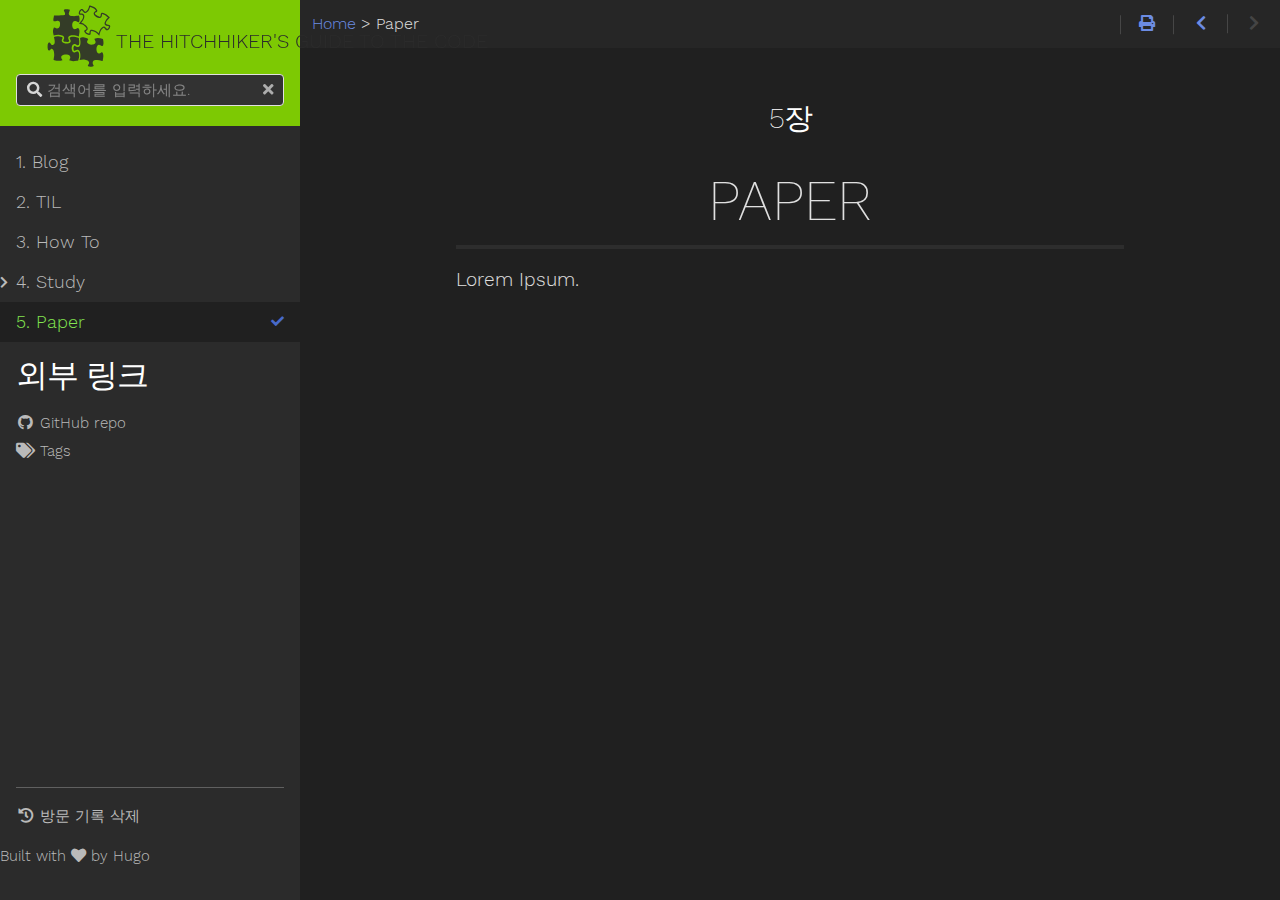
<file: 5.paper/index.html>
<!DOCTYPE html>
<html lang="kr">
  <head>
    <meta charset="utf-8">
    <meta name="viewport" content="height=device-height, width=device-width, initial-scale=1.0, minimum-scale=1.0">
    <meta name="generator" content="Hugo 0.101.0">
    <meta name="generator" content="Relearn 5.2.3+tip">
    <meta name="description" content="Documentation for Hugo Relearn Theme">
    <meta name="author" content="Sören Weber">
    <title>Paper :: The Hitchhiker&#39;s Guide To The Code</title>
    <link href="/5.paper/index.xml" rel="alternate" type="application/rss+xml" title="The Hitchhiker&#39;s Guide To The Code">
    <link href="/5.paper/index.print.html" rel="alternate" type="text/html" title="The Hitchhiker&#39;s Guide To The Code">
    <!-- https://github.com/filamentgroup/loadCSS/blob/master/README.md#how-to-use -->
    <link href="/css/fontawesome-all.min.css?1663051132" rel="stylesheet" media="print" onload="this.media='all';this.onload=null;"><noscript><link href="/css/fontawesome-all.min.css?1663051132" rel="stylesheet"></noscript>
    <link href="/css/featherlight.min.css?1663051132" rel="stylesheet" media="print" onload="this.media='all';this.onload=null;"><noscript><link href="/css/featherlight.min.css?1663051132" rel="stylesheet"></noscript>
    <link href="/css/auto-complete.css?1663051132" rel="stylesheet" media="print" onload="this.media='all';this.onload=null;"><noscript><link href="/css/auto-complete.css?1663051132" rel="stylesheet"></noscript>
    <link href="/css/perfect-scrollbar.min.css?1663051132" rel="stylesheet">
    <link href="/css/nucleus.css?1663051132" rel="stylesheet">
    <link href="/css/fonts.css?1663051132" rel="stylesheet" media="print" onload="this.media='all';this.onload=null;"><noscript><link href="/css/fonts.css?1663051132" rel="stylesheet"></noscript>
    <link href="/css/theme.css?1663051132" rel="stylesheet">
    <link href="/css/theme-relearn-dark.css?1663051132" rel="stylesheet" id="variant-style">
    <link href="/css/ie.css?1663051132" rel="stylesheet">
    <link href="/css/variant.css?1663051132" rel="stylesheet">
    <link href="/css/print.css?1663051132" rel="stylesheet" media="print">
    <script src="/js/variant.js?1663051132"></script>
    <script>
      // hack to let hugo tell us how to get to the root when using relativeURLs, it needs to be called *url= for it to do its magic:
      // https://github.com/gohugoio/hugo/blob/145b3fcce35fbac25c7033c91c1b7ae6d1179da8/transform/urlreplacers/absurlreplacer.go#L72
      var index_url="/index.json";
      var root_url="/";
      var baseUri=root_url.replace(/\/$/, '');
      // translations
      window.T_Copy_to_clipboard = '클립보드에 복사';
      window.T_Copied_to_clipboard = '클립보드에 복사됐습니다!';
      window.T_Copy_link_to_clipboard = '링크를 클립보드에 복사';
      window.T_Link_copied_to_clipboard = '클립보드에 링크가 복사됐습니다!';
      // some further base stuff
      var baseUriFull='https:\/\/the-hitchhikers-guide-to-the-code.github.io/';
      window.variants && variants.init( [ 'relearn-dark' ] );
    </script>
    <script src="/js/jquery.min.js?1663051132" defer></script>
  </head>
  <body class="mobile-support html" data-url="/5.paper/">
    <div id="body" class="default-animation">
      <div id="sidebar-overlay"></div>
      <div id="toc-overlay"></div>
      <nav id="topbar" class="highlightable">
        <div>
          <div class="navigation">
             <span class="nav nav-next"><i class="fa fa-chevron-right fa-fw"></i></span>
          </div>
          <div class="navigation">
             <a class="nav nav-prev" href="/4.study/4.2csbasic/pl/" title="Programming Language (&#129104;)"><i class="fas fa-chevron-left fa-fw"></i></a>
          </div>
          <div id="top-print-link">
            <a class="print-link" title='전체 장 인쇄 (CTRL+ALT+p)' href="/5.paper/index.print.html">
              <i class="fas fa-print fa-fw"></i>
            </a>
          </div>
          <div id="breadcrumbs">
            <span id="sidebar-toggle-span">
              <a href="#" id="sidebar-toggle" title='메뉴 (CTRL+ALT+m)'><i class="fas fa-bars fa-fw"></i></a>
            </span>
            <ol class="links" itemscope itemtype="http://schema.org/BreadcrumbList">
              <meta itemprop="itemListOrder" content="Descending" />
              <li itemscope itemtype="https://schema.org/ListItem" itemprop="itemListElement"><meta itemprop="position" content="2" /><a itemprop="item" href="/"><span itemprop="name">Home</span></a> > </li>
              <li itemscope itemtype="https://schema.org/ListItem" itemprop="itemListElement"><meta itemprop="position" content="1" /><a itemprop="item" href="/5.paper/" aria-disabled="true"><span itemprop="name">Paper</span></a></li>
            </ol>
          </div>
        </div>
      </nav>
      <main id="body-inner" class="highlightable chapter narrow" tabindex="-1">
        <div class="flex-block-wrapper">
          <div id="head-tags">
          </div>
          <article class="chapter">
<div class="article-subheading">5장</div>
<h1>Paper</h1>

<p>Lorem Ipsum.</p>

            <footer class="footline">
            </footer>
          </article>
        </div>
      </main>
<script src="https://utteranc.es/client.js"
        repo="The-hitchhikers-guide-to-the-code/the-hitchhikers-guide-to-the-code.github.io"
        issue-term="pathname"
        theme="github-dark"
        crossorigin="anonymous"
        async>
</script>
    </div>
    <aside id="sidebar" class="default-animation showVisitedLinks">
      <div id="header-wrapper" class="default-animation">
        <div id="header" class="default-animation">
          <style>
            #logo svg,
            #logo svg * {
              color: #282828;
              color: var(--MENU-SECTIONS-BG-color);
              fill: #282828 !important;
              fill: var(--MENU-SECTIONS-BG-color) !important;
              opacity: .945;
            }
            a#logo {
              color: #282828;
              color: var(--MENU-SECTIONS-BG-color);
              font-family: 'Work Sans', 'Helvetica', 'Tahoma', 'Geneva', 'Arial', sans-serif;
              font-size: 20px;
              font-weight: 300;
              margin-top: -13px;
              max-width: 60%;
              text-transform: uppercase;
              width: 226px;
              white-space: nowrap;
            }
            a#logo:hover {
              color: #282828;
              color: var(--MENU-SECTIONS-BG-color);
            }
            #logo svg {
              margin-bottom: -20px;
              margin-left: -23.5px;
              width: 40.5%;
            }
            @media only all and (max-width: 59.938em) {
              a#logo {
                font-size: 25px;
                margin-top: -3px;
              }
              #logo svg {
                margin-bottom: -12px;
                margin-left: -23px;
              }
            }
            @media all and (-ms-high-contrast:none) {
              /* IE11s understanding of positioning is weird at best */
              a#logo {
                margin-top: -58px;
              }
              #logo svg {
                margin-bottom: -62px;
              }
            }
          </style>
          <a id="logo" href="/">
            <svg xmlns="http://www.w3.org/2000/svg" viewBox="0 0 64.044 64.044">
              <path d="M46.103 136.34c-.642-.394-1.222-2.242-1.98-2.358-.76-.117-1.353.506-1.618 1.519-.266 1.012-.446 4.188.173 5.538.213.435.482.787 1.03.845.547.057.967-.504 1.45-1.027.482-.523.437-.9 1.142-.612.705.289 1.051.4 1.586 1.229.535.828 1.085 4.043.868 5.598-.241 1.458-.531 2.8-.59 4.088.26.075.517.148.772.217 2.68.724 5.373 1.037 7.873.02.001-.028.01-.105.008-.11-.048-.165-.18-.41-.36-.698-.18-.29-.414-.645-.586-1.114a3.212 3.212 0 0 1-.125-1.735c.056-.21.153-.342.249-.475 1.237-1.193 2.932-1.373 4.244-1.384.557-.004 1.389.016 2.198.255.809.239 1.706.724 2.068 1.843.187.578.114 1.17-.043 1.623-.153.438-.369.783-.545 1.091-.178.31-.329.6-.401.821-.007.02-.003.071-.005.094 2.256 1.008 4.716.91 7.189.398.55-.114 1.11-.247 1.673-.377.344-1.085.678-2.145.852-3.208.124-.752.158-2.311-.078-3.538-.118-.613-.306-1.15-.52-1.489-.221-.349-.413-.501-.747-.538-.243-.027-.51.013-.796.098-.67.223-1.33.606-1.966.76l-.008.002-.109.032c-.556.152-1.233.158-1.797-.36-.556-.51-.89-1.367-1.117-2.596-.283-1.528-.075-3.279.89-4.518l.071-.09h.07c.65-.71 1.485-.802 2.16-.599.706.213 1.333.629 1.772.84.736.354 1.185.319 1.475.171.291-.148.5-.439.668-.955.332-1.017.301-2.819.022-4.106-.148-.684-.13-1.292-.13-1.883-1.558-.463-3.067-.982-4.574-1.208-1.128-.169-2.263-.173-3.298.164-.13.046-.256.095-.38.15-.373.164-.633.342-.805.52-.077.098-.081.105-.087.21-.004.068.031.289.13.571.1.282.256.634.467 1.03.279.524.448 1.063.431 1.618a2.12 2.12 0 0 1-.499 1.309 1.757 1.757 0 0 1-.62.51h-.002c-.515.291-1.107.404-1.723.464-.86.083-1.787.026-2.598-.097-.806-.123-1.47-.28-1.948-.555-.444-.256-.79-.547-1.037-.925a2.273 2.273 0 0 1-.356-1.301c.029-.837.403-1.437.625-1.897.111-.23.191-.433.236-.583.045-.15.044-.25.046-.24-.005-.029-.127-.355-1.015-.741-1.138-.495-2.322-.673-3.533-.668h-.015a9.711 9.711 0 0 0-.521.016h-.002c-1.163.057-2.35.308-3.541.569.383 1.531.79 2.753.818 4.502-.096 1.297.158 2.114-1.03 2.935-.85.588-1.508.729-2.15.335" style="fill:#282828;fill-opacity:1;stroke:none;stroke-width:1.03763;stroke-miterlimit:4;stroke-dasharray:none;stroke-opacity:1" transform="translate(-40.698 -95.175)"/>
              <path d="M61.472 101.34v.002c-.3-.003-.603.01-.894.04-.544.055-1.39.165-1.778.306-1.238.364.13 2.344.41 2.913.28.569.285 2.03.14 2.134-.144.103-.375.261-.934.345-.56.084.03-.037-1.589.086-1.62.122-5.506.29-8.265.248-.022.26-.036.521-.097.808-.309 1.442-.63 3.163-.494 4.074.071.473.168.65.414.8.23.14.737.235 1.62-.004.834-.227 1.3-.442 1.887-.456.595-.016 1.555.472 1.965.717.411.245-.03-.008.002 0s.128.05.176.102c.049.053-.276-.523.104.199.379.721.72 3.256.002 4.68-.46.913-1.01 1.49-1.64 1.711-.63.22-1.229.067-1.734-.135-.881-.353-1.584-.7-2.205-.647-1.199 1.94-1.186 4.17-.6 6.602.097.397.212.814.327 1.23 2.68-.556 5.542-1.016 8.337.132 1.064.437 1.73 1.015 1.902 1.857.169.831-.193 1.508-.438 1.986-.122.238-.23.46-.307.642-.07.164-.096.28-.104.324.069.429.309.723.686.945.385.227.89.355 1.35.423.723.104 1.567.152 2.287.086.693-.064 1.032-.338 1.241-.544a2.447 2.447 0 0 0 .303-.437.175.175 0 0 0 .013-.035c-.004-.066-.037-.246-.195-.527-.46-.816-.87-1.595-.817-2.51.028-.476.218-.938.529-1.288.304-.343.698-.586 1.186-.79 1.442-.606 2.96-.609 4.372-.409 1.525.216 2.963.679 4.378 1.083.226-2.09.784-3.9.592-5.77-.058-.565-.287-1.333-.598-1.827-.32-.508-.59-.717-1.036-.642-.648.11-1.472.935-2.707 1.078-.791.092-1.494-.267-1.95-.86-.45-.583-.678-1.335-.78-2.101-.202-1.525.031-3.229.89-4.27.615-.747 1.45-.887 2.15-.74.687.145 1.307.492 1.857.745v-.002c.546.252 1.033.388 1.281.344a.547.547 0 0 0 .353-.188c.113-.124.242-.35.384-.75.604-1.712.206-3.68-.303-5.654-.667.145-1.336.293-2.018.413-1.341.236-2.73.392-4.136.273-.656-.055-1.695-.085-2.58-.476-.442-.195-.903-.514-1.157-1.093-.259-.591-.205-1.313.08-2.014.223-.64 1.082-2.178.692-2.585-.391-.407-1.651-.56-2.554-.571z" style="fill:#282828;fill-opacity:1;stroke:none;stroke-width:.992837;stroke-miterlimit:4;stroke-dasharray:none;stroke-opacity:1" transform="translate(-40.698 -95.175)"/>
              <path d="M83.128 98.116c-.484 1.875-1.057 3.757-2.486 5.033-.638.57-1.13.666-1.483.548-.401-.134-.715-.506-1.058-.973-.338-.461-.655-.97-1.076-1.332-.192-.165-.404-.315-.683-.38-.279-.066-.599-.02-.9.102-.489.196-.89.58-1.28 1.047a6.1 6.1 0 0 0-.985 1.632c-.234.591-.356 1.174-.277 1.713.072.487.392.977.905 1.185.463.187.926.156 1.36.154.433 0 .843.01 1.242.147.55.189.79.736.822 1.368.034.66-.145 1.412-.393 1.988l-.008.021c-.74 1.705-1.946 2.893-3.004 4.349l-.664.915.979.099c.924.092 1.788.26 2.468.675.46.281 1.806 1.205 2.794 2.222.497.513.888 1.031 1.047 1.502.078.231.095.422.05.6a.93.93 0 0 1-.345.474c-.301.223-.606.395-.864.532l-.354.186c-.107.058-.189.087-.345.228a.637.637 0 0 1 .062-.045l-.064.041-.209.236-.103.343s.003.126.007.152c.003.017.003.007.004.015v.002c.016.195.061.307.133.476a4.1 4.1 0 0 0 .32.596 5.7 5.7 0 0 0 2.8 2.258c.284.108.908.321 1.548.36.33.02.59.015.912-.13h.002c.08-.037.228-.095.382-.281.153-.186.19-.355.212-.445l.019-.075.003-.078c.023-.585-.037-1.296.072-1.899.153-.657.435-.956 1.009-.909 2.771.239 4.74 1.955 6.693 3.83l.742.714.279-1.155c.55-2.29 1.093-4.464 2.928-5.977.692-.57 1.184-.642 1.527-.509.39.151.676.536.996.995.319.458.605.926 1.07 1.212.194.119.464.232.784.209.32-.024.638-.163.988-.384 1.022-.645 1.778-1.756 2.086-2.942.136-.522.102-.991-.046-1.301-.158-.334-.433-.553-.754-.707-.653-.314-1.468-.373-2.094-.486-.825-.15-1.22-.475-1.345-.878-.13-.417 0-.953.335-1.61.6-1.173 1.887-2.602 3.13-3.911l.498-.526-.449-.432c-1.545-1.49-3.163-3.01-5.252-3.715h-.002c-.473-.16-1.097-.413-1.73-.424h-.003c-.311-.004-.596.04-.883.24v.002c-.22.155-.483.537-.583.937l-.008.036-.006.038c-.116.773-.06 1.467-.217 1.995-.063.212-.198.418-.359.507-.202.111-.492.153-.976.072-.582-.097-1.978-.69-3.021-1.503-.523-.407-.934-.85-1.117-1.3a1.153 1.153 0 0 1-.083-.63c.03-.184.1-.477.308-.593.21-.116.941-.32 1.377-.642h.002c.192-.141.403-.367.518-.64.114-.275.127-.526.123-.774-.006-.142-.036-.192-.08-.3a8.417 8.417 0 0 0-3-3.027c-1.226-.725-2.585-1.135-3.927-1.539-.434-.12-.844-.111-1.02.466zm.912.947c1.186.364 2.357.718 3.345 1.303 1.035.612 1.864 1.488 2.507 2.528-.514.263-1.095.5-1.44.79-.345.29-.729.914-.815 1.434-.084.509 0 .968.155 1.347.301.74.85 1.276 1.44 1.735 1.18.92 2.554 1.545 3.47 1.698.604.1 1.186.088 1.739-.216.594-.327.935-.911 1.088-1.427.264-.884.193-1.664.262-2.17h.1c.3.006.926.206 1.417.371 1.646.554 3.044 1.773 4.431 3.089-1.102 1.174-2.222 2.423-2.888 3.73-.42.823-.73 1.789-.453 2.687.283.913 1.1 1.415 2.138 1.603.691.126 1.472.226 1.84.403.19.091.258.182.278.223.03.064.058.075-.023.387-.21.804-.761 1.598-1.413 2.01-.247.155-.365.183-.407.187-.042.003-.061.002-.172-.066-.144-.088-.455-.473-.772-.929-.317-.454-.714-1.07-1.452-1.356-.783-.304-1.776-.022-2.713.75-1.942 1.6-2.626 3.764-3.146 5.8-1.802-1.676-3.772-3.138-6.589-3.517h-.002c-.346-.095-1.013-.031-1.293.143-.735.501-1.005 1.132-1.168 2.007-.125.69-.082 1.216-.074 1.659-.055.006-.046.01-.104.006-.42-.026-1.035-.215-1.244-.295-.947-.361-1.774-1.006-2.314-1.857-.054-.085-.072-.132-.109-.2l.027-.016c.284-.15.656-.36 1.045-.648.44-.327.789-.798.93-1.35a2.4 2.4 0 0 0-.068-1.379c-.254-.751-.753-1.353-1.295-1.911-1.09-1.124-2.452-2.049-2.99-2.378-.609-.372-1.303-.44-1.981-.56.875-1.094 1.878-2.251 2.596-3.921.294-.823.543-1.907.513-2.658-.049-.97-.489-2.013-1.52-2.367-.579-.2-1.131-.204-1.58-.203-.45.002-.786-.006-.97-.08h-.002c-.264-.107-.236-.108-.268-.33-.025-.17.021-.553.183-.962a4.67 4.67 0 0 1 .725-1.192c.29-.348.617-.59.705-.626.142-.057.176-.05.22-.04.045.011.127.052.263.17.235.201.56.671.92 1.161.354.484.791 1.08 1.543 1.33.8.267 1.784-.052 2.671-.846 1.594-1.424 2.235-3.317 2.714-5.051zm11.705 7.023c-.02.014.042-.002.042 0l-.008.035c.05-.2-.028-.04-.034-.035zM79.472 122.45a.198.198 0 0 1 .005.023v.014c-.002-.01-.003-.03-.005-.037zm-.29.732-.006.01-.044.027c.016-.01.033-.024.05-.036z" style="color:#000;fill:#282828;stroke-width:1.02352;-inkscape-stroke:none" transform="translate(-40.698 -95.175)"/>
              <path d="M76.694 128.845c-.85-.012-1.668.253-2.434.67-.01.592-.015 1.17.109 1.772.323 1.573.422 3.553-.07 5.147-.247.804-.684 1.535-1.347 1.891-.663.356-1.467.296-2.362-.159-.522-.266-1.059-.62-1.487-.757-.223-.072-.392-.096-.522-.069-.13.027-.232.094-.362.27-.53.719-.681 1.823-.497 2.876.177 1.012.418 1.438.543 1.56.143.137.26.154.604.055.548-.158 1.523-.857 2.573-.972l.02-.002.5.058c.686.081 1.247.562 1.622 1.19.372.62.591 1.37.73 2.136.279 1.532.25 3.16.083 4.232-.14.91-.394 1.72-.632 2.53 1.719-.385 3.485-.692 5.307-.36 1.174.214 2.749.574 3.762 1.977l.088.122.046.159c.162.551.16 1.114.024 1.578-.13.45-.348.772-.533 1.023-.181.246-.336.444-.437.606-.102.16-.141.275-.145.336-.01.17 0 .197.07.315.057.1.186.242.39.366.408.246 1.106.414 1.843.45a7.842 7.842 0 0 0 2.174-.21 4.28 4.28 0 0 0 .822-.296c.218-.106.385-.242.377-.233l.029-.031c.025-.035.05-.072.05-.068 0-.004 0-.017-.003-.05a2.733 2.733 0 0 0-.21-.579c-.26-.548-.839-1.333-.822-2.46.01-.657.27-1.21.598-1.576.32-.357.696-.575 1.074-.736.759-.323 1.57-.418 2.054-.458 1.653-.136 3.252.296 4.755.765.457.142.905.29 1.352.434.325-2.258.902-4.247.598-6.217-.071-.46-.25-1.169-.486-1.684-.238-.518-.495-.762-.675-.779-.351-.032-.716.14-1.174.418-.457.277-1.005.665-1.695.742-.745.082-1.406-.291-1.84-.908-.428-.608-.653-1.394-.754-2.196-.203-1.596.016-3.377.794-4.493.568-.813 1.358-.984 2.024-.835.65.146 1.243.51 1.769.779.524.267.99.413 1.237.365a.527.527 0 0 0 .346-.2c.11-.132.235-.373.37-.798.612-1.918.27-3.894-.246-6.054-2.815-.851-5.49-1.534-8.089-.267a.727.727 0 0 0-.223.148c-.024.028-.018.021-.026.056.001-.003-.01.178.07.44.162.522.611 1.29.911 1.978l.004.009.029.063.024.084V133c.162.635.016 1.297-.274 1.727-.272.404-.618.636-.952.81-.675.353-1.399.484-1.724.533a5.888 5.888 0 0 1-3.973-.795c-.512-.311-.876-.594-1.133-1.02-.282-.466-.318-1.084-.172-1.557.252-.814.715-1.266.971-1.89a.663.663 0 0 0 .047-.14c.001-.013 0-.006-.007-.037a.761.761 0 0 0-.184-.268c-.264-.267-.865-.595-1.54-.826-1.356-.462-3.07-.659-3.583-.686-.062-.002-.121-.006-.178-.006z" style="fill:#282828;fill-opacity:1;stroke:none;stroke-width:.991342;stroke-miterlimit:4;stroke-dasharray:none;stroke-opacity:1" transform="translate(-40.698 -95.175)"/>
            </svg>
          The Hitchhiker's Guide To The Code
          </a>
        </div>
        <div class="searchbox default-animation">
          <label for="search-by"><i class="fas fa-search"></i></label>
          <input data-search-input id="search-by" type="search" placeholder="검색어를 입력하세요.">
          <span data-search-clear=""><i class="fas fa-times"></i></span>
        </div>
        <script>
          var contentLangs=[];
        </script>
        <script src="/js/auto-complete.js?1663051132" defer></script>
        <script src="/js/lunr.min.js?1663051132" defer></script>
        <script src="/js/lunr.stemmer.support.min.js?1663051132" defer></script>
        <script src="/js/lunr.multi.min.js?1663051132" defer></script>
        <script src="/js/search.js?1663051132" defer></script>
      </div>
      <div id="content-wrapper" class="highlightable">
        <ul class="topics collapsible-menu">
          <li data-nav-id="/1.blog/" title="Blog" class="dd-item"><a href="/1.blog/">1. Blog<i class="fas fa-check read-icon"></i></a></li>
          <li data-nav-id="/2.til/" title="Today I Learned" class="dd-item"><a href="/2.til/">2. TIL<i class="fas fa-check read-icon"></i></a></li>
          <li data-nav-id="/3.howto/" title="HowTo" class="dd-item"><a href="/3.howto/">3. How To<i class="fas fa-check read-icon"></i></a></li>
          <li data-nav-id="/4.study/" title="Study" class="dd-item"><input type="checkbox" id="section-4bb00e0d7b9bf424d053e9d7e0a97436" class="toggle"/><label for="section-4bb00e0d7b9bf424d053e9d7e0a97436" ></label><a href="/4.study/">4. Study<i class="fas fa-check read-icon"></i></a><ul>
          <li data-nav-id="/4.study/4.1book/" title="Book" class="dd-item alwaysopen"><input type="checkbox" id="section-5265c2c160ab7035115807decd967331" class="toggle" checked/><label for="section-5265c2c160ab7035115807decd967331" ></label><a href="/4.study/4.1book/">4.1 From Book<i class="fas fa-check read-icon"></i></a><ul>
          <li data-nav-id="/4.study/4.1book/4.1.1springbootmsa/" title="스프링 부트를 활용한 마이크로 서비스 개발" class="dd-item"><a href="/4.study/4.1book/4.1.1springbootmsa/">4.1.1 스프링 부트를 활용한 마이크로 서비스 개발<i class="fas fa-check read-icon"></i></a></li></ul></li>
          <li data-nav-id="/4.study/4.2csbasic/" title="Computer Science" class="dd-item alwaysopen"><input type="checkbox" id="section-b003adcdd6365f8cd9dd23a83f1e82ba" class="toggle" checked/><label for="section-b003adcdd6365f8cd9dd23a83f1e82ba" ></label><a href="/4.study/4.2csbasic/">4.2 Computer Science<i class="fas fa-check read-icon"></i></a><ul>
          <li data-nav-id="/4.study/4.2csbasic/algorithm/" title="Algorithm" class="dd-item"><a href="/4.study/4.2csbasic/algorithm/">Algorithm<i class="fas fa-check read-icon"></i></a></li>
          <li data-nav-id="/4.study/4.2csbasic/datastructure/" title="DataStructure" class="dd-item"><a href="/4.study/4.2csbasic/datastructure/">DataStructure<i class="fas fa-check read-icon"></i></a></li>
          <li data-nav-id="/4.study/4.2csbasic/computerstructure/" title="ComputerStructure" class="dd-item"><a href="/4.study/4.2csbasic/computerstructure/">ComputerStructure<i class="fas fa-check read-icon"></i></a></li>
          <li data-nav-id="/4.study/4.2csbasic/os/" title="Operating System" class="dd-item"><a href="/4.study/4.2csbasic/os/">Operating System<i class="fas fa-check read-icon"></i></a></li>
          <li data-nav-id="/4.study/4.2csbasic/pl/" title="Programming Language" class="dd-item"><a href="/4.study/4.2csbasic/pl/">Programming Language<i class="fas fa-check read-icon"></i></a></li></ul></li></ul></li>
          <li data-nav-id="/5.paper/" title="Paper" class="dd-item active"><a href="/5.paper/">5. Paper<i class="fas fa-check read-icon"></i></a></li>
        </ul>
        <div id="shortcuts">
          <div class="nav-title">외부 링크</div>
          <ul>
            <li><a class="padding" href="https://github.com/orgs/The-hitchhikers-guide-to-the-code/dashboard"><i class='fab fa-fw fa-github'></i> GitHub repo</a></li>
            <li><a class="padding" href="/tags/"><i class='fas fa-fw fa-tags'></i> Tags</a></li>
          </ul>
        </div>
        <div class="footermargin footerLangSwitch footerVariantSwitch footerVisitedLinks footerFooter showVisitedLinks showFooter"></div>
        <hr class="default-animation footerLangSwitch footerVariantSwitch footerVisitedLinks footerFooter showVisitedLinks showFooter"/>
        <div id="prefooter" class="footerLangSwitch footerVariantSwitch footerVisitedLinks showVisitedLinks">
          <ul>
            <li id="select-language-container" class="footerLangSwitch">
              <a class="padding select-container">
                <i class="fas fa-language fa-fw"></i>
                <span>&nbsp;</span>
                <div class="select-style">
                  <select id="select-language" onchange="location = baseUri + this.value;">
                  </select>
                </div>
                <div class="select-clear"></div>
              </a>
            </li>
            <li id="select-variant-container" class="footerVariantSwitch">
              <a class="padding select-container">
                <i class="fas fa-paint-brush fa-fw"></i>
                <span>&nbsp;</span>
                <div class="select-style">
                  <select id="select-variant" onchange="window.variants && variants.changeVariant( this.value );">
                    <option id="relearn-dark" value="relearn-dark" selected>Relearn Dark</option>
                  </select>
                </div>
                <div class="select-clear"></div>
              </a>
              <script>window.variants && variants.markSelectedVariant();</script>
            </li>
            <li class="footerVisitedLinks showVisitedLinks"><a class="padding" onclick="clearHistory();"><i class="fas fa-history fa-fw"></i> 방문 기록 삭제</a></li>
          </ul>
        </div>
        <div id="footer" class="footerFooter showFooter">
	    <p>Built with <a href="https://github.com/McShelby/hugo-theme-relearn"><i class="fas fa-heart"></i></a> by <a href="https://gohugo.io/">Hugo</a></p>
        </div>
      </div>
    </aside>
    <script src="/js/clipboard.min.js?1663051132" defer></script>
    <script src="/js/perfect-scrollbar.min.js?1663051132" defer></script>
    <script src="/js/featherlight.min.js?1663051132" defer></script>
    <script src="/js/theme.js?1663051132" defer></script>
  </body>
</html>
</file>
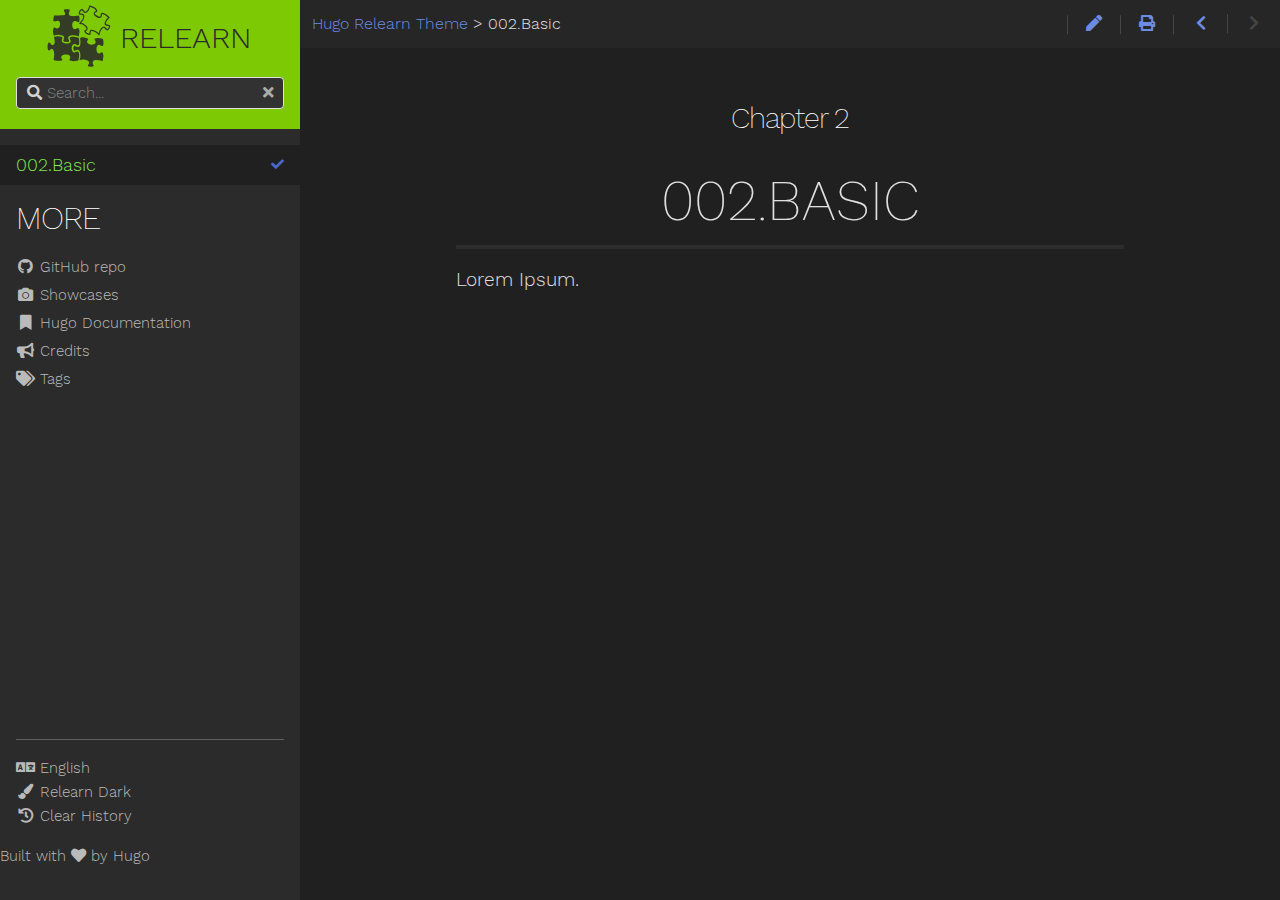
<file: basic/index.html>
<!DOCTYPE html>
<html lang="en">
  <head>
    <meta charset="utf-8">
    <meta name="viewport" content="height=device-height, width=device-width, initial-scale=1.0, minimum-scale=1.0">
    <meta name="generator" content="Hugo 0.101.0">
    <meta name="generator" content="Relearn 5.2.3+tip">
    <meta name="description" content="Documentation for Hugo Relearn Theme">
    <meta name="author" content="Sören Weber">
    <title>002.Basic :: Hugo Relearn Theme</title>
    <link href="/basic/index.xml" rel="alternate" type="application/rss+xml" title="Hugo Relearn Theme">
    <link href="/basic/index.print.html" rel="alternate" type="text/html" title="Hugo Relearn Theme">
    <!-- https://github.com/filamentgroup/loadCSS/blob/master/README.md#how-to-use -->
    <link href="/css/fontawesome-all.min.css?1663035850" rel="stylesheet" media="print" onload="this.media='all';this.onload=null;"><noscript><link href="/css/fontawesome-all.min.css?1663035850" rel="stylesheet"></noscript>
    <link href="/css/featherlight.min.css?1663035850" rel="stylesheet" media="print" onload="this.media='all';this.onload=null;"><noscript><link href="/css/featherlight.min.css?1663035850" rel="stylesheet"></noscript>
    <link href="/css/auto-complete.css?1663035850" rel="stylesheet" media="print" onload="this.media='all';this.onload=null;"><noscript><link href="/css/auto-complete.css?1663035850" rel="stylesheet"></noscript>
    <link href="/css/perfect-scrollbar.min.css?1663035850" rel="stylesheet">
    <link href="/css/nucleus.css?1663035850" rel="stylesheet">
    <link href="/css/fonts.css?1663035850" rel="stylesheet" media="print" onload="this.media='all';this.onload=null;"><noscript><link href="/css/fonts.css?1663035850" rel="stylesheet"></noscript>
    <link href="/css/theme.css?1663035850" rel="stylesheet">
    <link href="/css/theme-relearn-light.css?1663035850" rel="stylesheet" id="variant-style">
    <link href="/css/ie.css?1663035850" rel="stylesheet">
    <link href="/css/variant.css?1663035850" rel="stylesheet">
    <link href="/css/print.css?1663035850" rel="stylesheet" media="print">
    <script src="/js/variant.js?1663035850"></script>
    <script>
      // hack to let hugo tell us how to get to the root when using relativeURLs, it needs to be called *url= for it to do its magic:
      // https://github.com/gohugoio/hugo/blob/145b3fcce35fbac25c7033c91c1b7ae6d1179da8/transform/urlreplacers/absurlreplacer.go#L72
      var index_url="/index.json";
      var root_url="/";
      var baseUri=root_url.replace(/\/$/, '');
      // translations
      window.T_Copy_to_clipboard = 'Copy to clipboard';
      window.T_Copied_to_clipboard = 'Copied to clipboard!';
      window.T_Copy_link_to_clipboard = 'Copy link to clipboard';
      window.T_Link_copied_to_clipboard = 'Copied link to clipboard!';
      // some further base stuff
      var baseUriFull='https:\/\/the-hitchhikers-guide-to-the-code.github.io/';
      window.variants && variants.init( [ 'relearn-light', 'relearn-dark', 'learn', 'neon', 'blue', 'green', 'red' ] );
    </script>
    <script src="/js/jquery.min.js?1663035850" defer></script>
  </head>
  <body class="mobile-support html" data-url="/basic/">
    <div id="body" class="default-animation">
      <div id="sidebar-overlay"></div>
      <div id="toc-overlay"></div>
      <nav id="topbar" class="highlightable">
        <div>
          <div class="navigation">
             <span class="nav nav-next"><i class="fa fa-chevron-right fa-fw"></i></span>
          </div>
          <div class="navigation">
             <a class="nav nav-prev" href="/" title="Hugo Relearn Theme (&#129104;)"><i class="fas fa-chevron-left fa-fw"></i></a>
          </div>
          <div id="top-print-link">
            <a class="print-link" title='Print whole chapter (CTRL+ALT+p)' href="/basic/index.print.html">
              <i class="fas fa-print fa-fw"></i>
            </a>
          </div>
          <div id="top-github-link">
            <a class="github-link" title='Edit (CTRL+ALT+e)' href="https://github.com/McShelby/hugo-theme-relearn/edit/main/exampleSite/content/Basic/_index.md" target="blank">
              <i class="fas fa-pen fa-fw"></i>
            </a>
          </div>
          <div id="breadcrumbs">
            <span id="sidebar-toggle-span">
              <a href="#" id="sidebar-toggle" title='Menu (CTRL+ALT+m)'><i class="fas fa-bars fa-fw"></i></a>
            </span>
            <ol class="links" itemscope itemtype="http://schema.org/BreadcrumbList">
              <meta itemprop="itemListOrder" content="Descending" />
              <li itemscope itemtype="https://schema.org/ListItem" itemprop="itemListElement"><meta itemprop="position" content="2" /><a itemprop="item" href="/"><span itemprop="name">Hugo Relearn Theme</span></a> > </li>
              <li itemscope itemtype="https://schema.org/ListItem" itemprop="itemListElement"><meta itemprop="position" content="1" /><a itemprop="item" href="/basic/" aria-disabled="true"><span itemprop="name">002.Basic</span></a></li>
            </ol>
          </div>
        </div>
      </nav>
      <main id="body-inner" class="highlightable chapter narrow" tabindex="-1">
        <div class="flex-block-wrapper">
          <div id="head-tags">
          </div>
          <article class="chapter">
<div class="article-subheading">Chapter 2</div>
<h1>002.Basic</h1>

<p>Lorem Ipsum.</p>

            <footer class="footline">
            </footer>
          </article>
        </div>
      </main>
    </div>
    <aside id="sidebar" class="default-animation showVisitedLinks">
      <div id="header-wrapper" class="default-animation">
        <div id="header" class="default-animation">
          <style>
            #logo svg,
            #logo svg * {
              color: #282828;
              color: var(--MENU-SECTIONS-BG-color);
              fill: #282828 !important;
              fill: var(--MENU-SECTIONS-BG-color) !important;
              opacity: .945;
            }
            a#logo {
              color: #282828;
              color: var(--MENU-SECTIONS-BG-color);
              font-family: 'Work Sans', 'Helvetica', 'Tahoma', 'Geneva', 'Arial', sans-serif;
              font-size: 30px;
              font-weight: 300;
              margin-top: -13px;
              max-width: 60%;
              text-transform: uppercase;
              width: 226px;
              white-space: nowrap;
            }
            a#logo:hover {
              color: #282828;
              color: var(--MENU-SECTIONS-BG-color);
            }
            #logo svg {
              margin-bottom: -20px;
              margin-left: -23.5px;
              width: 40.5%;
            }
            @media only all and (max-width: 59.938em) {
              a#logo {
                font-size: 25px;
                margin-top: -3px;
              }
              #logo svg {
                margin-bottom: -12px;
                margin-left: -23px;
              }
            }
            @media all and (-ms-high-contrast:none) {
              /* IE11s understanding of positioning is weird at best */
              a#logo {
                margin-top: -58px;
              }
              #logo svg {
                margin-bottom: -62px;
              }
            }
          </style>
          <a id="logo" href="/">
            <svg xmlns="http://www.w3.org/2000/svg" viewBox="0 0 64.044 64.044">
              <path d="M46.103 136.34c-.642-.394-1.222-2.242-1.98-2.358-.76-.117-1.353.506-1.618 1.519-.266 1.012-.446 4.188.173 5.538.213.435.482.787 1.03.845.547.057.967-.504 1.45-1.027.482-.523.437-.9 1.142-.612.705.289 1.051.4 1.586 1.229.535.828 1.085 4.043.868 5.598-.241 1.458-.531 2.8-.59 4.088.26.075.517.148.772.217 2.68.724 5.373 1.037 7.873.02.001-.028.01-.105.008-.11-.048-.165-.18-.41-.36-.698-.18-.29-.414-.645-.586-1.114a3.212 3.212 0 0 1-.125-1.735c.056-.21.153-.342.249-.475 1.237-1.193 2.932-1.373 4.244-1.384.557-.004 1.389.016 2.198.255.809.239 1.706.724 2.068 1.843.187.578.114 1.17-.043 1.623-.153.438-.369.783-.545 1.091-.178.31-.329.6-.401.821-.007.02-.003.071-.005.094 2.256 1.008 4.716.91 7.189.398.55-.114 1.11-.247 1.673-.377.344-1.085.678-2.145.852-3.208.124-.752.158-2.311-.078-3.538-.118-.613-.306-1.15-.52-1.489-.221-.349-.413-.501-.747-.538-.243-.027-.51.013-.796.098-.67.223-1.33.606-1.966.76l-.008.002-.109.032c-.556.152-1.233.158-1.797-.36-.556-.51-.89-1.367-1.117-2.596-.283-1.528-.075-3.279.89-4.518l.071-.09h.07c.65-.71 1.485-.802 2.16-.599.706.213 1.333.629 1.772.84.736.354 1.185.319 1.475.171.291-.148.5-.439.668-.955.332-1.017.301-2.819.022-4.106-.148-.684-.13-1.292-.13-1.883-1.558-.463-3.067-.982-4.574-1.208-1.128-.169-2.263-.173-3.298.164-.13.046-.256.095-.38.15-.373.164-.633.342-.805.52-.077.098-.081.105-.087.21-.004.068.031.289.13.571.1.282.256.634.467 1.03.279.524.448 1.063.431 1.618a2.12 2.12 0 0 1-.499 1.309 1.757 1.757 0 0 1-.62.51h-.002c-.515.291-1.107.404-1.723.464-.86.083-1.787.026-2.598-.097-.806-.123-1.47-.28-1.948-.555-.444-.256-.79-.547-1.037-.925a2.273 2.273 0 0 1-.356-1.301c.029-.837.403-1.437.625-1.897.111-.23.191-.433.236-.583.045-.15.044-.25.046-.24-.005-.029-.127-.355-1.015-.741-1.138-.495-2.322-.673-3.533-.668h-.015a9.711 9.711 0 0 0-.521.016h-.002c-1.163.057-2.35.308-3.541.569.383 1.531.79 2.753.818 4.502-.096 1.297.158 2.114-1.03 2.935-.85.588-1.508.729-2.15.335" style="fill:#282828;fill-opacity:1;stroke:none;stroke-width:1.03763;stroke-miterlimit:4;stroke-dasharray:none;stroke-opacity:1" transform="translate(-40.698 -95.175)"/>
              <path d="M61.472 101.34v.002c-.3-.003-.603.01-.894.04-.544.055-1.39.165-1.778.306-1.238.364.13 2.344.41 2.913.28.569.285 2.03.14 2.134-.144.103-.375.261-.934.345-.56.084.03-.037-1.589.086-1.62.122-5.506.29-8.265.248-.022.26-.036.521-.097.808-.309 1.442-.63 3.163-.494 4.074.071.473.168.65.414.8.23.14.737.235 1.62-.004.834-.227 1.3-.442 1.887-.456.595-.016 1.555.472 1.965.717.411.245-.03-.008.002 0s.128.05.176.102c.049.053-.276-.523.104.199.379.721.72 3.256.002 4.68-.46.913-1.01 1.49-1.64 1.711-.63.22-1.229.067-1.734-.135-.881-.353-1.584-.7-2.205-.647-1.199 1.94-1.186 4.17-.6 6.602.097.397.212.814.327 1.23 2.68-.556 5.542-1.016 8.337.132 1.064.437 1.73 1.015 1.902 1.857.169.831-.193 1.508-.438 1.986-.122.238-.23.46-.307.642-.07.164-.096.28-.104.324.069.429.309.723.686.945.385.227.89.355 1.35.423.723.104 1.567.152 2.287.086.693-.064 1.032-.338 1.241-.544a2.447 2.447 0 0 0 .303-.437.175.175 0 0 0 .013-.035c-.004-.066-.037-.246-.195-.527-.46-.816-.87-1.595-.817-2.51.028-.476.218-.938.529-1.288.304-.343.698-.586 1.186-.79 1.442-.606 2.96-.609 4.372-.409 1.525.216 2.963.679 4.378 1.083.226-2.09.784-3.9.592-5.77-.058-.565-.287-1.333-.598-1.827-.32-.508-.59-.717-1.036-.642-.648.11-1.472.935-2.707 1.078-.791.092-1.494-.267-1.95-.86-.45-.583-.678-1.335-.78-2.101-.202-1.525.031-3.229.89-4.27.615-.747 1.45-.887 2.15-.74.687.145 1.307.492 1.857.745v-.002c.546.252 1.033.388 1.281.344a.547.547 0 0 0 .353-.188c.113-.124.242-.35.384-.75.604-1.712.206-3.68-.303-5.654-.667.145-1.336.293-2.018.413-1.341.236-2.73.392-4.136.273-.656-.055-1.695-.085-2.58-.476-.442-.195-.903-.514-1.157-1.093-.259-.591-.205-1.313.08-2.014.223-.64 1.082-2.178.692-2.585-.391-.407-1.651-.56-2.554-.571z" style="fill:#282828;fill-opacity:1;stroke:none;stroke-width:.992837;stroke-miterlimit:4;stroke-dasharray:none;stroke-opacity:1" transform="translate(-40.698 -95.175)"/>
              <path d="M83.128 98.116c-.484 1.875-1.057 3.757-2.486 5.033-.638.57-1.13.666-1.483.548-.401-.134-.715-.506-1.058-.973-.338-.461-.655-.97-1.076-1.332-.192-.165-.404-.315-.683-.38-.279-.066-.599-.02-.9.102-.489.196-.89.58-1.28 1.047a6.1 6.1 0 0 0-.985 1.632c-.234.591-.356 1.174-.277 1.713.072.487.392.977.905 1.185.463.187.926.156 1.36.154.433 0 .843.01 1.242.147.55.189.79.736.822 1.368.034.66-.145 1.412-.393 1.988l-.008.021c-.74 1.705-1.946 2.893-3.004 4.349l-.664.915.979.099c.924.092 1.788.26 2.468.675.46.281 1.806 1.205 2.794 2.222.497.513.888 1.031 1.047 1.502.078.231.095.422.05.6a.93.93 0 0 1-.345.474c-.301.223-.606.395-.864.532l-.354.186c-.107.058-.189.087-.345.228a.637.637 0 0 1 .062-.045l-.064.041-.209.236-.103.343s.003.126.007.152c.003.017.003.007.004.015v.002c.016.195.061.307.133.476a4.1 4.1 0 0 0 .32.596 5.7 5.7 0 0 0 2.8 2.258c.284.108.908.321 1.548.36.33.02.59.015.912-.13h.002c.08-.037.228-.095.382-.281.153-.186.19-.355.212-.445l.019-.075.003-.078c.023-.585-.037-1.296.072-1.899.153-.657.435-.956 1.009-.909 2.771.239 4.74 1.955 6.693 3.83l.742.714.279-1.155c.55-2.29 1.093-4.464 2.928-5.977.692-.57 1.184-.642 1.527-.509.39.151.676.536.996.995.319.458.605.926 1.07 1.212.194.119.464.232.784.209.32-.024.638-.163.988-.384 1.022-.645 1.778-1.756 2.086-2.942.136-.522.102-.991-.046-1.301-.158-.334-.433-.553-.754-.707-.653-.314-1.468-.373-2.094-.486-.825-.15-1.22-.475-1.345-.878-.13-.417 0-.953.335-1.61.6-1.173 1.887-2.602 3.13-3.911l.498-.526-.449-.432c-1.545-1.49-3.163-3.01-5.252-3.715h-.002c-.473-.16-1.097-.413-1.73-.424h-.003c-.311-.004-.596.04-.883.24v.002c-.22.155-.483.537-.583.937l-.008.036-.006.038c-.116.773-.06 1.467-.217 1.995-.063.212-.198.418-.359.507-.202.111-.492.153-.976.072-.582-.097-1.978-.69-3.021-1.503-.523-.407-.934-.85-1.117-1.3a1.153 1.153 0 0 1-.083-.63c.03-.184.1-.477.308-.593.21-.116.941-.32 1.377-.642h.002c.192-.141.403-.367.518-.64.114-.275.127-.526.123-.774-.006-.142-.036-.192-.08-.3a8.417 8.417 0 0 0-3-3.027c-1.226-.725-2.585-1.135-3.927-1.539-.434-.12-.844-.111-1.02.466zm.912.947c1.186.364 2.357.718 3.345 1.303 1.035.612 1.864 1.488 2.507 2.528-.514.263-1.095.5-1.44.79-.345.29-.729.914-.815 1.434-.084.509 0 .968.155 1.347.301.74.85 1.276 1.44 1.735 1.18.92 2.554 1.545 3.47 1.698.604.1 1.186.088 1.739-.216.594-.327.935-.911 1.088-1.427.264-.884.193-1.664.262-2.17h.1c.3.006.926.206 1.417.371 1.646.554 3.044 1.773 4.431 3.089-1.102 1.174-2.222 2.423-2.888 3.73-.42.823-.73 1.789-.453 2.687.283.913 1.1 1.415 2.138 1.603.691.126 1.472.226 1.84.403.19.091.258.182.278.223.03.064.058.075-.023.387-.21.804-.761 1.598-1.413 2.01-.247.155-.365.183-.407.187-.042.003-.061.002-.172-.066-.144-.088-.455-.473-.772-.929-.317-.454-.714-1.07-1.452-1.356-.783-.304-1.776-.022-2.713.75-1.942 1.6-2.626 3.764-3.146 5.8-1.802-1.676-3.772-3.138-6.589-3.517h-.002c-.346-.095-1.013-.031-1.293.143-.735.501-1.005 1.132-1.168 2.007-.125.69-.082 1.216-.074 1.659-.055.006-.046.01-.104.006-.42-.026-1.035-.215-1.244-.295-.947-.361-1.774-1.006-2.314-1.857-.054-.085-.072-.132-.109-.2l.027-.016c.284-.15.656-.36 1.045-.648.44-.327.789-.798.93-1.35a2.4 2.4 0 0 0-.068-1.379c-.254-.751-.753-1.353-1.295-1.911-1.09-1.124-2.452-2.049-2.99-2.378-.609-.372-1.303-.44-1.981-.56.875-1.094 1.878-2.251 2.596-3.921.294-.823.543-1.907.513-2.658-.049-.97-.489-2.013-1.52-2.367-.579-.2-1.131-.204-1.58-.203-.45.002-.786-.006-.97-.08h-.002c-.264-.107-.236-.108-.268-.33-.025-.17.021-.553.183-.962a4.67 4.67 0 0 1 .725-1.192c.29-.348.617-.59.705-.626.142-.057.176-.05.22-.04.045.011.127.052.263.17.235.201.56.671.92 1.161.354.484.791 1.08 1.543 1.33.8.267 1.784-.052 2.671-.846 1.594-1.424 2.235-3.317 2.714-5.051zm11.705 7.023c-.02.014.042-.002.042 0l-.008.035c.05-.2-.028-.04-.034-.035zM79.472 122.45a.198.198 0 0 1 .005.023v.014c-.002-.01-.003-.03-.005-.037zm-.29.732-.006.01-.044.027c.016-.01.033-.024.05-.036z" style="color:#000;fill:#282828;stroke-width:1.02352;-inkscape-stroke:none" transform="translate(-40.698 -95.175)"/>
              <path d="M76.694 128.845c-.85-.012-1.668.253-2.434.67-.01.592-.015 1.17.109 1.772.323 1.573.422 3.553-.07 5.147-.247.804-.684 1.535-1.347 1.891-.663.356-1.467.296-2.362-.159-.522-.266-1.059-.62-1.487-.757-.223-.072-.392-.096-.522-.069-.13.027-.232.094-.362.27-.53.719-.681 1.823-.497 2.876.177 1.012.418 1.438.543 1.56.143.137.26.154.604.055.548-.158 1.523-.857 2.573-.972l.02-.002.5.058c.686.081 1.247.562 1.622 1.19.372.62.591 1.37.73 2.136.279 1.532.25 3.16.083 4.232-.14.91-.394 1.72-.632 2.53 1.719-.385 3.485-.692 5.307-.36 1.174.214 2.749.574 3.762 1.977l.088.122.046.159c.162.551.16 1.114.024 1.578-.13.45-.348.772-.533 1.023-.181.246-.336.444-.437.606-.102.16-.141.275-.145.336-.01.17 0 .197.07.315.057.1.186.242.39.366.408.246 1.106.414 1.843.45a7.842 7.842 0 0 0 2.174-.21 4.28 4.28 0 0 0 .822-.296c.218-.106.385-.242.377-.233l.029-.031c.025-.035.05-.072.05-.068 0-.004 0-.017-.003-.05a2.733 2.733 0 0 0-.21-.579c-.26-.548-.839-1.333-.822-2.46.01-.657.27-1.21.598-1.576.32-.357.696-.575 1.074-.736.759-.323 1.57-.418 2.054-.458 1.653-.136 3.252.296 4.755.765.457.142.905.29 1.352.434.325-2.258.902-4.247.598-6.217-.071-.46-.25-1.169-.486-1.684-.238-.518-.495-.762-.675-.779-.351-.032-.716.14-1.174.418-.457.277-1.005.665-1.695.742-.745.082-1.406-.291-1.84-.908-.428-.608-.653-1.394-.754-2.196-.203-1.596.016-3.377.794-4.493.568-.813 1.358-.984 2.024-.835.65.146 1.243.51 1.769.779.524.267.99.413 1.237.365a.527.527 0 0 0 .346-.2c.11-.132.235-.373.37-.798.612-1.918.27-3.894-.246-6.054-2.815-.851-5.49-1.534-8.089-.267a.727.727 0 0 0-.223.148c-.024.028-.018.021-.026.056.001-.003-.01.178.07.44.162.522.611 1.29.911 1.978l.004.009.029.063.024.084V133c.162.635.016 1.297-.274 1.727-.272.404-.618.636-.952.81-.675.353-1.399.484-1.724.533a5.888 5.888 0 0 1-3.973-.795c-.512-.311-.876-.594-1.133-1.02-.282-.466-.318-1.084-.172-1.557.252-.814.715-1.266.971-1.89a.663.663 0 0 0 .047-.14c.001-.013 0-.006-.007-.037a.761.761 0 0 0-.184-.268c-.264-.267-.865-.595-1.54-.826-1.356-.462-3.07-.659-3.583-.686-.062-.002-.121-.006-.178-.006z" style="fill:#282828;fill-opacity:1;stroke:none;stroke-width:.991342;stroke-miterlimit:4;stroke-dasharray:none;stroke-opacity:1" transform="translate(-40.698 -95.175)"/>
            </svg>
            Relearn
          </a>
        </div>
        <div class="searchbox default-animation">
          <label for="search-by"><i class="fas fa-search"></i></label>
          <input data-search-input id="search-by" type="search" placeholder="Search...">
          <span data-search-clear=""><i class="fas fa-times"></i></span>
        </div>
        <script>
          var contentLangs=['en'];
        </script>
        <script src="/js/auto-complete.js?1663035850" defer></script>
        <script src="/js/lunr.min.js?1663035850" defer></script>
        <script src="/js/lunr.stemmer.support.min.js?1663035850" defer></script>
        <script src="/js/lunr.multi.min.js?1663035850" defer></script>
        <script src="/js/lunr.en.min.js?1663035850" defer></script>
        <script src="/js/search.js?1663035850" defer></script>
      </div>
      <div id="content-wrapper" class="highlightable">
        <ul class="topics collapsible-menu">
          <li data-nav-id="/basic/" title="002.Basic" class="dd-item active"><a href="/basic/">002.Basic<i class="fas fa-check read-icon"></i></a></li>
        </ul>
        <div id="shortcuts">
          <div class="nav-title">More</div>
          <ul>
            <li><a class="padding" href="https://github.com/McShelby/hugo-theme-relearn"><i class='fab fa-fw fa-github'></i> GitHub repo</a></li>
            <li><a class="padding" href="/more/showcase/"><i class='fas fa-fw fa-camera'></i> Showcases</a></li>
            <li><a class="padding" href="https://gohugo.io/"><i class='fas fa-fw fa-bookmark'></i> Hugo Documentation</a></li>
            <li><a class="padding" href="/more/credits/"><i class='fas fa-fw fa-bullhorn'></i> Credits</a></li>
            <li><a class="padding" href="/tags/"><i class='fas fa-fw fa-tags'></i> Tags</a></li>
          </ul>
        </div>
        <div class="footermargin footerLangSwitch footerVariantSwitch footerVisitedLinks footerFooter showLangSwitch showVariantSwitch showVisitedLinks showFooter"></div>
        <hr class="default-animation footerLangSwitch footerVariantSwitch footerVisitedLinks footerFooter showLangSwitch showVariantSwitch showVisitedLinks showFooter"/>
        <div id="prefooter" class="footerLangSwitch footerVariantSwitch footerVisitedLinks showLangSwitch showVariantSwitch showVisitedLinks">
          <ul>
            <li id="select-language-container" class="footerLangSwitch showLangSwitch">
              <a class="padding select-container">
                <i class="fas fa-language fa-fw"></i>
                <span>&nbsp;</span>
                <div class="select-style">
                  <select id="select-language" onchange="location = baseUri + this.value;">
                    <option id="en" value="/basic/" selected>English</option>
                  </select>
                </div>
                <div class="select-clear"></div>
              </a>
            </li>
            <li id="select-variant-container" class="footerVariantSwitch showVariantSwitch">
              <a class="padding select-container">
                <i class="fas fa-paint-brush fa-fw"></i>
                <span>&nbsp;</span>
                <div class="select-style">
                  <select id="select-variant" onchange="window.variants && variants.changeVariant( this.value );">
                    <option id="relearn-light" value="relearn-light" selected>Relearn Light</option>
                    <option id="relearn-dark" value="relearn-dark">Relearn Dark</option>
                    <option id="learn" value="learn">Learn</option>
                    <option id="neon" value="neon">Neon</option>
                    <option id="blue" value="blue">Blue</option>
                    <option id="green" value="green">Green</option>
                    <option id="red" value="red">Red</option>
                  </select>
                </div>
                <div class="select-clear"></div>
              </a>
              <script>window.variants && variants.markSelectedVariant();</script>
            </li>
            <li class="footerVisitedLinks showVisitedLinks"><a class="padding" onclick="clearHistory();"><i class="fas fa-history fa-fw"></i> Clear History</a></li>
          </ul>
        </div>
        <div id="footer" class="footerFooter showFooter">
	    <p>Built with <a href="https://github.com/McShelby/hugo-theme-relearn"><i class="fas fa-heart"></i></a> by <a href="https://gohugo.io/">Hugo</a></p>
        </div>
      </div>
    </aside>
    <script src="/js/clipboard.min.js?1663035850" defer></script>
    <script src="/js/perfect-scrollbar.min.js?1663035850" defer></script>
    <script src="/js/featherlight.min.js?1663035850" defer></script>
    <script src="/js/theme.js?1663035850" defer></script>
  </body>
</html>
</file>
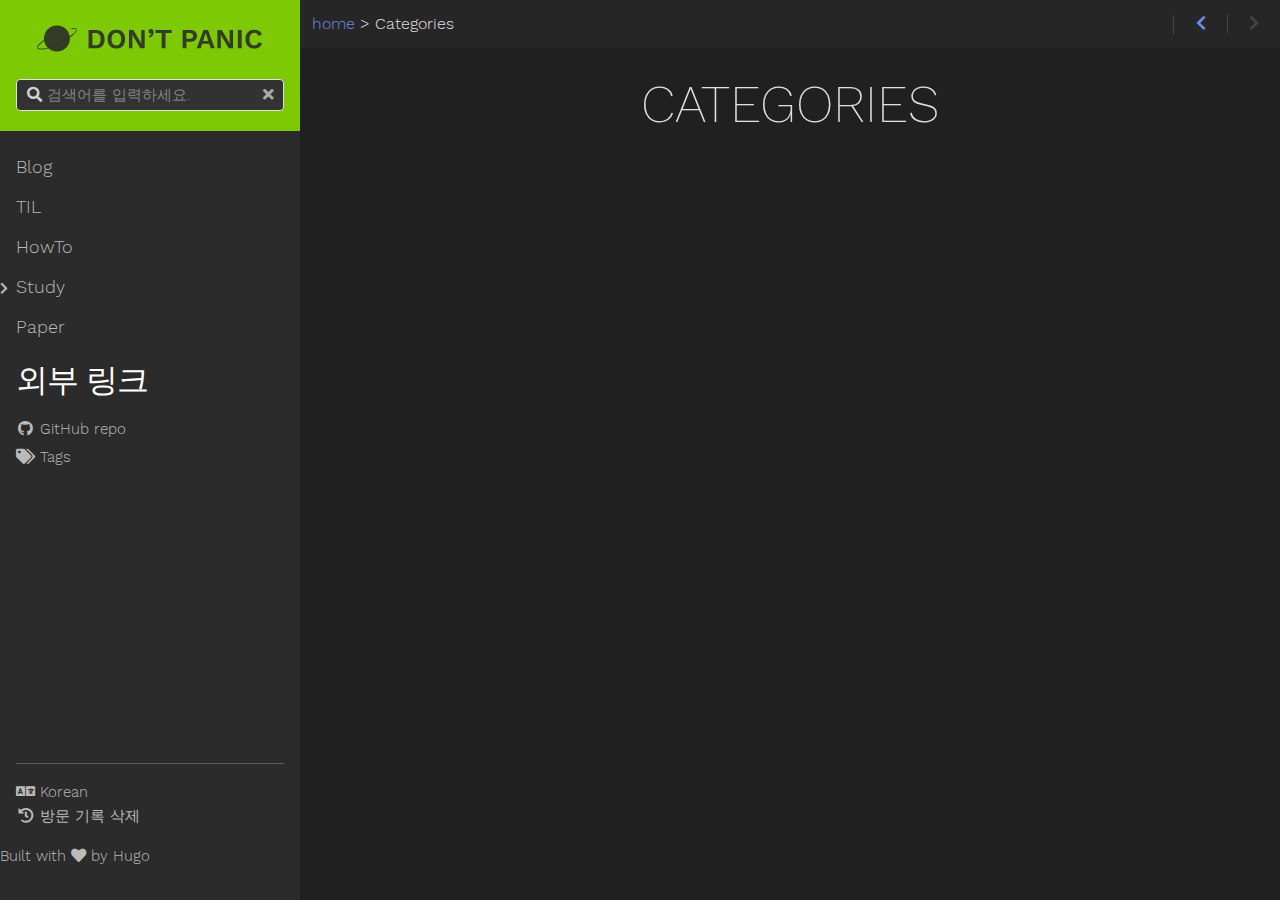
<file: categories/index.html>
<!DOCTYPE html>
<html lang="kr">
  <head>
    <meta charset="utf-8">
    <meta name="viewport" content="height=device-height, width=device-width, initial-scale=1.0, minimum-scale=1.0">
    <meta name="generator" content="Hugo 0.102.3">
    <meta name="generator" content="Relearn 5.2.3+tip">
    <meta name="description" content="The Hitchhiker&#39;s Guide To The Code">
    <meta name="author" content="YG PARK">
    <title>Categories :: The Hitchhiker&#39;s Guide To The Code</title>
    <link href="/categories/index.xml" rel="alternate" type="application/rss+xml" title="The Hitchhiker&#39;s Guide To The Code">
    <link href="/images/favicon.png?1664466278" rel="icon" type="image/png">
    <!-- https://github.com/filamentgroup/loadCSS/blob/master/README.md#how-to-use -->
    <link href="/css/fontawesome-all.min.css?1664466278" rel="stylesheet" media="print" onload="this.media='all';this.onload=null;"><noscript><link href="/css/fontawesome-all.min.css?1664466278" rel="stylesheet"></noscript>
    <link href="/css/featherlight.min.css?1664466278" rel="stylesheet" media="print" onload="this.media='all';this.onload=null;"><noscript><link href="/css/featherlight.min.css?1664466278" rel="stylesheet"></noscript>
    <link href="/css/auto-complete.css?1664466278" rel="stylesheet" media="print" onload="this.media='all';this.onload=null;"><noscript><link href="/css/auto-complete.css?1664466278" rel="stylesheet"></noscript>
    <link href="/css/perfect-scrollbar.min.css?1664466278" rel="stylesheet">
    <link href="/css/nucleus.css?1664466278" rel="stylesheet">
    <link href="/css/fonts.css?1664466278" rel="stylesheet" media="print" onload="this.media='all';this.onload=null;"><noscript><link href="/css/fonts.css?1664466278" rel="stylesheet"></noscript>
    <link href="/css/theme.css?1664466278" rel="stylesheet">
    <link href="/css/theme-relearn-dark.css?1664466278" rel="stylesheet" id="variant-style">
    <link href="/css/ie.css?1664466278" rel="stylesheet">
    <link href="/css/variant.css?1664466278" rel="stylesheet">
    <link href="/css/print.css?1664466278" rel="stylesheet" media="print">
    <script src="/js/variant.js?1664466278"></script>
    <script>
      // hack to let hugo tell us how to get to the root when using relativeURLs, it needs to be called *url= for it to do its magic:
      // https://github.com/gohugoio/hugo/blob/145b3fcce35fbac25c7033c91c1b7ae6d1179da8/transform/urlreplacers/absurlreplacer.go#L72
      var index_url="/index.json";
      var root_url="/";
      var baseUri=root_url.replace(/\/$/, '');
      // translations
      window.T_Copy_to_clipboard = '클립보드에 복사';
      window.T_Copied_to_clipboard = '클립보드에 복사됐습니다!';
      window.T_Copy_link_to_clipboard = '링크를 클립보드에 복사';
      window.T_Link_copied_to_clipboard = '클립보드에 링크가 복사됐습니다!';
      // some further base stuff
      var baseUriFull='https:\/\/guide2code.com/';
      window.variants && variants.init( [ 'relearn-dark' ] );
    </script>
    <script src="/js/jquery.min.js?1664466278" defer></script>
  </head>
  <body class="mobile-support html" data-url="/categories/">
    <div id="body" class="default-animation">
      <div id="sidebar-overlay"></div>
      <div id="toc-overlay"></div>
      <nav id="topbar" class="highlightable">
        <div>
          <div class="navigation">
             <span class="nav nav-next"><i class="fa fa-chevron-right fa-fw"></i></span>
          </div>
          <div class="navigation">
             <a class="nav nav-prev" href="/paper/" title="Paper (&#129104;)"><i class="fas fa-chevron-left fa-fw"></i></a>
          </div>
          <div id="breadcrumbs">
            <span id="sidebar-toggle-span">
              <a href="#" id="sidebar-toggle" title='메뉴 (CTRL+ALT+m)'><i class="fas fa-bars fa-fw"></i></a>
            </span>
            <ol class="links" itemscope itemtype="http://schema.org/BreadcrumbList">
              <meta itemprop="itemListOrder" content="Descending" />
              <li itemscope itemtype="https://schema.org/ListItem" itemprop="itemListElement"><meta itemprop="position" content="2" /><a itemprop="item" href="/"><span itemprop="name">home</span></a> > </li>
              <li itemscope itemtype="https://schema.org/ListItem" itemprop="itemListElement"><meta itemprop="position" content="1" /><a itemprop="item" href="/categories/" aria-disabled="true"><span itemprop="name">Categories</span></a></li>
            </ol>
          </div>
        </div>
      </nav>
      <main id="body-inner" class="highlightable default" tabindex="-1">
        <div class="flex-block-wrapper">
          <div id="head-tags">
          </div>
          <article>

<h1>Categories</h1>
<ul>
</ul>

            <footer class="footline">
            </footer>
          </article>        </div>
      </main>
<script src="https://utteranc.es/client.js"
        repo="The-hitchhikers-guide-to-the-code/the-hitchhikers-guide-to-the-code.github.io"
        issue-term="pathname"
        theme="github-dark"
        crossorigin="anonymous"
        async>
</script>
    </div>
    <aside id="sidebar" class="default-animation showVisitedLinks">
      <div id="header-wrapper" class="default-animation">
        <div id="header" class="default-animation">
<style>
    #logo svg,
    #logo svg * {
        color: #282828;
        color: var(--MENU-SECTIONS-BG-color);
        fill: #282828 !important;
        fill: var(--MENU-SECTIONS-BG-color) !important;
        opacity: .945;
    }
    a#logo {
        color: #282828;
        color: var(--MENU-SECTIONS-BG-color);
        font-family: 'Work Sans', 'Helvetica', 'Tahoma', 'Geneva', 'Arial', sans-serif;
        font-size: 20px;
        font-weight: 300;
        margin-top: -13px;
        max-width: 60%;
        text-transform: uppercase;
        width: 226px;
        white-space: nowrap;
    }
    a#logo:hover {
        color: #282828;
        color: var(--MENU-SECTIONS-BG-color);
    }
    #logo svg {
        margin-bottom: -20px;
        margin-left: -33px;
        width: 140%;
    }
    @media only all and (max-width: 59.938em) {
        a#logo {
            font-size: 20px;
            margin-top: -3px;
        }
        #logo svg {
            margin-bottom: -12px;
            margin-left: -23px;
        }
    }
    @media all and (-ms-high-contrast:none) {
    /* IE11s understanding of positioning is weird at best */
    a#logo {
        margin-top: -58px;
    }
    #logo svg {
        margin-bottom: -62px;
    }
    }
</style>
<a id="logo" href="/">
<svg width="614" height="71" viewBox="0 0 614 71" fill="none" xmlns="http://www.w3.org/2000/svg">
	<path d="M159.959 12.3362C167.754 12.3362 173.789 14.4988 178.064 18.8239C182.338 23.0987 184.476 29.2342 184.476 37.2306C184.476 45.1767 182.338 51.3123 178.064 55.6374C173.789 59.9624 167.754 62.125 159.959 62.125H140.722V12.3362H159.959ZM159.431 53.8269C164.158 53.8269 167.704 52.4187 170.067 49.6024C172.481 46.7357 173.688 42.6118 173.688 37.2306C173.688 31.8494 172.481 27.7506 170.067 24.9343C167.704 22.0677 164.158 20.6344 159.431 20.6344H151.132V53.8269H159.431Z" fill="#72F5E8"/>
	<path d="M216.443 11.5819C221.371 11.5819 225.621 12.6128 229.191 14.6748C232.762 16.7368 235.503 19.6788 237.414 23.501C239.376 27.3232 240.356 31.8997 240.356 37.2306C240.356 42.5615 239.376 47.1381 237.414 50.9602C235.503 54.7824 232.762 57.7245 229.191 59.7864C225.621 61.8484 221.371 62.8794 216.443 62.8794C211.514 62.8794 207.239 61.8484 203.618 59.7864C200.047 57.7245 197.281 54.7824 195.32 50.9602C193.409 47.1381 192.453 42.5615 192.453 37.2306C192.453 31.8997 193.409 27.3232 195.32 23.501C197.281 19.6788 200.047 16.7368 203.618 14.6748C207.239 12.6128 211.514 11.5819 216.443 11.5819ZM216.443 20.1063C213.626 20.1063 211.237 20.7601 209.276 22.0677C207.315 23.3753 205.806 25.3115 204.75 27.8764C203.744 30.3909 203.241 33.509 203.241 37.2306C203.241 40.9019 203.744 44.02 204.75 46.5849C205.806 49.1497 207.315 51.086 209.276 52.3936C211.237 53.7011 213.626 54.3549 216.443 54.3549C219.209 54.3549 221.572 53.7011 223.534 52.3936C225.495 51.086 226.979 49.1497 227.984 46.5849C229.041 44.02 229.569 40.9019 229.569 37.2306C229.569 33.509 229.041 30.3909 227.984 27.8764C226.979 25.3115 225.495 23.3753 223.534 22.0677C221.572 20.7601 219.209 20.1063 216.443 20.1063Z" fill="#72F5E8"/>
	<path d="M293.631 12.3362V62.125H281.712L264.286 32.8552L259.986 24.708H259.91L260.212 33.3079V62.125H250.858V12.3362H262.702L280.128 41.5306L284.428 49.7532H284.578L284.277 41.1534V12.3362H293.631Z" fill="#72F5E8"/>
	<path d="M310.926 9.77136C312.535 9.77136 313.868 10.1737 314.924 10.9784C315.98 11.7327 316.785 12.7637 317.338 14.0713C317.891 15.3286 318.168 16.7368 318.168 18.2958C318.168 20.3578 317.74 22.3443 316.885 24.2554C316.081 26.1664 314.949 27.8764 313.49 29.3851C312.032 30.8939 310.372 32.0757 308.512 32.9307L304.061 29.3851C305.419 28.8319 306.651 28.153 307.757 27.3483C308.914 26.5436 309.895 25.6384 310.699 24.6325C311.504 23.6267 312.082 22.5957 312.434 21.5396L312.057 21.3133C311.806 21.4642 311.504 21.615 311.152 21.7659C310.8 21.8665 310.297 21.9168 309.643 21.9168C308.839 21.9168 308.034 21.7156 307.229 21.3133C306.425 20.8607 305.746 20.232 305.192 19.4274C304.639 18.5724 304.363 17.5163 304.363 16.259C304.363 14.9011 304.664 13.7444 305.268 12.7889C305.871 11.8333 306.676 11.1041 307.682 10.6012C308.688 10.048 309.769 9.77136 310.926 9.77136Z" fill="#72F5E8"/>
	<path d="M367.147 12.3362V20.7098H350.475V62.125H340.065V20.7098H323.318V12.3362H367.147Z" fill="#72F5E8"/>
	<path d="M418.062 12.3362C421.884 12.3362 425.153 12.99 427.868 14.2976C430.584 15.5549 432.671 17.3905 434.13 19.8045C435.639 22.1683 436.393 25.0349 436.393 28.4044C436.393 31.774 435.639 34.6657 434.13 37.0797C432.671 39.4434 430.584 41.2791 427.868 42.5867C425.153 43.844 421.884 44.4726 418.062 44.4726H407.576V62.125H397.165V12.3362H418.062ZM416.477 36.2499C419.595 36.2499 421.934 35.5961 423.493 34.2885C425.052 32.9307 425.832 30.9693 425.832 28.4044C425.832 25.7893 425.052 23.8279 423.493 22.5203C421.934 21.2127 419.595 20.5589 416.477 20.5589H407.576V36.2499H416.477Z" fill="#72F5E8"/>
	<path d="M484.666 62.125H473.879L469.73 49.9795H450.644L446.495 62.125H435.858L454.039 12.3362H466.486L484.666 62.125ZM452.983 42.2849H467.391L460.149 20.5589L452.983 42.2849Z" fill="#72F5E8"/>
	<path d="M534.825 12.3362V62.125H522.906L505.48 32.8552L501.18 24.708H501.104L501.406 33.3079V62.125H492.052V12.3362H503.895L521.321 41.5306L525.621 49.7532H525.772L525.47 41.1534V12.3362H534.825Z" fill="#72F5E8"/>
	<path d="M558.23 12.3362V62.125H547.819V12.3362H558.23Z" fill="#72F5E8"/>
	<path d="M613.795 48.3954C612.839 51.614 611.331 54.3046 609.269 56.4672C607.207 58.6297 604.767 60.2391 601.951 61.2952C599.135 62.3513 596.042 62.8794 592.672 62.8794C587.744 62.8794 583.469 61.8484 579.848 59.7864C576.277 57.7245 573.511 54.7824 571.55 50.9602C569.639 47.1381 568.683 42.5615 568.683 37.2306C568.683 31.8997 569.639 27.3232 571.55 23.501C573.511 19.6788 576.277 16.7368 579.848 14.6748C583.469 12.6128 587.693 11.5819 592.521 11.5819C595.941 11.5819 599.034 12.0596 601.8 13.0152C604.566 13.9204 606.905 15.3286 608.816 17.2397C610.777 19.1508 612.211 21.5648 613.116 24.4817L603.686 28.4799C602.831 25.4624 601.524 23.325 599.763 22.0677C598.003 20.7601 595.74 20.1063 592.974 20.1063C590.258 20.1063 587.869 20.7601 585.808 22.0677C583.796 23.3753 582.237 25.3115 581.13 27.8764C580.024 30.3909 579.471 33.509 579.471 37.2306C579.471 40.9019 579.974 44.02 580.979 46.5849C582.036 49.1497 583.57 51.086 585.581 52.3936C587.593 53.7011 590.057 54.3549 592.974 54.3549C595.69 54.3549 598.028 53.6257 599.99 52.1672C602.001 50.7088 603.41 48.4959 604.214 45.5287L613.795 48.3954Z" fill="#72F5E8"/>
	<path d="M89.8595 35.5C89.8595 55.1061 73.9656 71 54.3595 71C34.7534 71 18.8595 55.1061 18.8595 35.5C18.8595 15.8939 34.7534 0 54.3595 0C73.9656 0 89.8595 15.8939 89.8595 35.5Z" fill="#72F5E8"/>
	<path fill-rule="evenodd" clip-rule="evenodd" d="M47.8698 55.767C34.3667 61.498 20.9317 65.453 10.594 65.453C7.23071 65.453 4.6902 65.0574 2.93881 64.2419C1.11616 63.3932 0.0685137 62.0354 0.00320848 60.2545C-0.0567776 58.6187 0.729666 56.8532 1.91742 55.1039C3.12643 53.3232 4.85969 51.4031 6.93917 49.4226C15.2418 41.5151 29.5995 32.1461 40.6447 26.1109L41.7086 28.058C30.7344 34.0544 16.569 43.315 8.46937 51.0292C6.44828 52.9542 4.83851 54.7515 3.75304 56.3502C2.64632 57.9802 2.18683 59.2559 2.22047 60.1732C2.24879 60.9454 2.63431 61.6526 3.87541 62.2305C5.18775 62.8416 7.34153 63.2343 10.594 63.2343C20.4751 63.2343 33.5752 59.4237 47.003 53.7246C60.401 48.0381 74.0025 40.525 84.8473 33.2338C90.2698 29.5881 94.9867 26.009 98.6377 22.753C102.315 19.4733 104.82 16.6009 105.929 14.3776C106.484 13.2658 106.621 12.452 106.522 11.8914C106.436 11.4022 106.143 10.9449 105.381 10.5567C104.575 10.1464 103.297 9.84983 101.412 9.78122C99.5431 9.7132 97.1597 9.87153 94.202 10.3024L93.8822 8.10679C96.9193 7.66438 99.4452 7.48942 101.493 7.56394C103.524 7.63787 105.17 7.95971 106.388 8.57951C107.649 9.22156 108.478 10.2061 108.707 11.5066C108.924 12.7356 108.568 14.059 107.915 15.3682C106.608 17.9868 103.835 21.0906 100.114 24.4089C96.3668 27.751 91.5639 31.3917 86.0853 35.0751C75.128 42.4419 61.4027 50.0233 47.8698 55.767Z" fill="#72F5E8"/>
</svg>
</a>
        </div>
        <div class="searchbox default-animation">
          <label for="search-by"><i class="fas fa-search"></i></label>
          <input data-search-input id="search-by" type="search" placeholder="검색어를 입력하세요.">
          <span data-search-clear=""><i class="fas fa-times"></i></span>
        </div>
        <script>
          var contentLangs=['en'];
        </script>
        <script src="/js/auto-complete.js?1664466278" defer></script>
        <script src="/js/lunr.min.js?1664466278" defer></script>
        <script src="/js/lunr.stemmer.support.min.js?1664466278" defer></script>
        <script src="/js/lunr.multi.min.js?1664466278" defer></script>
        <script src="/js/lunr.en.min.js?1664466278" defer></script>
        <script src="/js/search.js?1664466278" defer></script>
      </div>
      <div id="content-wrapper" class="highlightable">
        <ul class="topics collapsible-menu">
          <li data-nav-id="/blog/" title="Blog" class="dd-item"><a href="/blog/">Blog<i class="fas fa-check read-icon"></i></a></li>
          <li data-nav-id="/til/" title="TIL" class="dd-item"><a href="/til/">TIL<i class="fas fa-check read-icon"></i></a></li>
          <li data-nav-id="/howto/" title="HowTo" class="dd-item"><a href="/howto/">HowTo<i class="fas fa-check read-icon"></i></a></li>
          <li data-nav-id="/study/" title="Study" class="dd-item"><input type="checkbox" id="section-7639b07af4183955c334c7a92efea47e" class="toggle"/><label for="section-7639b07af4183955c334c7a92efea47e" ></label><a href="/study/">Study<i class="fas fa-check read-icon"></i></a><ul>
          <li data-nav-id="/study/book/" title="Book" class="dd-item alwaysopen"><input type="checkbox" id="section-9ac116c21f77add1edab710f74e68a0f" class="toggle" checked/><label for="section-9ac116c21f77add1edab710f74e68a0f" ></label><a href="/study/book/">Book<i class="fas fa-check read-icon"></i></a><ul>
          <li data-nav-id="/study/book/springbootmsa/" title="스프링 부트를 활용한 마이크로 서비스 개발" class="dd-item"><a href="/study/book/springbootmsa/">스프링 부트를 활용한 마이크로 서비스 개발<i class="fas fa-check read-icon"></i></a></li></ul></li>
          <li data-nav-id="/study/csknowledge/" title="Computer Science Knowledge" class="dd-item"><a href="/study/csknowledge/">Computer Science Knowledge<i class="fas fa-check read-icon"></i></a></li>
          <li data-nav-id="/study/csrequired/" title="Computer Science Major Required" class="dd-item alwaysopen"><input type="checkbox" id="section-adff65ba8063db4e2c401ee55fd5cfc7" class="toggle" checked/><label for="section-adff65ba8063db4e2c401ee55fd5cfc7" ></label><a href="/study/csrequired/">Computer Science Major Required<i class="fas fa-check read-icon"></i></a><ul>
          <li data-nav-id="/study/csrequired/algorithm/" title="Algorithm" class="dd-item"><a href="/study/csrequired/algorithm/">Algorithm<i class="fas fa-check read-icon"></i></a></li>
          <li data-nav-id="/study/csrequired/datastructure/" title="DataStructure" class="dd-item"><a href="/study/csrequired/datastructure/">DataStructure<i class="fas fa-check read-icon"></i></a></li>
          <li data-nav-id="/study/csrequired/os/" title="Operating System" class="dd-item"><a href="/study/csrequired/os/">Operating System<i class="fas fa-check read-icon"></i></a></li>
          <li data-nav-id="/study/csrequired/computerstructure/" title="ComputerStructure" class="dd-item"><a href="/study/csrequired/computerstructure/">ComputerStructure<i class="fas fa-check read-icon"></i></a></li>
          <li data-nav-id="/study/csrequired/pl/" title="Programming Language" class="dd-item"><a href="/study/csrequired/pl/">4.2.5 Programming Language<i class="fas fa-check read-icon"></i></a></li></ul></li>
          <li data-nav-id="/study/language/" title="Language" class="dd-item alwaysopen"><input type="checkbox" id="section-d8b16280da7c72ca2b0b4c3dc3b42567" class="toggle" checked/><label for="section-d8b16280da7c72ca2b0b4c3dc3b42567" ></label><a href="/study/language/">Language<i class="fas fa-check read-icon"></i></a><ul>
          <li data-nav-id="/study/language/java/" title="JAVA" class="dd-item"><a href="/study/language/java/">JAVA<i class="fas fa-check read-icon"></i></a></li>
          <li data-nav-id="/study/language/js/" title="JS / ES / TS" class="dd-item"><a href="/study/language/js/">JS / ES / TS<i class="fas fa-check read-icon"></i></a></li>
          <li data-nav-id="/study/language/python/" title="Python" class="dd-item"><a href="/study/language/python/">Python<i class="fas fa-check read-icon"></i></a></li></ul></li>
          <li data-nav-id="/study/fw/" title="Framework" class="dd-item"><a href="/study/fw/">Framework<i class="fas fa-check read-icon"></i></a></li>
          <li data-nav-id="/study/field/" title="Field" class="dd-item alwaysopen"><input type="checkbox" id="section-30bb914151141718fe4b74e48ddeaaf2" class="toggle" checked/><label for="section-30bb914151141718fe4b74e48ddeaaf2" ></label><a href="/study/field/">Field<i class="fas fa-check read-icon"></i></a><ul>
          <li data-nav-id="/study/field/fintech/" title="Financial Technology" class="dd-item"><a href="/study/field/fintech/">Financial Technology<i class="fas fa-check read-icon"></i></a></li>
          <li data-nav-id="/study/field/blockchain/" title="Blockchain" class="dd-item"><a href="/study/field/blockchain/">Blockchain<i class="fas fa-check read-icon"></i></a></li>
          <li data-nav-id="/study/field/game/" title="Game" class="dd-item"><a href="/study/field/game/">Game<i class="fas fa-check read-icon"></i></a></li>
          <li data-nav-id="/study/field/deeplearning/" title="Deep Learning" class="dd-item"><a href="/study/field/deeplearning/">Deep Learning<i class="fas fa-check read-icon"></i></a></li></ul></li></ul></li>
          <li data-nav-id="/paper/" title="Paper" class="dd-item"><a href="/paper/">Paper<i class="fas fa-check read-icon"></i></a></li>
        </ul>
        <div id="shortcuts">
          <div class="nav-title">외부 링크</div>
          <ul>
            <li><a class="padding" href="https://github.com/orgs/The-hitchhikers-guide-to-the-code/dashboard"><i class='fab fa-fw fa-github'></i> GitHub repo</a></li>
            <li><a class="padding" href="/tags/"><i class='fas fa-fw fa-tags'></i> Tags</a></li>
          </ul>
        </div>
        <div class="footermargin footerLangSwitch footerVariantSwitch footerVisitedLinks footerFooter showLangSwitch showVisitedLinks showFooter"></div>
        <hr class="default-animation footerLangSwitch footerVariantSwitch footerVisitedLinks footerFooter showLangSwitch showVisitedLinks showFooter"/>
        <div id="prefooter" class="footerLangSwitch footerVariantSwitch footerVisitedLinks showLangSwitch showVisitedLinks">
          <ul>
            <li id="select-language-container" class="footerLangSwitch showLangSwitch">
              <a class="padding select-container">
                <i class="fas fa-language fa-fw"></i>
                <span>&nbsp;</span>
                <div class="select-style">
                  <select id="select-language" onchange="location = baseUri + this.value;">
                    <option id="en" value="/en/categories/">English</option>
                    <option id="kr" value="/categories/" selected>Korean</option>
                  </select>
                </div>
                <div class="select-clear"></div>
              </a>
            </li>
            <li id="select-variant-container" class="footerVariantSwitch">
              <a class="padding select-container">
                <i class="fas fa-paint-brush fa-fw"></i>
                <span>&nbsp;</span>
                <div class="select-style">
                  <select id="select-variant" onchange="window.variants && variants.changeVariant( this.value );">
                    <option id="relearn-dark" value="relearn-dark" selected>Relearn Dark</option>
                  </select>
                </div>
                <div class="select-clear"></div>
              </a>
              <script>window.variants && variants.markSelectedVariant();</script>
            </li>
            <li class="footerVisitedLinks showVisitedLinks"><a class="padding" onclick="clearHistory();"><i class="fas fa-history fa-fw"></i> 방문 기록 삭제</a></li>
          </ul>
        </div>
        <div id="footer" class="footerFooter showFooter">
	    <p>Built with <a href="https://github.com/McShelby/hugo-theme-relearn"><i class="fas fa-heart"></i></a> by <a href="https://gohugo.io/">Hugo</a></p>
        </div>
      </div>
    </aside>
    <script src="/js/clipboard.min.js?1664466278" defer></script>
    <script src="/js/perfect-scrollbar.min.js?1664466278" defer></script>
    <script src="/js/featherlight.min.js?1664466278" defer></script>
    <script src="/js/theme.js?1664466278" defer></script>
  </body>
</html>
</file>
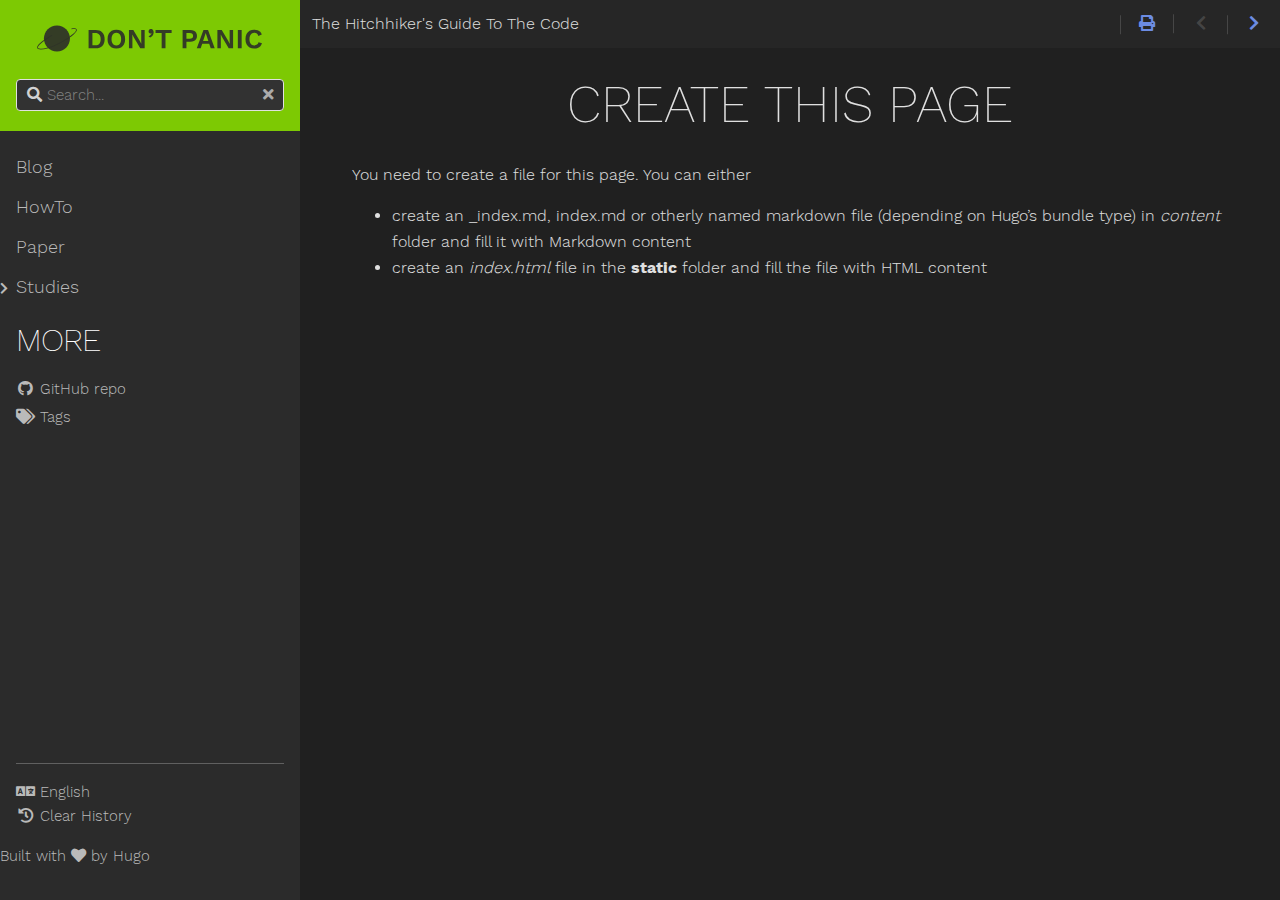
<file: en/index.html>
<!DOCTYPE html>
<html lang="en">
  <head>
    <meta charset="utf-8">
    <meta name="viewport" content="height=device-height, width=device-width, initial-scale=1.0, minimum-scale=1.0">
    <meta name="generator" content="Hugo 0.102.3">
    <meta name="generator" content="Relearn 5.2.3+tip">
    <meta name="description" content="The Hitchhiker&#39;s Guide To The Code">
    <meta name="author" content="YG PARK">
    <title>The Hitchhiker&#39;s Guide To The Code</title>
    <link href="/en/index.xml" rel="alternate" type="application/rss+xml" title="The Hitchhiker&#39;s Guide To The Code">
    <link href="/en/index.print.html" rel="alternate" type="text/html" title="The Hitchhiker&#39;s Guide To The Code">
    <link href="/images/favicon.png?1664466193" rel="icon" type="image/png">
    <!-- https://github.com/filamentgroup/loadCSS/blob/master/README.md#how-to-use -->
    <link href="/css/fontawesome-all.min.css?1664466193" rel="stylesheet" media="print" onload="this.media='all';this.onload=null;"><noscript><link href="/css/fontawesome-all.min.css?1664466193" rel="stylesheet"></noscript>
    <link href="/css/featherlight.min.css?1664466193" rel="stylesheet" media="print" onload="this.media='all';this.onload=null;"><noscript><link href="/css/featherlight.min.css?1664466193" rel="stylesheet"></noscript>
    <link href="/css/auto-complete.css?1664466193" rel="stylesheet" media="print" onload="this.media='all';this.onload=null;"><noscript><link href="/css/auto-complete.css?1664466193" rel="stylesheet"></noscript>
    <link href="/css/perfect-scrollbar.min.css?1664466193" rel="stylesheet">
    <link href="/css/nucleus.css?1664466193" rel="stylesheet">
    <link href="/css/fonts.css?1664466193" rel="stylesheet" media="print" onload="this.media='all';this.onload=null;"><noscript><link href="/css/fonts.css?1664466193" rel="stylesheet"></noscript>
    <link href="/css/theme.css?1664466193" rel="stylesheet">
    <link href="/css/theme-relearn-dark.css?1664466193" rel="stylesheet" id="variant-style">
    <link href="/css/ie.css?1664466193" rel="stylesheet">
    <link href="/css/variant.css?1664466193" rel="stylesheet">
    <link href="/css/print.css?1664466193" rel="stylesheet" media="print">
    <script src="/js/variant.js?1664466193"></script>
    <script>
      // hack to let hugo tell us how to get to the root when using relativeURLs, it needs to be called *url= for it to do its magic:
      // https://github.com/gohugoio/hugo/blob/145b3fcce35fbac25c7033c91c1b7ae6d1179da8/transform/urlreplacers/absurlreplacer.go#L72
      var index_url="/en/index.json";
      var root_url="/";
      var baseUri=root_url.replace(/\/$/, '');
      // translations
      window.T_Copy_to_clipboard = 'Copy to clipboard';
      window.T_Copied_to_clipboard = 'Copied to clipboard!';
      window.T_Copy_link_to_clipboard = 'Copy link to clipboard';
      window.T_Link_copied_to_clipboard = 'Copied link to clipboard!';
      // some further base stuff
      var baseUriFull='https:\/\/the-hitchhikers-guide-to-the-code.github.io/';
      window.variants && variants.init( [ 'relearn-dark' ] );
    </script>
    <script src="/js/jquery.min.js?1664466193" defer></script>
  </head>
  <body class="mobile-support html" data-url="/en/">
    <div id="body" class="default-animation">
      <div id="sidebar-overlay"></div>
      <div id="toc-overlay"></div>
      <nav id="topbar" class="highlightable">
        <div>
          <div class="navigation">
             <a class="nav nav-next" href="/en/blog/" title="Blog (&#129106;)"><i class="fas fa-chevron-right fa-fw"></i></a>
          </div>
          <div class="navigation">
             <span class="nav nav-prev"><i class="fa fa-chevron-left fa-fw"></i></span>
          </div>
          <div id="top-print-link">
            <a class="print-link" title='Print whole chapter (CTRL+ALT+p)' href="/en/index.print.html">
              <i class="fas fa-print fa-fw"></i>
            </a>
          </div>
          <div id="breadcrumbs">
            <span id="sidebar-toggle-span">
              <a href="#" id="sidebar-toggle" title='Menu (CTRL+ALT+m)'><i class="fas fa-bars fa-fw"></i></a>
            </span>
            <ol class="links" itemscope itemtype="http://schema.org/BreadcrumbList">
              <meta itemprop="itemListOrder" content="Descending" />
              <li itemscope itemtype="https://schema.org/ListItem" itemprop="itemListElement"><meta itemprop="position" content="1" /><a itemprop="item" href="/en/" aria-disabled="true"><span itemprop="name">The Hitchhiker&#39;s Guide To The Code</span></a></li>
            </ol>
          </div>
        </div>
      </nav>
      <main id="body-inner" class="highlightable home" tabindex="-1">
        <div class="flex-block-wrapper">
          <div id="head-tags">
          </div>
          <article class="home deprecated">

<h1 id="create-this-page">Create this Page</h1>
<p>You need to create a file for this page. You can either</p>
<ul>
<li>create an _index.md, index.md or otherly named markdown file (depending on Hugo&rsquo;s bundle type) in <em>content</em> folder and fill it with Markdown content</li>
<li>create an <em>index.html</em> file in the <b>static</b> folder and fill the file with HTML content</li>
</ul>

            <footer class="footline">
            </footer>
          </article>
        </div>
      </main>
<script src="https://utteranc.es/client.js"
        repo="The-hitchhikers-guide-to-the-code/the-hitchhikers-guide-to-the-code.github.io"
        issue-term="pathname"
        theme="github-dark"
        crossorigin="anonymous"
        async>
</script>
    </div>
    <aside id="sidebar" class="default-animation showVisitedLinks">
      <div id="header-wrapper" class="default-animation">
        <div id="header" class="default-animation">
<style>
    #logo svg,
    #logo svg * {
        color: #282828;
        color: var(--MENU-SECTIONS-BG-color);
        fill: #282828 !important;
        fill: var(--MENU-SECTIONS-BG-color) !important;
        opacity: .945;
    }
    a#logo {
        color: #282828;
        color: var(--MENU-SECTIONS-BG-color);
        font-family: 'Work Sans', 'Helvetica', 'Tahoma', 'Geneva', 'Arial', sans-serif;
        font-size: 20px;
        font-weight: 300;
        margin-top: -13px;
        max-width: 60%;
        text-transform: uppercase;
        width: 226px;
        white-space: nowrap;
    }
    a#logo:hover {
        color: #282828;
        color: var(--MENU-SECTIONS-BG-color);
    }
    #logo svg {
        margin-bottom: -20px;
        margin-left: -33px;
        width: 140%;
    }
    @media only all and (max-width: 59.938em) {
        a#logo {
            font-size: 20px;
            margin-top: -3px;
        }
        #logo svg {
            margin-bottom: -12px;
            margin-left: -23px;
        }
    }
    @media all and (-ms-high-contrast:none) {
    /* IE11s understanding of positioning is weird at best */
    a#logo {
        margin-top: -58px;
    }
    #logo svg {
        margin-bottom: -62px;
    }
    }
</style>
<a id="logo" href="/en/">
<svg width="614" height="71" viewBox="0 0 614 71" fill="none" xmlns="http://www.w3.org/2000/svg">
	<path d="M159.959 12.3362C167.754 12.3362 173.789 14.4988 178.064 18.8239C182.338 23.0987 184.476 29.2342 184.476 37.2306C184.476 45.1767 182.338 51.3123 178.064 55.6374C173.789 59.9624 167.754 62.125 159.959 62.125H140.722V12.3362H159.959ZM159.431 53.8269C164.158 53.8269 167.704 52.4187 170.067 49.6024C172.481 46.7357 173.688 42.6118 173.688 37.2306C173.688 31.8494 172.481 27.7506 170.067 24.9343C167.704 22.0677 164.158 20.6344 159.431 20.6344H151.132V53.8269H159.431Z" fill="#72F5E8"/>
	<path d="M216.443 11.5819C221.371 11.5819 225.621 12.6128 229.191 14.6748C232.762 16.7368 235.503 19.6788 237.414 23.501C239.376 27.3232 240.356 31.8997 240.356 37.2306C240.356 42.5615 239.376 47.1381 237.414 50.9602C235.503 54.7824 232.762 57.7245 229.191 59.7864C225.621 61.8484 221.371 62.8794 216.443 62.8794C211.514 62.8794 207.239 61.8484 203.618 59.7864C200.047 57.7245 197.281 54.7824 195.32 50.9602C193.409 47.1381 192.453 42.5615 192.453 37.2306C192.453 31.8997 193.409 27.3232 195.32 23.501C197.281 19.6788 200.047 16.7368 203.618 14.6748C207.239 12.6128 211.514 11.5819 216.443 11.5819ZM216.443 20.1063C213.626 20.1063 211.237 20.7601 209.276 22.0677C207.315 23.3753 205.806 25.3115 204.75 27.8764C203.744 30.3909 203.241 33.509 203.241 37.2306C203.241 40.9019 203.744 44.02 204.75 46.5849C205.806 49.1497 207.315 51.086 209.276 52.3936C211.237 53.7011 213.626 54.3549 216.443 54.3549C219.209 54.3549 221.572 53.7011 223.534 52.3936C225.495 51.086 226.979 49.1497 227.984 46.5849C229.041 44.02 229.569 40.9019 229.569 37.2306C229.569 33.509 229.041 30.3909 227.984 27.8764C226.979 25.3115 225.495 23.3753 223.534 22.0677C221.572 20.7601 219.209 20.1063 216.443 20.1063Z" fill="#72F5E8"/>
	<path d="M293.631 12.3362V62.125H281.712L264.286 32.8552L259.986 24.708H259.91L260.212 33.3079V62.125H250.858V12.3362H262.702L280.128 41.5306L284.428 49.7532H284.578L284.277 41.1534V12.3362H293.631Z" fill="#72F5E8"/>
	<path d="M310.926 9.77136C312.535 9.77136 313.868 10.1737 314.924 10.9784C315.98 11.7327 316.785 12.7637 317.338 14.0713C317.891 15.3286 318.168 16.7368 318.168 18.2958C318.168 20.3578 317.74 22.3443 316.885 24.2554C316.081 26.1664 314.949 27.8764 313.49 29.3851C312.032 30.8939 310.372 32.0757 308.512 32.9307L304.061 29.3851C305.419 28.8319 306.651 28.153 307.757 27.3483C308.914 26.5436 309.895 25.6384 310.699 24.6325C311.504 23.6267 312.082 22.5957 312.434 21.5396L312.057 21.3133C311.806 21.4642 311.504 21.615 311.152 21.7659C310.8 21.8665 310.297 21.9168 309.643 21.9168C308.839 21.9168 308.034 21.7156 307.229 21.3133C306.425 20.8607 305.746 20.232 305.192 19.4274C304.639 18.5724 304.363 17.5163 304.363 16.259C304.363 14.9011 304.664 13.7444 305.268 12.7889C305.871 11.8333 306.676 11.1041 307.682 10.6012C308.688 10.048 309.769 9.77136 310.926 9.77136Z" fill="#72F5E8"/>
	<path d="M367.147 12.3362V20.7098H350.475V62.125H340.065V20.7098H323.318V12.3362H367.147Z" fill="#72F5E8"/>
	<path d="M418.062 12.3362C421.884 12.3362 425.153 12.99 427.868 14.2976C430.584 15.5549 432.671 17.3905 434.13 19.8045C435.639 22.1683 436.393 25.0349 436.393 28.4044C436.393 31.774 435.639 34.6657 434.13 37.0797C432.671 39.4434 430.584 41.2791 427.868 42.5867C425.153 43.844 421.884 44.4726 418.062 44.4726H407.576V62.125H397.165V12.3362H418.062ZM416.477 36.2499C419.595 36.2499 421.934 35.5961 423.493 34.2885C425.052 32.9307 425.832 30.9693 425.832 28.4044C425.832 25.7893 425.052 23.8279 423.493 22.5203C421.934 21.2127 419.595 20.5589 416.477 20.5589H407.576V36.2499H416.477Z" fill="#72F5E8"/>
	<path d="M484.666 62.125H473.879L469.73 49.9795H450.644L446.495 62.125H435.858L454.039 12.3362H466.486L484.666 62.125ZM452.983 42.2849H467.391L460.149 20.5589L452.983 42.2849Z" fill="#72F5E8"/>
	<path d="M534.825 12.3362V62.125H522.906L505.48 32.8552L501.18 24.708H501.104L501.406 33.3079V62.125H492.052V12.3362H503.895L521.321 41.5306L525.621 49.7532H525.772L525.47 41.1534V12.3362H534.825Z" fill="#72F5E8"/>
	<path d="M558.23 12.3362V62.125H547.819V12.3362H558.23Z" fill="#72F5E8"/>
	<path d="M613.795 48.3954C612.839 51.614 611.331 54.3046 609.269 56.4672C607.207 58.6297 604.767 60.2391 601.951 61.2952C599.135 62.3513 596.042 62.8794 592.672 62.8794C587.744 62.8794 583.469 61.8484 579.848 59.7864C576.277 57.7245 573.511 54.7824 571.55 50.9602C569.639 47.1381 568.683 42.5615 568.683 37.2306C568.683 31.8997 569.639 27.3232 571.55 23.501C573.511 19.6788 576.277 16.7368 579.848 14.6748C583.469 12.6128 587.693 11.5819 592.521 11.5819C595.941 11.5819 599.034 12.0596 601.8 13.0152C604.566 13.9204 606.905 15.3286 608.816 17.2397C610.777 19.1508 612.211 21.5648 613.116 24.4817L603.686 28.4799C602.831 25.4624 601.524 23.325 599.763 22.0677C598.003 20.7601 595.74 20.1063 592.974 20.1063C590.258 20.1063 587.869 20.7601 585.808 22.0677C583.796 23.3753 582.237 25.3115 581.13 27.8764C580.024 30.3909 579.471 33.509 579.471 37.2306C579.471 40.9019 579.974 44.02 580.979 46.5849C582.036 49.1497 583.57 51.086 585.581 52.3936C587.593 53.7011 590.057 54.3549 592.974 54.3549C595.69 54.3549 598.028 53.6257 599.99 52.1672C602.001 50.7088 603.41 48.4959 604.214 45.5287L613.795 48.3954Z" fill="#72F5E8"/>
	<path d="M89.8595 35.5C89.8595 55.1061 73.9656 71 54.3595 71C34.7534 71 18.8595 55.1061 18.8595 35.5C18.8595 15.8939 34.7534 0 54.3595 0C73.9656 0 89.8595 15.8939 89.8595 35.5Z" fill="#72F5E8"/>
	<path fill-rule="evenodd" clip-rule="evenodd" d="M47.8698 55.767C34.3667 61.498 20.9317 65.453 10.594 65.453C7.23071 65.453 4.6902 65.0574 2.93881 64.2419C1.11616 63.3932 0.0685137 62.0354 0.00320848 60.2545C-0.0567776 58.6187 0.729666 56.8532 1.91742 55.1039C3.12643 53.3232 4.85969 51.4031 6.93917 49.4226C15.2418 41.5151 29.5995 32.1461 40.6447 26.1109L41.7086 28.058C30.7344 34.0544 16.569 43.315 8.46937 51.0292C6.44828 52.9542 4.83851 54.7515 3.75304 56.3502C2.64632 57.9802 2.18683 59.2559 2.22047 60.1732C2.24879 60.9454 2.63431 61.6526 3.87541 62.2305C5.18775 62.8416 7.34153 63.2343 10.594 63.2343C20.4751 63.2343 33.5752 59.4237 47.003 53.7246C60.401 48.0381 74.0025 40.525 84.8473 33.2338C90.2698 29.5881 94.9867 26.009 98.6377 22.753C102.315 19.4733 104.82 16.6009 105.929 14.3776C106.484 13.2658 106.621 12.452 106.522 11.8914C106.436 11.4022 106.143 10.9449 105.381 10.5567C104.575 10.1464 103.297 9.84983 101.412 9.78122C99.5431 9.7132 97.1597 9.87153 94.202 10.3024L93.8822 8.10679C96.9193 7.66438 99.4452 7.48942 101.493 7.56394C103.524 7.63787 105.17 7.95971 106.388 8.57951C107.649 9.22156 108.478 10.2061 108.707 11.5066C108.924 12.7356 108.568 14.059 107.915 15.3682C106.608 17.9868 103.835 21.0906 100.114 24.4089C96.3668 27.751 91.5639 31.3917 86.0853 35.0751C75.128 42.4419 61.4027 50.0233 47.8698 55.767Z" fill="#72F5E8"/>
</svg>
</a>
        </div>
        <div class="searchbox default-animation">
          <label for="search-by"><i class="fas fa-search"></i></label>
          <input data-search-input id="search-by" type="search" placeholder="Search...">
          <span data-search-clear=""><i class="fas fa-times"></i></span>
        </div>
        <script>
          var contentLangs=['en'];
        </script>
        <script src="/js/auto-complete.js?1664466193" defer></script>
        <script src="/js/lunr.min.js?1664466193" defer></script>
        <script src="/js/lunr.stemmer.support.min.js?1664466193" defer></script>
        <script src="/js/lunr.multi.min.js?1664466193" defer></script>
        <script src="/js/lunr.en.min.js?1664466193" defer></script>
        <script src="/js/search.js?1664466193" defer></script>
      </div>
      <div id="content-wrapper" class="highlightable">
        <ul class="topics collapsible-menu">
          <li data-nav-id="/en/blog/" title="Blog" class="dd-item"><a href="/en/blog/">Blog<i class="fas fa-check read-icon"></i></a></li>
          <li data-nav-id="/en/howto/" title="HowTo" class="dd-item"><a href="/en/howto/">HowTo<i class="fas fa-check read-icon"></i></a></li>
          <li data-nav-id="/en/paper/" title="Paper" class="dd-item"><a href="/en/paper/">Paper<i class="fas fa-check read-icon"></i></a></li>
          <li data-nav-id="/en/study/" title="Studies" class="dd-item"><input type="checkbox" id="section-ff6b01cac868b96f87a09066a3a145d3" class="toggle"/><label for="section-ff6b01cac868b96f87a09066a3a145d3" ></label><a href="/en/study/">Studies<i class="fas fa-check read-icon"></i></a><ul>
          <li data-nav-id="/en/study/book/" title="Book" class="dd-item alwaysopen"><input type="checkbox" id="section-56ba715a0950c49d662861536df1a9b2" class="toggle" checked/><label for="section-56ba715a0950c49d662861536df1a9b2" ></label><a href="/en/study/book/">Book<i class="fas fa-check read-icon"></i></a><ul>
          <li data-nav-id="/en/study/book/springbootmsa/" title="스프링 부트를 활용한 마이크로 서비스 개발" class="dd-item"><a href="/en/study/book/springbootmsa/">스프링 부트를 활용한 마이크로 서비스 개발<i class="fas fa-check read-icon"></i></a></li></ul></li>
          <li data-nav-id="/en/study/csknowledge/" title="Computer Science Knowledge" class="dd-item"><a href="/en/study/csknowledge/">Computer Science Knowledge<i class="fas fa-check read-icon"></i></a></li>
          <li data-nav-id="/en/study/csrequired/" title="Computer Science Major Required" class="dd-item alwaysopen"><input type="checkbox" id="section-bee2825f3402d58095222b258c0c914d" class="toggle" checked/><label for="section-bee2825f3402d58095222b258c0c914d" ></label><a href="/en/study/csrequired/">Computer Science Major Required<i class="fas fa-check read-icon"></i></a><ul>
          <li data-nav-id="/en/study/csrequired/algorithm/" title="Algorithm" class="dd-item"><a href="/en/study/csrequired/algorithm/">Algorithm<i class="fas fa-check read-icon"></i></a></li>
          <li data-nav-id="/en/study/csrequired/datastructure/" title="DataStructure" class="dd-item"><a href="/en/study/csrequired/datastructure/">DataStructure<i class="fas fa-check read-icon"></i></a></li>
          <li data-nav-id="/en/study/csrequired/os/" title="Operating System" class="dd-item"><a href="/en/study/csrequired/os/">Operating System<i class="fas fa-check read-icon"></i></a></li>
          <li data-nav-id="/en/study/csrequired/computerstructure/" title="ComputerStructure" class="dd-item"><a href="/en/study/csrequired/computerstructure/">ComputerStructure<i class="fas fa-check read-icon"></i></a></li>
          <li data-nav-id="/en/study/csrequired/pl/" title="Programming Language" class="dd-item"><a href="/en/study/csrequired/pl/">4.2.5 Programming Language<i class="fas fa-check read-icon"></i></a></li></ul></li></ul></li>
        </ul>
        <div id="shortcuts">
          <div class="nav-title">More</div>
          <ul>
            <li><a class="padding" href="https://github.com/orgs/The-hitchhikers-guide-to-the-code/dashboard"><i class='fab fa-fw fa-github'></i> GitHub repo</a></li>
            <li><a class="padding" href="/en/tags/"><i class='fas fa-fw fa-tags'></i> Tags</a></li>
          </ul>
        </div>
        <div class="footermargin footerLangSwitch footerVariantSwitch footerVisitedLinks footerFooter showLangSwitch showVisitedLinks showFooter"></div>
        <hr class="default-animation footerLangSwitch footerVariantSwitch footerVisitedLinks footerFooter showLangSwitch showVisitedLinks showFooter"/>
        <div id="prefooter" class="footerLangSwitch footerVariantSwitch footerVisitedLinks showLangSwitch showVisitedLinks">
          <ul>
            <li id="select-language-container" class="footerLangSwitch showLangSwitch">
              <a class="padding select-container">
                <i class="fas fa-language fa-fw"></i>
                <span>&nbsp;</span>
                <div class="select-style">
                  <select id="select-language" onchange="location = baseUri + this.value;">
                    <option id="kr" value="/">Korean</option>
                    <option id="en" value="/en/" selected>English</option>
                  </select>
                </div>
                <div class="select-clear"></div>
              </a>
            </li>
            <li id="select-variant-container" class="footerVariantSwitch">
              <a class="padding select-container">
                <i class="fas fa-paint-brush fa-fw"></i>
                <span>&nbsp;</span>
                <div class="select-style">
                  <select id="select-variant" onchange="window.variants && variants.changeVariant( this.value );">
                    <option id="relearn-dark" value="relearn-dark" selected>Relearn Dark</option>
                  </select>
                </div>
                <div class="select-clear"></div>
              </a>
              <script>window.variants && variants.markSelectedVariant();</script>
            </li>
            <li class="footerVisitedLinks showVisitedLinks"><a class="padding" onclick="clearHistory();"><i class="fas fa-history fa-fw"></i> Clear History</a></li>
          </ul>
        </div>
        <div id="footer" class="footerFooter showFooter">
	    <p>Built with <a href="https://github.com/McShelby/hugo-theme-relearn"><i class="fas fa-heart"></i></a> by <a href="https://gohugo.io/">Hugo</a></p>
        </div>
      </div>
    </aside>
    <script src="/js/clipboard.min.js?1664466193" defer></script>
    <script src="/js/perfect-scrollbar.min.js?1664466193" defer></script>
    <script src="/js/featherlight.min.js?1664466193" defer></script>
    <script src="/js/theme.js?1664466193" defer></script>
  </body>
</html>
</file>
<file: css/auto-complete.css>
.autocomplete-suggestions {
    text-align: left;
    cursor: default;
    border: 1px solid #ccc;
    border-top: 0;
    background: #fff;
    box-shadow: -1px 1px 3px rgba(0,0,0,.1);

    /* core styles should not be changed */
    position: absolute;
    display: none;
    z-index: 9999;
    max-height: 254px;
    overflow: hidden;
    overflow-y: auto;
    box-sizing: border-box;
}
.autocomplete-suggestion {
    position: relative;
    cursor: pointer;
    padding: 7px;
    line-height: 23px;
    white-space: nowrap;
    overflow: hidden;
    text-overflow: ellipsis;
    color: #333;
}

.autocomplete-suggestion b {
    font-weight: normal;
    color: #1f8dd6;
}

.autocomplete-suggestion.selected {
    background: #333;
    color: #fff;
}

.autocomplete-suggestion:hover {
    background: #444;
    color: #fff;
}

.autocomplete-suggestion > .context {
    font-size: 12px;
    overflow: hidden;
    text-overflow: ellipsis;
}
</file>
<file: css/nucleus.css>
*, *::before, *::after {
  -webkit-box-sizing: border-box;
  -moz-box-sizing: border-box;
  box-sizing: border-box; }

@-webkit-viewport {
  width: device-width; }
@-moz-viewport {
  width: device-width; }
@-ms-viewport {
  width: device-width; }
@-o-viewport {
  width: device-width; }
@viewport {
  width: device-width; }
html {
  font-size: 100%;
  -ms-text-size-adjust: 100%;
  -webkit-text-size-adjust: 100%; }

body {
  margin: 0; }

article,
aside,
details,
figcaption,
figure,
footer,
header,
hgroup,
main,
nav,
section,
summary {
  display: block; }

audio,
canvas,
progress,
video {
  display: inline-block;
  vertical-align: baseline; }

audio:not([controls]) {
  display: none;
  height: 0; }

[hidden],
template {
  display: none; }

a {
  background: transparent;
  text-decoration: none; }

a:active,
a:hover {
  outline: 0; }

abbr[title] {
  border-bottom: 1px dotted; }

b,
strong {
  font-weight: bold; }

dfn {
  font-style: italic; }

mark {
  background: #FFFF27;
  color: #333; }

sub,
sup {
  font-size: 0.8rem;
  line-height: 0;
  position: relative;
  vertical-align: baseline; }

sup {
  top: -0.5em; }

sub {
  bottom: -0.25em; }

img {
  border: 0;
  max-width: 100%; }

svg:not(:root) {
  overflow: hidden; }

figure {
  margin: 1em 40px; }

hr {
  height: 0; }

pre {
  overflow: auto; }

button,
input,
optgroup,
select,
textarea {
  color: inherit;
  font: inherit;
  margin: 0; }

button {
  overflow: visible; }

button,
select {
  text-transform: none; }

button,
html input[type="button"],
input[type="reset"],
input[type="submit"] {
  -webkit-appearance: button;
  cursor: pointer; }

button[disabled],
html input[disabled] {
  cursor: default; }

button::-moz-focus-inner,
input::-moz-focus-inner {
  border: 0;
  padding: 0; }

input {
  line-height: normal; }

input[type="checkbox"],
input[type="radio"] {
  padding: 0; }

input[type="number"]::-webkit-inner-spin-button,
input[type="number"]::-webkit-outer-spin-button {
  height: auto; }

input[type="search"] {
  -webkit-appearance: textfield; }

input[type="search"]::-webkit-search-cancel-button,
input[type="search"]::-webkit-search-decoration {
  -webkit-appearance: none; }

legend {
  border: 0;
  padding: 0; }

textarea {
  overflow: auto; }

optgroup {
  font-weight: bold; }

table {
  border-collapse: collapse;
  border-spacing: 0;
  table-layout: fixed;
  width: 100%; }

tr, td, th {
  vertical-align: middle; }

th, td {
  padding: 0.425rem 0; }

th {
  text-align: left; }

body {
  font-size: 1rem;
  line-height: 1.5; }

h1, h2, h3, .article-subheading, h4, h5, h6 {
  margin: 0.85rem 0 1rem 0;
  text-rendering: optimizeLegibility; }

h1 {
  font-size: 3.25rem; }

h2 {
  font-size: 2.55rem; }

h3, .article-subheading {
  font-size: 2.15rem; }

h4 {
  font-size: 1.8rem; }

h5 {
  font-size: 1.4rem; }

h6 {
  font-size: 0.9rem; }

p {
  margin: 1rem 0; }

ul, ol {
  margin-top: 1rem;
  margin-bottom: 1rem; }
  ul ul, ul ol, ol ul, ol ol {
    margin-top: 0;
    margin-bottom: 0; }

blockquote {
  margin: 1.5rem 0;
  padding-left: 0.85rem; }

cite {
  display: block;
  font-size: 0.925rem; }
  cite:before {
    content: "\2014 \0020"; }

pre {
  margin: 1.5rem 0;
  padding: 0.938rem; }

code {
  vertical-align: bottom; }

small {
  font-size: 0.925rem; }

hr {
  border-left: none;
  border-right: none;
  border-top: none;
  margin: 1.5rem 0; }

fieldset {
  border: 0;
  padding: 0.938rem;
  margin: 0 0 1rem 0; }

input,
label,
select {
  display: block; }

label {
  margin-bottom: 0.425rem; }
  label.required:after {
    content: "*"; }
  label abbr {
    display: none; }

textarea, input[type="email"], input[type="number"], input[type="password"], input[type="search"], input[type="tel"], input[type="text"], input[type="url"], input[type="color"], input[type="date"], input[type="datetime"], input[type="datetime-local"], input[type="month"], input[type="time"], input[type="week"], select[multiple=multiple] {
  -webkit-transition: border-color;
  -moz-transition: border-color;
  transition: border-color;
  border-radius: 0.1875rem;
  margin-bottom: 0.85rem;
  padding: 0.425rem 0.425rem;
  width: 100%; }
  textarea:focus, input[type="email"]:focus, input[type="number"]:focus, input[type="password"]:focus, input[type="search"]:focus, input[type="tel"]:focus, input[type="text"]:focus, input[type="url"]:focus, input[type="color"]:focus, input[type="date"]:focus, input[type="datetime"]:focus, input[type="datetime-local"]:focus, input[type="month"]:focus, input[type="time"]:focus, input[type="week"]:focus, select[multiple=multiple]:focus {
    outline: none; }

textarea {
  resize: vertical; }

input[type="checkbox"], input[type="radio"] {
  display: inline;
  margin-right: 0.425rem; }

input[type="file"] {
  width: 100%; }

select {
  width: auto;
  max-width: 100%;
  margin-bottom: 1rem; }

button,
input[type="submit"] {
  cursor: pointer;
  user-select: none;
  white-space: nowrap;
  border: inherit; }
</file>
<file: css/fonts.css>
@font-face {
    font-family: 'Work Sans';
    font-style: normal;
    font-weight: 200;
    src: url("../fonts/WorkSans-ExtraLight.woff") format("woff2"), url("../fonts/WorkSans-ExtraLight.woff") format("woff");
    font-display: swap;
}

@font-face {
    font-family: 'Work Sans';
    font-style: normal;
    font-weight: 300;
    src: url("../fonts/WorkSans-Light.woff2") format("woff2"), url("../fonts/WorkSans-Light.woff") format("woff");
    font-display: swap;
}

@font-face {
    font-family: 'Work Sans';
    font-style: normal;
    font-weight: 400;
    src: url("../fonts/WorkSans-Regular.woff2") format("woff2"), url("../fonts/WorkSans-Regular.woff") format("woff");
    font-display: swap;
}

@font-face {
    font-family: 'Work Sans';
    font-style: normal;
    font-weight: 500;
    src: url("../fonts/WorkSans-Medium.woff2") format("woff2"), url("../fonts/WorkSans-Medium.woff") format("woff");
    font-display: swap;
}

@font-face {
    font-family: 'Work Sans';
    font-style: normal;
    font-weight: 600;
    src: url("../fonts/WorkSans-Bold.woff2") format("woff2"), url("../fonts/WorkSans-Bold.woff") format("woff");
    font-display: swap;
}
</file>
<file: css/theme.css>
@charset "UTF-8";

@import "tags.css";
@import "tabs.css";

html {
    width: 100%;
    height: 100%;
}

body {
    display: flex;
    flex-direction: row-reverse; /* IE11 to allow body to have initial focus for PS and better SEO and a11y */
    font-size: 16.25px;
    font-weight: 300;
    height: 100%;
    justify-content: flex-end;
    line-height: 1.574;
    /* overflow: hidden; PSC removed for #242 #243 #244; to avoid browser scrollbar to flicker before we create our own */
    width: 100%;
}

body:not(.print) #body-inner.narrow h1 {
    font-size: 3.5rem;
}
@media only screen and (min-width: 48em) and (max-width: 59.938em) {
    body:not(.print) #body-inner.narrow h1 {
        font-size: 2.8rem;
    }
}
@media only screen and (max-width: 47.938em) {
    body:not(.print) #body-inner.narrow h1 {
        font-size: 2.5rem;
    }
}

pre {
    position: relative;
}

b,
strong,
label,
th {
    font-weight: 600;
}

.default-animation{
    transition: all 0.35s ease;
}

#sidebar {
    display: flex;
    flex-basis: auto;
    flex-direction: column;
    flex-grow: 0;
    flex-shrink: 0;
    font-size: 15.25px;
    height: 100%;
    left: 0;
    line-height: 1.574;
    min-height: 100%;
    min-width: 300px;
    max-width: 300px;
    position: fixed;
    width: 300px;
    z-index: 80;
}

#header-wrapper {
    border-bottom-style: solid;
    border-bottom-width: 4px;
    text-align: center;
    padding: 1rem;
    position: relative;
}
#header a {
    display: inline-block;
}

.searchbox {
    border-radius: 4px;
    border-style: solid;
    border-width: 1px;
    position: relative;
    margin-top: 1rem;
}

.searchbox label {
    color: rgba( 255, 255, 255, .8 );
    position: absolute;
    left: 10px;
    top: 3px;
}

.searchbox span {
    color: rgba( 255, 255, 255, .6 );
    position: absolute;
    right: 10px;
    top: 3px;
    cursor: pointer;
}

.searchbox span:hover {
    color: rgba( 255, 255, 255, .9 );
}

.searchbox input {
    display: inline-block;
    width: 100%;
    height: 30px;
    background: transparent;
    border: 0;
    padding: 0 25px 0 30px;
    margin: 0;
    font-weight: 300;
}

.searchbox input:-ms-input-placeholder {
    color: rgba( 255, 255, 255, .4 );
}

.searchbox input::placeholder {
    color: rgba( 255, 255, 255, .4 );
}

#content-wrapper {
    display: flex;
    flex-direction: column;
    flex: 1; /* fill rest of vertical space */
    overflow: hidden;
    position: relative; /* PS */
    z-index: 100;
}

#sidebar a.padding {
    padding: 0 1rem;
}

#sidebar ul.topics {
    margin: 0 1rem;
}

#sidebar ul.topics ul {
    display: none;
}

#sidebar ul.topics li {
    position: relative;
}

#sidebar ul.topics > li > ul > li:last-child {
    padding-bottom: 1rem;
}

#sidebar ul.topics ul ul {
    padding-bottom: 0;
}

#sidebar ul.topics li.parent > ul,
#sidebar ul.topics li.active > ul,
#sidebar ul.topics li.alwaysopen > ul {
    display: block;
}

#sidebar ul.topics input.toggle,
#sidebar ul.topics label {
    display: none;
}

#sidebar ul.topics > li > label,
#sidebar ul.topics > li > a {
    font-size: 1.1rem;
    line-height: 2rem;
}

#sidebar ul.topics > li > a b {
    font-weight: 400;
    opacity: 0.5;
}

#sidebar ul.topics > li > a .fa {
    margin-top: 9px;
}

#sidebar ul.topics > li {
    margin-left: -1rem;
    margin-right: -1rem;
    padding-left: 1rem;
    padding-right: 1rem;
}

#sidebar ul.topics li > a {
    margin-left: -1rem;
    margin-right: -1rem;
    padding-left: 1rem;
    padding-right: 1rem;
}

#sidebar ul {
    list-style: none;
    padding: 0;
    margin: 0;
}

#sidebar ul li {
    padding: 0;
}

#sidebar ul li.visited + span {
    margin-right: 16px;
}

#sidebar ul li a {
    display: block;
    padding: 2px 0;
}

#sidebar ul li a span {
    display: block;
    overflow: hidden;
    text-overflow: ellipsis;
    white-space: nowrap;
}

#sidebar ul li > a {
    padding: 4px 0;
}

#sidebar ul li li {
    padding-left: 1rem;
}

#sidebar ul.topics > li > a .read-icon {
    margin-top: 9px;
}

#sidebar #shortcuts li {
    list-style: none;
    padding: 2px 0;
}

#sidebar ul li .read-icon {
    display: none;
    float: right;
    font-size: 13px;
    margin: 4px 0 0 0;
    min-width: 16px;
    text-align: right;
}

#sidebar ul li.visited > a .read-icon {
    display: inline;
}

#sidebar .nav-title {
    font-size: 2rem;
    font-weight: 200;
    letter-spacing: -1px;
    line-height: 110% !important;
    margin: 1rem 0 1rem 0;
    padding-left: 1rem;
    text-rendering: optimizeLegibility;
    text-transform: uppercase;
}

#sidebar .footermargin {
    margin-top: auto;
}

#sidebar hr {
    border-bottom-style: solid;
    border-bottom-width: 1px;
    margin: 1.5rem 1rem 1rem 1rem;
}

#body {
    display: flex;
    flex-basis: 100%;
    flex-direction: column;
    flex-grow: 1;
    flex-shrink: 0;
    height: 100%;
    margin-left: 300px;
    min-height: 100%;
    min-width: calc( 100% - 300px);
    max-width: calc( 100% - 300px);
    overflow-wrap: break-word; /* avoid x-scrolling of body if it is to large to fit */
    position: relative; /* PS */
    width: calc( 100% - 300px);
    z-index: 70;
}

#body img,
#body .video-container {
    display: block;
    margin: 1.5rem auto;
    text-align: center;
}

#body img.border,
#body .video-container.border {
    border: 2px solid #e6e6e6;
    padding: 2px;
}

#body img.shadow,
#body .video-container.shadow {
    box-shadow: 0 10px 30px rgba( 200, 200, 200, .666 );
}

#body img.inline {
    display: inline !important;
    margin: 0 !important;
    vertical-align: bottom;
}

#body-inner {
    display: flex;
    flex: auto;
    flex-direction: column;
    overflow-y: auto;
    padding: 0 3.25rem 4rem 3.25rem;
    position: relative; /* PS */
}
@media screen and (max-width: 59.938em) {
    #body-inner {
        padding: 0 2rem 15px 2rem;
    }
}
@media screen and (max-width: 47.938em) {
    #body-inner {
        padding: 0 1.25rem 5px 1.25rem;
    }
}

#body-inner:focus-visible{
    /* remove focus indicator for programatically set focus */
    outline: none;
}

#body h1 + hr {
    margin-bottom: 2rem;
    margin-top: -1rem;
}

/* we limit width if we have large screens */
@media screen and ( min-width: 1300px ){ /* #sidebar/width + ./max-width */
    #body .flex-block-wrapper {
        margin-left: auto;
        margin-right: auto;
        min-width: calc( 1300px - 300px - 2 * 3.25rem );
        width: calc( 1300px - 300px - 2 * 3.25rem );
        max-width: calc( 1300px - 300px - 2 * 3.25rem );
    }
    body:not(.print) #body .narrow .flex-block-wrapper {
        min-width: calc( 1300px - 300px - 2 * 9.75rem );
        width: calc( 1300px - 300px - 2 * 9.75rem );
        max-width: calc( 1300px - 300px - 2 * 9.75rem );
    }
}

body:not(.print) #body-inner.narrow {
    padding: 2rem 9.75rem;
}
@media screen and (max-width: 59.938em) {
    body:not(.print) #body-inner.narrow {
        padding: 15px 6.5rem;
    }
}
@media screen and (max-width: 47.938em) {
    body:not(.print) #body-inner.narrow {
        padding: 5px 3.25rem;
    }
}

#body-inner div.article-subheading,
#body-inner .chapter.deprecated h3:first-of-type {
    font-weight: 200;
    margin-top: 0;
    text-align: center;
}

body:not(.print) #body-inner.narrow h1 {
    border-bottom: 4px solid rgba( 134, 134, 134, .125 );
}

body:not(.print) #body-inner.narrow p {
    font-size: 1.2rem;
    text-align: justify;
}

h1 {
    font-weight: 200;
    text-align: center;
    text-transform: uppercase;
}

h2, h3, .article-subheading, h4, h5, h6 {
    letter-spacing: -1px;
    text-rendering: optimizeLegibility;
}

blockquote {
    border-left: 10px solid rgba( 134, 134, 134, .4 );
}

blockquote p {
    font-size: 105%;
    font-style: italic;
    opacity: .75;
    text-align: justify;
}

blockquote cite {
    display: block;
    font-weight: bold;
    opacity: .5;
    padding-top: .5em;
    text-align: right;
}

/* colored boxes */

div.box {
    --VARIABLE-BOX-color: var(--INTERNAL-BOX-NEUTRAL-color);
    --VARIABLE-BOX-CAPTION-color: var(--INTERNAL-BOX-CAPTION-color);
    --VARIABLE-BOX-BG-color: var(--INTERNAL-BOX-BG-color);
    --VARIABLE-BOX-TEXT-color: var(--INTERNAL-BOX-NEUTRAL-TEXT-color);
    -webkit-print-color-adjust: exact;
    color-adjust: exact;
    margin: 1.5rem 0;
}

div.box > .box-label {
    font-weight: 500;
    padding: .2rem .6rem;
}

div.box > .box-content {
    padding-bottom: .1rem;
    padding-left: 1rem;
    padding-right: 1rem;
}

#body div.box > .box-content > :first-child {
    margin-top: 0;
    padding-top: 1rem;
}

#body div.box > .box-content > :last-child {
    margin-bottom: 1rem;
}

/* attachments shortcode */

div.attachments .box-content {
    display: block;
    margin: 0;
    padding-left: 1.75rem;
}

/* Children shortcode */

.children p {
    font-size: small;
    margin-bottom:  0px;
    margin-top: 0px;
    padding-bottom: 0px;
    padding-top: 0px;
}

.children-li p {
    font-size: small;
    font-style: italic;
}

.children-h2 p,
.children-h3 p {
    font-size: small;
    margin-bottom:  0px;
    margin-top: 0px;
    padding-bottom: 0px;
    padding-top: 0px;
}

#body-inner .children h2,
#body-inner .children h3,
#body-inner .children h4,
#body-inner .children h5,
#body-inner .children h6 {
    margin-bottom: 0;
    margin-top: 1rem;
}
#body-inner ul.children-h2,
#body-inner ul.children-h3,
#body-inner ul.children-h4,
#body-inner ul.children-h5,
#body-inner ul.children-h6 {
    /* if we display children with style=h2 but without a containerstyle
    a ul will be used for structuring; we remove default indention for uls
    in this case */
    padding-inline-start: 0;
}

code,
kbd,
pre,
samp {
    font-size: 92%;
    vertical-align: baseline;
}

code {
    border-radius: 2px;
    border-style: solid;
    border-width: 1px;
    -webkit-print-color-adjust: economy;
    color-adjust: economy;
    padding-left: 2px;
    padding-right: 2px;
    white-space: nowrap;
}

span.copy-to-clipboard {
    display: inline-block;
}

code.copy-to-clipboard-code {
    border-bottom-right-radius: 0;
    border-top-right-radius: 0;
    border-right-width: 0;
}

pre {
    border-radius: 2px;
    border-style: solid;
    border-width: 1px;
    -webkit-print-color-adjust: economy;
    color-adjust: economy;
    line-height: 1.15;
    padding: 1rem;
}

pre code {
    background-color: inherit;
    color: inherit;
    -webkit-print-color-adjust: economy;
    color-adjust: economy;
    border: 0;
    font-size: 15px;
    margin: 0;
    padding: 0;
    white-space: inherit;
}

hr {
    border-bottom: 4px solid rgba( 134, 134, 134, .125 );
}

#body-inner pre {
    white-space: pre-wrap;
}

#body-inner h1,
#body-inner h2,
#body-inner h3,
#body-inner h4,
#body-inner h5,
#body-inner h6,
#body-inner .article-subheading {
    /* big titles cause a horizontal scrollbar - fixing this by wrapping text */
    overflow-wrap: break-word;
    overflow-x: hidden;
}

table {
    border: 1px solid rgba( 134, 134, 134, .333 );
    margin-bottom: 1rem;
    margin-top: 1rem;
    table-layout: auto;
}

th,
thead td {
    background-color: rgba( 134, 134, 134, .166 );
    border: 1px solid rgba( 134, 134, 134, .333 );
    -webkit-print-color-adjust: exact;
    color-adjust: exact;
    padding: 0.5rem;
}

td {
    border: 1px solid rgba( 134, 134, 134, .333 );
    padding: 0.5rem;
}

.tooltipped {
    position: relative;
}

.tooltipped:after {
    background: rgba(0, 0, 0, 1);
    border: 1px solid #777;
    border-radius: 3px;
    color: #fff;
    content: attr(aria-label);
    display: none;
    font: normal normal 11px/1.5 "Work Sans", "Helvetica", "Tahoma", "Geneva", "Arial", sans-serif;
    -webkit-font-smoothing: subpixel-antialiased;
    letter-spacing: normal;
    padding: 5px 8px;
    pointer-events: none;
    position: absolute;
    text-align: center;
    text-decoration: none;
    text-shadow: none;
    text-transform: none;
    white-space: pre;
    word-wrap: break-word;
    z-index: 140;
}

.tooltipped:before {
    border: 5px solid transparent;
    color: rgba(0, 0, 0, 1);
    content: "";
    display: none;
    height: 0;
    pointer-events: none;
    position: absolute;
    width: 0;
    z-index: 150;
}

.tooltipped:hover:before,
.tooltipped:hover:after,
.tooltipped:active:before,
.tooltipped:active:after,
.tooltipped:focus:before,
.tooltipped:focus:after {
    display: inline-block;
    text-decoration: none;
}

.tooltipped-s:after,
.tooltipped-se:after,
.tooltipped-sw:after {
    margin-top: 5px;
    right: 50%;
    top: 100%;
}

.tooltipped-s:before,
.tooltipped-se:before,
.tooltipped-sw:before {
    border-bottom-color: rgba(0, 0, 0, 0.8);
    bottom: -5px;
    margin-right: -5px;
    right: 50%;
    top: auto;
}

.tooltipped-se:after {
    left: 50%;
    margin-left: -15px;
    right: auto;
}

.tooltipped-sw:after {
    margin-right: -15px;
}

.tooltipped-n:after,
.tooltipped-ne:after,
.tooltipped-nw:after {
    bottom: 100%;
    margin-bottom: 5px;
    right: 50%;
}

.tooltipped-n:before,
.tooltipped-ne:before,
.tooltipped-nw:before {
    border-top-color: rgba(0, 0, 0, 0.8);
    bottom: auto;
    margin-right: -5px;
    right: 50%;
    top: -5px;
}

.tooltipped-ne:after {
    left: 50%;
    margin-left: -15px;
    right: auto;
}

.tooltipped-nw:after {
    margin-right: -15px;
}

.tooltipped-s:after,
.tooltipped-n:after {
    transform: translateX(50%);
}

.tooltipped-w:after {
    bottom: 50%;
    margin-right: 5px;
    right: 100%;
    transform: translateY(50%);
}

.tooltipped-w:before {
    border-left-color: rgba(0, 0, 0, 0.8);
    bottom: 50%;
    left: -5px;
    margin-top: -5px;
    top: 50%;
}

.tooltipped-e:after {
    bottom: 50%;
    left: 100%;
    margin-left: 5px;
    transform: translateY(50%);
}

.tooltipped-e:before {
    border-right-color: rgba(0, 0, 0, 0.8);
    bottom: 50%;
    margin-top: -5px;
    right: -5px;
    top: 50%;
}

#sidebar .highlightable {
    padding: 1rem 0 1rem;
    position: relative;
}

.lightbox-active #body {
    overflow: visible;
}

.featherlight img {
    margin: 0 !important;
}

#topbar {
    min-height: 3rem;
    position: relative;
    z-index: 170;
}

#topbar > div {
    background-color: rgba( 134, 134, 134, .066 );
    height: 100%;
}

.navigation,
#top-print-link,
#top-github-link {
    display: block;
    float: right;
}

.nav,
.print-link,
.github-link {
    border-left: thin solid rgba( 134, 134, 134, .333 );
    padding-left: 1rem;
    padding-right: 1rem;
}
span.nav i{
    color: rgba( 134, 134, 134, .333 );
}

.navigation,
#top-print-link,
#top-github-link {
    position: relative;
    top: 50%;
    transform: translateY(-50%);
}

#toc-menu{
    cursor: pointer;
}
#toc-menu,
#sidebar-toggle-span {
    border-right: thin solid rgba( 134, 134, 134, .333 );
    padding-left: 1rem;
    padding-right: 1rem;
}

#body #breadcrumbs {
    display: inline-block;
    float: left;
    height: auto;
    line-height: 1.4;
    margin-bottom: 0;
    overflow: hidden;
    position: relative;
    text-overflow: ellipsis;
    top: 50%;
    transform: translateY(-50%);
    white-space: nowrap;
    width: calc(100% - 5*3.25rem);
}
@media screen and (max-width: 47.938em) {
    #body #breadcrumbs {
        text-overflow: unset;
    }
}

#sidebar-toggle-span {
    display: none;
}
.progress {
    left: 1rem;
    top: 1rem;
}
@media screen and (max-width: 47.938em) {
    .mobile-support #sidebar-toggle-span {
        display: inline;
    }
    .progress {
        left: 4.25rem;
    }
}

#body #breadcrumbs .links {
    display: inline;
    padding: 0 .75rem;
}
@media screen and (max-width: 47.938em) {
    #body #breadcrumbs .links {
        /* we just hide the breadcrumbs instead of display: none;
        this makes sure that the breadcrumbs are still usable for
        accessability */
        visibility: hidden;
    }
}

#body #breadcrumbs .links * {
    display: inline-block;
    padding: 0;
}

#body #breadcrumbs .links meta {
    display: none;
}

#body #breadcrumbs .links li:last-of-type {
    cursor: text;
}

#body a[aria-disabled="true"] {
    pointer-events: none;
    text-decoration: none;
}

@media screen and (max-width: 59.938em) {
    #sidebar {
        min-width: 230px;
        max-width: 230px;
        width: 230px;
    }
    #body {
        margin-left: 230px;
        min-width: calc( 100% - 230px);
        max-width: calc( 100% - 230px);
        width: calc( 100% - 230px);
    }
}
@media screen and (max-width: 47.938em) {
    /* we don't support sidebar flyout in mobile */
    .mobile-support #sidebar {
        left: -230px;
    }
    .mobile-support #navshow{
        display: inline;
    }
    .mobile-support #body {
        margin-left: 0;
        min-width: 100%;
        max-width: 100%;
        width: 100%;
    }
    .mobile-support.sidebar-flyout {
        overflow: hidden;
    }
    .mobile-support.sidebar-flyout #sidebar {
        left: 0;
        z-index: 90;
    }
    .mobile-support.sidebar-flyout #body {
        margin-left: 230px;
        overflow: hidden;
    }
    .mobile-support.sidebar-flyout #sidebar-overlay{
        background-color: rgba(134, 134, 134, 0.5);
        bottom: 0;
        cursor: pointer;
        left: 0;
        position: absolute;
        right: 0;
        top: 0;
        z-index: 190;
    }
}

.copy-to-clipboard-button {
    border-radius: 0 2px 2px 0;
    border-style: solid;
    border-width: 1px;
    cursor: pointer;
    font-size: 92%;
    padding-left: 22px;
}

.copy-to-clipboard-button > i {
    font-size: 92%;
    font-weight: 500;
    margin-left: -22px;
}

.copy-to-clipboard-code + .copy-to-clipboard-button > i {
    padding-left: 5px;
    padding-right: 5px;
}

pre .copy-to-clipboard-button {
    background-color: rgba( 160, 160, 160, .2 );
    border-radius: 2px;
    border-style: solid;
    border-width: 1px;
    padding: 5px 3px 5px 25px;
    position: absolute;
    right: 4px;
    top: 4px;
}

.disableInlineCopyToClipboard :not(pre) > code.copy-to-clipboard-code + span.copy-to-clipboard-button {
    display: none;
}

.disableInlineCopyToClipboard :not(pre) > code.copy-to-clipboard-code {
    border-bottom-right-radius: 2px;
    border-top-right-radius: 2px;
    border-right-width: 1px;
}

#homelinks {
    border-bottom-style: solid;
    border-bottom-width: 4px;
    padding: 7px 0;
}

option {
    color: initial;
}

.expand{
    margin-bottom: 1rem;
    margin-top: 1rem;
}

.expand-label {
    cursor: pointer;
}

.expand-label > .fas {
    font-size: .8rem;
    width: .6rem;
}

/* expander collapsed, default */
.expand > .expand-label > .fa-chevron-down {
    display: none;
}
.expand > .expand-label > .fa-chevron-right {
    display: inline-block;
}

/* expander expanded, controlled by expand.html */
.expand.expand-expanded > .expand-label > .fa-chevron-down {
    display: inline-block;
}
.expand.expand-expanded > .expand-label > .fa-chevron-right {
    display: none;
}

/* expander expand collapsed marked, must override logic of expand.html, controlled by theme.js */
.expand:not(.expand-expanded).expand-marked > .expand-label > .fa-chevron-down {
    display: inline-block;
}
.expand:not(.expand-expanded).expand-marked > .expand-label > .fa-chevron-right {
    display: none;
}
.expand:not(.expand-expanded).expand-marked > .expand-content {
    /* this will disable jquery's animation */
    display: block !important;
}

#body footer.footline{
    margin-top: 2rem;
}

.footline i{
    margin-left: .5rem;
}
.footline i:first-child{
    margin-left: 0;
}

.mermaid {
    margin-bottom: 1.7rem;
    margin-top: 1.7rem;
}

.mermaid > svg {
    border: 1px solid transparent;
    cursor: pointer;
    /* remove inline height from generated diagram */
    height: initial !important;
}

.mermaid > svg:hover {
    border-color: rgba( 134, 134, 134, .333 );
}

.mermaid-code {
    display: none;
}

.include.hide-first-heading h1:first-of-type,
.include.hide-first-heading h2:first-of-type,
.include.hide-first-heading h3:first-of-type,
.include.hide-first-heading h4:first-of-type,
.include.hide-first-heading h5:first-of-type,
.include.hide-first-heading h6:first-of-type {
    display: none;
}

.include.hide-first-heading h1 + h2:first-of-type,
.include.hide-first-heading h1 + h3:first-of-type,
.include.hide-first-heading h2 + h3:first-of-type,
.include.hide-first-heading h1 + h4:first-of-type,
.include.hide-first-heading h2 + h4:first-of-type,
.include.hide-first-heading h3 + h4:first-of-type,
.include.hide-first-heading h1 + h5:first-of-type,
.include.hide-first-heading h2 + h5:first-of-type,
.include.hide-first-heading h3 + h5:first-of-type,
.include.hide-first-heading h4 + h5:first-of-type,
.include.hide-first-heading h1 + h6:first-of-type,
.include.hide-first-heading h2 + h6:first-of-type,
.include.hide-first-heading h3 + h6:first-of-type,
.include.hide-first-heading h4 + h6:first-of-type,
.include.hide-first-heading h5 + h6:first-of-type {
    display: block;
}

#body a.highlight,
#body a.highlight:hover,
#body a.highlight:focus {
    outline-style: none;
    text-decoration: none;
}

#body a.highlight {
    display: inline-block;
    line-height: 1.1;
}

#body a.highlight:after {
    content: "";
    display: block;
    height: 1px;
    width: 0%;
    transition: width 0.5s ease;
}

#body a.highlight:hover:after,
#body a.highlight:focus:after {
    width: 100%;
}

#body #topbar .navigation a.highlight:after,
#body #sidebar-toggle-span a.highlight:after,
#body #top-print-link a.highlight:after,
#body #top-github-link a.highlight:after {
    background-color: transparent;
}

/* Table of contents */

.toc-flyout #toc-overlay{
    bottom: 0;
    cursor: pointer;
    left: 0;
    position: absolute;
    right: 0;
    top: 0;
    z-index: 160;
}

.progress {
    border: 0px solid rgba( 134, 134, 134, .166 );
    box-shadow: 1px 2px 5px 1px rgba( 134, 134, 134, .2 );
    height: 0;
    opacity: 0;
    overflow: hidden;
    position: absolute;
    width: 0;
    z-index: 180;
}

.toc-flyout .progress {
    border-width: 1px;
    height: auto;
    opacity: 1;
    width: auto;
}

.progress .wrapper {
    background-color: rgba( 134, 134, 134, .066 );
}

.progress ul {
    list-style: none;
    margin: 0;
    padding: 0 15px;
}

#TableOfContents {
    font-size: 13px !important;
    max-height: 90vh;
    overflow: hidden;
    padding: 15px 5px !important;
    position: relative; /* PS */
}

#TableOfContents > ul > li > a {
    font-weight: 500;
}

.btn {
    --VARIABLE-BOX-color: var(--INTERNAL-BOX-NEUTRAL-color);
    --VARIABLE-BOX-CAPTION-color: var(--INTERNAL-BOX-CAPTION-color);
    --VARIABLE-BOX-BG-color: var(--INTERNAL-BOX-BG-color);
    --VARIABLE-BOX-TEXT-color: var(--INTERNAL-BOX-NEUTRAL-TEXT-color);
    border-radius: 4px;
    -webkit-print-color-adjust: exact;
    color-adjust: exact;
    cursor: pointer;
    display: inline-block;
    font-size: .9rem;
    font-weight: 500;
    line-height: 1.42857143;
    margin-bottom: 0;
    touch-action: manipulation;
    -ms-user-select: none;
    -webkit-user-select: none;
    user-select: none;
}

.btn a {
    border-radius: 4px;
    border-style: solid;
    border-width: 1px;
    padding: 6px 12px;
    text-align: center;
    touch-action: manipulation;
    -ms-user-select: none;
    -webkit-user-select: none;
    user-select: none;
    white-space: nowrap;
    background-color: transparent;
}

#body #body-inner .btn a.highlight:after {
    background-color: transparent;
}

.btn a:focus {
    outline: none;
}

.btn a:hover,
.btn a:focus {
    text-decoration: none;
}

/* anchors */
.anchor {
    cursor: pointer;
    font-size: .5em;
    margin-left: .66em;
    margin-top: .9em;
    position: absolute;
    visibility: hidden;
}

h2:hover .anchor,
h3:hover .anchor,
h4:hover .anchor,
h5:hover .anchor,
h6:hover .anchor {
    visibility: visible;
}

/* Redfines headers style */

h1 a,
h2 a,
h3 a,
h4 a,
h5 a,
h6 a {
    font-weight: inherit;
}

#body h2 {
    font-size: 2.2rem;
    font-weight: 500;
    margin-top: 2rem;
}

#body h3, #body .article-subheading {
    font-size: 1.8rem;
    font-weight: 500;
    margin-top: 2rem;
}

#body h4 {
    font-size: 1.85rem;
    font-weight: 300;
    margin-top: 2rem;
}

#body h5 {
    font-size: 1.6rem;
    font-weight: 300;
    margin-top: 2rem;
}

#body h6 {
    font-size: 1.3rem;
    font-weight: 300;
    margin-top: 2rem;
}

#body h1 + h2,
#body h1 + h3,
#body h1 + h4,
#body h1 + h5,
#body h1 + h6,
#body h2 + h3,
#body h2 + h4,
#body h2 + h5,
#body h2 + h6,
#body h3 + h4,
#body h3 + h5,
#body h3 + h6,
#body h4 + h5,
#body h4 + h6,
#body h5 + h6 {
    margin-top: 1rem;
}

rapi-doc {
    /* adjust rapi-doc internals to fill out available space */
    margin-left: calc( -8px - 24px );
    width: calc( 100% + 8px + 24px + 8px );
}

.select-container i {
    padding-top: .25em;
}

.select-container i,
.select-container span {
    display: block;
    float: left;
}

.select-style {
    border: 0;
    border-radius: 0px;
    height: 1.574em;
    overflow: hidden;
}

.select-style select {
    -webkit-appearance: none;
    appearance: none;
    border: none;
    box-shadow: none;
    background-color: transparent;
    background-image: none;
    width: 100%;
}

.select-style select:focus {
    outline: none;
}

.select-style select::-ms-expand {
    display: none;
}

.select-style :hover {
    cursor: pointer;
}

.select-style option {
    color: #000000;
    padding: 0;
    margin: 0;
}

.select-clear {
    clear: both;
}

.footerLangSwitch,
.footerVariantSwitch,
.footerVisitedLinks,
.footerFooter {
    display: none;
}

.showLangSwitch,
.showVariantSwitch,
.showVisitedLinks,
.showFooter {
    display: initial;
}

.footerVisitedLinks a {
	cursor: pointer;
}

@media screen and (max-width: 47.938em) {
    #breadcrumbs .links {
        display: none;
    }
}

/* clears the 'X' from Chrome's search input */
input[type="search"]::-webkit-search-decoration,
input[type="search"]::-webkit-search-cancel-button,
input[type="search"]::-webkit-search-results-button,
input[type="search"]::-webkit-search-results-decoration { display: none; }

#sidebar ul.collapsible-menu input.toggle {
	cursor: pointer;
    display: block;
	left: -1rem;
	opacity: 0;
    overflow: hidden;
	position: absolute;
	top: 0;
}

#sidebar ul.collapsible-menu label {
    cursor: pointer;
    display: inline;
    height: 1rem;
    left: 0;
    margin-top: .2em;
	position: absolute;
    width: 1rem;
}

#sidebar .collapsible-menu input.toggle + label:after {
    content: "\f054";
    font-family: "Font Awesome 5 Free";
    font-size: .8rem;
    font-weight: 900;
}

#sidebar .collapsible-menu input.toggle:checked + label:after {
    content: "\f078";
    font-family: "Font Awesome 5 Free";
    font-size: .8rem;
    font-weight: 900;
}

#sidebar .collapsible-menu input.toggle + label + a + ul {
    display: none;
}

#sidebar .collapsible-menu input.toggle:checked + label + a + ul {
	display: inline;
}

.math.align-center > mjx-container{
    text-align: center !important;
}

.math.align-left > mjx-container{
    text-align: left !important;
}

.math.align-right > mjx-container{
    text-align: right !important;
}

.scrollbar-measure {
    /* https://davidwalsh.name/detect-scrollbar-width */
	height: 100px;
	overflow: scroll;
	position: absolute;
	width: 100px;
	top: -9999px;
}
</file>
<file: css/theme-relearn-dark.css>
/* here in this showcase we use our own modified chroma syntax highlightning style;
   if you want to use a predefined style instead:
   - remove `markup.highlight.noClasses` from your config.toml
   - set `markup.highlight.style` to a predefined style name in your config.toml
   - remove the following `@import` of the self-defined chroma stylesheet */
@import "chroma-relearn-dark.css";

:root {
    --PRIMARY-color: #7dc903; /* brand primary color */
    --SECONDARY-color: #6c8ce3; /* brand secondary color */

    --MAIN-TEXT-color: #e0e0e0; /* text color of content and h1 titles */
    --MAIN-LINK-HOVER-color: #93b0ff; /* hoverd link color of content */
    --MAIN-BG-color: #202020; /* background color of content */
    --MAIN-TITLES-TEXT-color: #ffffff; /* text color of h2-h6 titles and transparent box titles */

    /* adjusted to relearn-dark chroma style */
    --CODE-BLOCK-color: #f8f8f8; /* fallback text color of block code; should be adjusted to your selected chroma style */
    --CODE-BLOCK-BG-color: #2b2b2b; /* fallback background color of block code; should be adjusted to your selected chroma style */

    --CODE-INLINE-color: #82e550; /* text color of inline code */
    --CODE-INLINE-BG-color: #2d2d2d; /* background color of inline code */
    --CODE-INLINE-BORDER-color: #464646; /* border color of inline code */

    --MERMAID-theme: dark; /* name of the default Mermaid theme for this variant, can be overridden in config.toml */
    --SWAGGER-theme: dark; /* name of the default Swagger theme for this variant, can be overridden in config.toml */

    --MENU-HOME-LINK-color: #323232; /* home button color if configured */
    --MENU-HOME-LINK-HOVER-color: #5e5e5e; /* hoverd home button color if configured */

    --MENU-SEARCH-color: #e0e0e0; /* text and icon color of search box */
    --MENU-SEARCH-BG-color: #323232; /* background color of search box */
    --MENU-SEARCH-BORDER-color: #e0e0e0; /* border color of search box */

    --MENU-SECTIONS-BG-color: #2b2b2b; /* background of the menu; this is NOT just a color value but can be a complete CSS background definition including gradients, etc. */
    --MENU-SECTIONS-LINK-color: #bababa; /* link color of menu topics */
    --MENU-SECTIONS-LINK-HOVER-color: #ffffff; /* hoverd link color of menu topics */
    --MENU-SECTIONS-ACTIVE-BG-color: #323232; /* background color of the active menu section */
    --MENU-SECTION-ACTIVE-CATEGORY-color: #82e550; /* text color of the displayed menu topic */
    --MENU-SECTION-HR-color: #606060; /* separator color of menu footer */

    --MENU-VISITED-color: #486ac9; /* icon color of visited menu topics if configured */

    --BOX-CAPTION-color: rgba( 240, 240, 240, 1 ); /* text color of colored box titles */
    --BOX-BG-color: rgba( 20, 20, 20, 1 ); /* background color of colored boxes */
    --BOX-TEXT-color: #e0e0e0; /* text color of colored box content */
}
</file>
<file: css/ie.css>
@media all and (-ms-high-contrast:none) {
	/* set default colors as in variant.css for IE11 */
	body {
		background-color: #ffffff; /* var(--MAIN-BG-color) */
		color: #101010; /* var(--MAIN-TEXT-color) */
		font-family: "Work Sans", "Helvetica", "Tahoma", "Geneva", "Arial", sans-serif; /* var(--MAIN-font) */
	}

	a,
	.anchor,
	#toc-menu,
	#body a.highlight:after {
		color: #486ac9; /* var(--MAIN-LINK-color) */
	}

	a:hover,
	.anchor:hover,
	#toc-menu:hover,
	#body a.highlight:hover:after {
		color: #202891; /* var(--MAIN-LINK-HOVER-color) */
	}

	#sidebar {
		background: #282828; /* var(--MENU-SECTIONS-BG-color) */
	}

	#header-wrapper {
		/* initially use section background to avoid flickering on load when a
		non default variant is active */
		background-color: rgba( 0, 0, 0, 0 ); /* var(--MENU-SECTIONS-BG-color) */
		border-bottom-color: rgba( 0, 0, 0, 0 );  /* var(--MENU-SECTIONS-BG-color) */
		color: #e0e0e0; /* var(--MENU-SEARCH-color) */
	}

	.searchbox {
		border-color: #e0e0e0; /* var(--MENU-SEARCH-BORDER-color) */
		background-color: #323232; /* var(--MENU-SEARCH-BG-color) */
	}

	#sidebar .collapsible-menu label:after,
	#sidebar a {
		color: #bababa; /* var(--MENU-SECTIONS-LINK-color) */
	}

	#sidebar select:hover,
	#sidebar .collapsible-menu label:hover:after,
	#sidebar a:hover {
		color: #ffffff; /* var(--MENU-SECTIONS-LINK-HOVER-color) */
	}

	#sidebar ul.topics > li.parent,
	#sidebar ul.topics > li.active {
		background-color: rgba( 0, 0, 0, .166 ); /* var(--MENU-SECTIONS-ACTIVE-BG-color) */
	}

	#sidebar ul.topics li.active > label:after,
	#sidebar ul.topics li.active > a {
		background-color: #ffffff; /* var(--MENU-SECTION-ACTIVE-CATEGORY-BG-color) */
		color: #444444; /* var(--MENU-SECTION-ACTIVE-CATEGORY-color) */
	}

	#sidebar ul li.visited > a .read-icon {
		color: #486ac9; /* var(--MENU-VISITED-color) */
	}

	#sidebar .nav-title {
		color: #ffffff; /* var(--MENU-SECTIONS-LINK-HOVER-color) */
	}

	#sidebar hr {
		border-color: #606060; /* var(--MENU-SECTION-HR-color) */
	}

	#footer {
		color: #bababa; /* var(--MENU-SECTIONS-LINK-color) */
	}

	h1 {
		color: #101010; /* var(--MAIN-TEXT-color) */
		font-family: "Work Sans", "Helvetica", "Tahoma", "Geneva", "Arial", sans-serif; /* var(--MAIN-font) */
	}

	h2, h3, .article-subheading, h4, h5, h6 {
		color: #4a4a4a; /* var(--MAIN-TITLES-TEXT-color) */
		font-family: "Work Sans", "Helvetica", "Tahoma", "Geneva", "Arial", sans-serif; /* var(--MAIN-TITLES-TEXT-font) */
	}

	div.box {
		background-color: rgba( 128, 128, 128, 1 ); /* var(--INTERNAL-BOX-NEUTRAL-color) */
	}

	div.box > .box-label {
		color: rgba( 255, 255, 255, 1 ); /* var(--BOX-CAPTION-color) */
	}

	div.box > .box-content {
		background-color: rgba( 255, 255, 255, .833 ); /* var(--BOX-BG-color) */
		color: rgba( 16, 16, 16, 1 ); /* var(--BOX-TEXT-color) */
	}

	div.box.info {
		background-color: rgba( 48, 117, 229, 1 ); /* var(--INTERNAL-BOX-INFO-color) */
	}

	div.box.info > .box-content {
		color: rgba( 16, 16, 16, 1 ); /* var(--INTERNAL-BOX-INFO-TEXT-color) */
	}

	div.box.warning {
		background-color: rgba( 224, 62, 62, 1 ); /* var(--INTERNAL-BOX-WARNING-color) */
	}

	div.box.warning > .box-content {
		color: rgba( 16, 16, 16, 1 ); /* var(--INTERNAL-BOX-WARNING-TEXT-color) */
	}

	div.box.note {
		background-color: rgba( 237, 153, 9, 1 ); /* var(--INTERNAL-BOX-NOTE-color) */
	}

	div.box.note > .box-content {
		color: rgba( 16, 16, 16, 1 ); /* var(--INTERNAL-BOX-NOTE-TEXT-color) */
	}

	div.box.tip {
		background-color: rgba( 42, 178, 24, 1 ); /* var(--INTERNAL-BOX-TIP-color) */
	}

	div.box.tip > .box-content {
		color: rgba( 16, 16, 16, 1 ); /* var(--INTERNAL-BOX-TIP-TEXT-color) */
	}

	div.box.primary {
		background-color: #7dc903; /* var(--INTERNAL-PRIMARY-color) */
	}

	div.box.primary > .box-content {
		color: #101010; /* var(--INTERNAL-MAIN-TEXT-color) */
	}

	div.box.secondary {
		background-color: #486ac9; /* var(--INTERNAL-SECONDARY-color) */
	}

	div.box.secondary > .box-content {
		color: #101010; /* var(--INTERNAL-MAIN-TEXT-color) */
	}

	div.box.blue {
		background-color: rgba( 48, 117, 229, 1 ); /* var(--INTERNAL-BOX-BLUE-color) */
	}

	div.box.blue > .box-content {
		color: rgba( 16, 16, 16, 1 ); /* var(--INTERNAL-BOX-BLUE-TEXT-color) */
	}

	div.box.green {
		background-color: rgba( 42, 178, 24, 1 ); /* var(--INTERNAL-BOX-GREEN-color) */
	}

	div.box.green > .box-content {
		color: rgba( 16, 16, 16, 1 ); /* var(--INTERNAL-BOX-GREEN-TEXT-color) */
	}

	div.box.grey {
		background-color: rgba( 128, 128, 128, 1 ); /* var(--INTERNAL-BOX-GREY-color) */
	}

	div.box.grey > .box-content {
		color: rgba( 16, 16, 16, 1 ); /* var(--INTERNAL-BOX-GREY-TEXT-color) */
	}

	div.box.orange {
		background-color: rgba( 237, 153, 9, 1 ); /* var(--INTERNAL-BOX-ORANGE-color) */
	}

	div.box.orange > .box-content {
		color: rgba( 16, 16, 16, 1 ); /* var(--INTERNAL-BOX-ORANGE-TEXT-color) */
	}

	div.box.red {
		background-color: rgba( 224, 62, 62, 1 ); /* var(--INTERNAL-BOX-RED-color) */
	}

	div.box.red > .box-content {
		color: rgba( 16, 16, 16, 1 ); /* var(--INTERNAL-BOX-RED-TEXT-color) */
	}

	div.box.transparent {
		background-color: transparent;
	}

	div.box.transparent > .box-label {
		color: #4a4a4a; /* var(--MAIN-TITLES-TEXT-color) */
	}

	div.box.transparent > .box-content {
		background-color: transparent;
		color: #101010; /* var(--MAIN-TEXT-color) */
	}

	code,
	kbd,
	pre,
	samp {
		font-family: "Consolas", menlo, monospace; /* var(--CODE-font) */
	}

	code {
		background-color: #fffae9; /* var(--CODE-INLINE-BG-color) */
		border-color: #f8e8c8; /* var(--CODE-INLINE-BORDER-color) */
		color: #5e5e5e; /* var(--CODE-INLINE-color) */
	}

	pre {
		background-color: #f8f8f8; /* var(--CODE-BLOCK-BG-color) */
		border-color: #d8d8d8; /* var(--CODE-BLOCK-BORDER-color) */
		color: #000000; /* var(--CODE-BLOCK-color) */
	}

	div.featherlight .featherlight-content{
		background-color: #ffffff /* var(--INTERNAL-MAIN-BG-color); */
	}

	#topbar {
		background-color: #ffffff; /* var(--MAIN-BG-color) */
	}

	#body a[aria-disabled="true"] {
		color: #101010; /* var(--MAIN-TEXT-color) - inherit is not processed correctly in Chrome */
	}

	.copy-to-clipboard-button {
		background-color: #fffae9; /* var(--CODE-INLINE-BG-color) */
		border-color: #f8e8c8; /* var(--CODE-INLINE-BORDER-color) */
		color: #5e5e5e; /* var(--CODE-INLINE-color) */
		font-family: "Consolas", menlo, monospace; /* var(--CODE-font) */
	}

	.copy-to-clipboard-button:hover {
		background-color: #5e5e5e; /* var(--CODE-INLINE-color) */
		color: #fffae9; /* var(--CODE-INLINE-BG-color) */
	}

	pre .copy-to-clipboard-button {
		border-color: #d8d8d8; /* var(--CODE-BLOCK-BORDER-color) */
		color: #486ac9; /* var(--MAIN-LINK-color) */
	}

	pre .copy-to-clipboard-button:hover {
		background-color: #486ac9; /* var(--MAIN-LINK-color) */
		border-color: #486ac9; /* var(--MAIN-LINK-color) */
		color: #f8f8f8; /* var(--CODE-BLOCK-BG-color) */
	}

	#homelinks {
		background-color: #7dc903; /* var(--MENU-HEADER-BORDER-color) */
		border-color: #7dc903; /* var(--MENU-HEADER-BORDER-color) */
	}

	#homelinks a {
		color: #323232 /* var(--MENU-HOME-LINK-color) */
	}

	#homelinks a:hover {
		color: #808080 /* var(--MENU-HOME-LINK-HOVER-color) */;
	}

	#body a.highlight:after {
		background-color: #486ac9; /* var(--MAIN-LINK-color) */
	}

	#body a.highlight:hover:after {
		background-color: #202891; /* var(--MAIN-LINK-HOVER-color) */
	}

	.progress {
		background-color: #ffffff; /* var(--MAIN-BG-color) */
	}

	.btn {
		background-color: rgba( 128, 128, 128, 1 ); /* var(--BOX-NEUTRAL-color) */
	}

	.btn a {
		border-color: rgba( 128, 128, 128, 1 ); /* var(--BOX-NEUTRAL-color) */
		color: rgba( 255, 255, 255, 1 ); /* var(--BOX-CAPTION-color) */
	}

	.btn a:hover,
	.btn a:focus,
	.btn a:active {
		background-color: rgba( 255, 255, 255, .833 ); /* var(--BOX-BG-color) */
		color: rgba( 16, 16, 16, 1 ); /* var(--BOX-NEUTRAL-TEXT-color) */
	}

	.btn.cstyle.info {
		background-color: rgba( 48, 117, 229, 1 ); /* var(--BOX-INFO-color) */
	}

	.btn.cstyle.info a {
		border-color: rgba( 48, 117, 229, 1 ); /* var(--BOX-INFO-color) */
	}

	.btn.cstyle.note {
		background-color: rgba( 237, 153, 9, 1 ); /* var(--BOX-NOTE-color) */
	}

	.btn.cstyle.note a {
		border-color: rgba( 237, 153, 9, 1 ); /* var(--BOX-NOTE-color) */
	}

	.btn.cstyle.tip {
		background-color: rgba( 42, 178, 24, 1 ); /* var(--BOX-TIP-color) */
	}

	.btn.cstyle.tip a {
		border-color: rgba( 42, 178, 24, 1 ); /* var(--BOX-TIP-color) */
	}

	.btn.cstyle.warning {
		background-color: rgba( 224, 62, 62, 1 ); /* var(--BOX-WARNING-color) */
	}

	.btn.cstyle.warning a {
		border-color: rgba( 224, 62, 62, 1 ); /* var(--BOX-WARNING-color) */
	}

	.btn.cstyle.primary {
		background-color: #7dc903; /* var(--PRIMARY-color) */
	}

	.btn.cstyle.primary a {
		border-color: #7dc903; /* var(--PRIMARY-color) */
	}

	.btn.cstyle.secondary {
		background-color: #486ac9; /* var(--SECONDARY-color) */
	}

	.btn.cstyle.secondary a {
		border-color: #486ac9; /* var(--SECONDARY-color) */
	}

	.btn.cstyle.blue {
		background-color: rgba( 48, 117, 229, 1 ); /* var(--BOX-BLUE-color) */
	}

	.btn.cstyle.blue a {
		border-color: rgba( 48, 117, 229, 1 ); /* var(--BOX-BLUE-color) */
	}

	.btn.cstyle.green {
		background-color: rgba( 42, 178, 24, 1 ); /* var(--BOX-GREEN-color) */
	}

	.btn.cstyle.green a {
		border-color: rgba( 42, 178, 24, 1 ); /* var(--BOX-GREEN-color) */
	}

	.btn.cstyle.grey {
		background-color: rgba( 128, 128, 128, 1 ); /* var(--BOX-GREY-color) */
	}

	.btn.cstyle.grey a {
		border-color: rgba( 128, 128, 128, 1 ); /* var(--BOX-GREY-color) */
	}

	.btn.cstyle.orange {
		background-color: rgba( 237, 153, 9, 1 ); /* var(--BOX-ORANGE-color) */
	}

	.btn.cstyle.orange a {
		border-color: rgba( 237, 153, 9, 1 ); /* var(--BOX-ORANGE-color) */
	}

	.btn.cstyle.red {
		background-color: rgba( 224, 62, 62, 1 ); /* var(--BOX-RED-color) */
	}

	.btn.cstyle.red a {
		border-color: rgba( 224, 62, 62, 1 ); /* var(--BOX-RED-color) */
	}

	.btn.cstyle.transparent {
		background-color: transparent;
		color: #101010; /* var(--MAIN-TEXT-color) */
	}

	.btn.cstyle.transparent:hover,
	.btn.cstyle.transparent:focus,
	.btn.cstyle.transparent:active {
		background-color: rgba( 128, 128, 128, 1 ); /* var(--BOX-NEUTRAL-color) */
	}

	.btn.cstyle.transparent a {
		color: #4a4a4a; /* var(--MAIN-TITLES-TEXT-color) */
	}

	#body .tags a.tag-link {
		background-color: #7dc903; /* var(--TAG-BG-color) */
		color: #ffffff; /* var(--MAIN-BG-color) */
	}

	#body .tags a.tag-link:before {
		border-right-color: #7dc903; /* var(--TAG-BG-color) */
	}

	#body .tags a.tag-link:after {
		background: #ffffff; /* var(--MAIN-BG-color) */
	}

	#body .tab-nav-button.active {
		background-color: #ffffff !important; /* var(--MAIN-BG-color) */
		border-bottom-color: #ffffff !important; /* var(--MAIN-BG-color) */
	}
}

@media all and (-ms-high-contrast:none) {
	/* set further styles to fix broken stuff in IE11 */

	/* turn off animiation in IE because this causes the menu
    to move in from the left on every page load */
    .default-animation{
        transition: none;
    }

    /* our silly dinosaur browser wants to have the real colors */
    #header-wrapper {
        background-color: #7dc903; /* var(--MENU-HEADER-BG-color) */
        border-bottom-color: #7dc903; /* var(--MENU-HEADER-BORDER-color) */
    }

    /* clears the 'X' from Internet Explorer's search input */
    input[type=search]::-ms-clear {  display: none; width : 0; height: 0; }
    input[type=search]::-ms-reveal {  display: none; width : 0; height: 0; }

    /* turn off variant selector as it uses modern stuff; don't change
    order with block below */
    .showVariantSwitch{
        display: getamodernbrowser;
    }
    /* dumb IE11 doesn't understand initial, so we force a fallback here */
    .showLangSwitch,
    .showVisitedLinks,
    .showFooter {
        display: block;
    }
}
</file>
<file: css/variant.css>
:root {
    /* initially use section background to avoid flickering on load when a non default variant is active;
    this is only possible because every color variant defines this variable, otherwise we would have been lost */
    --INTERNAL-PRIMARY-color: var(--PRIMARY-color, var(--MENU-HEADER-BG-color, rgba( 0, 0, 0, 0 ))); /* not --INTERNAL-MENU-HEADER-BG-color */
    --INTERNAL-SECONDARY-color: var(--SECONDARY-color, var(--MAIN-LINK-color, #486ac9)); /* not --INTERNAL-MAIN-LINK-color */

    --INTERNAL-MAIN-TEXT-color: var(--MAIN-TEXT-color, #101010);
    --INTERNAL-MAIN-TITLES-TEXT-color: var(--MAIN-TITLES-TEXT-color, #4a4a4a);
    --INTERNAL-MAIN-LINK-color: var(--MAIN-LINK-color, var(--SECONDARY-color, #486ac9)); /* not --INTERNAL-SECONDARY-color */
    --INTERNAL-MAIN-LINK-HOVER-color: var(--MAIN-LINK-HOVER-color, var(--INTERNAL-MAIN-LINK-color));
    --INTERNAL-MAIN-BG-color: var(--MAIN-BG-color, #ffffff);

    --INTERNAL-MAIN-TITLES-H1-color: var(--MAIN-TITLES-H1-color, var(--INTERNAL-MAIN-TEXT-color));
    --INTERNAL-MAIN-TITLES-H2-color: var(--MAIN-TITLES-H2-color, var(--INTERNAL-MAIN-TITLES-TEXT-color));
    --INTERNAL-MAIN-TITLES-H3-color: var(--MAIN-TITLES-H3-color, var(--INTERNAL-MAIN-TITLES-H2-color));
    --INTERNAL-MAIN-TITLES-H4-color: var(--MAIN-TITLES-H4-color, var(--INTERNAL-MAIN-TITLES-H3-color));
    --INTERNAL-MAIN-TITLES-H5-color: var(--MAIN-TITLES-H5-color, var(--INTERNAL-MAIN-TITLES-H4-color));
    --INTERNAL-MAIN-TITLES-H6-color: var(--MAIN-TITLES-H6-color, var(--INTERNAL-MAIN-TITLES-H5-color));

    --INTERNAL-MAIN-font: var(--MAIN-font, "Work Sans", "Helvetica", "Tahoma", "Geneva", "Arial", sans-serif);
    --INTERNAL-MAIN-TITLES-TEXT-font: var(--MAIN-TITLES-TEXT-font, var(--INTERNAL-MAIN-font));

    --INTERNAL-MAIN-TITLES-H1-font: var(--MAIN-TITLES-H1-font, var(--INTERNAL-MAIN-font));
    --INTERNAL-MAIN-TITLES-H2-font: var(--MAIN-TITLES-H2-font, var(--INTERNAL-MAIN-TITLES-TEXT-font));
    --INTERNAL-MAIN-TITLES-H3-font: var(--MAIN-TITLES-H3-font, var(--INTERNAL-MAIN-TITLES-H2-font));
    --INTERNAL-MAIN-TITLES-H4-font: var(--MAIN-TITLES-H4-font, var(--INTERNAL-MAIN-TITLES-H3-font));
    --INTERNAL-MAIN-TITLES-H5-font: var(--MAIN-TITLES-H5-font, var(--INTERNAL-MAIN-TITLES-H4-font));
    --INTERNAL-MAIN-TITLES-H6-font: var(--MAIN-TITLES-H6-font, var(--INTERNAL-MAIN-TITLES-H5-font));

    --INTERNAL-CODE-BLOCK-color: var(--CODE-BLOCK-color, var(--MAIN-CODE-color, #000000));
    --INTERNAL-CODE-BLOCK-BG-color: var(--CODE-BLOCK-BG-color, var(--MAIN-CODE-BG-color, #f8f8f8));
    --INTERNAL-CODE-BLOCK-BORDER-color: var(--CODE-BLOCK-BORDER-color, var(--MAIN-CODE-BG-color, var(--INTERNAL-CODE-BLOCK-BG-color)));

    --INTERNAL-CODE-INLINE-color: var(--CODE-INLINE-color, #5e5e5e);
    --INTERNAL-CODE-INLINE-BG-color: var(--CODE-INLINE-BG-color, #fffae9);
    --INTERNAL-CODE-INLINE-BORDER-color: var(--CODE-INLINE-BORDER-color, #fbf0cb);

    --INTERNAL-CODE-font: var(--CODE-font, "Consolas", menlo, monospace);

    --INTERNAL-MERMAID-theme: var(--CONFIG-MERMAID-theme, var(--MERMAID-theme, var(--INTERNAL-PRINT-MERMAID-theme)));
    --INTERNAL-SWAGGER-theme: var(--CONFIG-SWAGGER-theme, var(--SWAGGER-theme, var(--INTERNAL-PRINT-SWAGGER-theme)));

    --INTERNAL-TAG-BG-color: var(--TAG-BG-color, var(--INTERNAL-PRIMARY-color));

    --INTERNAL-MENU-HEADER-BG-color: var(--MENU-HEADER-BG-color, var(--PRIMARY-color, rgba( 0, 0, 0, 0 ))); /* not --INTERNAL-PRIMARY-color */
    --INTERNAL-MENU-HEADER-BORDER-color: var(--MENU-HEADER-BORDER-color, var(--INTERNAL-MENU-HEADER-BG-color));

    --INTERNAL-MENU-HOME-LINK-color: var(--MENU-HOME-LINK-color, #323232);
    --INTERNAL-MENU-HOME-LINK-HOVER-color: var(--MENU-HOME-LINK-HOVER-color, var(--MENU-HOME-LINK-HOVERED-color, #808080));

    --INTERNAL-MENU-SEARCH-color: var(--MENU-SEARCH-color, var(--MENU-SEARCH-BOX-ICONS-color, #e0e0e0));
    --INTERNAL-MENU-SEARCH-BG-color: var(--MENU-SEARCH-BG-color, #323232);
    --INTERNAL-MENU-SEARCH-BORDER-color: var(--MENU-SEARCH-BORDER-color, var(--MENU-SEARCH-BOX-color, var(--INTERNAL-MENU-SEARCH-BG-color)));

    --INTERNAL-MENU-SECTIONS-ACTIVE-BG-color: var(--MENU-SECTIONS-ACTIVE-BG-color, rgba( 0, 0, 0, .166 ));
    --INTERNAL-MENU-SECTIONS-BG-color: var(--MENU-SECTIONS-BG-color, #282828);
    --INTERNAL-MENU-SECTIONS-LINK-color: var(--MENU-SECTIONS-LINK-color, #bababa);
    --INTERNAL-MENU-SECTIONS-LINK-HOVER-color: var(--MENU-SECTIONS-LINK-HOVER-color, var(--INTERNAL-MENU-SECTIONS-LINK-color));
    --INTERNAL-MENU-SECTION-ACTIVE-CATEGORY-color: var(--MENU-SECTION-ACTIVE-CATEGORY-color, #444444);
    --INTERNAL-MENU-SECTION-ACTIVE-CATEGORY-BG-color: var(--MENU-SECTION-ACTIVE-CATEGORY-BG-color, var(--INTERNAL-MAIN-BG-color));

    --INTERNAL-MENU-VISITED-color: var(--MENU-VISITED-color, var(--INTERNAL-SECONDARY-color));
    --INTERNAL-MENU-SECTION-HR-color: var(--MENU-SECTION-HR-color, #606060);

    --INTERNAL-BOX-CAPTION-color: var(--BOX-CAPTION-color, rgba( 255, 255, 255, 1 ));
    --INTERNAL-BOX-BG-color: var(--BOX-BG-color, rgba( 255, 255, 255, .833 ));
    --INTERNAL-BOX-TEXT-color: var(--BOX-TEXT-color, rgba( 16, 16, 16, 1 ));

    --INTERNAL-BOX-BLUE-color: var(--BOX-BLUE-color, rgba( 48, 117, 229, 1 ));
    --INTERNAL-BOX-GREEN-color: var(--BOX-GREEN-color, rgba( 42, 178, 24, 1 ));
    --INTERNAL-BOX-GREY-color: var(--BOX-GREY-color, rgba( 128, 128, 128, 1 ));
    --INTERNAL-BOX-ORANGE-color: var(--BOX-ORANGE-color, rgba( 237, 153, 9, 1 ));
    --INTERNAL-BOX-RED-color: var(--BOX-RED-color, rgba( 224, 62, 62, 1 ));

    --INTERNAL-BOX-INFO-color: var(--BOX-INFO-color, var(--INTERNAL-BOX-BLUE-color));
    --INTERNAL-BOX-NEUTRAL-color: var(--BOX-NEUTRAL-color, var(--INTERNAL-BOX-GREY-color));
    --INTERNAL-BOX-NOTE-color: var(--BOX-NOTE-color, var(--INTERNAL-BOX-ORANGE-color));
    --INTERNAL-BOX-TIP-color: var(--BOX-TIP-color, var(--INTERNAL-BOX-GREEN-color));
    --INTERNAL-BOX-WARNING-color: var(--BOX-WARNING-color, var(--INTERNAL-BOX-RED-color));

    --INTERNAL-BOX-BLUE-TEXT-color: var(--BOX-BLUE-TEXT-color, var(--INTERNAL-BOX-TEXT-color));
    --INTERNAL-BOX-GREEN-TEXT-color: var(--BOX-GREEN-TEXT-color, var(--INTERNAL-BOX-TEXT-color));
    --INTERNAL-BOX-GREY-TEXT-color: var(--BOX-GREY-TEXT-color, var(--INTERNAL-BOX-TEXT-color));
    --INTERNAL-BOX-ORANGE-TEXT-color: var(--BOX-ORANGE-TEXT-color, var(--INTERNAL-BOX-TEXT-color));
    --INTERNAL-BOX-RED-TEXT-color: var(--BOX-RED-TEXT-color, var(--INTERNAL-BOX-TEXT-color));

    --INTERNAL-BOX-INFO-TEXT-color: var(--BOX-INFO-TEXT-color, var(--INTERNAL-BOX-BLUE-TEXT-color));
    --INTERNAL-BOX-NEUTRAL-TEXT-color: var(--BOX-NEUTRAL-TEXT-color, var(--INTERNAL-BOX-GREY-TEXT-color));
    --INTERNAL-BOX-NOTE-TEXT-color: var(--BOX-NOTE-TEXT-color, var(--INTERNAL-BOX-ORANGE-TEXT-color));
    --INTERNAL-BOX-TIP-TEXT-color: var(--BOX-TIP-TEXT-color, var(--INTERNAL-BOX-GREEN-TEXT-color));
    --INTERNAL-BOX-WARNING-TEXT-color: var(--BOX-WARNING-TEXT-color, var(--INTERNAL-BOX-RED-TEXT-color));

    /* print style, values taken from relearn-light as it is used as a default print style */
    --INTERNAL-PRINT-MERMAID-theme: var(--PRINT-MERMAID-theme, default);
    --INTERNAL-PRINT-MAIN-BG-color: var(--PRINT-MAIN-BG-color, #ffffff);
    --INTERNAL-PRINT-CODE-font: var(--PRINT-CODE-font, "Consolas", menlo, monospace);
    --INTERNAL-PRINT-TAG-BG-color: var(--PRINT-TAG-BG-color, #7dc903);
    --INTERNAL-PRINT-MAIN-font: var(--PRINT-MAIN-font, "Work Sans", "Helvetica", "Tahoma", "Geneva", "Arial", sans-serif);
    --INTERNAL-PRINT-MAIN-TEXT-color: var(--PRINT-MAIN-TEXT-color, #101010);
    --INTERNAL-PRINT-SWAGGER-theme: var(--PRINT-SWAGGER-theme, light);
}

body {
    background-color: var(--INTERNAL-MAIN-BG-color);
    color: var(--INTERNAL-MAIN-TEXT-color);
    font-family: var(--INTERNAL-MAIN-font);
}

a,
.anchor,
#toc-menu,
#body a.highlight:after {
    color: var(--INTERNAL-MAIN-LINK-color);
}

a:hover,
.anchor:hover,
#toc-menu:hover,
#body a.highlight:hover:after {
    color: var(--INTERNAL-MAIN-LINK-HOVER-color);
}

#sidebar {
    background: var(--INTERNAL-MENU-SECTIONS-BG-color);
}

#header-wrapper {
    background-color: var(--INTERNAL-MENU-HEADER-BG-color);
    border-color: var(--INTERNAL-MENU-HEADER-BORDER-color);
    color: var(--INTERNAL-MENU-SEARCH-color);
}

.searchbox {
    border-color: var(--INTERNAL-MENU-SEARCH-BORDER-color);
    background-color: var(--INTERNAL-MENU-SEARCH-BG-color);
}

#sidebar .collapsible-menu label:after,
#sidebar a {
    color: var(--INTERNAL-MENU-SECTIONS-LINK-color);
}

#sidebar select:hover,
#sidebar .collapsible-menu label:hover:after,
#sidebar a:hover {
    color: var(--INTERNAL-MENU-SECTIONS-LINK-HOVER-color);
}

#sidebar ul.topics > li.parent,
#sidebar ul.topics > li.active {
    background-color: var(--INTERNAL-MENU-SECTIONS-ACTIVE-BG-color);
}

#sidebar ul.topics li.active > label:after,
#sidebar ul.topics li.active > a {
    background-color: var(--INTERNAL-MENU-SECTION-ACTIVE-CATEGORY-BG-color);
    color: var(--INTERNAL-MENU-SECTION-ACTIVE-CATEGORY-color);
}

#sidebar ul li.visited > a .read-icon {
    color: var(--INTERNAL-MENU-VISITED-color);
}

#sidebar .nav-title {
    color: var(--INTERNAL-MENU-SECTIONS-LINK-HOVER-color);
}

#sidebar hr {
    border-color: var(--INTERNAL-MENU-SECTION-HR-color);
}

#footer {
    color: var(--INTERNAL-MENU-SECTIONS-LINK-color);
}

h1 {
    color: var(--INTERNAL-MAIN-TITLES-H1-color);
    font-family: var(--INTERNAL-MAIN-TITLES-H1-font);
}

h2 {
    color: var(--INTERNAL-MAIN-TITLES-H2-color);
    font-family: var(--INTERNAL-MAIN-TITLES-H2-font);
}

h3, .article-subheading {
    color: var(--INTERNAL-MAIN-TITLES-H3-color);
    font-family: var(--INTERNAL-MAIN-TITLES-H3-font);
}

h4 {
    color: var(--INTERNAL-MAIN-TITLES-H4-color);
    font-family: var(--INTERNAL-MAIN-TITLES-H4-font);
}

h5 {
    color: var(--INTERNAL-MAIN-TITLES-H5-color);
    font-family: var(--INTERNAL-MAIN-TITLES-H5-font);
}

h6 {
    color: var(--INTERNAL-MAIN-TITLES-H6-color);
    font-family: var(--INTERNAL-MAIN-TITLES-H6-font);
}

div.box {
    background-color: var(--VARIABLE-BOX-color);
}

div.box > .box-label {
    color: var(--VARIABLE-BOX-CAPTION-color);
}

div.box > .box-content {
    background-color: var(--VARIABLE-BOX-BG-color);
    color: var(--VARIABLE-BOX-TEXT-color);
}

.cstyle.info {
    --VARIABLE-BOX-color: var(--INTERNAL-BOX-INFO-color);
    --VARIABLE-BOX-TEXT-color: var(--INTERNAL-BOX-INFO-TEXT-color);
}

.cstyle.warning {
    --VARIABLE-BOX-color: var(--INTERNAL-BOX-WARNING-color);
    --VARIABLE-BOX-TEXT-color: var(--INTERNAL-BOX-WARNING-TEXT-color);
}

.cstyle.note {
    --VARIABLE-BOX-color: var(--INTERNAL-BOX-NOTE-color);
    --VARIABLE-BOX-TEXT-color: var(--INTERNAL-BOX-NOTE-TEXT-color);
}

.cstyle.tip {
    --VARIABLE-BOX-color: var(--INTERNAL-BOX-TIP-color);
    --VARIABLE-BOX-TEXT-color: var(--INTERNAL-BOX-TIP-TEXT-color);
}

.cstyle.primary {
    --VARIABLE-BOX-color: var(--INTERNAL-PRIMARY-color);
    --VARIABLE-BOX-TEXT-color: var(--INTERNAL-MAIN-TEXT-color);
}

.cstyle.secondary {
    --VARIABLE-BOX-color: var(--INTERNAL-SECONDARY-color);
    --VARIABLE-BOX-TEXT-color: var(--INTERNAL-MAIN-TEXT-color);
}

.cstyle.blue {
    --VARIABLE-BOX-color: var(--INTERNAL-BOX-BLUE-color);
    --VARIABLE-BOX-TEXT-color: var(--INTERNAL-BOX-BLUE-TEXT-color);
}

.cstyle.green {
    --VARIABLE-BOX-color: var(--INTERNAL-BOX-GREEN-color);
    --VARIABLE-BOX-TEXT-color: var(--INTERNAL-BOX-GREEN-TEXT-color);
}

.cstyle.grey {
    --VARIABLE-BOX-color: var(--INTERNAL-BOX-GREY-color);
    --VARIABLE-BOX-TEXT-color: var(--INTERNAL-BOX-GREY-TEXT-color);
}

.cstyle.orange {
    --VARIABLE-BOX-color: var(--INTERNAL-BOX-ORANGE-color);
    --VARIABLE-BOX-TEXT-color: var(--INTERNAL-BOX-ORANGE-TEXT-color);
}

.cstyle.red {
    --VARIABLE-BOX-color: var(--INTERNAL-BOX-RED-color);
    --VARIABLE-BOX-TEXT-color: var(--INTERNAL-BOX-RED-TEXT-color);
}

.cstyle.transparent {
    --VARIABLE-BOX-color: transparent;
    --VARIABLE-BOX-CAPTION-color: var(--INTERNAL-MAIN-TITLES-TEXT-color);
    --VARIABLE-BOX-BG-color: transparent;
    --VARIABLE-BOX-TEXT-color: var(--INTERNAL-MAIN-TEXT-color);
}

code,
kbd,
pre,
samp {
    font-family: var(--INTERNAL-CODE-font);
}

code {
    background-color: var(--INTERNAL-CODE-INLINE-BG-color);
    border-color: var(--INTERNAL-CODE-INLINE-BORDER-color);
    color: var(--INTERNAL-CODE-INLINE-color);
}

pre {
    background-color: var(--INTERNAL-CODE-BLOCK-BG-color);
    border-color: var(--INTERNAL-CODE-BLOCK-BORDER-color);
    color: var(--INTERNAL-CODE-BLOCK-color);
}

div.featherlight .featherlight-content{
    background-color: var(--INTERNAL-MAIN-BG-color);
}

#topbar {
    background-color: var(--INTERNAL-MAIN-BG-color);
}

#body a[aria-disabled="true"] {
    color: var(--INTERNAL-MAIN-TEXT-color);
}

.copy-to-clipboard-button {
    background-color: var(--INTERNAL-CODE-INLINE-BG-color);
    border-color: var(--INTERNAL-CODE-INLINE-BORDER-color);
    color: var(--INTERNAL-CODE-INLINE-color);
    font-family: var(--INTERNAL-CODE-font);
}

.copy-to-clipboard-button:hover {
    background-color: var(--INTERNAL-CODE-INLINE-color);
    color: var(--INTERNAL-CODE-INLINE-BG-color);
}

pre .copy-to-clipboard-button {
    border-color: var(--INTERNAL-CODE-BLOCK-BORDER-color);
    color: var(--INTERNAL-MAIN-LINK-color);
}

pre .copy-to-clipboard-button:hover {
    background-color: var(--INTERNAL-MAIN-LINK-color);
    border-color: var(--INTERNAL-MAIN-LINK-color);
    color: var(--INTERNAL-CODE-BLOCK-BG-color);
}

#homelinks {
    background-color: var(--INTERNAL-MENU-HEADER-BORDER-color);
    border-color: var(--INTERNAL-MENU-HEADER-BORDER-color);
}

#homelinks a {
    color: var(--INTERNAL-MENU-HOME-LINK-color);
}

#homelinks a:hover {
    color: var(--INTERNAL-MENU-HOME-LINK-HOVER-color);
}

#body a.highlight:after {
    background-color: var(--INTERNAL-MAIN-LINK-color);
}

#body a.highlight:hover:after {
    background-color: var(--INTERNAL-MAIN-LINK-HOVER-color);
}

.progress {
    background-color: var(--INTERNAL-MAIN-BG-color);
}

.btn {
    background-color: var(--VARIABLE-BOX-color);
}

.btn a {
    border-color: var(--VARIABLE-BOX-color);
    color: var(--VARIABLE-BOX-CAPTION-color);
}

.btn a:hover,
.btn a:focus,
.btn a:active {
    background-color: var(--VARIABLE-BOX-BG-color);
    color: var(--VARIABLE-BOX-TEXT-color);
}

.btn.cstyle.transparent {
    --VARIABLE-BOX-BG-color: var(--INTERNAL-BOX-BG-color);
}

.btn.cstyle.transparent:hover,
.btn.cstyle.transparent:focus,
.btn.cstyle.transparent:active {
    background-color: var(--INTERNAL-BOX-NEUTRAL-color);
}

.btn.cstyle.transparent a {
    --VARIABLE-BOX-color: var(--INTERNAL-BOX-NEUTRAL-color);
    --VARIABLE-BOX-TEXT-color: var(--VARIABLE-BOX-CAPTION-color);
}

#body .tags a.tag-link {
    background-color: var(--INTERNAL-TAG-BG-color);
    color: var(--INTERNAL-MAIN-BG-color);
}

#body .tags a.tag-link:before {
    border-right-color: var(--INTERNAL-TAG-BG-color);
}

#body .tags a.tag-link:after {
    background-color: var(--INTERNAL-MAIN-BG-color);
}

#body .tab-nav-button.active {
    background-color: var(--INTERNAL-MAIN-BG-color) !important;
    border-bottom-color: var(--INTERNAL-MAIN-BG-color) !important;
}
</file>
<file: css/print.css>
@import "format-print.css";
</file>
<file: css/theme-relearn-light.css>
/* here in this showcase we use our own modified chroma syntax highlightning style;
   if you want to use a predefined style instead:
   - remove `markup.highlight.noClasses` from your config.toml
   - set `markup.highlight.style` to a predefined style name in your config.toml
   - remove the following `@import` of the self-defined chroma stylesheet */
@import "chroma-relearn-light.css";

:root {
    --PRIMARY-color: #7dc903; /* brand primary color */
    --SECONDARY-color: #486ac9; /* brand secondary color */

    --MAIN-TEXT-color: #101010; /* text color of content and h1 titles */
    --MAIN-LINK-HOVER-color: #202891; /* hoverd link color of content */
    --MAIN-BG-color: #ffffff; /* background color of content */
    --MAIN-TITLES-TEXT-color: #4a4a4a; /* text color of h2-h6 titles and transparent box titles */

    /* adjusted to relearn-light chroma style */
    --CODE-BLOCK-color: #000000; /* fallback text color of block code; should be adjusted to your selected chroma style */
    --CODE-BLOCK-BG-color: #f8f8f8; /* fallback background color of block code; should be adjusted to your selected chroma style */
    --CODE-BLOCK-BORDER-color: #d8d8d8; /* border color of block code */

    --CODE-INLINE-color: #5e5e5e; /* text color of inline code */
    --CODE-INLINE-BG-color: #fffae9; /* background color of inline code */
    --CODE-INLINE-BORDER-color: #f8e8c8; /* border color of inline code */

    --MERMAID-theme: default; /* name of the default Mermaid theme for this variant, can be overridden in config.toml */
    --SWAGGER-theme: light; /* name of the default Swagger theme for this variant, can be overridden in config.toml */

    --MENU-HOME-LINK-color: #323232; /* home button color if configured */
    --MENU-HOME-LINK-HOVER-color: #808080; /* hoverd home button color if configured */

    --MENU-SEARCH-color: #e0e0e0; /* text and icon color of search box */
    --MENU-SEARCH-BG-color: #323232; /* background color of search box */
    --MENU-SEARCH-BORDER-color: #e0e0e0; /* border color of search box */

    --MENU-SECTIONS-BG-color: #282828; /* background of the menu; this is NOT just a color value but can be a complete CSS background definition including gradients, etc. */
    --MENU-SECTIONS-ACTIVE-BG-color: rgba( 0, 0, 0, .166 ); /* background color of the active menu section */
    --MENU-SECTIONS-LINK-color: #bababa; /* link color of menu topics */
    --MENU-SECTIONS-LINK-HOVER-color: #ffffff; /* hoverd link color of menu topics */
    --MENU-SECTION-ACTIVE-CATEGORY-color: #444444; /* text color of the displayed menu topic */
    --MENU-SECTION-HR-color: #606060; /* separator color of menu footer */

    --BOX-CAPTION-color: rgba( 255, 255, 255, 1 ); /* text color of colored box titles */
    --BOX-BG-color: rgba( 255, 255, 255, .833 ); /* background color of colored boxes */
    --BOX-TEXT-color: rgba( 16, 16, 16, 1 ); /* text color of colored box content */
}
</file>
<file: css/featherlight.min.css>
/**
 * Featherlight - ultra slim jQuery lightbox
 * Version 1.7.13 - http://noelboss.github.io/featherlight/
 *
 * Copyright 2018, Noël Raoul Bossart (http://www.noelboss.com)
 * MIT Licensed.
**/
html.with-featherlight{overflow:hidden}.featherlight{display:none;position:fixed;top:0;right:0;bottom:0;left:0;z-index:2147483647;text-align:center;white-space:nowrap;cursor:pointer;background:#333;background:rgba(0,0,0,0)}.featherlight:last-of-type{background:rgba(0,0,0,.8)}.featherlight:before{content:'';display:inline-block;height:100%;vertical-align:middle}.featherlight .featherlight-content{position:relative;text-align:left;vertical-align:middle;display:inline-block;overflow:auto;padding:25px 25px 0;border-bottom:25px solid transparent;margin-left:5%;margin-right:5%;max-height:95%;background:#fff;cursor:auto;white-space:normal}.featherlight .featherlight-inner{display:block}.featherlight link.featherlight-inner,.featherlight script.featherlight-inner,.featherlight style.featherlight-inner{display:none}.featherlight .featherlight-close-icon{position:absolute;z-index:9999;top:0;right:0;line-height:25px;width:25px;cursor:pointer;text-align:center;font-family:Arial,sans-serif;background:#fff;background:rgba(255,255,255,.3);color:#000;border:0;padding:0}.featherlight .featherlight-close-icon::-moz-focus-inner{border:0;padding:0}.featherlight .featherlight-image{width:100%}.featherlight-iframe .featherlight-content{border-bottom:0;padding:0;-webkit-overflow-scrolling:touch}.featherlight iframe{border:0}.featherlight *{-webkit-box-sizing:border-box;-moz-box-sizing:border-box;box-sizing:border-box}@media only screen and (max-width:1024px){.featherlight .featherlight-content{margin-left:0;margin-right:0;max-height:98%;padding:10px 10px 0;border-bottom:10px solid transparent}}@media print{html.with-featherlight>*>:not(.featherlight){display:none}}
</file>
